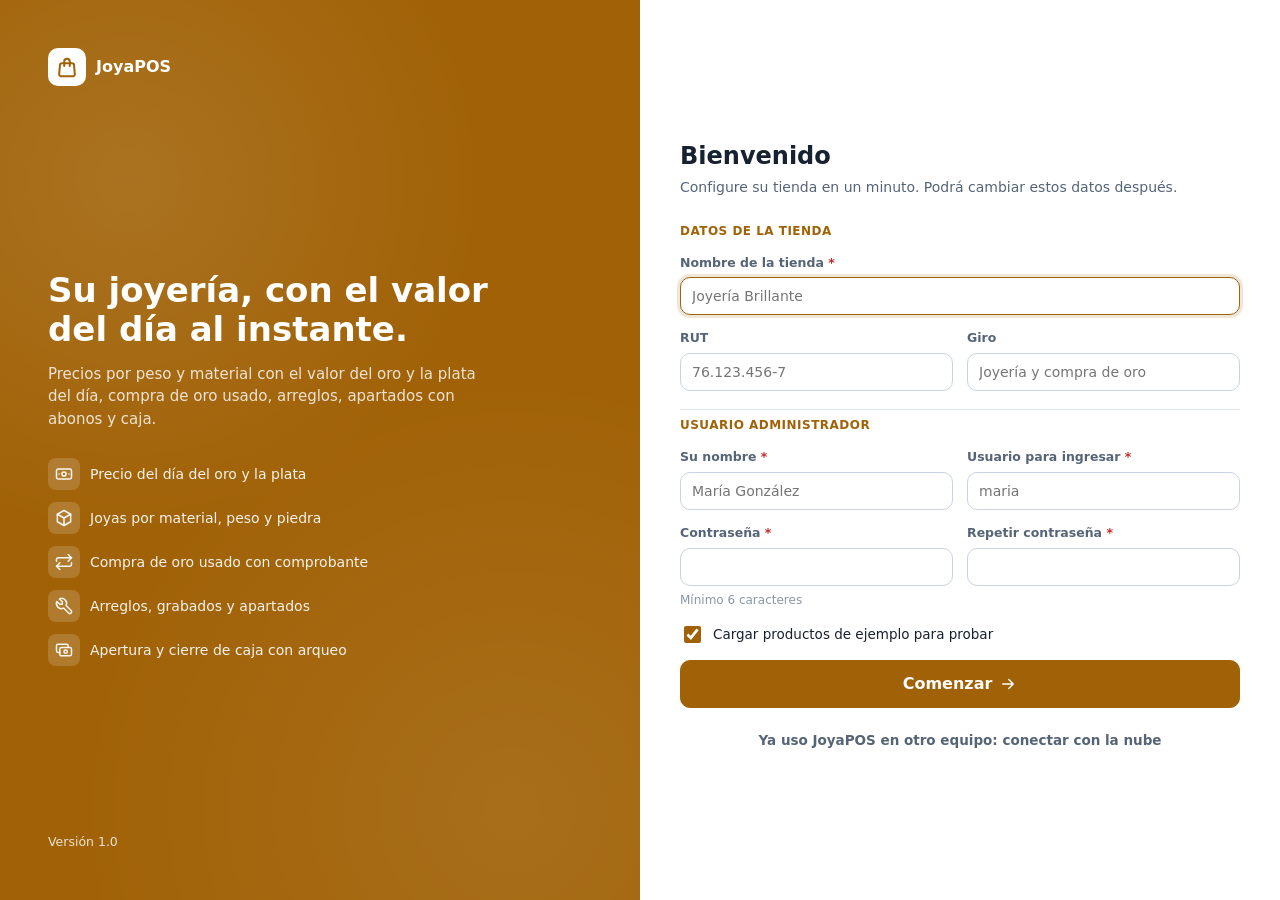
<file: joya/index.html>
<!DOCTYPE html>
<html lang="es">
<head>
    <meta charset="utf-8">
    <meta name="viewport" content="width=device-width, initial-scale=1, viewport-fit=cover">
    <title>JoyaPOS</title>

    <meta name="theme-color" content="#a16207">
    <meta name="description" content="Sistema para joyerías: precio del día, joyas por peso y material, compra de oro, arreglos y apartados">

    <!-- Aplicación instalable (Android y iPhone) -->
    <link rel="manifest" href="manifest.webmanifest">
    <link rel="icon" type="image/png" sizes="192x192" href="iconos/icono-192.png">
    <link rel="apple-touch-icon" href="iconos/apple-touch-icon.png">
    <meta name="apple-mobile-web-app-capable" content="yes">
    <meta name="mobile-web-app-capable" content="yes">
    <meta name="apple-mobile-web-app-status-bar-style" content="default">
    <meta name="apple-mobile-web-app-title" content="JoyaPOS">
    <meta name="format-detection" content="telephone=no">

    <script src="js/tema.js"></script>
    <script src="js/modo.js"></script>
    <script src="js/rubro.js"></script>
    <link rel="stylesheet" href="css/estilos.css">
</head>
<body>

    <noscript>Este sistema necesita JavaScript activado.</noscript>

    <script src="js/base.js"></script>
    <script src="js/datos.js"></script>
    <script src="js/fotos.js"></script>
    <script src="js/movil.js"></script>
    <script src="js/lector.js"></script>
    <script src="js/impresion.js"></script>
    <script src="js/vendor/supabase.js"></script>
    <script src="js/nube-config.js"></script>
    <script src="js/nube.js"></script>
    <script src="js/datos-ejemplo.js"></script>

    <script src="js/modulos/inicio.js"></script>
    <script src="js/modulos/vender.js"></script>
    <script src="js/modulos/ventas.js"></script>
    <script src="js/modulos/caja.js"></script>
    <script src="js/modulos/productos.js"></script>
    <script src="js/modulos/inventario.js"></script>
    <script src="js/modulos/clientes.js"></script>
    <script src="js/modulos/ordenes.js"></script>
    <script src="js/modulos/precios.js"></script>
    <script src="js/modulos/compraoro.js"></script>
    <script src="js/modulos/reportes.js"></script>
    <script src="js/modulos/configuracion.js"></script>

    <script src="js/vendor/jspdf.umd.min.js"></script>
    <script src="js/vendor/html2canvas.min.js"></script>
    <script src="js/pdf-universal.js"></script>
    <script src="js/app.js"></script>

</body>
</html>
</file>
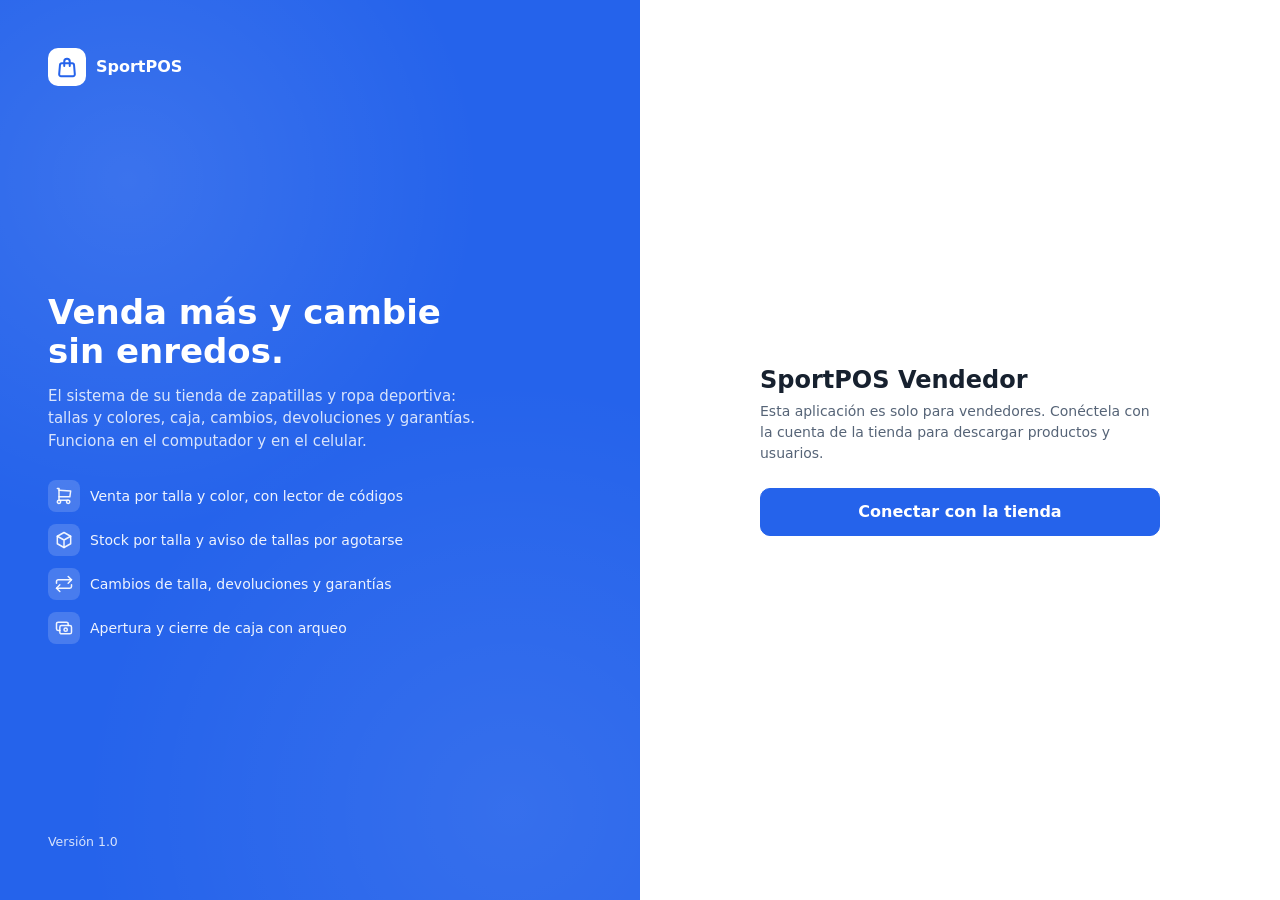
<file: sportpos-vendedor/index.html>
<!DOCTYPE html>
<html lang="es">
<head>
    <meta charset="utf-8">
    <meta name="viewport" content="width=device-width, initial-scale=1, viewport-fit=cover">
    <title>SportPOS Vendedor</title>

    <meta name="theme-color" content="#2563eb">
    <meta name="description" content="Punto de venta y posventa para zapatillas y ropa deportiva">

    <!-- Aplicación instalable (Android y iPhone) -->
    <link rel="manifest" href="manifest.webmanifest">
    <link rel="icon" type="image/png" sizes="192x192" href="iconos/icono-192.png">
    <link rel="apple-touch-icon" href="iconos/apple-touch-icon.png">
    <meta name="apple-mobile-web-app-capable" content="yes">
    <meta name="mobile-web-app-capable" content="yes">
    <meta name="apple-mobile-web-app-status-bar-style" content="default">
    <meta name="apple-mobile-web-app-title" content="SportPOS Vend.">
    <meta name="format-detection" content="telephone=no">

    <script src="js/tema.js"></script>
    <script src="js/modo.js"></script>
    <link rel="stylesheet" href="css/estilos.css">
</head>
<body>

    <noscript>Este sistema necesita JavaScript activado.</noscript>

    <script src="js/base.js"></script>
    <script src="js/datos.js"></script>
    <script src="js/fotos.js"></script>
    <script src="js/movil.js"></script>
    <script src="js/lector.js"></script>
    <script src="js/impresion.js"></script>
    <script src="js/vendor/supabase.js"></script>
    <script src="js/nube-config.js"></script>
    <script src="js/nube.js"></script>
    <script src="js/datos-ejemplo.js"></script>

    <script src="js/modulos/inicio.js"></script>
    <script src="js/modulos/vender.js"></script>
    <script src="js/modulos/ventas.js"></script>
    <script src="js/modulos/caja.js"></script>
    <script src="js/modulos/posventa.js"></script>
    <script src="js/modulos/productos.js"></script>
    <script src="js/modulos/inventario.js"></script>
    <script src="js/modulos/reportes.js"></script>
    <script src="js/modulos/configuracion.js"></script>

    <script src="js/vendor/jspdf.umd.min.js"></script>
    <script src="js/vendor/html2canvas.min.js"></script>
    <script src="js/pdf-universal.js"></script>
    <script src="js/app.js"></script>

</body>
</html>
</file>
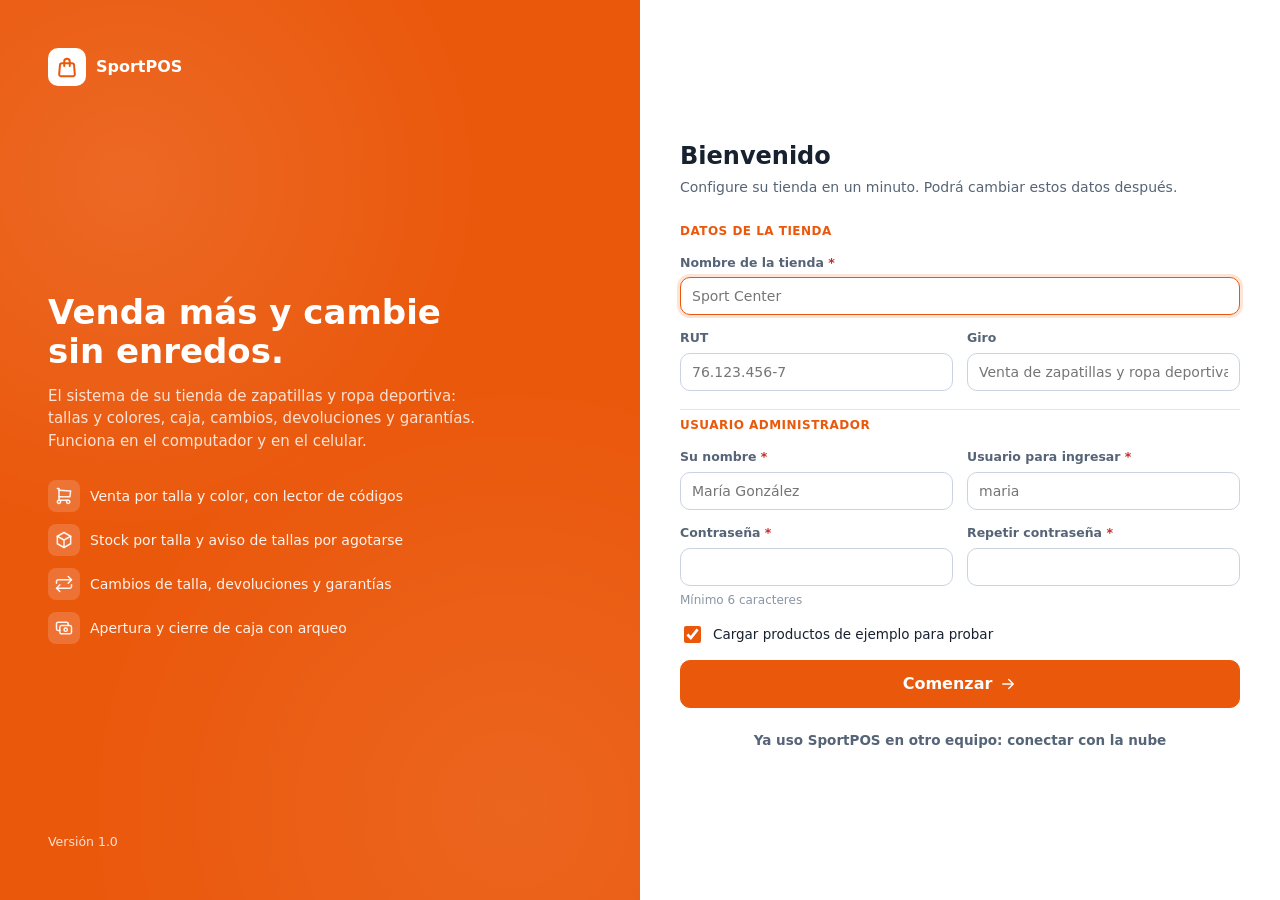
<file: sportpos/index.html>
<!DOCTYPE html>
<html lang="es">
<head>
    <meta charset="utf-8">
    <meta name="viewport" content="width=device-width, initial-scale=1, viewport-fit=cover">
    <title>SportPOS</title>

    <meta name="theme-color" content="#ea580c">
    <meta name="description" content="Punto de venta y posventa para zapatillas y ropa deportiva">

    <!-- Aplicación instalable (Android y iPhone) -->
    <link rel="manifest" href="manifest.webmanifest">
    <link rel="icon" type="image/png" sizes="192x192" href="iconos/icono-192.png">
    <link rel="apple-touch-icon" href="iconos/apple-touch-icon.png">
    <meta name="apple-mobile-web-app-capable" content="yes">
    <meta name="mobile-web-app-capable" content="yes">
    <meta name="apple-mobile-web-app-status-bar-style" content="default">
    <meta name="apple-mobile-web-app-title" content="SportPOS">
    <meta name="format-detection" content="telephone=no">

    <script src="js/tema.js"></script>
    <script src="js/modo.js"></script>
    <link rel="stylesheet" href="css/estilos.css">
</head>
<body>

    <noscript>Este sistema necesita JavaScript activado.</noscript>

    <script src="js/base.js"></script>
    <script src="js/datos.js"></script>
    <script src="js/fotos.js"></script>
    <script src="js/movil.js"></script>
    <script src="js/lector.js"></script>
    <script src="js/impresion.js"></script>
    <script src="js/vendor/supabase.js"></script>
    <script src="js/nube-config.js"></script>
    <script src="js/nube.js"></script>
    <script src="js/datos-ejemplo.js"></script>

    <script src="js/modulos/inicio.js"></script>
    <script src="js/modulos/vender.js"></script>
    <script src="js/modulos/ventas.js"></script>
    <script src="js/modulos/caja.js"></script>
    <script src="js/modulos/posventa.js"></script>
    <script src="js/modulos/productos.js"></script>
    <script src="js/modulos/inventario.js"></script>
    <script src="js/modulos/reportes.js"></script>
    <script src="js/modulos/configuracion.js"></script>

    <script src="js/vendor/jspdf.umd.min.js"></script>
    <script src="js/vendor/html2canvas.min.js"></script>
    <script src="js/pdf-universal.js"></script>
    <script src="js/app.js"></script>

</body>
</html>
</file>
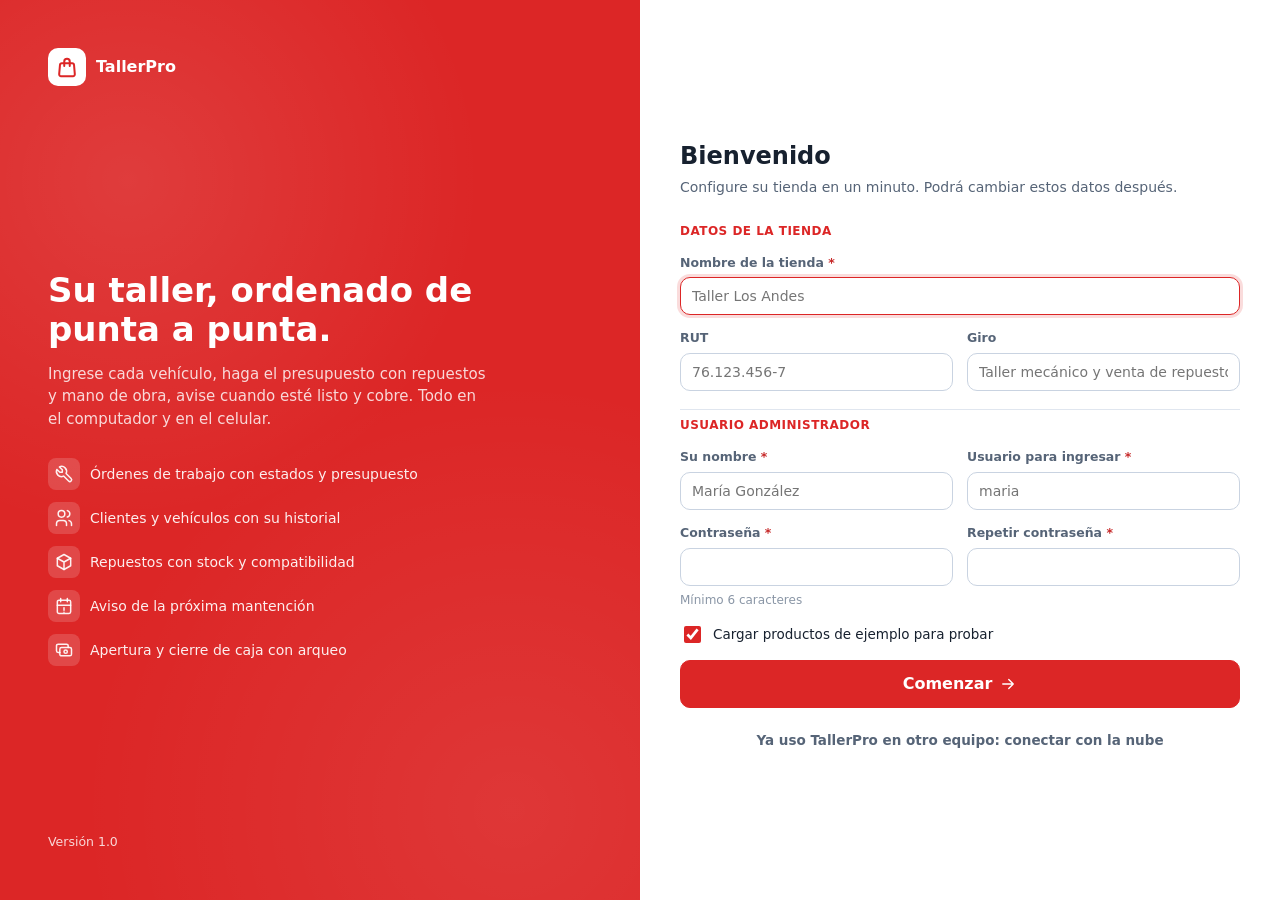
<file: taller/index.html>
<!DOCTYPE html>
<html lang="es">
<head>
    <meta charset="utf-8">
    <meta name="viewport" content="width=device-width, initial-scale=1, viewport-fit=cover">
    <title>TallerPro</title>

    <meta name="theme-color" content="#dc2626">
    <meta name="description" content="Sistema para talleres mecánicos: órdenes de trabajo, vehículos, repuestos y caja">

    <!-- Aplicación instalable (Android y iPhone) -->
    <link rel="manifest" href="manifest.webmanifest">
    <link rel="icon" type="image/png" sizes="192x192" href="iconos/icono-192.png">
    <link rel="apple-touch-icon" href="iconos/apple-touch-icon.png">
    <meta name="apple-mobile-web-app-capable" content="yes">
    <meta name="mobile-web-app-capable" content="yes">
    <meta name="apple-mobile-web-app-status-bar-style" content="default">
    <meta name="apple-mobile-web-app-title" content="TallerPro">
    <meta name="format-detection" content="telephone=no">

    <script src="js/tema.js"></script>
    <script src="js/modo.js"></script>
    <script src="js/rubro.js"></script>
    <link rel="stylesheet" href="css/estilos.css">
</head>
<body>

    <noscript>Este sistema necesita JavaScript activado.</noscript>

    <script src="js/base.js"></script>
    <script src="js/datos.js"></script>
    <script src="js/fotos.js"></script>
    <script src="js/movil.js"></script>
    <script src="js/lector.js"></script>
    <script src="js/impresion.js"></script>
    <script src="js/vendor/supabase.js"></script>
    <script src="js/nube-config.js"></script>
    <script src="js/nube.js"></script>
    <script src="js/datos-ejemplo.js"></script>

    <script src="js/modulos/inicio.js"></script>
    <script src="js/modulos/vender.js"></script>
    <script src="js/modulos/ventas.js"></script>
    <script src="js/modulos/caja.js"></script>
    <script src="js/modulos/productos.js"></script>
    <script src="js/modulos/inventario.js"></script>
    <script src="js/modulos/clientes.js"></script>
    <script src="js/modulos/ordenes.js"></script>
    <script src="js/modulos/reportes.js"></script>
    <script src="js/modulos/configuracion.js"></script>

    <script src="js/vendor/jspdf.umd.min.js"></script>
    <script src="js/vendor/html2canvas.min.js"></script>
    <script src="js/pdf-universal.js"></script>
    <script src="js/app.js"></script>

</body>
</html>
</file>
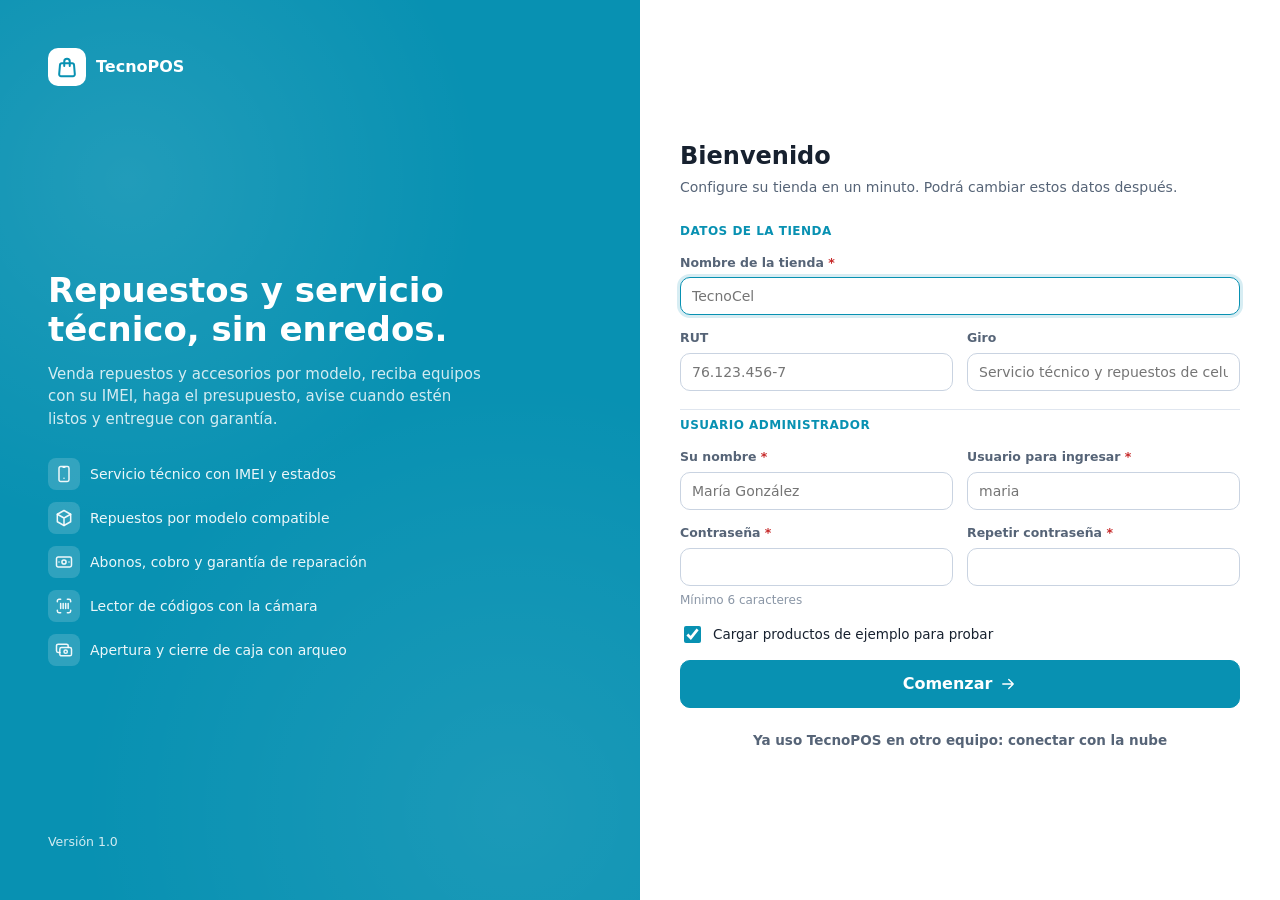
<file: tecno/index.html>
<!DOCTYPE html>
<html lang="es">
<head>
    <meta charset="utf-8">
    <meta name="viewport" content="width=device-width, initial-scale=1, viewport-fit=cover">
    <title>TecnoPOS</title>

    <meta name="theme-color" content="#0891b2">
    <meta name="description" content="Sistema para electrónica y repuestos de celulares: servicio técnico, IMEI, repuestos y caja">

    <!-- Aplicación instalable (Android y iPhone) -->
    <link rel="manifest" href="manifest.webmanifest">
    <link rel="icon" type="image/png" sizes="192x192" href="iconos/icono-192.png">
    <link rel="apple-touch-icon" href="iconos/apple-touch-icon.png">
    <meta name="apple-mobile-web-app-capable" content="yes">
    <meta name="mobile-web-app-capable" content="yes">
    <meta name="apple-mobile-web-app-status-bar-style" content="default">
    <meta name="apple-mobile-web-app-title" content="TecnoPOS">
    <meta name="format-detection" content="telephone=no">

    <script src="js/tema.js"></script>
    <script src="js/modo.js"></script>
    <script src="js/rubro.js"></script>
    <link rel="stylesheet" href="css/estilos.css">
</head>
<body>

    <noscript>Este sistema necesita JavaScript activado.</noscript>

    <script src="js/base.js"></script>
    <script src="js/datos.js"></script>
    <script src="js/fotos.js"></script>
    <script src="js/movil.js"></script>
    <script src="js/lector.js"></script>
    <script src="js/impresion.js"></script>
    <script src="js/vendor/supabase.js"></script>
    <script src="js/nube-config.js"></script>
    <script src="js/nube.js"></script>
    <script src="js/datos-ejemplo.js"></script>

    <script src="js/modulos/inicio.js"></script>
    <script src="js/modulos/vender.js"></script>
    <script src="js/modulos/ventas.js"></script>
    <script src="js/modulos/caja.js"></script>
    <script src="js/modulos/productos.js"></script>
    <script src="js/modulos/inventario.js"></script>
    <script src="js/modulos/clientes.js"></script>
    <script src="js/modulos/ordenes.js"></script>
    <script src="js/modulos/reportes.js"></script>
    <script src="js/modulos/configuracion.js"></script>

    <script src="js/vendor/jspdf.umd.min.js"></script>
    <script src="js/vendor/html2canvas.min.js"></script>
    <script src="js/pdf-universal.js"></script>
    <script src="js/app.js"></script>

</body>
</html>
</file>
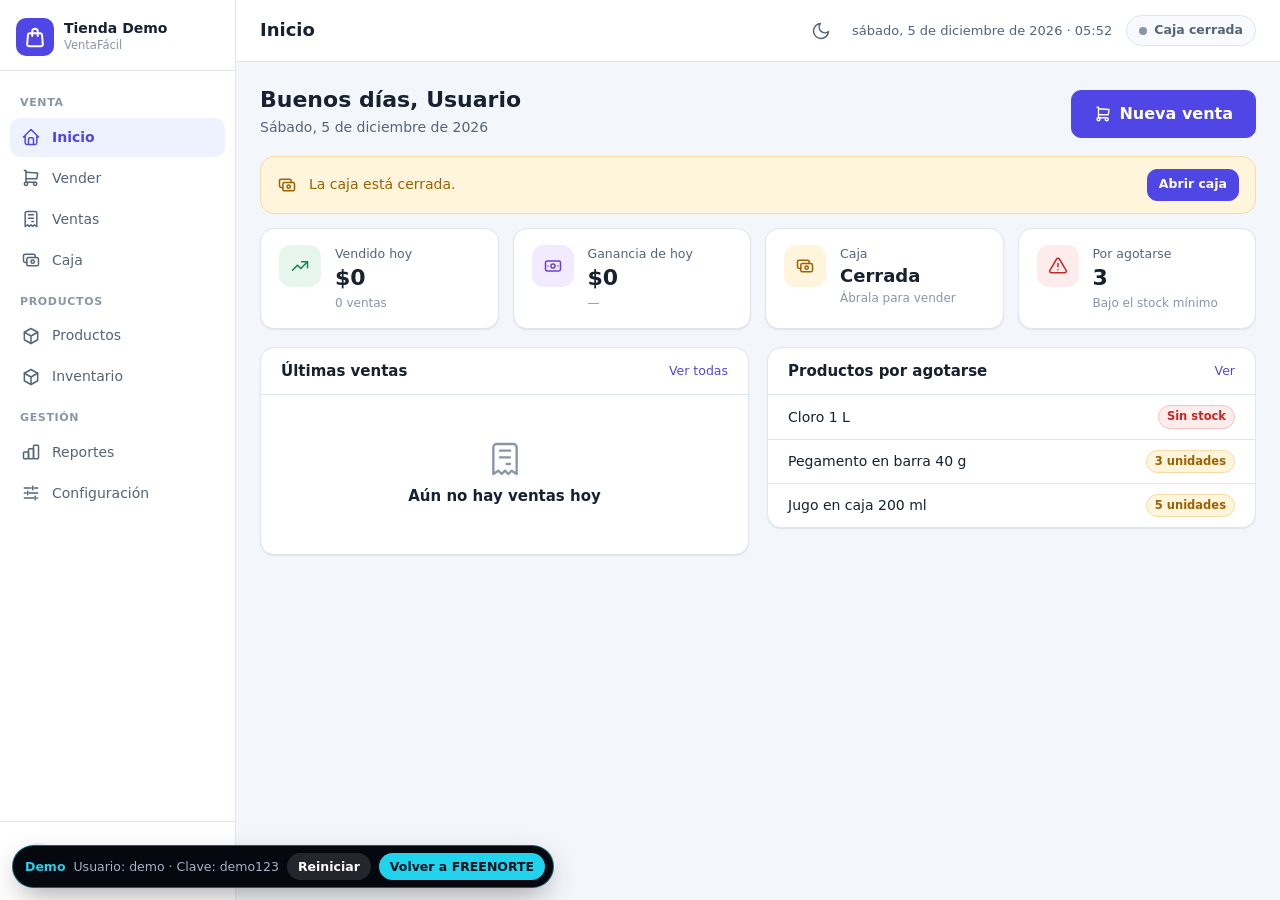
<file: demos/articulos/index.html>
<!DOCTYPE html>
<html lang="es">
<head>
    <meta charset="utf-8">
    <meta name="viewport" content="width=device-width, initial-scale=1, viewport-fit=cover">
    <title>Demo · VentaFácil</title>

    <meta name="theme-color" content="#4f46e5">
    <meta name="description" content="Punto de venta simple para tiendas">

    <!-- Aplicación instalable (Android y iPhone) -->
    <link rel="manifest" href="manifest.webmanifest">
    <link rel="icon" type="image/png" sizes="192x192" href="iconos/icono-192.png">
    <link rel="apple-touch-icon" href="iconos/apple-touch-icon.png">
    <meta name="apple-mobile-web-app-capable" content="yes">
    <meta name="mobile-web-app-capable" content="yes">
    <meta name="apple-mobile-web-app-status-bar-style" content="default">
    <meta name="apple-mobile-web-app-title" content="VentaFácil">
    <meta name="format-detection" content="telephone=no">

    <script src="js/tema.js"></script>
    <link rel="stylesheet" href="css/estilos.css">
</head>
<body>

    <noscript>Este sistema necesita JavaScript activado.</noscript>

    <script src="js/base.js"></script>
    <script src="js/datos.js"></script>
    <script src="js/fotos.js"></script>
    <script src="js/movil.js"></script>
    <script src="js/impresion.js"></script>
    <script src="js/datos-ejemplo.js"></script>

    <script src="js/modulos/inicio.js"></script>
    <script src="js/modulos/vender.js"></script>
    <script src="js/modulos/ventas.js"></script>
    <script src="js/modulos/caja.js"></script>
    <script src="js/modulos/productos.js"></script>
    <script src="js/modulos/inventario.js"></script>
    <script src="js/modulos/reportes.js"></script>
    <script src="js/modulos/configuracion.js"></script>

    <!-- Demostración de FREENORTE -->


    <script src="../demo.js" data-sistema="articulos"></script>

    <script src="js/app.js"></script>

</body>
</html>
</file>
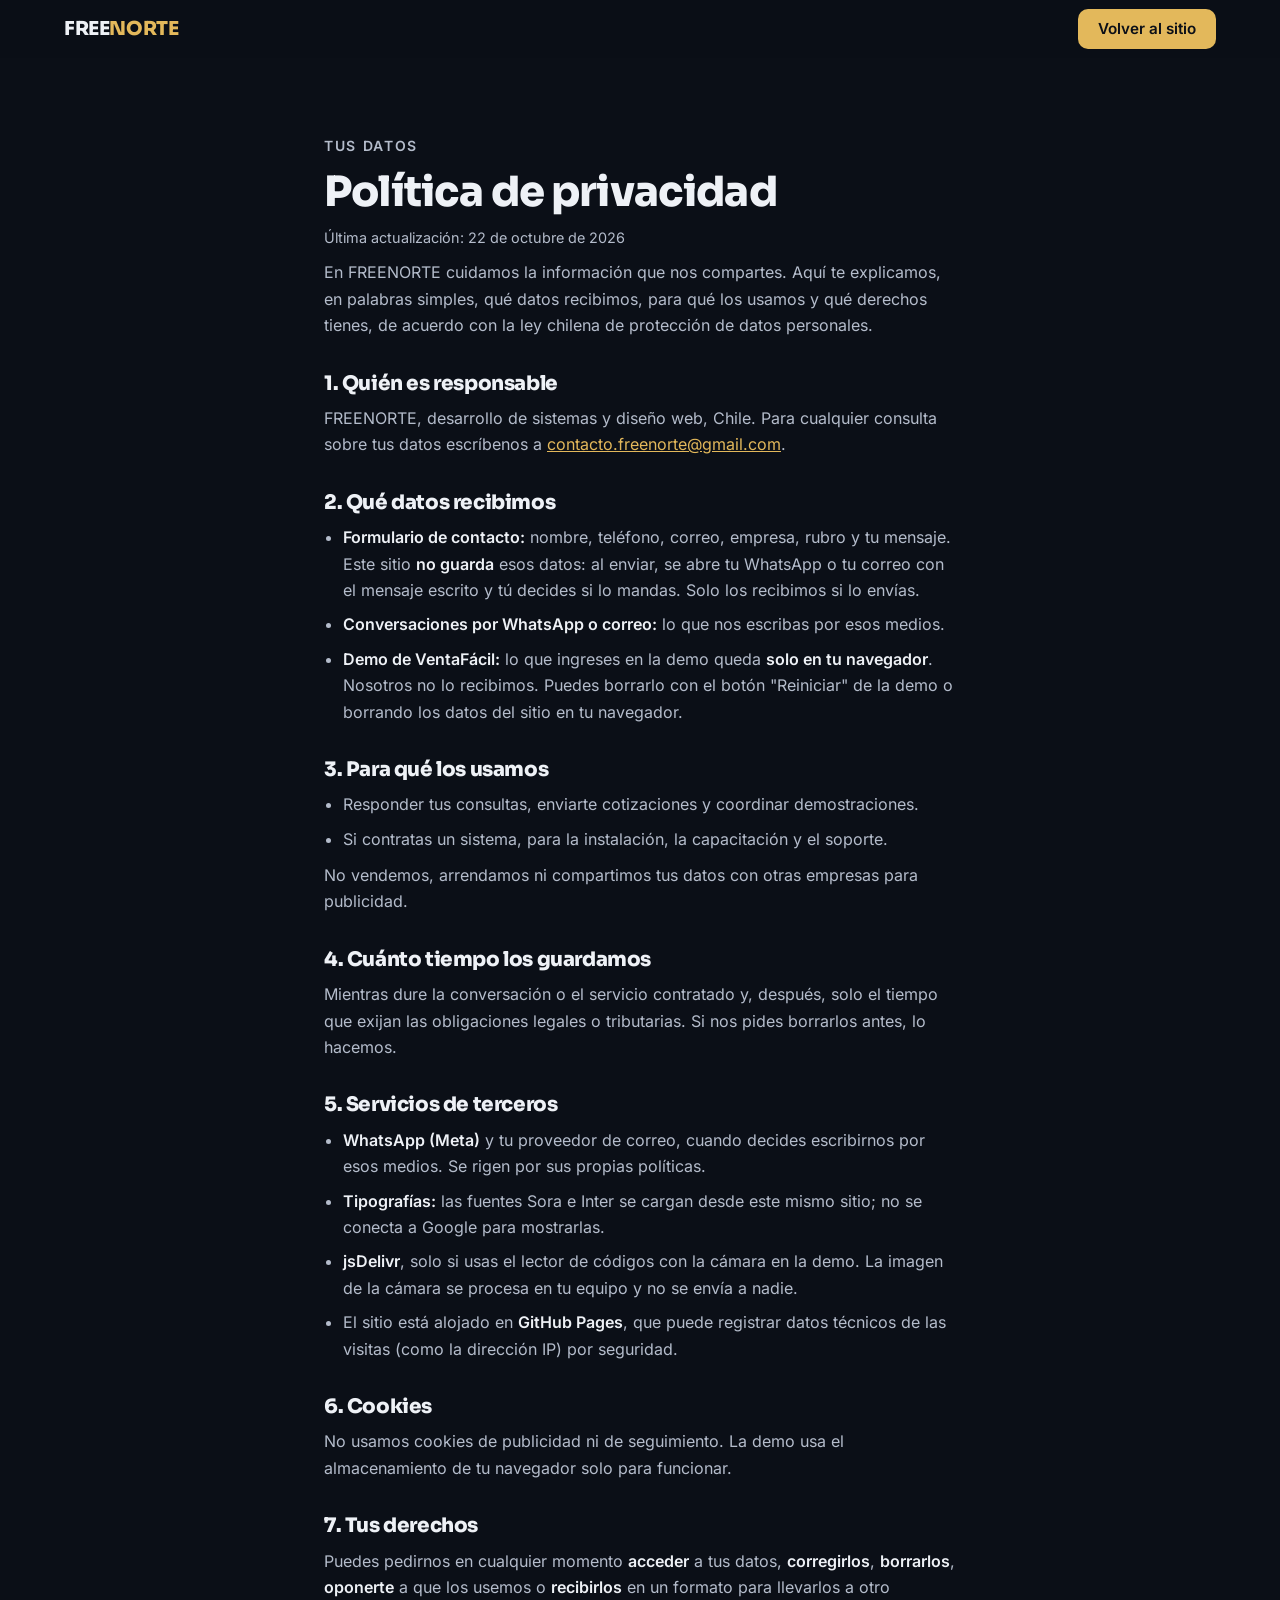
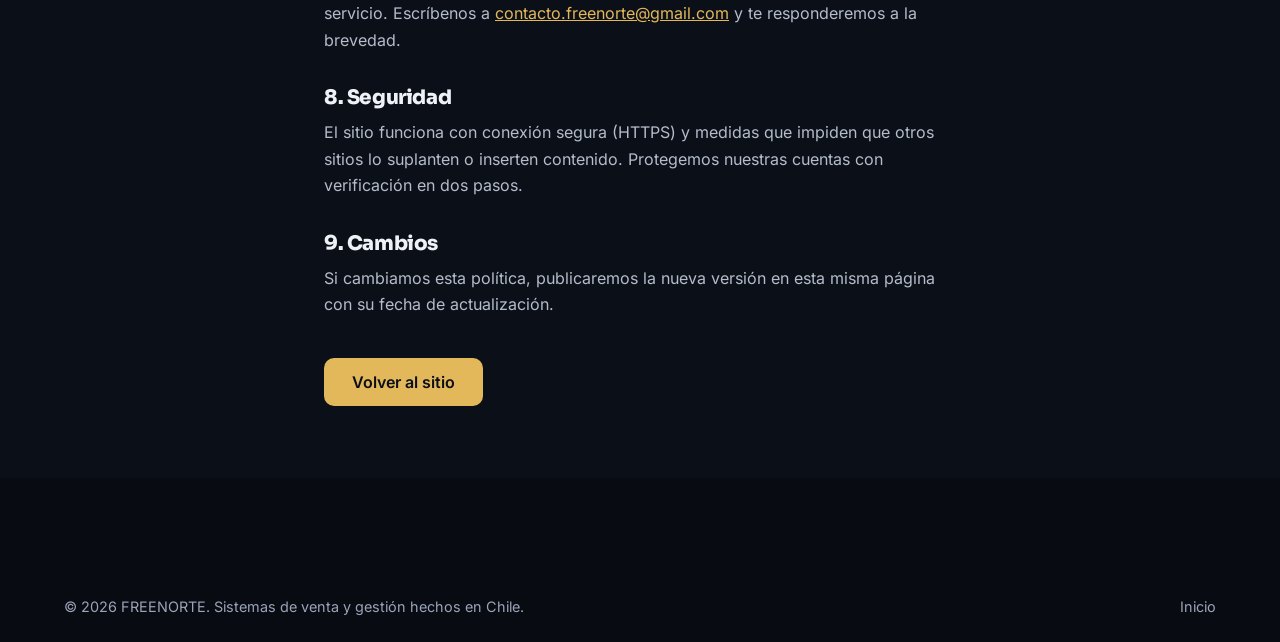
<file: privacidad.html>
<!DOCTYPE html>
<html lang="es" data-tema="noche">
<head>
  <meta charset="utf-8">
  <meta name="viewport" content="width=device-width, initial-scale=1">
  <title>Política de privacidad | FREENORTE</title>
  <meta name="description" content="Qué datos recibe FREENORTE, para qué los usa y qué derechos tienes.">
  <meta name="theme-color" content="#0b0f17">
  <link rel="icon" href="assets/img/logo/favicon.svg" type="image/svg+xml">
  <link rel="preload" href="assets/fonts/sora-latin-800-normal.woff2" as="font" type="font/woff2" crossorigin>
  <script>try{var t=localStorage.getItem('fn-tema2');if(t==='dia'||t==='noche')document.documentElement.setAttribute('data-tema',t);}catch(e){}</script>
  <link rel="stylesheet" href="assets/css/sitio.css">
</head>
<body class="pagina-interna">
  <header class="cabecera is-bajo">
    <a class="marca" href="index.html" aria-label="FREENORTE, inicio"><span>FREE</span><span class="marca__n">NORTE</span></a>
    <div class="cabecera__acciones" style="margin-left:auto"><a class="boton boton--cabecera" href="index.html">Volver al sitio</a></div>
  </header>
  <main class="pagina">
<p class="etiqueta">Tus datos</p>
    <h1>Política de privacidad</h1>
    <p class="pagina__fecha">Última actualización: 22 de octubre de 2026</p>

    <p>En FREENORTE cuidamos la información que nos compartes. Aquí te explicamos, en palabras simples, qué datos recibimos, para qué los usamos y qué derechos tienes, de acuerdo con la ley chilena de protección de datos personales.</p>

    <h2>1. Quién es responsable</h2>
    <p>FREENORTE, desarrollo de sistemas y diseño web, Chile. Para cualquier consulta sobre tus datos escríbenos a <a href="mailto:contacto.freenorte@gmail.com">contacto.freenorte@gmail.com</a>.</p>

    <h2>2. Qué datos recibimos</h2>
    <ul>
      <li><strong>Formulario de contacto:</strong> nombre, teléfono, correo, empresa, rubro y tu mensaje. Este sitio <strong>no guarda</strong> esos datos: al enviar, se abre tu WhatsApp o tu correo con el mensaje escrito y tú decides si lo mandas. Solo los recibimos si lo envías.</li>
      <li><strong>Conversaciones por WhatsApp o correo:</strong> lo que nos escribas por esos medios.</li>
      <li><strong>Demo de VentaFácil:</strong> lo que ingreses en la demo queda <strong>solo en tu navegador</strong>. Nosotros no lo recibimos. Puedes borrarlo con el botón "Reiniciar" de la demo o borrando los datos del sitio en tu navegador.</li>
    </ul>

    <h2>3. Para qué los usamos</h2>
    <ul>
      <li>Responder tus consultas, enviarte cotizaciones y coordinar demostraciones.</li>
      <li>Si contratas un sistema, para la instalación, la capacitación y el soporte.</li>
    </ul>
    <p>No vendemos, arrendamos ni compartimos tus datos con otras empresas para publicidad.</p>

    <h2>4. Cuánto tiempo los guardamos</h2>
    <p>Mientras dure la conversación o el servicio contratado y, después, solo el tiempo que exijan las obligaciones legales o tributarias. Si nos pides borrarlos antes, lo hacemos.</p>

    <h2>5. Servicios de terceros</h2>
    <ul>
      <li><strong>WhatsApp (Meta)</strong> y tu proveedor de correo, cuando decides escribirnos por esos medios. Se rigen por sus propias políticas.</li>
      <li><strong>Tipografías:</strong> las fuentes Sora e Inter se cargan desde este mismo sitio; no se conecta a Google para mostrarlas.</li>
      <li><strong>jsDelivr</strong>, solo si usas el lector de códigos con la cámara en la demo. La imagen de la cámara se procesa en tu equipo y no se envía a nadie.</li>
      <li>El sitio está alojado en <strong>GitHub Pages</strong>, que puede registrar datos técnicos de las visitas (como la dirección IP) por seguridad.</li>
    </ul>

    <h2>6. Cookies</h2>
    <p>No usamos cookies de publicidad ni de seguimiento. La demo usa el almacenamiento de tu navegador solo para funcionar.</p>

    <h2>7. Tus derechos</h2>
    <p>Puedes pedirnos en cualquier momento <strong>acceder</strong> a tus datos, <strong>corregirlos</strong>, <strong>borrarlos</strong>, <strong>oponerte</strong> a que los usemos o <strong>recibirlos</strong> en un formato para llevarlos a otro servicio. Escríbenos a <a href="mailto:contacto.freenorte@gmail.com">contacto.freenorte@gmail.com</a> y te responderemos a la brevedad.</p>

    <h2>8. Seguridad</h2>
    <p>El sitio funciona con conexión segura (HTTPS) y medidas que impiden que otros sitios lo suplanten o inserten contenido. Protegemos nuestras cuentas con verificación en dos pasos.</p>

    <h2>9. Cambios</h2>
    <p>Si cambiamos esta política, publicaremos la nueva versión en esta misma página con su fecha de actualización.</p>

        <a class="boton boton--oro pagina__volver" href="index.html">Volver al sitio</a>
  </main>
  <footer class="pie"><div class="pie__legal"><p>© <span data-year>2026</span> FREENORTE. Sistemas de venta y gestión hechos en Chile.</p><a href="index.html">Inicio</a></div></footer>
  <script>document.querySelectorAll('[data-year]').forEach(function(e){e.textContent=new Date().getFullYear()});</script>
</body>
</html>
</file>
<file: joya/css/estilos.css>
/* ==========================================
   JOYAPOS — ESTILOS
   Índigo y blanco, limpio y simple
   ========================================== */

:root {
    --azul: #a16207;
    --azul-hover: #854d0e;
    --azul-oscuro: #713f12;
    --azul-claro: #fefce8;
    --azul-borde: #fde047;

    --fondo: #f3f6fb;
    --blanco: #ffffff;
    --superficie: #f8fafd;

    --texto: #17212f;
    --texto-2: #566477;
    --texto-3: #8a96a6;

    --borde: #e0e6ef;
    --borde-fuerte: #c9d3e1;

    --verde: #13804b;
    --verde-fondo: #e6f6ed;
    --amarillo: #9a6200;
    --amarillo-fondo: #fff4dc;
    --rojo: #c62828;
    --rojo-fondo: #fdecec;
    --morado: #6d3fd0;
    --morado-fondo: #f1ebfd;

    --radio: 10px;
    --radio-grande: 14px;
    --sombra: 0 1px 2px rgba(16, 33, 60, 0.06), 0 1px 1px rgba(16, 33, 60, 0.03);
    --sombra-modal: 0 20px 50px rgba(16, 33, 60, 0.25);

    --ancho-menu: 236px;
}

* {
    box-sizing: border-box;
}

html,
body {
    margin: 0;
    padding: 0;
}

body {
    font-family: "Segoe UI", system-ui, -apple-system, Roboto, Arial, sans-serif;
    font-size: 14px;
    line-height: 1.5;
    color: var(--texto);
    background: var(--fondo);
    -webkit-font-smoothing: antialiased;
}

h1, h2, h3, h4 {
    margin: 0;
    font-weight: 600;
    line-height: 1.25;
}

h1 { font-size: 22px; }
h2 { font-size: 18px; }
h3 { font-size: 15px; }

p { margin: 0; }

a {
    color: var(--azul);
    text-decoration: none;
}

.icono {
    width: 20px;
    height: 20px;
    flex-shrink: 0;
    stroke: currentColor;
    fill: none;
    stroke-width: 1.8;
    stroke-linecap: round;
    stroke-linejoin: round;
    vertical-align: middle;
}

.oculto { display: none !important; }
.texto-2 { color: var(--texto-2); }
.texto-3 { color: var(--texto-3); }
.chico { font-size: 12.5px; }
.derecha { text-align: right; }
.centro { text-align: center; }
.nowrap { white-space: nowrap; }
.negrita { font-weight: 600; }
.verde { color: var(--verde); }
.rojo { color: var(--rojo); }
.amarillo { color: var(--amarillo); }
.azul { color: var(--azul); }

/* ==========================================
   CONTROLES
   ========================================== */

.btn {
    display: inline-flex;
    align-items: center;
    justify-content: center;
    gap: 7px;
    height: 38px;
    padding: 0 16px;
    font: inherit;
    font-weight: 600;
    font-size: 13.5px;
    border-radius: var(--radio);
    border: 1px solid var(--borde-fuerte);
    background: var(--blanco);
    color: var(--texto);
    cursor: pointer;
    white-space: nowrap;
    transition: background 0.12s, border-color 0.12s, transform 0.05s;
}

.btn:hover { background: var(--superficie); border-color: var(--texto-3); }
.btn:active { transform: scale(0.98); }
.btn .icono { width: 18px; height: 18px; }

.btn-primario {
    background: var(--azul);
    border-color: var(--azul);
    color: #fff;
}

.btn-primario:hover { background: var(--azul-hover); border-color: var(--azul-hover); }

.btn-peligro {
    background: var(--blanco);
    border-color: #f0b8b8;
    color: var(--rojo);
}

.btn-peligro:hover { background: var(--rojo-fondo); border-color: var(--rojo); }

.btn-exito {
    background: var(--verde);
    border-color: var(--verde);
    color: #fff;
}

.btn-exito:hover { background: #0f6b3e; }

.btn-fantasma {
    border-color: transparent;
    background: transparent;
    color: var(--texto-2);
}

.btn-fantasma:hover { background: var(--azul-claro); color: var(--azul); border-color: transparent; }

.btn-chico { height: 32px; padding: 0 11px; font-size: 12.5px; }
.btn-grande { height: 48px; padding: 0 22px; font-size: 16px; }
.btn-bloque { width: 100%; }

.btn-icono {
    width: 34px;
    height: 34px;
    padding: 0;
}

.btn[disabled] {
    opacity: 0.5;
    cursor: not-allowed;
}

input,
select,
textarea {
    font: inherit;
    color: var(--texto);
    background: var(--blanco);
    border: 1px solid var(--borde-fuerte);
    border-radius: var(--radio);
    height: 38px;
    padding: 0 11px;
    width: 100%;
    outline: none;
    transition: border-color 0.12s, box-shadow 0.12s;
}

textarea {
    height: auto;
    min-height: 70px;
    padding: 9px 11px;
    resize: vertical;
}

input:focus,
select:focus,
textarea:focus {
    border-color: var(--azul);
    box-shadow: 0 0 0 3px rgba(161, 98, 7, 0.16);
}

input[type="checkbox"],
input[type="radio"] {
    width: 17px;
    height: 17px;
    padding: 0;
    accent-color: var(--azul);
    box-shadow: none;
    flex-shrink: 0;
}

input[type="file"] {
    height: auto;
    padding: 8px;
}

.campo {
    display: flex;
    flex-direction: column;
    gap: 5px;
    min-width: 0;
}

.campo > label,
.etiqueta {
    font-size: 12.5px;
    font-weight: 600;
    color: var(--texto-2);
}

.campo .ayuda {
    font-size: 12px;
    color: var(--texto-3);
}

.requerido::after {
    content: " *";
    color: var(--rojo);
}

.check {
    display: flex;
    align-items: center;
    gap: 9px;
    cursor: pointer;
    font-size: 13.5px;
    user-select: none;
}

.rejilla {
    display: grid;
    gap: 14px;
}

.rejilla-2 { grid-template-columns: repeat(2, minmax(0, 1fr)); }
.rejilla-3 { grid-template-columns: repeat(3, minmax(0, 1fr)); }
.rejilla-4 { grid-template-columns: repeat(4, minmax(0, 1fr)); }
.col-todo { grid-column: 1 / -1; }

.seccion-form {
    font-size: 12px;
    font-weight: 700;
    letter-spacing: 0.04em;
    text-transform: uppercase;
    color: var(--azul);
    padding-top: 6px;
    border-top: 1px solid var(--borde);
    margin-top: 4px;
}

.seccion-form:first-child {
    border-top: none;
    padding-top: 0;
    margin-top: 0;
}

.fila {
    display: flex;
    align-items: center;
    gap: 10px;
    flex-wrap: wrap;
}

.fila-entre {
    display: flex;
    align-items: center;
    justify-content: space-between;
    gap: 10px;
    flex-wrap: wrap;
}

.espacio { flex: 1; }

/* ==========================================
   INSIGNIAS
   ========================================== */

.badge {
    display: inline-flex;
    align-items: center;
    gap: 4px;
    font-size: 11.5px;
    font-weight: 600;
    padding: 2px 8px;
    border-radius: 999px;
    white-space: nowrap;
    background: var(--superficie);
    color: var(--texto-2);
    border: 1px solid var(--borde);
    line-height: 1.5;
}

.b-libre, .b-ok { background: var(--verde-fondo); color: var(--verde); border-color: #bfe6cf; }
.b-simple, .b-aviso { background: var(--amarillo-fondo); color: var(--amarillo); border-color: #f5dca6; }
.b-retenida, .b-peligro { background: var(--rojo-fondo); color: var(--rojo); border-color: #f5c2c2; }
.b-cheque { background: var(--morado-fondo); color: var(--morado); border-color: #d9c9fa; }
.b-azul, .b-bio { background: var(--azul-claro); color: var(--azul); border-color: var(--azul-borde); }
.b-frio { background: #e7f6fb; color: #0b6b8a; border-color: #b7e2ef; }

/* ==========================================
   PANTALLAS DE ACCESO (inicio, login)
   ========================================== */

.acceso {
    min-height: 100vh;
    display: grid;
    grid-template-columns: minmax(0, 1fr) minmax(0, 1fr);
}

.acceso-lado {
    background: var(--azul);
    background-image:
        radial-gradient(circle at 20% 20%, rgba(255, 255, 255, 0.10) 0, transparent 40%),
        radial-gradient(circle at 80% 90%, rgba(255, 255, 255, 0.08) 0, transparent 45%);
    color: #fff;
    padding: 48px;
    display: flex;
    flex-direction: column;
    justify-content: space-between;
}

.acceso-lado h1 {
    font-size: 34px;
    line-height: 1.15;
    margin: 18px 0 14px;
    max-width: 460px;
}

.acceso-lado p {
    color: rgba(255, 255, 255, 0.82);
    font-size: 15px;
    max-width: 440px;
}

.acceso-lista {
    list-style: none;
    padding: 0;
    margin: 28px 0 0;
    display: grid;
    gap: 12px;
}

.acceso-lista li {
    display: flex;
    gap: 10px;
    align-items: center;
    color: rgba(255, 255, 255, 0.92);
}

.acceso-lista .icono {
    background: rgba(255, 255, 255, 0.16);
    border-radius: 8px;
    padding: 6px;
    width: 32px;
    height: 32px;
}

.acceso-form {
    display: flex;
    align-items: center;
    justify-content: center;
    padding: 32px 20px;
    background: var(--blanco);
}

.acceso-caja {
    width: 100%;
    max-width: 400px;
}

.acceso-caja.ancha {
    max-width: 560px;
}

.acceso-caja h2 {
    font-size: 24px;
    margin-bottom: 6px;
}

.acceso-caja .sub {
    color: var(--texto-2);
    margin-bottom: 24px;
}

.marca {
    display: flex;
    align-items: center;
    gap: 10px;
    font-weight: 700;
    font-size: 16px;
}

.marca-logo {
    width: 38px;
    height: 38px;
    border-radius: 10px;
    background: #fff;
    color: var(--azul);
    display: flex;
    align-items: center;
    justify-content: center;
    flex-shrink: 0;
    overflow: hidden;
}

.marca-logo img {
    width: 100%;
    height: 100%;
    object-fit: contain;
}

.marca-logo .icono {
    width: 22px;
    height: 22px;
    stroke-width: 2.2;
}

.mensaje-error {
    background: var(--rojo-fondo);
    color: var(--rojo);
    border: 1px solid #f5c2c2;
    border-radius: var(--radio);
    padding: 9px 12px;
    font-size: 13px;
}

.mensaje-info {
    background: var(--azul-claro);
    color: var(--azul-oscuro);
    border: 1px solid var(--azul-borde);
    border-radius: var(--radio);
    padding: 10px 13px;
    font-size: 13px;
}

.mensaje-aviso {
    background: var(--amarillo-fondo);
    color: var(--amarillo);
    border: 1px solid #f5dca6;
    border-radius: var(--radio);
    padding: 10px 13px;
    font-size: 13px;
}

.codigo-recuperacion {
    font-family: Consolas, "Courier New", monospace;
    font-size: 26px;
    font-weight: 700;
    letter-spacing: 0.08em;
    text-align: center;
    padding: 18px;
    border: 2px dashed var(--azul-borde);
    border-radius: var(--radio-grande);
    background: var(--azul-claro);
    color: var(--azul-oscuro);
    user-select: all;
}

/* ==========================================
   ESTRUCTURA PRINCIPAL
   ========================================== */

.app {
    display: grid;
    grid-template-columns: var(--ancho-menu) minmax(0, 1fr);
    min-height: 100vh;
}

.menu {
    background: var(--blanco);
    border-right: 1px solid var(--borde);
    display: flex;
    flex-direction: column;
    position: sticky;
    top: 0;
    height: 100vh;
    z-index: 30;
}

.menu-cabeza {
    padding: 18px 16px 14px;
    border-bottom: 1px solid var(--borde);
}

.menu-cabeza .marca-logo {
    background: var(--azul);
    color: #fff;
}

.menu-cabeza .marca-logo.con-imagen {
    background: #fff;
    border: 1px solid var(--borde);
}

.menu-cabeza .nombre-farmacia {
    font-size: 14px;
    font-weight: 700;
    line-height: 1.2;
    overflow: hidden;
    text-overflow: ellipsis;
    display: -webkit-box;
    -webkit-line-clamp: 2;
    -webkit-box-orient: vertical;
}

.menu-cabeza .sistema {
    font-size: 11.5px;
    font-weight: 500;
    color: var(--texto-3);
}

.menu-nav {
    flex: 1;
    overflow-y: auto;
    padding: 12px 10px;
    display: flex;
    flex-direction: column;
    gap: 2px;
}

.menu-grupo {
    font-size: 11px;
    font-weight: 700;
    letter-spacing: 0.06em;
    text-transform: uppercase;
    color: var(--texto-3);
    padding: 12px 10px 4px;
}

.menu-item {
    display: flex;
    align-items: center;
    gap: 11px;
    padding: 9px 11px;
    border-radius: var(--radio);
    color: var(--texto-2);
    font-weight: 500;
    font-size: 14px;
    position: relative;
}

.menu-item:hover {
    background: var(--superficie);
    color: var(--texto);
}

.menu-item.activo {
    background: var(--azul-claro);
    color: var(--azul);
    font-weight: 600;
}

.menu-item .contador {
    margin-left: auto;
    background: var(--rojo);
    color: #fff;
    font-size: 11px;
    font-weight: 700;
    border-radius: 999px;
    min-width: 20px;
    height: 20px;
    padding: 0 6px;
    display: flex;
    align-items: center;
    justify-content: center;
}

.menu-pie {
    border-top: 1px solid var(--borde);
    padding: 12px 12px calc(12px + env(safe-area-inset-bottom));
}

/* boton grande de "Cerrar sesion": solo en el celular (en el computador esta el icono de la tarjeta) */
.btn-salir-movil { display: none; width: 100%; margin-top: 8px; justify-content: center; }

@media (max-width: 980px) {
    .menu { height: 100vh; height: 100dvh; }
    .btn-salir-movil { display: inline-flex; }
}

.usuario-tarjeta {
    display: flex;
    align-items: center;
    gap: 10px;
    padding: 8px;
    border-radius: var(--radio);
    cursor: pointer;
}

.usuario-tarjeta:hover { background: var(--superficie); }

.avatar {
    width: 36px;
    height: 36px;
    border-radius: 50%;
    background: var(--azul-claro);
    color: var(--azul);
    font-weight: 700;
    font-size: 13px;
    display: flex;
    align-items: center;
    justify-content: center;
    flex-shrink: 0;
}

.usuario-tarjeta .datos {
    min-width: 0;
    flex: 1;
}

.usuario-tarjeta .nombre {
    font-weight: 600;
    font-size: 13.5px;
    white-space: nowrap;
    overflow: hidden;
    text-overflow: ellipsis;
}

.usuario-tarjeta .rol {
    font-size: 12px;
    color: var(--texto-3);
}

.principal {
    min-width: 0;
    display: flex;
    flex-direction: column;
}

.barra {
    height: 62px;
    background: var(--blanco);
    border-bottom: 1px solid var(--borde);
    display: flex;
    align-items: center;
    gap: 14px;
    padding: 0 24px;
    position: sticky;
    top: 0;
    z-index: 20;
}

.barra h1 {
    font-size: 18px;
}

.barra .btn-menu {
    display: none;
}

.estado-caja {
    display: inline-flex;
    align-items: center;
    gap: 7px;
    font-size: 12.5px;
    font-weight: 600;
    padding: 5px 12px;
    border-radius: 999px;
    border: 1px solid var(--borde);
    background: var(--superficie);
    color: var(--texto-2);
    cursor: pointer;
}

.estado-caja::before {
    content: "";
    width: 8px;
    height: 8px;
    border-radius: 50%;
    background: var(--texto-3);
}

.estado-caja.abierta {
    background: var(--verde-fondo);
    border-color: #bfe6cf;
    color: var(--verde);
}

.estado-caja.abierta::before { background: var(--verde); }

.reloj {
    font-size: 13px;
    color: var(--texto-2);
    font-variant-numeric: tabular-nums;
}

.vista {
    padding: 24px;
    flex: 1;
    min-width: 0;
}

.cabecera-vista {
    display: flex;
    align-items: flex-end;
    justify-content: space-between;
    gap: 14px;
    flex-wrap: wrap;
    margin-bottom: 18px;
}

.cabecera-vista .sub {
    color: var(--texto-2);
    margin-top: 3px;
}

/* ==========================================
   TARJETAS Y KPIs
   ========================================== */

.tarjeta {
    background: var(--blanco);
    border: 1px solid var(--borde);
    border-radius: var(--radio-grande);
    box-shadow: var(--sombra);
}

.tarjeta-cuerpo {
    padding: 18px 20px;
}

.tarjeta-cabeza {
    padding: 14px 20px;
    border-bottom: 1px solid var(--borde);
    display: flex;
    align-items: center;
    justify-content: space-between;
    gap: 10px;
    flex-wrap: wrap;
}

.kpis {
    display: grid;
    grid-template-columns: repeat(auto-fit, minmax(190px, 1fr));
    gap: 14px;
    margin-bottom: 18px;
}

.kpi {
    background: var(--blanco);
    border: 1px solid var(--borde);
    border-radius: var(--radio-grande);
    padding: 16px 18px;
    box-shadow: var(--sombra);
    display: flex;
    gap: 14px;
    align-items: flex-start;
}

.kpi-icono {
    width: 42px;
    height: 42px;
    border-radius: 12px;
    background: var(--azul-claro);
    color: var(--azul);
    display: flex;
    align-items: center;
    justify-content: center;
    flex-shrink: 0;
}

.kpi-icono.verde { background: var(--verde-fondo); color: var(--verde); }
.kpi-icono.amarillo { background: var(--amarillo-fondo); color: var(--amarillo); }
.kpi-icono.rojo { background: var(--rojo-fondo); color: var(--rojo); }
.kpi-icono.morado { background: var(--morado-fondo); color: var(--morado); }

.kpi .etiqueta {
    font-size: 12.5px;
    color: var(--texto-2);
    font-weight: 500;
}

.kpi .valor {
    font-size: 22px;
    font-weight: 700;
    line-height: 1.2;
    margin-top: 2px;
    font-variant-numeric: tabular-nums;
}

.kpi .detalle {
    font-size: 12px;
    color: var(--texto-3);
    margin-top: 2px;
}

.dos-columnas {
    display: grid;
    grid-template-columns: minmax(0, 1.4fr) minmax(0, 1fr);
    gap: 18px;
    align-items: start;
}

.dos-iguales {
    display: grid;
    grid-template-columns: minmax(0, 1fr) minmax(0, 1fr);
    gap: 18px;
    align-items: start;
}

/* ==========================================
   TABLAS
   ========================================== */

.tabla-contenedor {
    overflow-x: auto;
}

.tabla {
    width: 100%;
    border-collapse: collapse;
    font-size: 13.5px;
}

.tabla th {
    text-align: left;
    font-size: 12px;
    font-weight: 600;
    color: var(--texto-2);
    background: var(--superficie);
    padding: 10px 14px;
    border-bottom: 1px solid var(--borde);
    white-space: nowrap;
}

.tabla td {
    padding: 11px 14px;
    border-bottom: 1px solid var(--borde);
    vertical-align: middle;
}

.tabla tbody tr:hover td {
    background: #fafcff;
}

.tabla tbody tr:last-child td {
    border-bottom: none;
}

.tabla .num {
    text-align: right;
    font-variant-numeric: tabular-nums;
    white-space: nowrap;
}

.tabla .acciones {
    text-align: right;
    white-space: nowrap;
}

.tabla tr.anulada td {
    color: var(--texto-3);
}

.tabla tr.anulada td .tachado {
    text-decoration: line-through;
}

.celda-titulo {
    font-weight: 600;
}

.celda-sub {
    font-size: 12.5px;
    color: var(--texto-2);
}

.vacio {
    text-align: center;
    padding: 44px 20px;
    color: var(--texto-2);
}

.vacio .icono {
    width: 40px;
    height: 40px;
    color: var(--texto-3);
    stroke-width: 1.4;
    margin-bottom: 8px;
}

.vacio h3 {
    color: var(--texto);
    margin-bottom: 4px;
}

.barra-herramientas {
    display: flex;
    gap: 10px;
    flex-wrap: wrap;
    align-items: center;
    padding: 14px 16px;
    border-bottom: 1px solid var(--borde);
}

.barra-herramientas .buscar {
    flex: 1;
    min-width: 220px;
    position: relative;
}

.buscar .icono {
    position: absolute;
    left: 11px;
    top: 50%;
    transform: translateY(-50%);
    color: var(--texto-3);
    width: 18px;
    height: 18px;
    pointer-events: none;
}

.buscar input {
    padding-left: 36px;
}

.barra-herramientas select,
.barra-herramientas input[type="date"] {
    width: auto;
}

.pie-tabla {
    padding: 11px 16px;
    border-top: 1px solid var(--borde);
    font-size: 12.5px;
    color: var(--texto-2);
    display: flex;
    justify-content: space-between;
    gap: 10px;
    flex-wrap: wrap;
}

/* ==========================================
   PESTAÑAS Y CHIPS
   ========================================== */

.pestanas {
    display: flex;
    gap: 4px;
    border-bottom: 1px solid var(--borde);
    margin-bottom: 18px;
    overflow-x: auto;
}

.pestana {
    padding: 10px 14px;
    font: inherit;
    font-weight: 600;
    font-size: 13.5px;
    color: var(--texto-2);
    background: none;
    border: none;
    border-bottom: 2px solid transparent;
    cursor: pointer;
    white-space: nowrap;
    margin-bottom: -1px;
    display: inline-flex;
    align-items: center;
    gap: 7px;
}

.pestana:hover { color: var(--texto); }

.pestana.activa {
    color: var(--azul);
    border-bottom-color: var(--azul);
}

.chips {
    display: flex;
    gap: 6px;
    flex-wrap: wrap;
}

.chip {
    font: inherit;
    font-size: 12.5px;
    font-weight: 600;
    padding: 6px 12px;
    border-radius: 999px;
    border: 1px solid var(--borde-fuerte);
    background: var(--blanco);
    color: var(--texto-2);
    cursor: pointer;
    display: inline-flex;
    align-items: center;
    gap: 6px;
}

.chip:hover { border-color: var(--azul); color: var(--azul); }

.chip.activo {
    background: var(--azul);
    border-color: var(--azul);
    color: #fff;
}

.chip .n {
    background: rgba(0, 0, 0, 0.08);
    border-radius: 999px;
    padding: 0 7px;
    font-size: 11.5px;
}

.chip.activo .n {
    background: rgba(255, 255, 255, 0.25);
}

/* ==========================================
   VENDER
   ========================================== */

.vender {
    display: grid;
    grid-template-columns: minmax(0, 1fr) 380px;
    gap: 18px;
    align-items: start;
}

.vender-lista {
    min-width: 0;
}

.buscador-grande {
    position: relative;
    margin-bottom: 12px;
}

.buscador-grande .icono {
    position: absolute;
    left: 15px;
    top: 50%;
    transform: translateY(-50%);
    color: var(--azul);
    width: 22px;
    height: 22px;
    pointer-events: none;
}

.buscador-grande input {
    height: 52px;
    font-size: 16px;
    padding-left: 48px;
    padding-right: 80px;
    border-radius: var(--radio-grande);
    border-width: 1.5px;
    box-shadow: var(--sombra);
}

.buscador-grande .atajo {
    position: absolute;
    right: 58px;
    top: 50%;
    transform: translateY(-50%);
    font-size: 11.5px;
    font-weight: 600;
    color: var(--texto-3);
    border: 1px solid var(--borde);
    border-radius: 6px;
    padding: 2px 7px;
    background: var(--superficie);
}

.btn-escanear {
    position: absolute;
    right: 8px;
    top: 50%;
    transform: translateY(-50%);
    width: 40px;
    height: 38px;
    border-radius: var(--radio);
    border: none;
    background: var(--azul-claro);
    color: var(--azul);
    display: flex;
    align-items: center;
    justify-content: center;
    cursor: pointer;
}

.btn-escanear:hover {
    background: var(--azul-borde);
}

.btn-escanear .icono {
    position: static;
    transform: none;
    color: inherit;
    width: 22px;
    height: 22px;
}

.solo-movil {
    display: none;
}

.texto-corto,
.barra-logo {
    display: none;
}

.fondo-carrito {
    display: none;
}

.nav-inferior {
    display: none;
}

.con-boton {
    display: flex;
    gap: 6px;
}

.con-boton input {
    flex: 1;
    min-width: 0;
}

.con-boton .btn-icono {
    width: 38px;
    height: 38px;
    flex-shrink: 0;
}

/* Fotos */
.resultado-foto,
.miniatura {
    width: 52px;
    height: 52px;
    border-radius: 10px;
    border: 1px solid var(--borde);
    background: var(--superficie);
    color: var(--texto-3);
    display: flex;
    align-items: center;
    justify-content: center;
    overflow: hidden;
    padding: 0;
    flex-shrink: 0;
    cursor: pointer;
}

.resultado-foto img,
.miniatura img {
    width: 100%;
    height: 100%;
    object-fit: cover;
}

.miniatura {
    width: 40px;
    height: 40px;
    cursor: default;
}

.miniatura .icono {
    width: 18px;
    height: 18px;
}

.celda-producto {
    display: flex;
    align-items: center;
    gap: 10px;
}

.campo-foto {
    display: flex;
    align-items: center;
    gap: 14px;
    flex-wrap: wrap;
}

.foto-vista {
    width: 96px;
    height: 96px;
    border-radius: 12px;
    border: 1px dashed var(--borde-fuerte);
    background: var(--superficie);
    color: var(--texto-3);
    display: flex;
    flex-direction: column;
    align-items: center;
    justify-content: center;
    gap: 4px;
    font: inherit;
    font-size: 11.5px;
    overflow: hidden;
    padding: 0;
    cursor: zoom-in;
}

.foto-vista[disabled] {
    cursor: default;
}

.foto-vista img {
    width: 100%;
    height: 100%;
    object-fit: cover;
}

.campo-foto-botones {
    display: flex;
    gap: 6px;
    flex-wrap: wrap;
}

.ficha-foto {
    float: right;
    width: 120px;
    height: 120px;
    margin: 0 0 12px 16px;
    border-radius: 12px;
    border: 1px solid var(--borde);
    overflow: hidden;
    padding: 0;
    background: var(--superficie);
    cursor: zoom-in;
}

.ficha-foto img {
    width: 100%;
    height: 100%;
    object-fit: cover;
}

/* Lector con cámara */
.escaner {
    position: relative;
    border-radius: 14px;
    overflow: hidden;
    background: #0b1220;
    aspect-ratio: 4 / 3;
}

.escaner video {
    width: 100%;
    height: 100%;
    object-fit: cover;
    display: block;
}

.escaner-marco {
    position: absolute;
    left: 12%;
    right: 12%;
    top: 32%;
    bottom: 32%;
    border: 3px solid rgba(255, 255, 255, 0.9);
    border-radius: 12px;
    box-shadow: 0 0 0 9999px rgba(0, 0, 0, 0.35);
}

.aviso-instalar {
    display: flex;
    align-items: center;
    gap: 10px;
    padding: 12px 14px;
    background: var(--azul-claro);
    border: 1px solid var(--azul-borde);
    color: var(--azul-oscuro);
    border-radius: var(--radio-grande);
    margin-bottom: 14px;
    font-weight: 500;
}

.resultados {
    display: flex;
    flex-direction: column;
    gap: 8px;
    margin-top: 12px;
}

.resultado {
    background: var(--blanco);
    border: 1px solid var(--borde);
    border-radius: var(--radio-grande);
    padding: 12px 14px;
    display: grid;
    grid-template-columns: auto minmax(0, 1fr) auto;
    gap: 12px;
    align-items: center;
    transition: border-color 0.12s, box-shadow 0.12s;
}

.resultado:hover {
    border-color: var(--azul-borde);
    box-shadow: 0 2px 8px rgba(161, 98, 7, 0.08);
}

.resultado.sin-stock {
    opacity: 0.62;
}

.resultado .nombre {
    font-weight: 600;
    font-size: 14.5px;
}

.resultado .detalle {
    font-size: 12.5px;
    color: var(--texto-2);
    margin-top: 1px;
}

.resultado .detalle .pa {
    color: var(--azul);
    cursor: pointer;
    font-weight: 500;
}

.resultado .detalle .pa:hover {
    text-decoration: underline;
}

.resultado .insignias {
    display: flex;
    gap: 5px;
    flex-wrap: wrap;
    margin-top: 6px;
}

.resultado-lado {
    display: flex;
    flex-direction: column;
    align-items: flex-end;
    gap: 6px;
}

.resultado .precio {
    font-size: 16px;
    font-weight: 700;
    font-variant-numeric: tabular-nums;
}

.resultado .stock {
    font-size: 12px;
    font-weight: 600;
}

.botones-agregar {
    display: flex;
    gap: 5px;
}

.botones-agregar .btn {
    height: 30px;
    padding: 0 10px;
    font-size: 12px;
}

.carrito {
    background: var(--blanco);
    border: 1px solid var(--borde);
    border-radius: var(--radio-grande);
    box-shadow: var(--sombra);
    position: sticky;
    top: 80px;
    display: flex;
    flex-direction: column;
    max-height: calc(100vh - 100px);
}

.carrito-cabeza {
    padding: 14px 16px;
    border-bottom: 1px solid var(--borde);
    display: flex;
    align-items: center;
    justify-content: space-between;
}

.carrito-items {
    overflow-y: auto;
    flex: 1;
    min-height: 120px;
}

.item-carrito {
    padding: 12px 16px;
    border-bottom: 1px solid var(--borde);
}

.item-carrito .fila-1 {
    display: flex;
    justify-content: space-between;
    gap: 8px;
    align-items: flex-start;
}

.item-carrito .nombre {
    font-weight: 600;
    font-size: 13.5px;
    line-height: 1.3;
}

.item-carrito .fila-2 {
    display: flex;
    align-items: center;
    gap: 8px;
    margin-top: 8px;
}

.item-carrito select {
    height: 30px;
    width: auto;
    font-size: 12.5px;
    padding: 0 6px;
}

.cantidad {
    display: inline-flex;
    align-items: center;
    border: 1px solid var(--borde-fuerte);
    border-radius: var(--radio);
    overflow: hidden;
    height: 30px;
}

.cantidad button {
    width: 28px;
    height: 100%;
    border: none;
    background: var(--superficie);
    cursor: pointer;
    font-size: 16px;
    color: var(--texto-2);
    display: flex;
    align-items: center;
    justify-content: center;
}

.cantidad button:hover { background: var(--azul-claro); color: var(--azul); }

.cantidad input {
    width: 44px;
    height: 100%;
    border: none;
    border-radius: 0;
    text-align: center;
    padding: 0;
    box-shadow: none;
}

.item-carrito .subtotal {
    margin-left: auto;
    font-weight: 700;
    font-variant-numeric: tabular-nums;
}

.item-carrito .quitar {
    color: var(--texto-3);
    background: none;
    border: none;
    cursor: pointer;
    padding: 2px;
    border-radius: 6px;
}

.item-carrito .quitar:hover { color: var(--rojo); background: var(--rojo-fondo); }

.carrito-totales {
    padding: 14px 16px;
    border-top: 1px solid var(--borde);
    background: var(--superficie);
    border-radius: 0 0 var(--radio-grande) var(--radio-grande);
}

.linea-total {
    display: flex;
    justify-content: space-between;
    font-size: 13.5px;
    color: var(--texto-2);
    padding: 2px 0;
    font-variant-numeric: tabular-nums;
}

.linea-total.grande {
    font-size: 22px;
    font-weight: 700;
    color: var(--texto);
    padding: 8px 0 12px;
}

.descuento-fila {
    display: flex;
    gap: 6px;
    align-items: center;
    margin: 4px 0 8px;
}

.descuento-fila input {
    height: 32px;
}

.descuento-fila select {
    height: 32px;
    width: 64px;
    padding: 0 6px;
}

.aviso-caja {
    display: flex;
    align-items: center;
    gap: 12px;
    padding: 12px 16px;
    background: var(--amarillo-fondo);
    border: 1px solid #f5dca6;
    color: var(--amarillo);
    border-radius: var(--radio-grande);
    margin-bottom: 14px;
    font-weight: 500;
}

.aviso-caja .espacio + .btn {
    flex-shrink: 0;
}

.metodos-pago {
    display: grid;
    grid-template-columns: repeat(4, minmax(0, 1fr));
    gap: 8px;
}

.metodo {
    border: 1.5px solid var(--borde-fuerte);
    border-radius: var(--radio);
    padding: 12px 6px;
    background: var(--blanco);
    cursor: pointer;
    font: inherit;
    font-weight: 600;
    font-size: 13px;
    display: flex;
    flex-direction: column;
    align-items: center;
    gap: 6px;
    color: var(--texto-2);
}

.metodo:hover { border-color: var(--azul); }

.metodo.activo {
    border-color: var(--azul);
    background: var(--azul-claro);
    color: var(--azul);
}

.total-cobro {
    text-align: center;
    padding: 6px 0 14px;
}

.total-cobro .monto {
    font-size: 36px;
    font-weight: 800;
    font-variant-numeric: tabular-nums;
    color: var(--azul-oscuro);
}

.vuelto {
    display: flex;
    justify-content: space-between;
    align-items: center;
    padding: 12px 14px;
    border-radius: var(--radio);
    background: var(--verde-fondo);
    color: var(--verde);
    font-weight: 700;
    font-size: 18px;
}

.vuelto.falta {
    background: var(--rojo-fondo);
    color: var(--rojo);
}

.montos-rapidos {
    display: flex;
    gap: 6px;
    flex-wrap: wrap;
}

.montos-rapidos .btn {
    flex: 1;
}

.venta-lista-exito {
    text-align: center;
    padding: 8px 0;
}

.venta-lista-exito .circulo {
    width: 64px;
    height: 64px;
    border-radius: 50%;
    background: var(--verde-fondo);
    color: var(--verde);
    display: flex;
    align-items: center;
    justify-content: center;
    margin: 0 auto 12px;
}

.venta-lista-exito .circulo .icono {
    width: 34px;
    height: 34px;
    stroke-width: 2.4;
}

.boton-flotante-carrito {
    display: none;
}

/* ==========================================
   CAJA
   ========================================== */

.denominaciones {
    display: grid;
    grid-template-columns: repeat(3, minmax(0, 1fr));
    gap: 10px;
}

.denominacion {
    display: flex;
    align-items: center;
    gap: 8px;
    border: 1px solid var(--borde);
    border-radius: var(--radio);
    padding: 6px 10px;
    background: var(--superficie);
}

.denominacion label {
    font-weight: 600;
    font-size: 13px;
    min-width: 62px;
}

.denominacion input {
    height: 32px;
    text-align: center;
}

.resumen-arqueo {
    display: grid;
    grid-template-columns: repeat(3, minmax(0, 1fr));
    gap: 10px;
    margin-top: 14px;
}

.resumen-arqueo > div {
    border-radius: var(--radio);
    padding: 10px 12px;
    background: var(--superficie);
    border: 1px solid var(--borde);
}

.resumen-arqueo .v {
    font-size: 18px;
    font-weight: 700;
    font-variant-numeric: tabular-nums;
}

.resumen-arqueo .ok { background: var(--verde-fondo); border-color: #bfe6cf; color: var(--verde); }
.resumen-arqueo .mal { background: var(--rojo-fondo); border-color: #f5c2c2; color: var(--rojo); }

.lista-simple {
    list-style: none;
    margin: 0;
    padding: 0;
}

.lista-simple li {
    display: flex;
    justify-content: space-between;
    gap: 10px;
    padding: 10px 20px;
    border-bottom: 1px solid var(--borde);
    align-items: center;
}

.lista-simple li:last-child {
    border-bottom: none;
}

/* ==========================================
   GRÁFICOS SIMPLES
   ========================================== */

.grafico-barras {
    display: flex;
    align-items: flex-end;
    gap: 6px;
    height: 200px;
    padding: 10px 4px 0;
    border-bottom: 1px solid var(--borde);
}

.grafico-barras .col {
    flex: 1;
    display: flex;
    flex-direction: column;
    align-items: center;
    justify-content: flex-end;
    height: 100%;
    min-width: 0;
}

.grafico-barras .barra-v {
    width: 100%;
    max-width: 38px;
    background: var(--azul);
    border-radius: 5px 5px 0 0;
    min-height: 2px;
    position: relative;
}

.grafico-barras .barra-v:hover {
    background: var(--azul-hover);
}

.grafico-etiquetas {
    display: flex;
    gap: 6px;
    padding: 6px 4px 0;
}

.grafico-etiquetas span {
    flex: 1;
    text-align: center;
    font-size: 11px;
    color: var(--texto-3);
    min-width: 0;
    overflow: hidden;
    white-space: nowrap;
}

.barra-h {
    display: grid;
    grid-template-columns: minmax(0, 150px) minmax(0, 1fr) auto;
    gap: 10px;
    align-items: center;
    padding: 6px 0;
    font-size: 13px;
}

.barra-h .pista {
    height: 10px;
    background: var(--superficie);
    border-radius: 999px;
    overflow: hidden;
    border: 1px solid var(--borde);
}

.barra-h .relleno {
    height: 100%;
    background: var(--azul);
    border-radius: 999px;
}

.barra-h .nombre {
    overflow: hidden;
    text-overflow: ellipsis;
    white-space: nowrap;
}

/* ==========================================
   MODALES Y AVISOS
   ========================================== */

.fondo-modal {
    position: fixed;
    inset: 0;
    background: rgba(15, 28, 50, 0.45);
    display: flex;
    align-items: flex-start;
    justify-content: center;
    padding: 40px 16px;
    z-index: 100;
    overflow-y: auto;
    animation: aparecer 0.14s ease-out;
}

.modal {
    background: var(--blanco);
    border-radius: 16px;
    box-shadow: var(--sombra-modal);
    width: 100%;
    max-width: 520px;
    animation: subir 0.16s ease-out;
    margin: auto 0;
}

.modal.ancho { max-width: 760px; }
.modal.muy-ancho { max-width: 980px; }
.modal.angosto { max-width: 420px; }

.modal-cabeza {
    display: flex;
    align-items: center;
    justify-content: space-between;
    gap: 10px;
    padding: 16px 20px;
    border-bottom: 1px solid var(--borde);
}

.modal-cabeza h2 {
    font-size: 17px;
}

.modal-cuerpo {
    padding: 20px;
}

.modal-pie {
    display: flex;
    justify-content: flex-end;
    gap: 10px;
    padding: 14px 20px;
    border-top: 1px solid var(--borde);
    background: var(--superficie);
    border-radius: 0 0 16px 16px;
    flex-wrap: wrap;
}

@keyframes aparecer {
    from { opacity: 0; }
    to { opacity: 1; }
}

@keyframes subir {
    from { opacity: 0; transform: translateY(8px); }
    to { opacity: 1; transform: none; }
}

.avisos {
    position: fixed;
    right: 20px;
    bottom: 20px;
    display: flex;
    flex-direction: column;
    gap: 8px;
    z-index: 200;
    max-width: calc(100vw - 40px);
}

.aviso {
    display: flex;
    align-items: center;
    gap: 10px;
    min-width: 260px;
    max-width: 420px;
    padding: 12px 16px;
    border-radius: 12px;
    background: var(--texto);
    color: #fff;
    box-shadow: var(--sombra-modal);
    font-size: 13.5px;
    animation: subir 0.18s ease-out;
}

.aviso.ok .icono { color: #6ee7a8; }
.aviso.error { background: var(--rojo); }
.aviso.aviso-amarillo { background: #8a5a00; }

/* ==========================================
   FICHA DE PRODUCTO
   ========================================== */

.ficha-datos {
    display: grid;
    grid-template-columns: repeat(3, minmax(0, 1fr));
    gap: 12px 18px;
    margin-bottom: 18px;
}

.ficha-datos .etiqueta {
    font-size: 11.5px;
    font-weight: 600;
    color: var(--texto-3);
    text-transform: uppercase;
    letter-spacing: 0.03em;
}

.ficha-datos .dato {
    font-weight: 500;
}

.logo-vista {
    width: 110px;
    height: 110px;
    border: 1px dashed var(--borde-fuerte);
    border-radius: var(--radio-grande);
    display: flex;
    align-items: center;
    justify-content: center;
    background: var(--superficie);
    overflow: hidden;
    color: var(--texto-3);
    flex-shrink: 0;
}

.logo-vista img {
    max-width: 100%;
    max-height: 100%;
    object-fit: contain;
}

.lista-busqueda {
    border: 1px solid var(--borde);
    border-radius: var(--radio);
    max-height: 240px;
    overflow-y: auto;
    margin-top: 6px;
    background: var(--blanco);
}

.lista-busqueda button {
    display: block;
    width: 100%;
    text-align: left;
    background: none;
    border: none;
    border-bottom: 1px solid var(--borde);
    padding: 9px 12px;
    font: inherit;
    cursor: pointer;
}

.lista-busqueda button:last-child { border-bottom: none; }
.lista-busqueda button:hover { background: var(--azul-claro); }

.seleccionado {
    display: flex;
    align-items: center;
    gap: 10px;
    padding: 10px 12px;
    border: 1.5px solid var(--azul-borde);
    background: var(--azul-claro);
    border-radius: var(--radio);
}

/* ==========================================
   CELULAR Y TABLET
   ========================================== */

.fondo-menu {
    display: none;
}

@media (max-width: 1180px) {
    .vender {
        grid-template-columns: minmax(0, 1fr) 330px;
    }
}

@media (max-width: 980px) {

    .app {
        grid-template-columns: minmax(0, 1fr);
    }

    .menu {
        position: fixed;
        left: 0;
        top: 0;
        bottom: 0;
        width: 270px;
        transform: translateX(-100%);
        transition: transform 0.2s ease;
        box-shadow: var(--sombra-modal);
    }

    .app.menu-abierto .menu {
        transform: none;
    }

    .app.menu-abierto .fondo-menu {
        display: block;
        position: fixed;
        inset: 0;
        background: rgba(15, 28, 50, 0.4);
        z-index: 25;
    }

    .barra {
        padding: 0 14px;
        gap: 10px;
    }

    .barra .btn-menu {
        display: none;
    }

    .barra-logo {
        display: flex;
        width: 34px;
        height: 34px;
        border-radius: 9px;
        background: var(--azul);
        color: #fff;
    }

    .barra-logo.con-imagen {
        background: #fff;
        border: 1px solid var(--borde);
    }

    .barra-logo .icono {
        width: 19px;
        height: 19px;
    }

    .reloj {
        display: none;
    }

    .vista {
        padding: 16px;
    }

    .vender {
        grid-template-columns: minmax(0, 1fr);
    }

    .carrito {
        position: fixed;
        left: 0;
        right: 0;
        bottom: 0;
        top: auto;
        z-index: 60;
        max-height: 90vh;
        border-radius: 18px 18px 0 0;
        transform: translateY(105%);
        transition: transform 0.22s ease;
        padding-bottom: env(safe-area-inset-bottom);
    }

    body.carrito-abierto .carrito {
        transform: none;
    }

    body.carrito-abierto .fondo-carrito {
        display: block;
        position: fixed;
        inset: 0;
        background: rgba(15, 28, 50, 0.45);
        z-index: 55;
    }

    body.carrito-abierto {
        overflow: hidden;
    }

    .carrito-totales {
        border-radius: 0;
    }

    .boton-flotante-carrito {
        display: flex;
        position: fixed;
        left: 16px;
        right: 16px;
        bottom: calc(76px + env(safe-area-inset-bottom));
        z-index: 15;
        box-shadow: var(--sombra-modal);
        height: 52px;
        font-size: 15px;
    }

    .vender {
        padding-bottom: 80px;
    }

    .solo-movil {
        display: inline-flex;
    }

    /* Barra inferior de navegación */
    .nav-inferior {
        display: grid;
        grid-auto-flow: column;
        grid-auto-columns: 1fr;
        position: fixed;
        left: 0;
        right: 0;
        bottom: 0;
        z-index: 20;
        background: var(--blanco);
        border-top: 1px solid var(--borde);
        padding: 6px 4px calc(6px + env(safe-area-inset-bottom));
        box-shadow: 0 -2px 10px rgba(16, 33, 60, 0.06);
    }

    .nav-inferior a,
    .nav-inferior button {
        display: flex;
        flex-direction: column;
        align-items: center;
        gap: 2px;
        padding: 5px 2px;
        font: inherit;
        font-size: 11px;
        font-weight: 600;
        color: var(--texto-3);
        background: none;
        border: none;
        border-radius: var(--radio);
        cursor: pointer;
    }

    .nav-inferior .icono {
        width: 23px;
        height: 23px;
    }

    .nav-inferior .activo {
        color: var(--azul);
    }

    .vista {
        padding-bottom: calc(90px + env(safe-area-inset-bottom));
    }

    /* iPhone agranda la pantalla si el texto de un campo es menor a 16px */
    input,
    select,
    textarea {
        font-size: 16px;
    }

    .avisos {
        bottom: calc(80px + env(safe-area-inset-bottom));
    }

    .dos-columnas,
    .dos-iguales {
        grid-template-columns: minmax(0, 1fr);
    }

    .acceso {
        grid-template-columns: minmax(0, 1fr);
    }

    .acceso-lado {
        display: none;
    }
}

@media (max-width: 640px) {

    .rejilla-2,
    .rejilla-3,
    .rejilla-4 {
        grid-template-columns: minmax(0, 1fr);
    }

    /* Los campos que en computador ocupan 2 columnas (Nombre, Codigo de barras, etc.)
       deben ocupar todo el ancho en el celular; si no, la grilla crea una columna extra
       y los demas campos quedan aplastados. */
    .rejilla > [style*="grid-column"] {
        grid-column: 1 / -1 !important;
    }

    .ficha-datos {
        grid-template-columns: repeat(2, minmax(0, 1fr));
    }

    .denominaciones,
    .resumen-arqueo {
        grid-template-columns: repeat(2, minmax(0, 1fr));
    }

    .metodos-pago {
        grid-template-columns: repeat(2, minmax(0, 1fr));
    }

    .resultado {
        grid-template-columns: auto minmax(0, 1fr);
        align-items: start;
    }

    .resultado-lado {
        grid-column: 1 / -1;
        flex-direction: row;
        align-items: center;
        justify-content: space-between;
        flex-wrap: wrap;
    }

    .barra h1 {
        font-size: 16px;
    }

    .buscador-grande .atajo {
        display: none;
    }

    .buscador-grande input {
        padding-right: 56px;
    }

    .ficha-foto {
        float: none;
        display: block;
        width: 100%;
        height: 200px;
        margin: 0 0 14px;
    }

    .modal-pie .btn {
        flex: 1;
    }

    .texto-largo {
        display: none;
    }

    .texto-corto {
        display: inline;
    }

    .estado-caja {
        padding: 4px 10px;
        font-size: 12px;
    }

    .pestanas {
        display: grid;
        grid-auto-flow: column;
        grid-auto-columns: minmax(0, 1fr);
        gap: 0;
        overflow: visible;
    }

    .pestana {
        flex-direction: column;
        gap: 3px;
        padding: 8px 2px 9px;
        font-size: 11.5px;
        min-width: 0;
        position: relative;
    }

    .pestana > span {
        max-width: 100%;
        overflow: hidden;
        text-overflow: ellipsis;
    }

    .pestana .badge {
        position: absolute;
        top: 2px;
        right: 4px;
        padding: 0 5px;
        font-size: 10px;
    }

    .fondo-modal {
        padding: 12px;
    }

    .kpis {
        grid-template-columns: repeat(2, minmax(0, 1fr));
        gap: 10px;
    }

    .kpi {
        padding: 12px;
        flex-direction: column;
        gap: 8px;
    }

    .kpi .valor {
        font-size: 18px;
    }

    .barra-h {
        grid-template-columns: minmax(0, 110px) minmax(0, 1fr) auto;
    }
}


/* ==========================================
   ÓPTICA
   ========================================== */

.tabla-graduacion {
    width: 100%;
    border-collapse: separate;
    border-spacing: 6px;
    min-width: 440px;
}

.tabla-graduacion th {
    font-size: 12px;
    font-weight: 600;
    color: var(--texto-2);
    text-align: center;
}

.tabla-graduacion .ojo-nombre {
    width: 44px;
    font-size: 15px;
    font-weight: 800;
    color: var(--azul);
    text-align: center;
    background: var(--azul-claro);
    border-radius: var(--radio);
}

.tabla-graduacion select,
.tabla-graduacion input {
    text-align: center;
    font-variant-numeric: tabular-nums;
    font-weight: 600;
}

.tabla-graduacion.solo-lectura {
    min-width: 0;
}

.tabla-graduacion.solo-lectura td {
    text-align: center;
    font-size: 15px;
    font-weight: 700;
    font-variant-numeric: tabular-nums;
    padding: 8px 6px;
    background: var(--superficie);
    border: 1px solid var(--borde);
    border-radius: var(--radio);
}

.paso {
    margin-bottom: 16px;
}

.paso-numero {
    display: inline-flex;
    align-items: center;
    justify-content: center;
    width: 24px;
    height: 24px;
    border-radius: 50%;
    background: var(--azul);
    color: #fff;
    font-size: 12.5px;
    font-weight: 700;
    margin-right: 6px;
}

.resumen-orden {
    position: sticky;
    top: 80px;
}

.opciones-receta {
    display: grid;
    gap: 8px;
}

.opcion-receta {
    display: flex;
    gap: 12px;
    align-items: flex-start;
    padding: 10px 12px;
    border: 1.5px solid var(--borde);
    border-radius: var(--radio);
    cursor: pointer;
}

.opcion-receta:hover {
    border-color: var(--azul-borde);
}

.opcion-receta.activa {
    border-color: var(--azul);
    background: var(--azul-claro);
}

.opcion-receta input {
    margin-top: 3px;
}

.lista-busqueda .fila-producto {
    display: flex;
    align-items: center;
    gap: 10px;
}

.lista-busqueda .fila-producto[disabled] {
    opacity: 0.5;
    cursor: not-allowed;
}

.tabla-items td {
    padding: 8px 10px;
}

.metodos-chicos .metodo {
    padding: 8px 4px;
    font-size: 12px;
}

.metodos-chicos .metodo .icono {
    width: 18px;
    height: 18px;
}

.chips-check {
    display: flex;
    flex-wrap: wrap;
    gap: 8px 18px;
    padding: 4px 0;
}

.aviso-orden {
    display: flex;
    align-items: center;
    gap: 10px;
    padding: 12px 16px;
    background: var(--azul-claro);
    border: 1px solid var(--azul-borde);
    color: var(--azul-oscuro);
    border-radius: var(--radio-grande);
    margin-bottom: 14px;
}

.carrito-cliente {
    display: flex;
    align-items: center;
    gap: 8px;
    padding: 8px 16px;
    border-bottom: 1px solid var(--borde);
    background: var(--superficie);
    font-size: 13.5px;
    font-weight: 500;
}

/* Pasos de una orden: Recibida → … → Entregada */
.pasos-estado {
    display: grid;
    grid-template-columns: repeat(5, minmax(0, 1fr));
    margin-bottom: 18px;
    position: relative;
}

.paso-estado {
    display: flex;
    flex-direction: column;
    align-items: center;
    gap: 6px;
    background: none;
    border: none;
    font: inherit;
    font-size: 12px;
    font-weight: 600;
    color: var(--texto-3);
    cursor: pointer;
    position: relative;
    padding: 0 2px;
    text-align: center;
}

.paso-estado::before {
    content: "";
    position: absolute;
    top: 15px;
    left: -50%;
    width: 100%;
    height: 3px;
    background: var(--borde);
    z-index: 0;
}

.paso-estado:first-child::before {
    display: none;
}

.paso-estado .punto {
    width: 32px;
    height: 32px;
    border-radius: 50%;
    background: var(--blanco);
    border: 2px solid var(--borde-fuerte);
    display: flex;
    align-items: center;
    justify-content: center;
    font-size: 13px;
    position: relative;
    z-index: 1;
}

.paso-estado .punto .icono {
    width: 16px;
    height: 16px;
    stroke-width: 3;
}

.paso-estado.hecho,
.paso-estado.actual {
    color: var(--azul);
}

.paso-estado.hecho::before,
.paso-estado.actual::before {
    background: var(--azul);
}

.paso-estado.hecho .punto {
    background: var(--azul);
    border-color: var(--azul);
    color: #fff;
}

.paso-estado.actual .punto {
    border-color: var(--azul);
    color: var(--azul);
    box-shadow: 0 0 0 4px var(--azul-claro);
}

.paso-estado:hover .punto {
    border-color: var(--azul);
}

@media (max-width: 980px) {
    .resumen-orden {
        position: static;
    }
}

@media (max-width: 640px) {
    .paso-estado {
        font-size: 10.5px;
    }

    .paso-estado .punto {
        width: 28px;
        height: 28px;
    }

    .paso-estado::before {
        top: 13px;
    }

    .aviso-orden {
        flex-wrap: wrap;
    }

    /* Productos de la orden como tarjetas */
    .tabla-items thead {
        display: none;
    }

    .tabla-items,
    .tabla-items tbody {
        display: block;
    }

    .tabla-items tr {
        display: grid;
        grid-template-columns: 64px minmax(0, 1fr) auto auto;
        gap: 8px;
        align-items: center;
        padding: 10px 12px;
        border-bottom: 1px solid var(--borde);
    }

    .tabla-items td {
        padding: 0;
        border: none;
    }

    .tabla-items td:first-child {
        grid-column: 1 / -1;
    }

    .tabla-items input {
        width: 100% !important;
    }

    .tabla-graduacion {
        min-width: 0;
        border-spacing: 3px;
    }

    .tabla-graduacion select,
    .tabla-graduacion input {
        padding: 0 2px;
    }
}

/* ===== TEMA OSCURO (opcional) ===== */
:root[data-tema="oscuro"] {
    color-scheme: dark;

    --azul: #facc15;
    --azul-hover: #eab308;
    --azul-oscuro: #fef08a;
    --azul-claro: #2a2208;
    --azul-borde: #713f12;

    --fondo: #0e131b;
    --blanco: #161c27;
    --superficie: #1b2230;

    --texto: #e6ebf3;
    --texto-2: #a3afc0;
    --texto-3: #76849a;

    --borde: #263043;
    --borde-fuerte: #364258;

    --verde: #25a869;
    --verde-fondo: #11301f;
    --amarillo: #f2b63d;
    --amarillo-fondo: #33290d;
    --rojo: #ef4444;
    --rojo-fondo: #3a1a1d;
    --morado: #a78bfa;
    --morado-fondo: #2a2150;

    --sombra: 0 1px 2px rgba(0, 0, 0, 0.5), 0 1px 1px rgba(0, 0, 0, 0.3);
    --sombra-modal: 0 20px 50px rgba(0, 0, 0, 0.65);
}

/* bordes y fondos que estaban escritos con un color fijo claro */
:root[data-tema="oscuro"] .b-libre, :root[data-tema="oscuro"] .b-ok,
:root[data-tema="oscuro"] .estado-caja.abierta, :root[data-tema="oscuro"] .resumen-arqueo .ok { border-color: #1f5a3a; }
:root[data-tema="oscuro"] .b-simple, :root[data-tema="oscuro"] .b-aviso,
:root[data-tema="oscuro"] .mensaje-aviso, :root[data-tema="oscuro"] .aviso-caja { border-color: #6b5416; }
:root[data-tema="oscuro"] .b-retenida, :root[data-tema="oscuro"] .b-peligro,
:root[data-tema="oscuro"] .mensaje-error, :root[data-tema="oscuro"] .resumen-arqueo .mal { border-color: #7a2d33; }
:root[data-tema="oscuro"] .b-cheque { border-color: #51409a; }
:root[data-tema="oscuro"] .b-frio { background: #0f2f3a; color: #7dd3ec; border-color: #1c5a6e; }
:root[data-tema="oscuro"] .btn-peligro { border-color: #7a2d33; }
:root[data-tema="oscuro"] .tabla tbody tr:hover td { background: #1d2636; }
:root[data-tema="oscuro"] .btn-exito:hover { background: #1c8a56; }

/* botón sol / luna de la barra superior */
#btnTema svg { width: 20px; height: 20px; fill: none; stroke: currentColor; stroke-width: 1.8; stroke-linecap: round; stroke-linejoin: round; }


/* ==========================================
   TEMA ROSA (opcional): acento rosado y fondos suaves
   ========================================== */

:root[data-tema="rosa"] {
    --azul: #db2777;
    --azul-hover: #be185d;
    --azul-oscuro: #9d174d;
    --azul-claro: #fdeaf3;
    --azul-borde: #f9a8d4;

    --fondo: #fdf2f8;
    --blanco: #ffffff;
    --superficie: #fff7fb;

    --texto: #3b1a2b;
    --texto-2: #7a4a63;
    --texto-3: #a7788f;

    --borde: #f5d5e5;
    --borde-fuerte: #eebad4;

    --sombra: 0 1px 2px rgba(157, 23, 77, 0.08), 0 1px 1px rgba(157, 23, 77, 0.04);
    --sombra-modal: 0 20px 50px rgba(157, 23, 77, 0.25);
}

:root[data-tema="rosa"] .tabla tbody tr:hover td { background: #fff0f7; }


/* formularios de 4 columnas (compra de oro) */
.rejilla-4 { grid-template-columns: repeat(4, minmax(0, 1fr)); }
@media (max-width: 640px) { .rejilla-4 { grid-template-columns: repeat(2, minmax(0, 1fr)); } }
</file>
<file: sportpos-vendedor/css/estilos.css>
/* ==========================================
   SPORTPOS — ESTILOS
   Índigo y blanco, limpio y simple
   ========================================== */

:root {
    --azul: #2563eb;
    --azul-hover: #1d4ed8;
    --azul-oscuro: #1e3a8a;
    --azul-claro: #eff6ff;
    --azul-borde: #bfdbfe;

    --fondo: #f3f6fb;
    --blanco: #ffffff;
    --superficie: #f8fafd;

    --texto: #17212f;
    --texto-2: #566477;
    --texto-3: #8a96a6;

    --borde: #e0e6ef;
    --borde-fuerte: #c9d3e1;

    --verde: #13804b;
    --verde-fondo: #e6f6ed;
    --amarillo: #9a6200;
    --amarillo-fondo: #fff4dc;
    --rojo: #c62828;
    --rojo-fondo: #fdecec;
    --morado: #6d3fd0;
    --morado-fondo: #f1ebfd;

    --radio: 10px;
    --radio-grande: 14px;
    --sombra: 0 1px 2px rgba(16, 33, 60, 0.06), 0 1px 1px rgba(16, 33, 60, 0.03);
    --sombra-modal: 0 20px 50px rgba(16, 33, 60, 0.25);

    --ancho-menu: 236px;
}

* {
    box-sizing: border-box;
}

html,
body {
    margin: 0;
    padding: 0;
}

body {
    font-family: "Segoe UI", system-ui, -apple-system, Roboto, Arial, sans-serif;
    font-size: 14px;
    line-height: 1.5;
    color: var(--texto);
    background: var(--fondo);
    -webkit-font-smoothing: antialiased;
}

h1, h2, h3, h4 {
    margin: 0;
    font-weight: 600;
    line-height: 1.25;
}

h1 { font-size: 22px; }
h2 { font-size: 18px; }
h3 { font-size: 15px; }

p { margin: 0; }

a {
    color: var(--azul);
    text-decoration: none;
}

.icono {
    width: 20px;
    height: 20px;
    flex-shrink: 0;
    stroke: currentColor;
    fill: none;
    stroke-width: 1.8;
    stroke-linecap: round;
    stroke-linejoin: round;
    vertical-align: middle;
}

.oculto { display: none !important; }
.texto-2 { color: var(--texto-2); }
.texto-3 { color: var(--texto-3); }
.chico { font-size: 12.5px; }
.derecha { text-align: right; }
.centro { text-align: center; }
.nowrap { white-space: nowrap; }
.negrita { font-weight: 600; }
.verde { color: var(--verde); }
.rojo { color: var(--rojo); }
.amarillo { color: var(--amarillo); }
.azul { color: var(--azul); }

/* ==========================================
   CONTROLES
   ========================================== */

.btn {
    display: inline-flex;
    align-items: center;
    justify-content: center;
    gap: 7px;
    height: 38px;
    padding: 0 16px;
    font: inherit;
    font-weight: 600;
    font-size: 13.5px;
    border-radius: var(--radio);
    border: 1px solid var(--borde-fuerte);
    background: var(--blanco);
    color: var(--texto);
    cursor: pointer;
    white-space: nowrap;
    transition: background 0.12s, border-color 0.12s, transform 0.05s;
}

.btn:hover { background: var(--superficie); border-color: var(--texto-3); }
.btn:active { transform: scale(0.98); }
.btn .icono { width: 18px; height: 18px; }

.btn-primario {
    background: var(--azul);
    border-color: var(--azul);
    color: #fff;
}

.btn-primario:hover { background: var(--azul-hover); border-color: var(--azul-hover); }

.btn-peligro {
    background: var(--blanco);
    border-color: #f0b8b8;
    color: var(--rojo);
}

.btn-peligro:hover { background: var(--rojo-fondo); border-color: var(--rojo); }

.btn-exito {
    background: var(--verde);
    border-color: var(--verde);
    color: #fff;
}

.btn-exito:hover { background: #0f6b3e; }

.btn-fantasma {
    border-color: transparent;
    background: transparent;
    color: var(--texto-2);
}

.btn-fantasma:hover { background: var(--azul-claro); color: var(--azul); border-color: transparent; }

.btn-chico { height: 32px; padding: 0 11px; font-size: 12.5px; }
.btn-grande { height: 48px; padding: 0 22px; font-size: 16px; }
.btn-bloque { width: 100%; }

.btn-icono {
    width: 34px;
    height: 34px;
    padding: 0;
}

.btn[disabled] {
    opacity: 0.5;
    cursor: not-allowed;
}

input,
select,
textarea {
    font: inherit;
    color: var(--texto);
    background: var(--blanco);
    border: 1px solid var(--borde-fuerte);
    border-radius: var(--radio);
    height: 38px;
    padding: 0 11px;
    width: 100%;
    outline: none;
    transition: border-color 0.12s, box-shadow 0.12s;
}

textarea {
    height: auto;
    min-height: 70px;
    padding: 9px 11px;
    resize: vertical;
}

input:focus,
select:focus,
textarea:focus {
    border-color: var(--azul);
    box-shadow: 0 0 0 3px rgba(37, 99, 235, 0.16);
}

input[type="checkbox"],
input[type="radio"] {
    width: 17px;
    height: 17px;
    padding: 0;
    accent-color: var(--azul);
    box-shadow: none;
    flex-shrink: 0;
}

input[type="file"] {
    height: auto;
    padding: 8px;
}

.campo {
    display: flex;
    flex-direction: column;
    gap: 5px;
    min-width: 0;
}

.campo > label,
.etiqueta {
    font-size: 12.5px;
    font-weight: 600;
    color: var(--texto-2);
}

.campo .ayuda {
    font-size: 12px;
    color: var(--texto-3);
}

.requerido::after {
    content: " *";
    color: var(--rojo);
}

.check {
    display: flex;
    align-items: center;
    gap: 9px;
    cursor: pointer;
    font-size: 13.5px;
    user-select: none;
}

.rejilla {
    display: grid;
    gap: 14px;
}

.rejilla-2 { grid-template-columns: repeat(2, minmax(0, 1fr)); }
.rejilla-3 { grid-template-columns: repeat(3, minmax(0, 1fr)); }
.rejilla-4 { grid-template-columns: repeat(4, minmax(0, 1fr)); }
.col-todo { grid-column: 1 / -1; }

.seccion-form {
    font-size: 12px;
    font-weight: 700;
    letter-spacing: 0.04em;
    text-transform: uppercase;
    color: var(--azul);
    padding-top: 6px;
    border-top: 1px solid var(--borde);
    margin-top: 4px;
}

.seccion-form:first-child {
    border-top: none;
    padding-top: 0;
    margin-top: 0;
}

.fila {
    display: flex;
    align-items: center;
    gap: 10px;
    flex-wrap: wrap;
}

.fila-entre {
    display: flex;
    align-items: center;
    justify-content: space-between;
    gap: 10px;
    flex-wrap: wrap;
}

.espacio { flex: 1; }

/* ==========================================
   INSIGNIAS
   ========================================== */

.badge {
    display: inline-flex;
    align-items: center;
    gap: 4px;
    font-size: 11.5px;
    font-weight: 600;
    padding: 2px 8px;
    border-radius: 999px;
    white-space: nowrap;
    background: var(--superficie);
    color: var(--texto-2);
    border: 1px solid var(--borde);
    line-height: 1.5;
}

.b-libre, .b-ok { background: var(--verde-fondo); color: var(--verde); border-color: #bfe6cf; }
.b-simple, .b-aviso { background: var(--amarillo-fondo); color: var(--amarillo); border-color: #f5dca6; }
.b-retenida, .b-peligro { background: var(--rojo-fondo); color: var(--rojo); border-color: #f5c2c2; }
.b-cheque { background: var(--morado-fondo); color: var(--morado); border-color: #d9c9fa; }
.b-azul, .b-bio { background: var(--azul-claro); color: var(--azul); border-color: var(--azul-borde); }
.b-frio { background: #e7f6fb; color: #0b6b8a; border-color: #b7e2ef; }

/* ==========================================
   PANTALLAS DE ACCESO (inicio, login)
   ========================================== */

.acceso {
    min-height: 100vh;
    display: grid;
    grid-template-columns: minmax(0, 1fr) minmax(0, 1fr);
}

.acceso-lado {
    background: var(--azul);
    background-image:
        radial-gradient(circle at 20% 20%, rgba(255, 255, 255, 0.10) 0, transparent 40%),
        radial-gradient(circle at 80% 90%, rgba(255, 255, 255, 0.08) 0, transparent 45%);
    color: #fff;
    padding: 48px;
    display: flex;
    flex-direction: column;
    justify-content: space-between;
}

.acceso-lado h1 {
    font-size: 34px;
    line-height: 1.15;
    margin: 18px 0 14px;
    max-width: 460px;
}

.acceso-lado p {
    color: rgba(255, 255, 255, 0.82);
    font-size: 15px;
    max-width: 440px;
}

.acceso-lista {
    list-style: none;
    padding: 0;
    margin: 28px 0 0;
    display: grid;
    gap: 12px;
}

.acceso-lista li {
    display: flex;
    gap: 10px;
    align-items: center;
    color: rgba(255, 255, 255, 0.92);
}

.acceso-lista .icono {
    background: rgba(255, 255, 255, 0.16);
    border-radius: 8px;
    padding: 6px;
    width: 32px;
    height: 32px;
}

.acceso-form {
    display: flex;
    align-items: center;
    justify-content: center;
    padding: 32px 20px;
    background: var(--blanco);
}

.acceso-caja {
    width: 100%;
    max-width: 400px;
}

.acceso-caja.ancha {
    max-width: 560px;
}

.acceso-caja h2 {
    font-size: 24px;
    margin-bottom: 6px;
}

.acceso-caja .sub {
    color: var(--texto-2);
    margin-bottom: 24px;
}

.marca {
    display: flex;
    align-items: center;
    gap: 10px;
    font-weight: 700;
    font-size: 16px;
}

.marca-logo {
    width: 38px;
    height: 38px;
    border-radius: 10px;
    background: #fff;
    color: var(--azul);
    display: flex;
    align-items: center;
    justify-content: center;
    flex-shrink: 0;
    overflow: hidden;
}

.marca-logo img {
    width: 100%;
    height: 100%;
    object-fit: contain;
}

.marca-logo .icono {
    width: 22px;
    height: 22px;
    stroke-width: 2.2;
}

.mensaje-error {
    background: var(--rojo-fondo);
    color: var(--rojo);
    border: 1px solid #f5c2c2;
    border-radius: var(--radio);
    padding: 9px 12px;
    font-size: 13px;
}

.mensaje-info {
    background: var(--azul-claro);
    color: var(--azul-oscuro);
    border: 1px solid var(--azul-borde);
    border-radius: var(--radio);
    padding: 10px 13px;
    font-size: 13px;
}

.mensaje-aviso {
    background: var(--amarillo-fondo);
    color: var(--amarillo);
    border: 1px solid #f5dca6;
    border-radius: var(--radio);
    padding: 10px 13px;
    font-size: 13px;
}

.codigo-recuperacion {
    font-family: Consolas, "Courier New", monospace;
    font-size: 26px;
    font-weight: 700;
    letter-spacing: 0.08em;
    text-align: center;
    padding: 18px;
    border: 2px dashed var(--azul-borde);
    border-radius: var(--radio-grande);
    background: var(--azul-claro);
    color: var(--azul-oscuro);
    user-select: all;
}

/* ==========================================
   ESTRUCTURA PRINCIPAL
   ========================================== */

.app {
    display: grid;
    grid-template-columns: var(--ancho-menu) minmax(0, 1fr);
    min-height: 100vh;
}

.menu {
    background: var(--blanco);
    border-right: 1px solid var(--borde);
    display: flex;
    flex-direction: column;
    position: sticky;
    top: 0;
    height: 100vh;
    z-index: 30;
}

.menu-cabeza {
    padding: 18px 16px 14px;
    border-bottom: 1px solid var(--borde);
}

.menu-cabeza .marca-logo {
    background: var(--azul);
    color: #fff;
}

.menu-cabeza .marca-logo.con-imagen {
    background: #fff;
    border: 1px solid var(--borde);
}

.menu-cabeza .nombre-farmacia {
    font-size: 14px;
    font-weight: 700;
    line-height: 1.2;
    overflow: hidden;
    text-overflow: ellipsis;
    display: -webkit-box;
    -webkit-line-clamp: 2;
    -webkit-box-orient: vertical;
}

.menu-cabeza .sistema {
    font-size: 11.5px;
    font-weight: 500;
    color: var(--texto-3);
}

.menu-nav {
    flex: 1;
    overflow-y: auto;
    padding: 12px 10px;
    display: flex;
    flex-direction: column;
    gap: 2px;
}

.menu-grupo {
    font-size: 11px;
    font-weight: 700;
    letter-spacing: 0.06em;
    text-transform: uppercase;
    color: var(--texto-3);
    padding: 12px 10px 4px;
}

.menu-item {
    display: flex;
    align-items: center;
    gap: 11px;
    padding: 9px 11px;
    border-radius: var(--radio);
    color: var(--texto-2);
    font-weight: 500;
    font-size: 14px;
    position: relative;
}

.menu-item:hover {
    background: var(--superficie);
    color: var(--texto);
}

.menu-item.activo {
    background: var(--azul-claro);
    color: var(--azul);
    font-weight: 600;
}

.menu-item .contador {
    margin-left: auto;
    background: var(--rojo);
    color: #fff;
    font-size: 11px;
    font-weight: 700;
    border-radius: 999px;
    min-width: 20px;
    height: 20px;
    padding: 0 6px;
    display: flex;
    align-items: center;
    justify-content: center;
}

.menu-pie {
    border-top: 1px solid var(--borde);
    padding: 12px 12px calc(12px + env(safe-area-inset-bottom));
}

/* boton grande de "Cerrar sesion": solo en el celular (en el computador esta el icono de la tarjeta) */
.btn-salir-movil { display: none; width: 100%; margin-top: 8px; justify-content: center; }

@media (max-width: 980px) {
    .menu { height: 100vh; height: 100dvh; }
    .btn-salir-movil { display: inline-flex; }
}

.usuario-tarjeta {
    display: flex;
    align-items: center;
    gap: 10px;
    padding: 8px;
    border-radius: var(--radio);
    cursor: pointer;
}

.usuario-tarjeta:hover { background: var(--superficie); }

.avatar {
    width: 36px;
    height: 36px;
    border-radius: 50%;
    background: var(--azul-claro);
    color: var(--azul);
    font-weight: 700;
    font-size: 13px;
    display: flex;
    align-items: center;
    justify-content: center;
    flex-shrink: 0;
}

.usuario-tarjeta .datos {
    min-width: 0;
    flex: 1;
}

.usuario-tarjeta .nombre {
    font-weight: 600;
    font-size: 13.5px;
    white-space: nowrap;
    overflow: hidden;
    text-overflow: ellipsis;
}

.usuario-tarjeta .rol {
    font-size: 12px;
    color: var(--texto-3);
}

.principal {
    min-width: 0;
    display: flex;
    flex-direction: column;
}

.barra {
    height: 62px;
    background: var(--blanco);
    border-bottom: 1px solid var(--borde);
    display: flex;
    align-items: center;
    gap: 14px;
    padding: 0 24px;
    position: sticky;
    top: 0;
    z-index: 20;
}

.barra h1 {
    font-size: 18px;
}

.barra .btn-menu {
    display: none;
}

.estado-caja {
    display: inline-flex;
    align-items: center;
    gap: 7px;
    font-size: 12.5px;
    font-weight: 600;
    padding: 5px 12px;
    border-radius: 999px;
    border: 1px solid var(--borde);
    background: var(--superficie);
    color: var(--texto-2);
    cursor: pointer;
}

.estado-caja::before {
    content: "";
    width: 8px;
    height: 8px;
    border-radius: 50%;
    background: var(--texto-3);
}

.estado-caja.abierta {
    background: var(--verde-fondo);
    border-color: #bfe6cf;
    color: var(--verde);
}

.estado-caja.abierta::before { background: var(--verde); }

.reloj {
    font-size: 13px;
    color: var(--texto-2);
    font-variant-numeric: tabular-nums;
}

.vista {
    padding: 24px;
    flex: 1;
    min-width: 0;
}

.cabecera-vista {
    display: flex;
    align-items: flex-end;
    justify-content: space-between;
    gap: 14px;
    flex-wrap: wrap;
    margin-bottom: 18px;
}

.cabecera-vista .sub {
    color: var(--texto-2);
    margin-top: 3px;
}

/* ==========================================
   TARJETAS Y KPIs
   ========================================== */

.tarjeta {
    background: var(--blanco);
    border: 1px solid var(--borde);
    border-radius: var(--radio-grande);
    box-shadow: var(--sombra);
}

.tarjeta-cuerpo {
    padding: 18px 20px;
}

.tarjeta-cabeza {
    padding: 14px 20px;
    border-bottom: 1px solid var(--borde);
    display: flex;
    align-items: center;
    justify-content: space-between;
    gap: 10px;
    flex-wrap: wrap;
}

.kpis {
    display: grid;
    grid-template-columns: repeat(auto-fit, minmax(190px, 1fr));
    gap: 14px;
    margin-bottom: 18px;
}

.kpi {
    background: var(--blanco);
    border: 1px solid var(--borde);
    border-radius: var(--radio-grande);
    padding: 16px 18px;
    box-shadow: var(--sombra);
    display: flex;
    gap: 14px;
    align-items: flex-start;
}

.kpi-icono {
    width: 42px;
    height: 42px;
    border-radius: 12px;
    background: var(--azul-claro);
    color: var(--azul);
    display: flex;
    align-items: center;
    justify-content: center;
    flex-shrink: 0;
}

.kpi-icono.verde { background: var(--verde-fondo); color: var(--verde); }
.kpi-icono.amarillo { background: var(--amarillo-fondo); color: var(--amarillo); }
.kpi-icono.rojo { background: var(--rojo-fondo); color: var(--rojo); }
.kpi-icono.morado { background: var(--morado-fondo); color: var(--morado); }

.kpi .etiqueta {
    font-size: 12.5px;
    color: var(--texto-2);
    font-weight: 500;
}

.kpi .valor {
    font-size: 22px;
    font-weight: 700;
    line-height: 1.2;
    margin-top: 2px;
    font-variant-numeric: tabular-nums;
}

.kpi .detalle {
    font-size: 12px;
    color: var(--texto-3);
    margin-top: 2px;
}

.dos-columnas {
    display: grid;
    grid-template-columns: minmax(0, 1.4fr) minmax(0, 1fr);
    gap: 18px;
    align-items: start;
}

.dos-iguales {
    display: grid;
    grid-template-columns: minmax(0, 1fr) minmax(0, 1fr);
    gap: 18px;
    align-items: start;
}

/* ==========================================
   TABLAS
   ========================================== */

.tabla-contenedor {
    overflow-x: auto;
}

.tabla {
    width: 100%;
    border-collapse: collapse;
    font-size: 13.5px;
}

.tabla th {
    text-align: left;
    font-size: 12px;
    font-weight: 600;
    color: var(--texto-2);
    background: var(--superficie);
    padding: 10px 14px;
    border-bottom: 1px solid var(--borde);
    white-space: nowrap;
}

.tabla td {
    padding: 11px 14px;
    border-bottom: 1px solid var(--borde);
    vertical-align: middle;
}

.tabla tbody tr:hover td {
    background: #fafcff;
}

.tabla tbody tr:last-child td {
    border-bottom: none;
}

.tabla .num {
    text-align: right;
    font-variant-numeric: tabular-nums;
    white-space: nowrap;
}

.tabla .acciones {
    text-align: right;
    white-space: nowrap;
}

.tabla tr.anulada td {
    color: var(--texto-3);
}

.tabla tr.anulada td .tachado {
    text-decoration: line-through;
}

.celda-titulo {
    font-weight: 600;
}

.celda-sub {
    font-size: 12.5px;
    color: var(--texto-2);
}

.vacio {
    text-align: center;
    padding: 44px 20px;
    color: var(--texto-2);
}

.vacio .icono {
    width: 40px;
    height: 40px;
    color: var(--texto-3);
    stroke-width: 1.4;
    margin-bottom: 8px;
}

.vacio h3 {
    color: var(--texto);
    margin-bottom: 4px;
}

.barra-herramientas {
    display: flex;
    gap: 10px;
    flex-wrap: wrap;
    align-items: center;
    padding: 14px 16px;
    border-bottom: 1px solid var(--borde);
}

.barra-herramientas .buscar {
    flex: 1;
    min-width: 220px;
    position: relative;
}

.buscar .icono {
    position: absolute;
    left: 11px;
    top: 50%;
    transform: translateY(-50%);
    color: var(--texto-3);
    width: 18px;
    height: 18px;
    pointer-events: none;
}

.buscar input {
    padding-left: 36px;
}

.barra-herramientas select,
.barra-herramientas input[type="date"] {
    width: auto;
}

.pie-tabla {
    padding: 11px 16px;
    border-top: 1px solid var(--borde);
    font-size: 12.5px;
    color: var(--texto-2);
    display: flex;
    justify-content: space-between;
    gap: 10px;
    flex-wrap: wrap;
}

/* ==========================================
   PESTAÑAS Y CHIPS
   ========================================== */

.pestanas {
    display: flex;
    gap: 4px;
    border-bottom: 1px solid var(--borde);
    margin-bottom: 18px;
    overflow-x: auto;
}

.pestana {
    padding: 10px 14px;
    font: inherit;
    font-weight: 600;
    font-size: 13.5px;
    color: var(--texto-2);
    background: none;
    border: none;
    border-bottom: 2px solid transparent;
    cursor: pointer;
    white-space: nowrap;
    margin-bottom: -1px;
    display: inline-flex;
    align-items: center;
    gap: 7px;
}

.pestana:hover { color: var(--texto); }

.pestana.activa {
    color: var(--azul);
    border-bottom-color: var(--azul);
}

.chips {
    display: flex;
    gap: 6px;
    flex-wrap: wrap;
}

.chip {
    font: inherit;
    font-size: 12.5px;
    font-weight: 600;
    padding: 6px 12px;
    border-radius: 999px;
    border: 1px solid var(--borde-fuerte);
    background: var(--blanco);
    color: var(--texto-2);
    cursor: pointer;
    display: inline-flex;
    align-items: center;
    gap: 6px;
}

.chip:hover { border-color: var(--azul); color: var(--azul); }

.chip.activo {
    background: var(--azul);
    border-color: var(--azul);
    color: #fff;
}

.chip .n {
    background: rgba(0, 0, 0, 0.08);
    border-radius: 999px;
    padding: 0 7px;
    font-size: 11.5px;
}

.chip.activo .n {
    background: rgba(255, 255, 255, 0.25);
}

/* ==========================================
   VENDER
   ========================================== */

.vender {
    display: grid;
    grid-template-columns: minmax(0, 1fr) 380px;
    gap: 18px;
    align-items: start;
}

.vender-lista {
    min-width: 0;
}

.buscador-grande {
    position: relative;
    margin-bottom: 12px;
}

.buscador-grande .icono {
    position: absolute;
    left: 15px;
    top: 50%;
    transform: translateY(-50%);
    color: var(--azul);
    width: 22px;
    height: 22px;
    pointer-events: none;
}

.buscador-grande input {
    height: 52px;
    font-size: 16px;
    padding-left: 48px;
    padding-right: 80px;
    border-radius: var(--radio-grande);
    border-width: 1.5px;
    box-shadow: var(--sombra);
}

.buscador-grande .atajo {
    position: absolute;
    right: 58px;
    top: 50%;
    transform: translateY(-50%);
    font-size: 11.5px;
    font-weight: 600;
    color: var(--texto-3);
    border: 1px solid var(--borde);
    border-radius: 6px;
    padding: 2px 7px;
    background: var(--superficie);
}

.btn-escanear {
    position: absolute;
    right: 8px;
    top: 50%;
    transform: translateY(-50%);
    width: 40px;
    height: 38px;
    border-radius: var(--radio);
    border: none;
    background: var(--azul-claro);
    color: var(--azul);
    display: flex;
    align-items: center;
    justify-content: center;
    cursor: pointer;
}

.btn-escanear:hover {
    background: var(--azul-borde);
}

.btn-escanear .icono {
    position: static;
    transform: none;
    color: inherit;
    width: 22px;
    height: 22px;
}

.solo-movil {
    display: none;
}

.texto-corto,
.barra-logo {
    display: none;
}

.fondo-carrito {
    display: none;
}

.nav-inferior {
    display: none;
}

.con-boton {
    display: flex;
    gap: 6px;
}

.con-boton input {
    flex: 1;
    min-width: 0;
}

.con-boton .btn-icono {
    width: 38px;
    height: 38px;
    flex-shrink: 0;
}

/* Fotos */
.resultado-foto,
.miniatura {
    width: 52px;
    height: 52px;
    border-radius: 10px;
    border: 1px solid var(--borde);
    background: var(--superficie);
    color: var(--texto-3);
    display: flex;
    align-items: center;
    justify-content: center;
    overflow: hidden;
    padding: 0;
    flex-shrink: 0;
    cursor: pointer;
}

.resultado-foto img,
.miniatura img {
    width: 100%;
    height: 100%;
    object-fit: cover;
}

.miniatura {
    width: 40px;
    height: 40px;
    cursor: default;
}

.miniatura .icono {
    width: 18px;
    height: 18px;
}

.celda-producto {
    display: flex;
    align-items: center;
    gap: 10px;
}

.campo-foto {
    display: flex;
    align-items: center;
    gap: 14px;
    flex-wrap: wrap;
}

.foto-vista {
    width: 96px;
    height: 96px;
    border-radius: 12px;
    border: 1px dashed var(--borde-fuerte);
    background: var(--superficie);
    color: var(--texto-3);
    display: flex;
    flex-direction: column;
    align-items: center;
    justify-content: center;
    gap: 4px;
    font: inherit;
    font-size: 11.5px;
    overflow: hidden;
    padding: 0;
    cursor: zoom-in;
}

.foto-vista[disabled] {
    cursor: default;
}

.foto-vista img {
    width: 100%;
    height: 100%;
    object-fit: cover;
}

.campo-foto-botones {
    display: flex;
    gap: 6px;
    flex-wrap: wrap;
}

.ficha-foto {
    float: right;
    width: 120px;
    height: 120px;
    margin: 0 0 12px 16px;
    border-radius: 12px;
    border: 1px solid var(--borde);
    overflow: hidden;
    padding: 0;
    background: var(--superficie);
    cursor: zoom-in;
}

.ficha-foto img {
    width: 100%;
    height: 100%;
    object-fit: cover;
}

/* Lector con cámara */
.escaner {
    position: relative;
    border-radius: 14px;
    overflow: hidden;
    background: #0b1220;
    aspect-ratio: 4 / 3;
}

.escaner video {
    width: 100%;
    height: 100%;
    object-fit: cover;
    display: block;
}

.escaner-marco {
    position: absolute;
    left: 12%;
    right: 12%;
    top: 32%;
    bottom: 32%;
    border: 3px solid rgba(255, 255, 255, 0.9);
    border-radius: 12px;
    box-shadow: 0 0 0 9999px rgba(0, 0, 0, 0.35);
}

.aviso-instalar {
    display: flex;
    align-items: center;
    gap: 10px;
    padding: 12px 14px;
    background: var(--azul-claro);
    border: 1px solid var(--azul-borde);
    color: var(--azul-oscuro);
    border-radius: var(--radio-grande);
    margin-bottom: 14px;
    font-weight: 500;
}

.resultados {
    display: flex;
    flex-direction: column;
    gap: 8px;
    margin-top: 12px;
}

.resultado {
    background: var(--blanco);
    border: 1px solid var(--borde);
    border-radius: var(--radio-grande);
    padding: 12px 14px;
    display: grid;
    grid-template-columns: auto minmax(0, 1fr) auto;
    gap: 12px;
    align-items: center;
    transition: border-color 0.12s, box-shadow 0.12s;
}

.resultado:hover {
    border-color: var(--azul-borde);
    box-shadow: 0 2px 8px rgba(37, 99, 235, 0.08);
}

.resultado.sin-stock {
    opacity: 0.62;
}

.resultado .nombre {
    font-weight: 600;
    font-size: 14.5px;
}

.resultado .detalle {
    font-size: 12.5px;
    color: var(--texto-2);
    margin-top: 1px;
}

.resultado .detalle .pa {
    color: var(--azul);
    cursor: pointer;
    font-weight: 500;
}

.resultado .detalle .pa:hover {
    text-decoration: underline;
}

.resultado .insignias {
    display: flex;
    gap: 5px;
    flex-wrap: wrap;
    margin-top: 6px;
}

.resultado-lado {
    display: flex;
    flex-direction: column;
    align-items: flex-end;
    gap: 6px;
}

.resultado .precio {
    font-size: 16px;
    font-weight: 700;
    font-variant-numeric: tabular-nums;
}

.resultado .stock {
    font-size: 12px;
    font-weight: 600;
}

.botones-agregar {
    display: flex;
    gap: 5px;
}

.botones-agregar .btn {
    height: 30px;
    padding: 0 10px;
    font-size: 12px;
}

.carrito {
    background: var(--blanco);
    border: 1px solid var(--borde);
    border-radius: var(--radio-grande);
    box-shadow: var(--sombra);
    position: sticky;
    top: 80px;
    display: flex;
    flex-direction: column;
    max-height: calc(100vh - 100px);
}

.carrito-cabeza {
    padding: 14px 16px;
    border-bottom: 1px solid var(--borde);
    display: flex;
    align-items: center;
    justify-content: space-between;
}

.carrito-items {
    overflow-y: auto;
    flex: 1;
    min-height: 120px;
}

.item-carrito {
    padding: 12px 16px;
    border-bottom: 1px solid var(--borde);
}

.item-carrito .fila-1 {
    display: flex;
    justify-content: space-between;
    gap: 8px;
    align-items: flex-start;
}

.item-carrito .nombre {
    font-weight: 600;
    font-size: 13.5px;
    line-height: 1.3;
}

.item-carrito .fila-2 {
    display: flex;
    align-items: center;
    gap: 8px;
    margin-top: 8px;
}

.item-carrito select {
    height: 30px;
    width: auto;
    font-size: 12.5px;
    padding: 0 6px;
}

.cantidad {
    display: inline-flex;
    align-items: center;
    border: 1px solid var(--borde-fuerte);
    border-radius: var(--radio);
    overflow: hidden;
    height: 30px;
}

.cantidad button {
    width: 28px;
    height: 100%;
    border: none;
    background: var(--superficie);
    cursor: pointer;
    font-size: 16px;
    color: var(--texto-2);
    display: flex;
    align-items: center;
    justify-content: center;
}

.cantidad button:hover { background: var(--azul-claro); color: var(--azul); }

.cantidad input {
    width: 44px;
    height: 100%;
    border: none;
    border-radius: 0;
    text-align: center;
    padding: 0;
    box-shadow: none;
}

.item-carrito .subtotal {
    margin-left: auto;
    font-weight: 700;
    font-variant-numeric: tabular-nums;
}

.item-carrito .quitar {
    color: var(--texto-3);
    background: none;
    border: none;
    cursor: pointer;
    padding: 2px;
    border-radius: 6px;
}

.item-carrito .quitar:hover { color: var(--rojo); background: var(--rojo-fondo); }

.carrito-totales {
    padding: 14px 16px;
    border-top: 1px solid var(--borde);
    background: var(--superficie);
    border-radius: 0 0 var(--radio-grande) var(--radio-grande);
}

.linea-total {
    display: flex;
    justify-content: space-between;
    font-size: 13.5px;
    color: var(--texto-2);
    padding: 2px 0;
    font-variant-numeric: tabular-nums;
}

.linea-total.grande {
    font-size: 22px;
    font-weight: 700;
    color: var(--texto);
    padding: 8px 0 12px;
}

.descuento-fila {
    display: flex;
    gap: 6px;
    align-items: center;
    margin: 4px 0 8px;
}

.descuento-fila input {
    height: 32px;
}

.descuento-fila select {
    height: 32px;
    width: 64px;
    padding: 0 6px;
}

.aviso-caja {
    display: flex;
    align-items: center;
    gap: 12px;
    padding: 12px 16px;
    background: var(--amarillo-fondo);
    border: 1px solid #f5dca6;
    color: var(--amarillo);
    border-radius: var(--radio-grande);
    margin-bottom: 14px;
    font-weight: 500;
}

.aviso-caja .espacio + .btn {
    flex-shrink: 0;
}

.metodos-pago {
    display: grid;
    grid-template-columns: repeat(4, minmax(0, 1fr));
    gap: 8px;
}

.metodo {
    border: 1.5px solid var(--borde-fuerte);
    border-radius: var(--radio);
    padding: 12px 6px;
    background: var(--blanco);
    cursor: pointer;
    font: inherit;
    font-weight: 600;
    font-size: 13px;
    display: flex;
    flex-direction: column;
    align-items: center;
    gap: 6px;
    color: var(--texto-2);
}

.metodo:hover { border-color: var(--azul); }

.metodo.activo {
    border-color: var(--azul);
    background: var(--azul-claro);
    color: var(--azul);
}

.total-cobro {
    text-align: center;
    padding: 6px 0 14px;
}

.total-cobro .monto {
    font-size: 36px;
    font-weight: 800;
    font-variant-numeric: tabular-nums;
    color: var(--azul-oscuro);
}

.vuelto {
    display: flex;
    justify-content: space-between;
    align-items: center;
    padding: 12px 14px;
    border-radius: var(--radio);
    background: var(--verde-fondo);
    color: var(--verde);
    font-weight: 700;
    font-size: 18px;
}

.vuelto.falta {
    background: var(--rojo-fondo);
    color: var(--rojo);
}

.montos-rapidos {
    display: flex;
    gap: 6px;
    flex-wrap: wrap;
}

.montos-rapidos .btn {
    flex: 1;
}

.venta-lista-exito {
    text-align: center;
    padding: 8px 0;
}

.venta-lista-exito .circulo {
    width: 64px;
    height: 64px;
    border-radius: 50%;
    background: var(--verde-fondo);
    color: var(--verde);
    display: flex;
    align-items: center;
    justify-content: center;
    margin: 0 auto 12px;
}

.venta-lista-exito .circulo .icono {
    width: 34px;
    height: 34px;
    stroke-width: 2.4;
}

.boton-flotante-carrito {
    display: none;
}

/* ==========================================
   CAJA
   ========================================== */

.denominaciones {
    display: grid;
    grid-template-columns: repeat(3, minmax(0, 1fr));
    gap: 10px;
}

.denominacion {
    display: flex;
    align-items: center;
    gap: 8px;
    border: 1px solid var(--borde);
    border-radius: var(--radio);
    padding: 6px 10px;
    background: var(--superficie);
}

.denominacion label {
    font-weight: 600;
    font-size: 13px;
    min-width: 62px;
}

.denominacion input {
    height: 32px;
    text-align: center;
}

.resumen-arqueo {
    display: grid;
    grid-template-columns: repeat(3, minmax(0, 1fr));
    gap: 10px;
    margin-top: 14px;
}

.resumen-arqueo > div {
    border-radius: var(--radio);
    padding: 10px 12px;
    background: var(--superficie);
    border: 1px solid var(--borde);
}

.resumen-arqueo .v {
    font-size: 18px;
    font-weight: 700;
    font-variant-numeric: tabular-nums;
}

.resumen-arqueo .ok { background: var(--verde-fondo); border-color: #bfe6cf; color: var(--verde); }
.resumen-arqueo .mal { background: var(--rojo-fondo); border-color: #f5c2c2; color: var(--rojo); }

.lista-simple {
    list-style: none;
    margin: 0;
    padding: 0;
}

.lista-simple li {
    display: flex;
    justify-content: space-between;
    gap: 10px;
    padding: 10px 20px;
    border-bottom: 1px solid var(--borde);
    align-items: center;
}

.lista-simple li:last-child {
    border-bottom: none;
}

/* ==========================================
   GRÁFICOS SIMPLES
   ========================================== */

.grafico-barras {
    display: flex;
    align-items: flex-end;
    gap: 6px;
    height: 200px;
    padding: 10px 4px 0;
    border-bottom: 1px solid var(--borde);
}

.grafico-barras .col {
    flex: 1;
    display: flex;
    flex-direction: column;
    align-items: center;
    justify-content: flex-end;
    height: 100%;
    min-width: 0;
}

.grafico-barras .barra-v {
    width: 100%;
    max-width: 38px;
    background: var(--azul);
    border-radius: 5px 5px 0 0;
    min-height: 2px;
    position: relative;
}

.grafico-barras .barra-v:hover {
    background: var(--azul-hover);
}

.grafico-etiquetas {
    display: flex;
    gap: 6px;
    padding: 6px 4px 0;
}

.grafico-etiquetas span {
    flex: 1;
    text-align: center;
    font-size: 11px;
    color: var(--texto-3);
    min-width: 0;
    overflow: hidden;
    white-space: nowrap;
}

.barra-h {
    display: grid;
    grid-template-columns: minmax(0, 150px) minmax(0, 1fr) auto;
    gap: 10px;
    align-items: center;
    padding: 6px 0;
    font-size: 13px;
}

.barra-h .pista {
    height: 10px;
    background: var(--superficie);
    border-radius: 999px;
    overflow: hidden;
    border: 1px solid var(--borde);
}

.barra-h .relleno {
    height: 100%;
    background: var(--azul);
    border-radius: 999px;
}

.barra-h .nombre {
    overflow: hidden;
    text-overflow: ellipsis;
    white-space: nowrap;
}

/* ==========================================
   MODALES Y AVISOS
   ========================================== */

.fondo-modal {
    position: fixed;
    inset: 0;
    background: rgba(15, 28, 50, 0.45);
    display: flex;
    align-items: flex-start;
    justify-content: center;
    padding: 40px 16px;
    z-index: 100;
    overflow-y: auto;
    animation: aparecer 0.14s ease-out;
}

.modal {
    background: var(--blanco);
    border-radius: 16px;
    box-shadow: var(--sombra-modal);
    width: 100%;
    max-width: 520px;
    animation: subir 0.16s ease-out;
    margin: auto 0;
}

.modal.ancho { max-width: 760px; }
.modal.muy-ancho { max-width: 980px; }
.modal.angosto { max-width: 420px; }

.modal-cabeza {
    display: flex;
    align-items: center;
    justify-content: space-between;
    gap: 10px;
    padding: 16px 20px;
    border-bottom: 1px solid var(--borde);
}

.modal-cabeza h2 {
    font-size: 17px;
}

.modal-cuerpo {
    padding: 20px;
}

.modal-pie {
    display: flex;
    justify-content: flex-end;
    gap: 10px;
    padding: 14px 20px;
    border-top: 1px solid var(--borde);
    background: var(--superficie);
    border-radius: 0 0 16px 16px;
    flex-wrap: wrap;
}

@keyframes aparecer {
    from { opacity: 0; }
    to { opacity: 1; }
}

@keyframes subir {
    from { opacity: 0; transform: translateY(8px); }
    to { opacity: 1; transform: none; }
}

.avisos {
    position: fixed;
    right: 20px;
    bottom: 20px;
    display: flex;
    flex-direction: column;
    gap: 8px;
    z-index: 200;
    max-width: calc(100vw - 40px);
}

.aviso {
    display: flex;
    align-items: center;
    gap: 10px;
    min-width: 260px;
    max-width: 420px;
    padding: 12px 16px;
    border-radius: 12px;
    background: var(--texto);
    color: #fff;
    box-shadow: var(--sombra-modal);
    font-size: 13.5px;
    animation: subir 0.18s ease-out;
}

.aviso.ok .icono { color: #6ee7a8; }
.aviso.error { background: var(--rojo); }
.aviso.aviso-amarillo { background: #8a5a00; }

/* ==========================================
   FICHA DE PRODUCTO
   ========================================== */

.ficha-datos {
    display: grid;
    grid-template-columns: repeat(3, minmax(0, 1fr));
    gap: 12px 18px;
    margin-bottom: 18px;
}

.ficha-datos .etiqueta {
    font-size: 11.5px;
    font-weight: 600;
    color: var(--texto-3);
    text-transform: uppercase;
    letter-spacing: 0.03em;
}

.ficha-datos .dato {
    font-weight: 500;
}

.logo-vista {
    width: 110px;
    height: 110px;
    border: 1px dashed var(--borde-fuerte);
    border-radius: var(--radio-grande);
    display: flex;
    align-items: center;
    justify-content: center;
    background: var(--superficie);
    overflow: hidden;
    color: var(--texto-3);
    flex-shrink: 0;
}

.logo-vista img {
    max-width: 100%;
    max-height: 100%;
    object-fit: contain;
}

.lista-busqueda {
    border: 1px solid var(--borde);
    border-radius: var(--radio);
    max-height: 240px;
    overflow-y: auto;
    margin-top: 6px;
    background: var(--blanco);
}

.lista-busqueda button {
    display: block;
    width: 100%;
    text-align: left;
    background: none;
    border: none;
    border-bottom: 1px solid var(--borde);
    padding: 9px 12px;
    font: inherit;
    cursor: pointer;
}

.lista-busqueda button:last-child { border-bottom: none; }
.lista-busqueda button:hover { background: var(--azul-claro); }

.seleccionado {
    display: flex;
    align-items: center;
    gap: 10px;
    padding: 10px 12px;
    border: 1.5px solid var(--azul-borde);
    background: var(--azul-claro);
    border-radius: var(--radio);
}

/* ==========================================
   CELULAR Y TABLET
   ========================================== */

.fondo-menu {
    display: none;
}

@media (max-width: 1180px) {
    .vender {
        grid-template-columns: minmax(0, 1fr) 330px;
    }
}

@media (max-width: 980px) {

    .app {
        grid-template-columns: minmax(0, 1fr);
    }

    .menu {
        position: fixed;
        left: 0;
        top: 0;
        bottom: 0;
        width: 270px;
        transform: translateX(-100%);
        transition: transform 0.2s ease;
        box-shadow: var(--sombra-modal);
    }

    .app.menu-abierto .menu {
        transform: none;
    }

    .app.menu-abierto .fondo-menu {
        display: block;
        position: fixed;
        inset: 0;
        background: rgba(15, 28, 50, 0.4);
        z-index: 25;
    }

    .barra {
        padding: 0 14px;
        gap: 10px;
    }

    .barra .btn-menu {
        display: none;
    }

    .barra-logo {
        display: flex;
        width: 34px;
        height: 34px;
        border-radius: 9px;
        background: var(--azul);
        color: #fff;
    }

    .barra-logo.con-imagen {
        background: #fff;
        border: 1px solid var(--borde);
    }

    .barra-logo .icono {
        width: 19px;
        height: 19px;
    }

    .reloj {
        display: none;
    }

    .vista {
        padding: 16px;
    }

    .vender {
        grid-template-columns: minmax(0, 1fr);
    }

    .carrito {
        position: fixed;
        left: 0;
        right: 0;
        bottom: 0;
        top: auto;
        z-index: 60;
        max-height: 90vh;
        border-radius: 18px 18px 0 0;
        transform: translateY(105%);
        transition: transform 0.22s ease;
        padding-bottom: env(safe-area-inset-bottom);
    }

    body.carrito-abierto .carrito {
        transform: none;
    }

    body.carrito-abierto .fondo-carrito {
        display: block;
        position: fixed;
        inset: 0;
        background: rgba(15, 28, 50, 0.45);
        z-index: 55;
    }

    body.carrito-abierto {
        overflow: hidden;
    }

    .carrito-totales {
        border-radius: 0;
    }

    .boton-flotante-carrito {
        display: flex;
        position: fixed;
        left: 16px;
        right: 16px;
        bottom: calc(76px + env(safe-area-inset-bottom));
        z-index: 15;
        box-shadow: var(--sombra-modal);
        height: 52px;
        font-size: 15px;
    }

    .vender {
        padding-bottom: 80px;
    }

    .solo-movil {
        display: inline-flex;
    }

    /* Barra inferior de navegación */
    .nav-inferior {
        display: grid;
        grid-auto-flow: column;
        grid-auto-columns: 1fr;
        position: fixed;
        left: 0;
        right: 0;
        bottom: 0;
        z-index: 20;
        background: var(--blanco);
        border-top: 1px solid var(--borde);
        padding: 6px 4px calc(6px + env(safe-area-inset-bottom));
        box-shadow: 0 -2px 10px rgba(16, 33, 60, 0.06);
    }

    .nav-inferior a,
    .nav-inferior button {
        display: flex;
        flex-direction: column;
        align-items: center;
        gap: 2px;
        padding: 5px 2px;
        font: inherit;
        font-size: 11px;
        font-weight: 600;
        color: var(--texto-3);
        background: none;
        border: none;
        border-radius: var(--radio);
        cursor: pointer;
    }

    .nav-inferior .icono {
        width: 23px;
        height: 23px;
    }

    .nav-inferior .activo {
        color: var(--azul);
    }

    .vista {
        padding-bottom: calc(90px + env(safe-area-inset-bottom));
    }

    /* iPhone agranda la pantalla si el texto de un campo es menor a 16px */
    input,
    select,
    textarea {
        font-size: 16px;
    }

    .avisos {
        bottom: calc(80px + env(safe-area-inset-bottom));
    }

    .dos-columnas,
    .dos-iguales {
        grid-template-columns: minmax(0, 1fr);
    }

    .acceso {
        grid-template-columns: minmax(0, 1fr);
    }

    .acceso-lado {
        display: none;
    }
}

@media (max-width: 640px) {

    .rejilla-2,
    .rejilla-3,
    .rejilla-4 {
        grid-template-columns: minmax(0, 1fr);
    }

    /* Los campos que en computador ocupan 2 columnas (Nombre, Codigo de barras, etc.)
       deben ocupar todo el ancho en el celular; si no, la grilla crea una columna extra
       y los demas campos quedan aplastados. */
    .rejilla > [style*="grid-column"] {
        grid-column: 1 / -1 !important;
    }

    .ficha-datos {
        grid-template-columns: repeat(2, minmax(0, 1fr));
    }

    .denominaciones,
    .resumen-arqueo {
        grid-template-columns: repeat(2, minmax(0, 1fr));
    }

    .metodos-pago {
        grid-template-columns: repeat(2, minmax(0, 1fr));
    }

    .resultado {
        grid-template-columns: auto minmax(0, 1fr);
        align-items: start;
    }

    .resultado-lado {
        grid-column: 1 / -1;
        flex-direction: row;
        align-items: center;
        justify-content: space-between;
        flex-wrap: wrap;
    }

    .barra h1 {
        font-size: 16px;
    }

    .buscador-grande .atajo {
        display: none;
    }

    .buscador-grande input {
        padding-right: 56px;
    }

    .ficha-foto {
        float: none;
        display: block;
        width: 100%;
        height: 200px;
        margin: 0 0 14px;
    }

    .modal-pie .btn {
        flex: 1;
    }

    .texto-largo {
        display: none;
    }

    .texto-corto {
        display: inline;
    }

    .estado-caja {
        padding: 4px 10px;
        font-size: 12px;
    }

    .pestanas {
        display: grid;
        grid-auto-flow: column;
        grid-auto-columns: minmax(0, 1fr);
        gap: 0;
        overflow: visible;
    }

    .pestana {
        flex-direction: column;
        gap: 3px;
        padding: 8px 2px 9px;
        font-size: 11.5px;
        min-width: 0;
        position: relative;
    }

    .pestana > span {
        max-width: 100%;
        overflow: hidden;
        text-overflow: ellipsis;
    }

    .pestana .badge {
        position: absolute;
        top: 2px;
        right: 4px;
        padding: 0 5px;
        font-size: 10px;
    }

    .fondo-modal {
        padding: 12px;
    }

    .kpis {
        grid-template-columns: repeat(2, minmax(0, 1fr));
        gap: 10px;
    }

    .kpi {
        padding: 12px;
        flex-direction: column;
        gap: 8px;
    }

    .kpi .valor {
        font-size: 18px;
    }

    .barra-h {
        grid-template-columns: minmax(0, 110px) minmax(0, 1fr) auto;
    }
}


/* ==========================================
   ÓPTICA
   ========================================== */

.tabla-graduacion {
    width: 100%;
    border-collapse: separate;
    border-spacing: 6px;
    min-width: 440px;
}

.tabla-graduacion th {
    font-size: 12px;
    font-weight: 600;
    color: var(--texto-2);
    text-align: center;
}

.tabla-graduacion .ojo-nombre {
    width: 44px;
    font-size: 15px;
    font-weight: 800;
    color: var(--azul);
    text-align: center;
    background: var(--azul-claro);
    border-radius: var(--radio);
}

.tabla-graduacion select,
.tabla-graduacion input {
    text-align: center;
    font-variant-numeric: tabular-nums;
    font-weight: 600;
}

.tabla-graduacion.solo-lectura {
    min-width: 0;
}

.tabla-graduacion.solo-lectura td {
    text-align: center;
    font-size: 15px;
    font-weight: 700;
    font-variant-numeric: tabular-nums;
    padding: 8px 6px;
    background: var(--superficie);
    border: 1px solid var(--borde);
    border-radius: var(--radio);
}

.paso {
    margin-bottom: 16px;
}

.paso-numero {
    display: inline-flex;
    align-items: center;
    justify-content: center;
    width: 24px;
    height: 24px;
    border-radius: 50%;
    background: var(--azul);
    color: #fff;
    font-size: 12.5px;
    font-weight: 700;
    margin-right: 6px;
}

.resumen-orden {
    position: sticky;
    top: 80px;
}

.opciones-receta {
    display: grid;
    gap: 8px;
}

.opcion-receta {
    display: flex;
    gap: 12px;
    align-items: flex-start;
    padding: 10px 12px;
    border: 1.5px solid var(--borde);
    border-radius: var(--radio);
    cursor: pointer;
}

.opcion-receta:hover {
    border-color: var(--azul-borde);
}

.opcion-receta.activa {
    border-color: var(--azul);
    background: var(--azul-claro);
}

.opcion-receta input {
    margin-top: 3px;
}

.lista-busqueda .fila-producto {
    display: flex;
    align-items: center;
    gap: 10px;
}

.lista-busqueda .fila-producto[disabled] {
    opacity: 0.5;
    cursor: not-allowed;
}

.tabla-items td {
    padding: 8px 10px;
}

.metodos-chicos .metodo {
    padding: 8px 4px;
    font-size: 12px;
}

.metodos-chicos .metodo .icono {
    width: 18px;
    height: 18px;
}

.chips-check {
    display: flex;
    flex-wrap: wrap;
    gap: 8px 18px;
    padding: 4px 0;
}

.aviso-orden {
    display: flex;
    align-items: center;
    gap: 10px;
    padding: 12px 16px;
    background: var(--azul-claro);
    border: 1px solid var(--azul-borde);
    color: var(--azul-oscuro);
    border-radius: var(--radio-grande);
    margin-bottom: 14px;
}

.carrito-cliente {
    display: flex;
    align-items: center;
    gap: 8px;
    padding: 8px 16px;
    border-bottom: 1px solid var(--borde);
    background: var(--superficie);
    font-size: 13.5px;
    font-weight: 500;
}

/* Pasos de una orden: Recibida → … → Entregada */
.pasos-estado {
    display: grid;
    grid-template-columns: repeat(5, minmax(0, 1fr));
    margin-bottom: 18px;
    position: relative;
}

.paso-estado {
    display: flex;
    flex-direction: column;
    align-items: center;
    gap: 6px;
    background: none;
    border: none;
    font: inherit;
    font-size: 12px;
    font-weight: 600;
    color: var(--texto-3);
    cursor: pointer;
    position: relative;
    padding: 0 2px;
    text-align: center;
}

.paso-estado::before {
    content: "";
    position: absolute;
    top: 15px;
    left: -50%;
    width: 100%;
    height: 3px;
    background: var(--borde);
    z-index: 0;
}

.paso-estado:first-child::before {
    display: none;
}

.paso-estado .punto {
    width: 32px;
    height: 32px;
    border-radius: 50%;
    background: var(--blanco);
    border: 2px solid var(--borde-fuerte);
    display: flex;
    align-items: center;
    justify-content: center;
    font-size: 13px;
    position: relative;
    z-index: 1;
}

.paso-estado .punto .icono {
    width: 16px;
    height: 16px;
    stroke-width: 3;
}

.paso-estado.hecho,
.paso-estado.actual {
    color: var(--azul);
}

.paso-estado.hecho::before,
.paso-estado.actual::before {
    background: var(--azul);
}

.paso-estado.hecho .punto {
    background: var(--azul);
    border-color: var(--azul);
    color: #fff;
}

.paso-estado.actual .punto {
    border-color: var(--azul);
    color: var(--azul);
    box-shadow: 0 0 0 4px var(--azul-claro);
}

.paso-estado:hover .punto {
    border-color: var(--azul);
}

@media (max-width: 980px) {
    .resumen-orden {
        position: static;
    }
}

@media (max-width: 640px) {
    .paso-estado {
        font-size: 10.5px;
    }

    .paso-estado .punto {
        width: 28px;
        height: 28px;
    }

    .paso-estado::before {
        top: 13px;
    }

    .aviso-orden {
        flex-wrap: wrap;
    }

    /* Productos de la orden como tarjetas */
    .tabla-items thead {
        display: none;
    }

    .tabla-items,
    .tabla-items tbody {
        display: block;
    }

    .tabla-items tr {
        display: grid;
        grid-template-columns: 64px minmax(0, 1fr) auto auto;
        gap: 8px;
        align-items: center;
        padding: 10px 12px;
        border-bottom: 1px solid var(--borde);
    }

    .tabla-items td {
        padding: 0;
        border: none;
    }

    .tabla-items td:first-child {
        grid-column: 1 / -1;
    }

    .tabla-items input {
        width: 100% !important;
    }

    .tabla-graduacion {
        min-width: 0;
        border-spacing: 3px;
    }

    .tabla-graduacion select,
    .tabla-graduacion input {
        padding: 0 2px;
    }
}

/* ===== TEMA OSCURO (opcional) ===== */
:root[data-tema="oscuro"] {
    color-scheme: dark;

    --azul: #60a5fa;
    --azul-hover: #3b82f6;
    --azul-oscuro: #bfdbfe;
    --azul-claro: #172554;
    --azul-borde: #1e40af;

    --fondo: #0e131b;
    --blanco: #161c27;
    --superficie: #1b2230;

    --texto: #e6ebf3;
    --texto-2: #a3afc0;
    --texto-3: #76849a;

    --borde: #263043;
    --borde-fuerte: #364258;

    --verde: #25a869;
    --verde-fondo: #11301f;
    --amarillo: #f2b63d;
    --amarillo-fondo: #33290d;
    --rojo: #ef4444;
    --rojo-fondo: #3a1a1d;
    --morado: #a78bfa;
    --morado-fondo: #2a2150;

    --sombra: 0 1px 2px rgba(0, 0, 0, 0.5), 0 1px 1px rgba(0, 0, 0, 0.3);
    --sombra-modal: 0 20px 50px rgba(0, 0, 0, 0.65);
}

/* bordes y fondos que estaban escritos con un color fijo claro */
:root[data-tema="oscuro"] .b-libre, :root[data-tema="oscuro"] .b-ok,
:root[data-tema="oscuro"] .estado-caja.abierta, :root[data-tema="oscuro"] .resumen-arqueo .ok { border-color: #1f5a3a; }
:root[data-tema="oscuro"] .b-simple, :root[data-tema="oscuro"] .b-aviso,
:root[data-tema="oscuro"] .mensaje-aviso, :root[data-tema="oscuro"] .aviso-caja { border-color: #6b5416; }
:root[data-tema="oscuro"] .b-retenida, :root[data-tema="oscuro"] .b-peligro,
:root[data-tema="oscuro"] .mensaje-error, :root[data-tema="oscuro"] .resumen-arqueo .mal { border-color: #7a2d33; }
:root[data-tema="oscuro"] .b-cheque { border-color: #51409a; }
:root[data-tema="oscuro"] .b-frio { background: #0f2f3a; color: #7dd3ec; border-color: #1c5a6e; }
:root[data-tema="oscuro"] .btn-peligro { border-color: #7a2d33; }
:root[data-tema="oscuro"] .tabla tbody tr:hover td { background: #1d2636; }
:root[data-tema="oscuro"] .btn-exito:hover { background: #1c8a56; }

/* botón sol / luna de la barra superior */
#btnTema svg { width: 20px; height: 20px; fill: none; stroke: currentColor; stroke-width: 1.8; stroke-linecap: round; stroke-linejoin: round; }


/* ==========================================
   TEMA ROSA (opcional): acento rosado y fondos suaves
   ========================================== */

:root[data-tema="rosa"] {
    --azul: #db2777;
    --azul-hover: #be185d;
    --azul-oscuro: #9d174d;
    --azul-claro: #fdeaf3;
    --azul-borde: #f9a8d4;

    --fondo: #fdf2f8;
    --blanco: #ffffff;
    --superficie: #fff7fb;

    --texto: #3b1a2b;
    --texto-2: #7a4a63;
    --texto-3: #a7788f;

    --borde: #f5d5e5;
    --borde-fuerte: #eebad4;

    --sombra: 0 1px 2px rgba(157, 23, 77, 0.08), 0 1px 1px rgba(157, 23, 77, 0.04);
    --sombra-modal: 0 20px 50px rgba(157, 23, 77, 0.25);
}

:root[data-tema="rosa"] .tabla tbody tr:hover td { background: #fff0f7; }
</file>
<file: sportpos/css/estilos.css>
/* ==========================================
   SPORTPOS — ESTILOS
   Índigo y blanco, limpio y simple
   ========================================== */

:root {
    --azul: #ea580c;
    --azul-hover: #c2410c;
    --azul-oscuro: #9a3412;
    --azul-claro: #fff1e6;
    --azul-borde: #fdba8c;

    --fondo: #f3f6fb;
    --blanco: #ffffff;
    --superficie: #f8fafd;

    --texto: #17212f;
    --texto-2: #566477;
    --texto-3: #8a96a6;

    --borde: #e0e6ef;
    --borde-fuerte: #c9d3e1;

    --verde: #13804b;
    --verde-fondo: #e6f6ed;
    --amarillo: #9a6200;
    --amarillo-fondo: #fff4dc;
    --rojo: #c62828;
    --rojo-fondo: #fdecec;
    --morado: #6d3fd0;
    --morado-fondo: #f1ebfd;

    --radio: 10px;
    --radio-grande: 14px;
    --sombra: 0 1px 2px rgba(16, 33, 60, 0.06), 0 1px 1px rgba(16, 33, 60, 0.03);
    --sombra-modal: 0 20px 50px rgba(16, 33, 60, 0.25);

    --ancho-menu: 236px;
}

* {
    box-sizing: border-box;
}

html,
body {
    margin: 0;
    padding: 0;
}

body {
    font-family: "Segoe UI", system-ui, -apple-system, Roboto, Arial, sans-serif;
    font-size: 14px;
    line-height: 1.5;
    color: var(--texto);
    background: var(--fondo);
    -webkit-font-smoothing: antialiased;
}

h1, h2, h3, h4 {
    margin: 0;
    font-weight: 600;
    line-height: 1.25;
}

h1 { font-size: 22px; }
h2 { font-size: 18px; }
h3 { font-size: 15px; }

p { margin: 0; }

a {
    color: var(--azul);
    text-decoration: none;
}

.icono {
    width: 20px;
    height: 20px;
    flex-shrink: 0;
    stroke: currentColor;
    fill: none;
    stroke-width: 1.8;
    stroke-linecap: round;
    stroke-linejoin: round;
    vertical-align: middle;
}

.oculto { display: none !important; }
.texto-2 { color: var(--texto-2); }
.texto-3 { color: var(--texto-3); }
.chico { font-size: 12.5px; }
.derecha { text-align: right; }
.centro { text-align: center; }
.nowrap { white-space: nowrap; }
.negrita { font-weight: 600; }
.verde { color: var(--verde); }
.rojo { color: var(--rojo); }
.amarillo { color: var(--amarillo); }
.azul { color: var(--azul); }

/* ==========================================
   CONTROLES
   ========================================== */

.btn {
    display: inline-flex;
    align-items: center;
    justify-content: center;
    gap: 7px;
    height: 38px;
    padding: 0 16px;
    font: inherit;
    font-weight: 600;
    font-size: 13.5px;
    border-radius: var(--radio);
    border: 1px solid var(--borde-fuerte);
    background: var(--blanco);
    color: var(--texto);
    cursor: pointer;
    white-space: nowrap;
    transition: background 0.12s, border-color 0.12s, transform 0.05s;
}

.btn:hover { background: var(--superficie); border-color: var(--texto-3); }
.btn:active { transform: scale(0.98); }
.btn .icono { width: 18px; height: 18px; }

.btn-primario {
    background: var(--azul);
    border-color: var(--azul);
    color: #fff;
}

.btn-primario:hover { background: var(--azul-hover); border-color: var(--azul-hover); }

.btn-peligro {
    background: var(--blanco);
    border-color: #f0b8b8;
    color: var(--rojo);
}

.btn-peligro:hover { background: var(--rojo-fondo); border-color: var(--rojo); }

.btn-exito {
    background: var(--verde);
    border-color: var(--verde);
    color: #fff;
}

.btn-exito:hover { background: #0f6b3e; }

.btn-fantasma {
    border-color: transparent;
    background: transparent;
    color: var(--texto-2);
}

.btn-fantasma:hover { background: var(--azul-claro); color: var(--azul); border-color: transparent; }

.btn-chico { height: 32px; padding: 0 11px; font-size: 12.5px; }
.btn-grande { height: 48px; padding: 0 22px; font-size: 16px; }
.btn-bloque { width: 100%; }

.btn-icono {
    width: 34px;
    height: 34px;
    padding: 0;
}

.btn[disabled] {
    opacity: 0.5;
    cursor: not-allowed;
}

input,
select,
textarea {
    font: inherit;
    color: var(--texto);
    background: var(--blanco);
    border: 1px solid var(--borde-fuerte);
    border-radius: var(--radio);
    height: 38px;
    padding: 0 11px;
    width: 100%;
    outline: none;
    transition: border-color 0.12s, box-shadow 0.12s;
}

textarea {
    height: auto;
    min-height: 70px;
    padding: 9px 11px;
    resize: vertical;
}

input:focus,
select:focus,
textarea:focus {
    border-color: var(--azul);
    box-shadow: 0 0 0 3px rgba(234, 88, 12, 0.16);
}

input[type="checkbox"],
input[type="radio"] {
    width: 17px;
    height: 17px;
    padding: 0;
    accent-color: var(--azul);
    box-shadow: none;
    flex-shrink: 0;
}

input[type="file"] {
    height: auto;
    padding: 8px;
}

.campo {
    display: flex;
    flex-direction: column;
    gap: 5px;
    min-width: 0;
}

.campo > label,
.etiqueta {
    font-size: 12.5px;
    font-weight: 600;
    color: var(--texto-2);
}

.campo .ayuda {
    font-size: 12px;
    color: var(--texto-3);
}

.requerido::after {
    content: " *";
    color: var(--rojo);
}

.check {
    display: flex;
    align-items: center;
    gap: 9px;
    cursor: pointer;
    font-size: 13.5px;
    user-select: none;
}

.rejilla {
    display: grid;
    gap: 14px;
}

.rejilla-2 { grid-template-columns: repeat(2, minmax(0, 1fr)); }
.rejilla-3 { grid-template-columns: repeat(3, minmax(0, 1fr)); }
.rejilla-4 { grid-template-columns: repeat(4, minmax(0, 1fr)); }
.col-todo { grid-column: 1 / -1; }

.seccion-form {
    font-size: 12px;
    font-weight: 700;
    letter-spacing: 0.04em;
    text-transform: uppercase;
    color: var(--azul);
    padding-top: 6px;
    border-top: 1px solid var(--borde);
    margin-top: 4px;
}

.seccion-form:first-child {
    border-top: none;
    padding-top: 0;
    margin-top: 0;
}

.fila {
    display: flex;
    align-items: center;
    gap: 10px;
    flex-wrap: wrap;
}

.fila-entre {
    display: flex;
    align-items: center;
    justify-content: space-between;
    gap: 10px;
    flex-wrap: wrap;
}

.espacio { flex: 1; }

/* ==========================================
   INSIGNIAS
   ========================================== */

.badge {
    display: inline-flex;
    align-items: center;
    gap: 4px;
    font-size: 11.5px;
    font-weight: 600;
    padding: 2px 8px;
    border-radius: 999px;
    white-space: nowrap;
    background: var(--superficie);
    color: var(--texto-2);
    border: 1px solid var(--borde);
    line-height: 1.5;
}

.b-libre, .b-ok { background: var(--verde-fondo); color: var(--verde); border-color: #bfe6cf; }
.b-simple, .b-aviso { background: var(--amarillo-fondo); color: var(--amarillo); border-color: #f5dca6; }
.b-retenida, .b-peligro { background: var(--rojo-fondo); color: var(--rojo); border-color: #f5c2c2; }
.b-cheque { background: var(--morado-fondo); color: var(--morado); border-color: #d9c9fa; }
.b-azul, .b-bio { background: var(--azul-claro); color: var(--azul); border-color: var(--azul-borde); }
.b-frio { background: #e7f6fb; color: #0b6b8a; border-color: #b7e2ef; }

/* ==========================================
   PANTALLAS DE ACCESO (inicio, login)
   ========================================== */

.acceso {
    min-height: 100vh;
    display: grid;
    grid-template-columns: minmax(0, 1fr) minmax(0, 1fr);
}

.acceso-lado {
    background: var(--azul);
    background-image:
        radial-gradient(circle at 20% 20%, rgba(255, 255, 255, 0.10) 0, transparent 40%),
        radial-gradient(circle at 80% 90%, rgba(255, 255, 255, 0.08) 0, transparent 45%);
    color: #fff;
    padding: 48px;
    display: flex;
    flex-direction: column;
    justify-content: space-between;
}

.acceso-lado h1 {
    font-size: 34px;
    line-height: 1.15;
    margin: 18px 0 14px;
    max-width: 460px;
}

.acceso-lado p {
    color: rgba(255, 255, 255, 0.82);
    font-size: 15px;
    max-width: 440px;
}

.acceso-lista {
    list-style: none;
    padding: 0;
    margin: 28px 0 0;
    display: grid;
    gap: 12px;
}

.acceso-lista li {
    display: flex;
    gap: 10px;
    align-items: center;
    color: rgba(255, 255, 255, 0.92);
}

.acceso-lista .icono {
    background: rgba(255, 255, 255, 0.16);
    border-radius: 8px;
    padding: 6px;
    width: 32px;
    height: 32px;
}

.acceso-form {
    display: flex;
    align-items: center;
    justify-content: center;
    padding: 32px 20px;
    background: var(--blanco);
}

.acceso-caja {
    width: 100%;
    max-width: 400px;
}

.acceso-caja.ancha {
    max-width: 560px;
}

.acceso-caja h2 {
    font-size: 24px;
    margin-bottom: 6px;
}

.acceso-caja .sub {
    color: var(--texto-2);
    margin-bottom: 24px;
}

.marca {
    display: flex;
    align-items: center;
    gap: 10px;
    font-weight: 700;
    font-size: 16px;
}

.marca-logo {
    width: 38px;
    height: 38px;
    border-radius: 10px;
    background: #fff;
    color: var(--azul);
    display: flex;
    align-items: center;
    justify-content: center;
    flex-shrink: 0;
    overflow: hidden;
}

.marca-logo img {
    width: 100%;
    height: 100%;
    object-fit: contain;
}

.marca-logo .icono {
    width: 22px;
    height: 22px;
    stroke-width: 2.2;
}

.mensaje-error {
    background: var(--rojo-fondo);
    color: var(--rojo);
    border: 1px solid #f5c2c2;
    border-radius: var(--radio);
    padding: 9px 12px;
    font-size: 13px;
}

.mensaje-info {
    background: var(--azul-claro);
    color: var(--azul-oscuro);
    border: 1px solid var(--azul-borde);
    border-radius: var(--radio);
    padding: 10px 13px;
    font-size: 13px;
}

.mensaje-aviso {
    background: var(--amarillo-fondo);
    color: var(--amarillo);
    border: 1px solid #f5dca6;
    border-radius: var(--radio);
    padding: 10px 13px;
    font-size: 13px;
}

.codigo-recuperacion {
    font-family: Consolas, "Courier New", monospace;
    font-size: 26px;
    font-weight: 700;
    letter-spacing: 0.08em;
    text-align: center;
    padding: 18px;
    border: 2px dashed var(--azul-borde);
    border-radius: var(--radio-grande);
    background: var(--azul-claro);
    color: var(--azul-oscuro);
    user-select: all;
}

/* ==========================================
   ESTRUCTURA PRINCIPAL
   ========================================== */

.app {
    display: grid;
    grid-template-columns: var(--ancho-menu) minmax(0, 1fr);
    min-height: 100vh;
}

.menu {
    background: var(--blanco);
    border-right: 1px solid var(--borde);
    display: flex;
    flex-direction: column;
    position: sticky;
    top: 0;
    height: 100vh;
    z-index: 30;
}

.menu-cabeza {
    padding: 18px 16px 14px;
    border-bottom: 1px solid var(--borde);
}

.menu-cabeza .marca-logo {
    background: var(--azul);
    color: #fff;
}

.menu-cabeza .marca-logo.con-imagen {
    background: #fff;
    border: 1px solid var(--borde);
}

.menu-cabeza .nombre-farmacia {
    font-size: 14px;
    font-weight: 700;
    line-height: 1.2;
    overflow: hidden;
    text-overflow: ellipsis;
    display: -webkit-box;
    -webkit-line-clamp: 2;
    -webkit-box-orient: vertical;
}

.menu-cabeza .sistema {
    font-size: 11.5px;
    font-weight: 500;
    color: var(--texto-3);
}

.menu-nav {
    flex: 1;
    overflow-y: auto;
    padding: 12px 10px;
    display: flex;
    flex-direction: column;
    gap: 2px;
}

.menu-grupo {
    font-size: 11px;
    font-weight: 700;
    letter-spacing: 0.06em;
    text-transform: uppercase;
    color: var(--texto-3);
    padding: 12px 10px 4px;
}

.menu-item {
    display: flex;
    align-items: center;
    gap: 11px;
    padding: 9px 11px;
    border-radius: var(--radio);
    color: var(--texto-2);
    font-weight: 500;
    font-size: 14px;
    position: relative;
}

.menu-item:hover {
    background: var(--superficie);
    color: var(--texto);
}

.menu-item.activo {
    background: var(--azul-claro);
    color: var(--azul);
    font-weight: 600;
}

.menu-item .contador {
    margin-left: auto;
    background: var(--rojo);
    color: #fff;
    font-size: 11px;
    font-weight: 700;
    border-radius: 999px;
    min-width: 20px;
    height: 20px;
    padding: 0 6px;
    display: flex;
    align-items: center;
    justify-content: center;
}

.menu-pie {
    border-top: 1px solid var(--borde);
    padding: 12px 12px calc(12px + env(safe-area-inset-bottom));
}

/* boton grande de "Cerrar sesion": solo en el celular (en el computador esta el icono de la tarjeta) */
.btn-salir-movil { display: none; width: 100%; margin-top: 8px; justify-content: center; }

@media (max-width: 980px) {
    .menu { height: 100vh; height: 100dvh; }
    .btn-salir-movil { display: inline-flex; }
}

.usuario-tarjeta {
    display: flex;
    align-items: center;
    gap: 10px;
    padding: 8px;
    border-radius: var(--radio);
    cursor: pointer;
}

.usuario-tarjeta:hover { background: var(--superficie); }

.avatar {
    width: 36px;
    height: 36px;
    border-radius: 50%;
    background: var(--azul-claro);
    color: var(--azul);
    font-weight: 700;
    font-size: 13px;
    display: flex;
    align-items: center;
    justify-content: center;
    flex-shrink: 0;
}

.usuario-tarjeta .datos {
    min-width: 0;
    flex: 1;
}

.usuario-tarjeta .nombre {
    font-weight: 600;
    font-size: 13.5px;
    white-space: nowrap;
    overflow: hidden;
    text-overflow: ellipsis;
}

.usuario-tarjeta .rol {
    font-size: 12px;
    color: var(--texto-3);
}

.principal {
    min-width: 0;
    display: flex;
    flex-direction: column;
}

.barra {
    height: 62px;
    background: var(--blanco);
    border-bottom: 1px solid var(--borde);
    display: flex;
    align-items: center;
    gap: 14px;
    padding: 0 24px;
    position: sticky;
    top: 0;
    z-index: 20;
}

.barra h1 {
    font-size: 18px;
}

.barra .btn-menu {
    display: none;
}

.estado-caja {
    display: inline-flex;
    align-items: center;
    gap: 7px;
    font-size: 12.5px;
    font-weight: 600;
    padding: 5px 12px;
    border-radius: 999px;
    border: 1px solid var(--borde);
    background: var(--superficie);
    color: var(--texto-2);
    cursor: pointer;
}

.estado-caja::before {
    content: "";
    width: 8px;
    height: 8px;
    border-radius: 50%;
    background: var(--texto-3);
}

.estado-caja.abierta {
    background: var(--verde-fondo);
    border-color: #bfe6cf;
    color: var(--verde);
}

.estado-caja.abierta::before { background: var(--verde); }

.reloj {
    font-size: 13px;
    color: var(--texto-2);
    font-variant-numeric: tabular-nums;
}

.vista {
    padding: 24px;
    flex: 1;
    min-width: 0;
}

.cabecera-vista {
    display: flex;
    align-items: flex-end;
    justify-content: space-between;
    gap: 14px;
    flex-wrap: wrap;
    margin-bottom: 18px;
}

.cabecera-vista .sub {
    color: var(--texto-2);
    margin-top: 3px;
}

/* ==========================================
   TARJETAS Y KPIs
   ========================================== */

.tarjeta {
    background: var(--blanco);
    border: 1px solid var(--borde);
    border-radius: var(--radio-grande);
    box-shadow: var(--sombra);
}

.tarjeta-cuerpo {
    padding: 18px 20px;
}

.tarjeta-cabeza {
    padding: 14px 20px;
    border-bottom: 1px solid var(--borde);
    display: flex;
    align-items: center;
    justify-content: space-between;
    gap: 10px;
    flex-wrap: wrap;
}

.kpis {
    display: grid;
    grid-template-columns: repeat(auto-fit, minmax(190px, 1fr));
    gap: 14px;
    margin-bottom: 18px;
}

.kpi {
    background: var(--blanco);
    border: 1px solid var(--borde);
    border-radius: var(--radio-grande);
    padding: 16px 18px;
    box-shadow: var(--sombra);
    display: flex;
    gap: 14px;
    align-items: flex-start;
}

.kpi-icono {
    width: 42px;
    height: 42px;
    border-radius: 12px;
    background: var(--azul-claro);
    color: var(--azul);
    display: flex;
    align-items: center;
    justify-content: center;
    flex-shrink: 0;
}

.kpi-icono.verde { background: var(--verde-fondo); color: var(--verde); }
.kpi-icono.amarillo { background: var(--amarillo-fondo); color: var(--amarillo); }
.kpi-icono.rojo { background: var(--rojo-fondo); color: var(--rojo); }
.kpi-icono.morado { background: var(--morado-fondo); color: var(--morado); }

.kpi .etiqueta {
    font-size: 12.5px;
    color: var(--texto-2);
    font-weight: 500;
}

.kpi .valor {
    font-size: 22px;
    font-weight: 700;
    line-height: 1.2;
    margin-top: 2px;
    font-variant-numeric: tabular-nums;
}

.kpi .detalle {
    font-size: 12px;
    color: var(--texto-3);
    margin-top: 2px;
}

.dos-columnas {
    display: grid;
    grid-template-columns: minmax(0, 1.4fr) minmax(0, 1fr);
    gap: 18px;
    align-items: start;
}

.dos-iguales {
    display: grid;
    grid-template-columns: minmax(0, 1fr) minmax(0, 1fr);
    gap: 18px;
    align-items: start;
}

/* ==========================================
   TABLAS
   ========================================== */

.tabla-contenedor {
    overflow-x: auto;
}

.tabla {
    width: 100%;
    border-collapse: collapse;
    font-size: 13.5px;
}

.tabla th {
    text-align: left;
    font-size: 12px;
    font-weight: 600;
    color: var(--texto-2);
    background: var(--superficie);
    padding: 10px 14px;
    border-bottom: 1px solid var(--borde);
    white-space: nowrap;
}

.tabla td {
    padding: 11px 14px;
    border-bottom: 1px solid var(--borde);
    vertical-align: middle;
}

.tabla tbody tr:hover td {
    background: #fafcff;
}

.tabla tbody tr:last-child td {
    border-bottom: none;
}

.tabla .num {
    text-align: right;
    font-variant-numeric: tabular-nums;
    white-space: nowrap;
}

.tabla .acciones {
    text-align: right;
    white-space: nowrap;
}

.tabla tr.anulada td {
    color: var(--texto-3);
}

.tabla tr.anulada td .tachado {
    text-decoration: line-through;
}

.celda-titulo {
    font-weight: 600;
}

.celda-sub {
    font-size: 12.5px;
    color: var(--texto-2);
}

.vacio {
    text-align: center;
    padding: 44px 20px;
    color: var(--texto-2);
}

.vacio .icono {
    width: 40px;
    height: 40px;
    color: var(--texto-3);
    stroke-width: 1.4;
    margin-bottom: 8px;
}

.vacio h3 {
    color: var(--texto);
    margin-bottom: 4px;
}

.barra-herramientas {
    display: flex;
    gap: 10px;
    flex-wrap: wrap;
    align-items: center;
    padding: 14px 16px;
    border-bottom: 1px solid var(--borde);
}

.barra-herramientas .buscar {
    flex: 1;
    min-width: 220px;
    position: relative;
}

.buscar .icono {
    position: absolute;
    left: 11px;
    top: 50%;
    transform: translateY(-50%);
    color: var(--texto-3);
    width: 18px;
    height: 18px;
    pointer-events: none;
}

.buscar input {
    padding-left: 36px;
}

.barra-herramientas select,
.barra-herramientas input[type="date"] {
    width: auto;
}

.pie-tabla {
    padding: 11px 16px;
    border-top: 1px solid var(--borde);
    font-size: 12.5px;
    color: var(--texto-2);
    display: flex;
    justify-content: space-between;
    gap: 10px;
    flex-wrap: wrap;
}

/* ==========================================
   PESTAÑAS Y CHIPS
   ========================================== */

.pestanas {
    display: flex;
    gap: 4px;
    border-bottom: 1px solid var(--borde);
    margin-bottom: 18px;
    overflow-x: auto;
}

.pestana {
    padding: 10px 14px;
    font: inherit;
    font-weight: 600;
    font-size: 13.5px;
    color: var(--texto-2);
    background: none;
    border: none;
    border-bottom: 2px solid transparent;
    cursor: pointer;
    white-space: nowrap;
    margin-bottom: -1px;
    display: inline-flex;
    align-items: center;
    gap: 7px;
}

.pestana:hover { color: var(--texto); }

.pestana.activa {
    color: var(--azul);
    border-bottom-color: var(--azul);
}

.chips {
    display: flex;
    gap: 6px;
    flex-wrap: wrap;
}

.chip {
    font: inherit;
    font-size: 12.5px;
    font-weight: 600;
    padding: 6px 12px;
    border-radius: 999px;
    border: 1px solid var(--borde-fuerte);
    background: var(--blanco);
    color: var(--texto-2);
    cursor: pointer;
    display: inline-flex;
    align-items: center;
    gap: 6px;
}

.chip:hover { border-color: var(--azul); color: var(--azul); }

.chip.activo {
    background: var(--azul);
    border-color: var(--azul);
    color: #fff;
}

.chip .n {
    background: rgba(0, 0, 0, 0.08);
    border-radius: 999px;
    padding: 0 7px;
    font-size: 11.5px;
}

.chip.activo .n {
    background: rgba(255, 255, 255, 0.25);
}

/* ==========================================
   VENDER
   ========================================== */

.vender {
    display: grid;
    grid-template-columns: minmax(0, 1fr) 380px;
    gap: 18px;
    align-items: start;
}

.vender-lista {
    min-width: 0;
}

.buscador-grande {
    position: relative;
    margin-bottom: 12px;
}

.buscador-grande .icono {
    position: absolute;
    left: 15px;
    top: 50%;
    transform: translateY(-50%);
    color: var(--azul);
    width: 22px;
    height: 22px;
    pointer-events: none;
}

.buscador-grande input {
    height: 52px;
    font-size: 16px;
    padding-left: 48px;
    padding-right: 80px;
    border-radius: var(--radio-grande);
    border-width: 1.5px;
    box-shadow: var(--sombra);
}

.buscador-grande .atajo {
    position: absolute;
    right: 58px;
    top: 50%;
    transform: translateY(-50%);
    font-size: 11.5px;
    font-weight: 600;
    color: var(--texto-3);
    border: 1px solid var(--borde);
    border-radius: 6px;
    padding: 2px 7px;
    background: var(--superficie);
}

.btn-escanear {
    position: absolute;
    right: 8px;
    top: 50%;
    transform: translateY(-50%);
    width: 40px;
    height: 38px;
    border-radius: var(--radio);
    border: none;
    background: var(--azul-claro);
    color: var(--azul);
    display: flex;
    align-items: center;
    justify-content: center;
    cursor: pointer;
}

.btn-escanear:hover {
    background: var(--azul-borde);
}

.btn-escanear .icono {
    position: static;
    transform: none;
    color: inherit;
    width: 22px;
    height: 22px;
}

.solo-movil {
    display: none;
}

.texto-corto,
.barra-logo {
    display: none;
}

.fondo-carrito {
    display: none;
}

.nav-inferior {
    display: none;
}

.con-boton {
    display: flex;
    gap: 6px;
}

.con-boton input {
    flex: 1;
    min-width: 0;
}

.con-boton .btn-icono {
    width: 38px;
    height: 38px;
    flex-shrink: 0;
}

/* Fotos */
.resultado-foto,
.miniatura {
    width: 52px;
    height: 52px;
    border-radius: 10px;
    border: 1px solid var(--borde);
    background: var(--superficie);
    color: var(--texto-3);
    display: flex;
    align-items: center;
    justify-content: center;
    overflow: hidden;
    padding: 0;
    flex-shrink: 0;
    cursor: pointer;
}

.resultado-foto img,
.miniatura img {
    width: 100%;
    height: 100%;
    object-fit: cover;
}

.miniatura {
    width: 40px;
    height: 40px;
    cursor: default;
}

.miniatura .icono {
    width: 18px;
    height: 18px;
}

.celda-producto {
    display: flex;
    align-items: center;
    gap: 10px;
}

.campo-foto {
    display: flex;
    align-items: center;
    gap: 14px;
    flex-wrap: wrap;
}

.foto-vista {
    width: 96px;
    height: 96px;
    border-radius: 12px;
    border: 1px dashed var(--borde-fuerte);
    background: var(--superficie);
    color: var(--texto-3);
    display: flex;
    flex-direction: column;
    align-items: center;
    justify-content: center;
    gap: 4px;
    font: inherit;
    font-size: 11.5px;
    overflow: hidden;
    padding: 0;
    cursor: zoom-in;
}

.foto-vista[disabled] {
    cursor: default;
}

.foto-vista img {
    width: 100%;
    height: 100%;
    object-fit: cover;
}

.campo-foto-botones {
    display: flex;
    gap: 6px;
    flex-wrap: wrap;
}

.ficha-foto {
    float: right;
    width: 120px;
    height: 120px;
    margin: 0 0 12px 16px;
    border-radius: 12px;
    border: 1px solid var(--borde);
    overflow: hidden;
    padding: 0;
    background: var(--superficie);
    cursor: zoom-in;
}

.ficha-foto img {
    width: 100%;
    height: 100%;
    object-fit: cover;
}

/* Lector con cámara */
.escaner {
    position: relative;
    border-radius: 14px;
    overflow: hidden;
    background: #0b1220;
    aspect-ratio: 4 / 3;
}

.escaner video {
    width: 100%;
    height: 100%;
    object-fit: cover;
    display: block;
}

.escaner-marco {
    position: absolute;
    left: 12%;
    right: 12%;
    top: 32%;
    bottom: 32%;
    border: 3px solid rgba(255, 255, 255, 0.9);
    border-radius: 12px;
    box-shadow: 0 0 0 9999px rgba(0, 0, 0, 0.35);
}

.aviso-instalar {
    display: flex;
    align-items: center;
    gap: 10px;
    padding: 12px 14px;
    background: var(--azul-claro);
    border: 1px solid var(--azul-borde);
    color: var(--azul-oscuro);
    border-radius: var(--radio-grande);
    margin-bottom: 14px;
    font-weight: 500;
}

.resultados {
    display: flex;
    flex-direction: column;
    gap: 8px;
    margin-top: 12px;
}

.resultado {
    background: var(--blanco);
    border: 1px solid var(--borde);
    border-radius: var(--radio-grande);
    padding: 12px 14px;
    display: grid;
    grid-template-columns: auto minmax(0, 1fr) auto;
    gap: 12px;
    align-items: center;
    transition: border-color 0.12s, box-shadow 0.12s;
}

.resultado:hover {
    border-color: var(--azul-borde);
    box-shadow: 0 2px 8px rgba(234, 88, 12, 0.08);
}

.resultado.sin-stock {
    opacity: 0.62;
}

.resultado .nombre {
    font-weight: 600;
    font-size: 14.5px;
}

.resultado .detalle {
    font-size: 12.5px;
    color: var(--texto-2);
    margin-top: 1px;
}

.resultado .detalle .pa {
    color: var(--azul);
    cursor: pointer;
    font-weight: 500;
}

.resultado .detalle .pa:hover {
    text-decoration: underline;
}

.resultado .insignias {
    display: flex;
    gap: 5px;
    flex-wrap: wrap;
    margin-top: 6px;
}

.resultado-lado {
    display: flex;
    flex-direction: column;
    align-items: flex-end;
    gap: 6px;
}

.resultado .precio {
    font-size: 16px;
    font-weight: 700;
    font-variant-numeric: tabular-nums;
}

.resultado .stock {
    font-size: 12px;
    font-weight: 600;
}

.botones-agregar {
    display: flex;
    gap: 5px;
}

.botones-agregar .btn {
    height: 30px;
    padding: 0 10px;
    font-size: 12px;
}

.carrito {
    background: var(--blanco);
    border: 1px solid var(--borde);
    border-radius: var(--radio-grande);
    box-shadow: var(--sombra);
    position: sticky;
    top: 80px;
    display: flex;
    flex-direction: column;
    max-height: calc(100vh - 100px);
}

.carrito-cabeza {
    padding: 14px 16px;
    border-bottom: 1px solid var(--borde);
    display: flex;
    align-items: center;
    justify-content: space-between;
}

.carrito-items {
    overflow-y: auto;
    flex: 1;
    min-height: 120px;
}

.item-carrito {
    padding: 12px 16px;
    border-bottom: 1px solid var(--borde);
}

.item-carrito .fila-1 {
    display: flex;
    justify-content: space-between;
    gap: 8px;
    align-items: flex-start;
}

.item-carrito .nombre {
    font-weight: 600;
    font-size: 13.5px;
    line-height: 1.3;
}

.item-carrito .fila-2 {
    display: flex;
    align-items: center;
    gap: 8px;
    margin-top: 8px;
}

.item-carrito select {
    height: 30px;
    width: auto;
    font-size: 12.5px;
    padding: 0 6px;
}

.cantidad {
    display: inline-flex;
    align-items: center;
    border: 1px solid var(--borde-fuerte);
    border-radius: var(--radio);
    overflow: hidden;
    height: 30px;
}

.cantidad button {
    width: 28px;
    height: 100%;
    border: none;
    background: var(--superficie);
    cursor: pointer;
    font-size: 16px;
    color: var(--texto-2);
    display: flex;
    align-items: center;
    justify-content: center;
}

.cantidad button:hover { background: var(--azul-claro); color: var(--azul); }

.cantidad input {
    width: 44px;
    height: 100%;
    border: none;
    border-radius: 0;
    text-align: center;
    padding: 0;
    box-shadow: none;
}

.item-carrito .subtotal {
    margin-left: auto;
    font-weight: 700;
    font-variant-numeric: tabular-nums;
}

.item-carrito .quitar {
    color: var(--texto-3);
    background: none;
    border: none;
    cursor: pointer;
    padding: 2px;
    border-radius: 6px;
}

.item-carrito .quitar:hover { color: var(--rojo); background: var(--rojo-fondo); }

.carrito-totales {
    padding: 14px 16px;
    border-top: 1px solid var(--borde);
    background: var(--superficie);
    border-radius: 0 0 var(--radio-grande) var(--radio-grande);
}

.linea-total {
    display: flex;
    justify-content: space-between;
    font-size: 13.5px;
    color: var(--texto-2);
    padding: 2px 0;
    font-variant-numeric: tabular-nums;
}

.linea-total.grande {
    font-size: 22px;
    font-weight: 700;
    color: var(--texto);
    padding: 8px 0 12px;
}

.descuento-fila {
    display: flex;
    gap: 6px;
    align-items: center;
    margin: 4px 0 8px;
}

.descuento-fila input {
    height: 32px;
}

.descuento-fila select {
    height: 32px;
    width: 64px;
    padding: 0 6px;
}

.aviso-caja {
    display: flex;
    align-items: center;
    gap: 12px;
    padding: 12px 16px;
    background: var(--amarillo-fondo);
    border: 1px solid #f5dca6;
    color: var(--amarillo);
    border-radius: var(--radio-grande);
    margin-bottom: 14px;
    font-weight: 500;
}

.aviso-caja .espacio + .btn {
    flex-shrink: 0;
}

.metodos-pago {
    display: grid;
    grid-template-columns: repeat(4, minmax(0, 1fr));
    gap: 8px;
}

.metodo {
    border: 1.5px solid var(--borde-fuerte);
    border-radius: var(--radio);
    padding: 12px 6px;
    background: var(--blanco);
    cursor: pointer;
    font: inherit;
    font-weight: 600;
    font-size: 13px;
    display: flex;
    flex-direction: column;
    align-items: center;
    gap: 6px;
    color: var(--texto-2);
}

.metodo:hover { border-color: var(--azul); }

.metodo.activo {
    border-color: var(--azul);
    background: var(--azul-claro);
    color: var(--azul);
}

.total-cobro {
    text-align: center;
    padding: 6px 0 14px;
}

.total-cobro .monto {
    font-size: 36px;
    font-weight: 800;
    font-variant-numeric: tabular-nums;
    color: var(--azul-oscuro);
}

.vuelto {
    display: flex;
    justify-content: space-between;
    align-items: center;
    padding: 12px 14px;
    border-radius: var(--radio);
    background: var(--verde-fondo);
    color: var(--verde);
    font-weight: 700;
    font-size: 18px;
}

.vuelto.falta {
    background: var(--rojo-fondo);
    color: var(--rojo);
}

.montos-rapidos {
    display: flex;
    gap: 6px;
    flex-wrap: wrap;
}

.montos-rapidos .btn {
    flex: 1;
}

.venta-lista-exito {
    text-align: center;
    padding: 8px 0;
}

.venta-lista-exito .circulo {
    width: 64px;
    height: 64px;
    border-radius: 50%;
    background: var(--verde-fondo);
    color: var(--verde);
    display: flex;
    align-items: center;
    justify-content: center;
    margin: 0 auto 12px;
}

.venta-lista-exito .circulo .icono {
    width: 34px;
    height: 34px;
    stroke-width: 2.4;
}

.boton-flotante-carrito {
    display: none;
}

/* ==========================================
   CAJA
   ========================================== */

.denominaciones {
    display: grid;
    grid-template-columns: repeat(3, minmax(0, 1fr));
    gap: 10px;
}

.denominacion {
    display: flex;
    align-items: center;
    gap: 8px;
    border: 1px solid var(--borde);
    border-radius: var(--radio);
    padding: 6px 10px;
    background: var(--superficie);
}

.denominacion label {
    font-weight: 600;
    font-size: 13px;
    min-width: 62px;
}

.denominacion input {
    height: 32px;
    text-align: center;
}

.resumen-arqueo {
    display: grid;
    grid-template-columns: repeat(3, minmax(0, 1fr));
    gap: 10px;
    margin-top: 14px;
}

.resumen-arqueo > div {
    border-radius: var(--radio);
    padding: 10px 12px;
    background: var(--superficie);
    border: 1px solid var(--borde);
}

.resumen-arqueo .v {
    font-size: 18px;
    font-weight: 700;
    font-variant-numeric: tabular-nums;
}

.resumen-arqueo .ok { background: var(--verde-fondo); border-color: #bfe6cf; color: var(--verde); }
.resumen-arqueo .mal { background: var(--rojo-fondo); border-color: #f5c2c2; color: var(--rojo); }

.lista-simple {
    list-style: none;
    margin: 0;
    padding: 0;
}

.lista-simple li {
    display: flex;
    justify-content: space-between;
    gap: 10px;
    padding: 10px 20px;
    border-bottom: 1px solid var(--borde);
    align-items: center;
}

.lista-simple li:last-child {
    border-bottom: none;
}

/* ==========================================
   GRÁFICOS SIMPLES
   ========================================== */

.grafico-barras {
    display: flex;
    align-items: flex-end;
    gap: 6px;
    height: 200px;
    padding: 10px 4px 0;
    border-bottom: 1px solid var(--borde);
}

.grafico-barras .col {
    flex: 1;
    display: flex;
    flex-direction: column;
    align-items: center;
    justify-content: flex-end;
    height: 100%;
    min-width: 0;
}

.grafico-barras .barra-v {
    width: 100%;
    max-width: 38px;
    background: var(--azul);
    border-radius: 5px 5px 0 0;
    min-height: 2px;
    position: relative;
}

.grafico-barras .barra-v:hover {
    background: var(--azul-hover);
}

.grafico-etiquetas {
    display: flex;
    gap: 6px;
    padding: 6px 4px 0;
}

.grafico-etiquetas span {
    flex: 1;
    text-align: center;
    font-size: 11px;
    color: var(--texto-3);
    min-width: 0;
    overflow: hidden;
    white-space: nowrap;
}

.barra-h {
    display: grid;
    grid-template-columns: minmax(0, 150px) minmax(0, 1fr) auto;
    gap: 10px;
    align-items: center;
    padding: 6px 0;
    font-size: 13px;
}

.barra-h .pista {
    height: 10px;
    background: var(--superficie);
    border-radius: 999px;
    overflow: hidden;
    border: 1px solid var(--borde);
}

.barra-h .relleno {
    height: 100%;
    background: var(--azul);
    border-radius: 999px;
}

.barra-h .nombre {
    overflow: hidden;
    text-overflow: ellipsis;
    white-space: nowrap;
}

/* ==========================================
   MODALES Y AVISOS
   ========================================== */

.fondo-modal {
    position: fixed;
    inset: 0;
    background: rgba(15, 28, 50, 0.45);
    display: flex;
    align-items: flex-start;
    justify-content: center;
    padding: 40px 16px;
    z-index: 100;
    overflow-y: auto;
    animation: aparecer 0.14s ease-out;
}

.modal {
    background: var(--blanco);
    border-radius: 16px;
    box-shadow: var(--sombra-modal);
    width: 100%;
    max-width: 520px;
    animation: subir 0.16s ease-out;
    margin: auto 0;
}

.modal.ancho { max-width: 760px; }
.modal.muy-ancho { max-width: 980px; }
.modal.angosto { max-width: 420px; }

.modal-cabeza {
    display: flex;
    align-items: center;
    justify-content: space-between;
    gap: 10px;
    padding: 16px 20px;
    border-bottom: 1px solid var(--borde);
}

.modal-cabeza h2 {
    font-size: 17px;
}

.modal-cuerpo {
    padding: 20px;
}

.modal-pie {
    display: flex;
    justify-content: flex-end;
    gap: 10px;
    padding: 14px 20px;
    border-top: 1px solid var(--borde);
    background: var(--superficie);
    border-radius: 0 0 16px 16px;
    flex-wrap: wrap;
}

@keyframes aparecer {
    from { opacity: 0; }
    to { opacity: 1; }
}

@keyframes subir {
    from { opacity: 0; transform: translateY(8px); }
    to { opacity: 1; transform: none; }
}

.avisos {
    position: fixed;
    right: 20px;
    bottom: 20px;
    display: flex;
    flex-direction: column;
    gap: 8px;
    z-index: 200;
    max-width: calc(100vw - 40px);
}

.aviso {
    display: flex;
    align-items: center;
    gap: 10px;
    min-width: 260px;
    max-width: 420px;
    padding: 12px 16px;
    border-radius: 12px;
    background: var(--texto);
    color: #fff;
    box-shadow: var(--sombra-modal);
    font-size: 13.5px;
    animation: subir 0.18s ease-out;
}

.aviso.ok .icono { color: #6ee7a8; }
.aviso.error { background: var(--rojo); }
.aviso.aviso-amarillo { background: #8a5a00; }

/* ==========================================
   FICHA DE PRODUCTO
   ========================================== */

.ficha-datos {
    display: grid;
    grid-template-columns: repeat(3, minmax(0, 1fr));
    gap: 12px 18px;
    margin-bottom: 18px;
}

.ficha-datos .etiqueta {
    font-size: 11.5px;
    font-weight: 600;
    color: var(--texto-3);
    text-transform: uppercase;
    letter-spacing: 0.03em;
}

.ficha-datos .dato {
    font-weight: 500;
}

.logo-vista {
    width: 110px;
    height: 110px;
    border: 1px dashed var(--borde-fuerte);
    border-radius: var(--radio-grande);
    display: flex;
    align-items: center;
    justify-content: center;
    background: var(--superficie);
    overflow: hidden;
    color: var(--texto-3);
    flex-shrink: 0;
}

.logo-vista img {
    max-width: 100%;
    max-height: 100%;
    object-fit: contain;
}

.lista-busqueda {
    border: 1px solid var(--borde);
    border-radius: var(--radio);
    max-height: 240px;
    overflow-y: auto;
    margin-top: 6px;
    background: var(--blanco);
}

.lista-busqueda button {
    display: block;
    width: 100%;
    text-align: left;
    background: none;
    border: none;
    border-bottom: 1px solid var(--borde);
    padding: 9px 12px;
    font: inherit;
    cursor: pointer;
}

.lista-busqueda button:last-child { border-bottom: none; }
.lista-busqueda button:hover { background: var(--azul-claro); }

.seleccionado {
    display: flex;
    align-items: center;
    gap: 10px;
    padding: 10px 12px;
    border: 1.5px solid var(--azul-borde);
    background: var(--azul-claro);
    border-radius: var(--radio);
}

/* ==========================================
   CELULAR Y TABLET
   ========================================== */

.fondo-menu {
    display: none;
}

@media (max-width: 1180px) {
    .vender {
        grid-template-columns: minmax(0, 1fr) 330px;
    }
}

@media (max-width: 980px) {

    .app {
        grid-template-columns: minmax(0, 1fr);
    }

    .menu {
        position: fixed;
        left: 0;
        top: 0;
        bottom: 0;
        width: 270px;
        transform: translateX(-100%);
        transition: transform 0.2s ease;
        box-shadow: var(--sombra-modal);
    }

    .app.menu-abierto .menu {
        transform: none;
    }

    .app.menu-abierto .fondo-menu {
        display: block;
        position: fixed;
        inset: 0;
        background: rgba(15, 28, 50, 0.4);
        z-index: 25;
    }

    .barra {
        padding: 0 14px;
        gap: 10px;
    }

    .barra .btn-menu {
        display: none;
    }

    .barra-logo {
        display: flex;
        width: 34px;
        height: 34px;
        border-radius: 9px;
        background: var(--azul);
        color: #fff;
    }

    .barra-logo.con-imagen {
        background: #fff;
        border: 1px solid var(--borde);
    }

    .barra-logo .icono {
        width: 19px;
        height: 19px;
    }

    .reloj {
        display: none;
    }

    .vista {
        padding: 16px;
    }

    .vender {
        grid-template-columns: minmax(0, 1fr);
    }

    .carrito {
        position: fixed;
        left: 0;
        right: 0;
        bottom: 0;
        top: auto;
        z-index: 60;
        max-height: 90vh;
        border-radius: 18px 18px 0 0;
        transform: translateY(105%);
        transition: transform 0.22s ease;
        padding-bottom: env(safe-area-inset-bottom);
    }

    body.carrito-abierto .carrito {
        transform: none;
    }

    body.carrito-abierto .fondo-carrito {
        display: block;
        position: fixed;
        inset: 0;
        background: rgba(15, 28, 50, 0.45);
        z-index: 55;
    }

    body.carrito-abierto {
        overflow: hidden;
    }

    .carrito-totales {
        border-radius: 0;
    }

    .boton-flotante-carrito {
        display: flex;
        position: fixed;
        left: 16px;
        right: 16px;
        bottom: calc(76px + env(safe-area-inset-bottom));
        z-index: 15;
        box-shadow: var(--sombra-modal);
        height: 52px;
        font-size: 15px;
    }

    .vender {
        padding-bottom: 80px;
    }

    .solo-movil {
        display: inline-flex;
    }

    /* Barra inferior de navegación */
    .nav-inferior {
        display: grid;
        grid-auto-flow: column;
        grid-auto-columns: 1fr;
        position: fixed;
        left: 0;
        right: 0;
        bottom: 0;
        z-index: 20;
        background: var(--blanco);
        border-top: 1px solid var(--borde);
        padding: 6px 4px calc(6px + env(safe-area-inset-bottom));
        box-shadow: 0 -2px 10px rgba(16, 33, 60, 0.06);
    }

    .nav-inferior a,
    .nav-inferior button {
        display: flex;
        flex-direction: column;
        align-items: center;
        gap: 2px;
        padding: 5px 2px;
        font: inherit;
        font-size: 11px;
        font-weight: 600;
        color: var(--texto-3);
        background: none;
        border: none;
        border-radius: var(--radio);
        cursor: pointer;
    }

    .nav-inferior .icono {
        width: 23px;
        height: 23px;
    }

    .nav-inferior .activo {
        color: var(--azul);
    }

    .vista {
        padding-bottom: calc(90px + env(safe-area-inset-bottom));
    }

    /* iPhone agranda la pantalla si el texto de un campo es menor a 16px */
    input,
    select,
    textarea {
        font-size: 16px;
    }

    .avisos {
        bottom: calc(80px + env(safe-area-inset-bottom));
    }

    .dos-columnas,
    .dos-iguales {
        grid-template-columns: minmax(0, 1fr);
    }

    .acceso {
        grid-template-columns: minmax(0, 1fr);
    }

    .acceso-lado {
        display: none;
    }
}

@media (max-width: 640px) {

    .rejilla-2,
    .rejilla-3,
    .rejilla-4 {
        grid-template-columns: minmax(0, 1fr);
    }

    /* Los campos que en computador ocupan 2 columnas (Nombre, Codigo de barras, etc.)
       deben ocupar todo el ancho en el celular; si no, la grilla crea una columna extra
       y los demas campos quedan aplastados. */
    .rejilla > [style*="grid-column"] {
        grid-column: 1 / -1 !important;
    }

    .ficha-datos {
        grid-template-columns: repeat(2, minmax(0, 1fr));
    }

    .denominaciones,
    .resumen-arqueo {
        grid-template-columns: repeat(2, minmax(0, 1fr));
    }

    .metodos-pago {
        grid-template-columns: repeat(2, minmax(0, 1fr));
    }

    .resultado {
        grid-template-columns: auto minmax(0, 1fr);
        align-items: start;
    }

    .resultado-lado {
        grid-column: 1 / -1;
        flex-direction: row;
        align-items: center;
        justify-content: space-between;
        flex-wrap: wrap;
    }

    .barra h1 {
        font-size: 16px;
    }

    .buscador-grande .atajo {
        display: none;
    }

    .buscador-grande input {
        padding-right: 56px;
    }

    .ficha-foto {
        float: none;
        display: block;
        width: 100%;
        height: 200px;
        margin: 0 0 14px;
    }

    .modal-pie .btn {
        flex: 1;
    }

    .texto-largo {
        display: none;
    }

    .texto-corto {
        display: inline;
    }

    .estado-caja {
        padding: 4px 10px;
        font-size: 12px;
    }

    .pestanas {
        display: grid;
        grid-auto-flow: column;
        grid-auto-columns: minmax(0, 1fr);
        gap: 0;
        overflow: visible;
    }

    .pestana {
        flex-direction: column;
        gap: 3px;
        padding: 8px 2px 9px;
        font-size: 11.5px;
        min-width: 0;
        position: relative;
    }

    .pestana > span {
        max-width: 100%;
        overflow: hidden;
        text-overflow: ellipsis;
    }

    .pestana .badge {
        position: absolute;
        top: 2px;
        right: 4px;
        padding: 0 5px;
        font-size: 10px;
    }

    .fondo-modal {
        padding: 12px;
    }

    .kpis {
        grid-template-columns: repeat(2, minmax(0, 1fr));
        gap: 10px;
    }

    .kpi {
        padding: 12px;
        flex-direction: column;
        gap: 8px;
    }

    .kpi .valor {
        font-size: 18px;
    }

    .barra-h {
        grid-template-columns: minmax(0, 110px) minmax(0, 1fr) auto;
    }
}


/* ==========================================
   ÓPTICA
   ========================================== */

.tabla-graduacion {
    width: 100%;
    border-collapse: separate;
    border-spacing: 6px;
    min-width: 440px;
}

.tabla-graduacion th {
    font-size: 12px;
    font-weight: 600;
    color: var(--texto-2);
    text-align: center;
}

.tabla-graduacion .ojo-nombre {
    width: 44px;
    font-size: 15px;
    font-weight: 800;
    color: var(--azul);
    text-align: center;
    background: var(--azul-claro);
    border-radius: var(--radio);
}

.tabla-graduacion select,
.tabla-graduacion input {
    text-align: center;
    font-variant-numeric: tabular-nums;
    font-weight: 600;
}

.tabla-graduacion.solo-lectura {
    min-width: 0;
}

.tabla-graduacion.solo-lectura td {
    text-align: center;
    font-size: 15px;
    font-weight: 700;
    font-variant-numeric: tabular-nums;
    padding: 8px 6px;
    background: var(--superficie);
    border: 1px solid var(--borde);
    border-radius: var(--radio);
}

.paso {
    margin-bottom: 16px;
}

.paso-numero {
    display: inline-flex;
    align-items: center;
    justify-content: center;
    width: 24px;
    height: 24px;
    border-radius: 50%;
    background: var(--azul);
    color: #fff;
    font-size: 12.5px;
    font-weight: 700;
    margin-right: 6px;
}

.resumen-orden {
    position: sticky;
    top: 80px;
}

.opciones-receta {
    display: grid;
    gap: 8px;
}

.opcion-receta {
    display: flex;
    gap: 12px;
    align-items: flex-start;
    padding: 10px 12px;
    border: 1.5px solid var(--borde);
    border-radius: var(--radio);
    cursor: pointer;
}

.opcion-receta:hover {
    border-color: var(--azul-borde);
}

.opcion-receta.activa {
    border-color: var(--azul);
    background: var(--azul-claro);
}

.opcion-receta input {
    margin-top: 3px;
}

.lista-busqueda .fila-producto {
    display: flex;
    align-items: center;
    gap: 10px;
}

.lista-busqueda .fila-producto[disabled] {
    opacity: 0.5;
    cursor: not-allowed;
}

.tabla-items td {
    padding: 8px 10px;
}

.metodos-chicos .metodo {
    padding: 8px 4px;
    font-size: 12px;
}

.metodos-chicos .metodo .icono {
    width: 18px;
    height: 18px;
}

.chips-check {
    display: flex;
    flex-wrap: wrap;
    gap: 8px 18px;
    padding: 4px 0;
}

.aviso-orden {
    display: flex;
    align-items: center;
    gap: 10px;
    padding: 12px 16px;
    background: var(--azul-claro);
    border: 1px solid var(--azul-borde);
    color: var(--azul-oscuro);
    border-radius: var(--radio-grande);
    margin-bottom: 14px;
}

.carrito-cliente {
    display: flex;
    align-items: center;
    gap: 8px;
    padding: 8px 16px;
    border-bottom: 1px solid var(--borde);
    background: var(--superficie);
    font-size: 13.5px;
    font-weight: 500;
}

/* Pasos de una orden: Recibida → … → Entregada */
.pasos-estado {
    display: grid;
    grid-template-columns: repeat(5, minmax(0, 1fr));
    margin-bottom: 18px;
    position: relative;
}

.paso-estado {
    display: flex;
    flex-direction: column;
    align-items: center;
    gap: 6px;
    background: none;
    border: none;
    font: inherit;
    font-size: 12px;
    font-weight: 600;
    color: var(--texto-3);
    cursor: pointer;
    position: relative;
    padding: 0 2px;
    text-align: center;
}

.paso-estado::before {
    content: "";
    position: absolute;
    top: 15px;
    left: -50%;
    width: 100%;
    height: 3px;
    background: var(--borde);
    z-index: 0;
}

.paso-estado:first-child::before {
    display: none;
}

.paso-estado .punto {
    width: 32px;
    height: 32px;
    border-radius: 50%;
    background: var(--blanco);
    border: 2px solid var(--borde-fuerte);
    display: flex;
    align-items: center;
    justify-content: center;
    font-size: 13px;
    position: relative;
    z-index: 1;
}

.paso-estado .punto .icono {
    width: 16px;
    height: 16px;
    stroke-width: 3;
}

.paso-estado.hecho,
.paso-estado.actual {
    color: var(--azul);
}

.paso-estado.hecho::before,
.paso-estado.actual::before {
    background: var(--azul);
}

.paso-estado.hecho .punto {
    background: var(--azul);
    border-color: var(--azul);
    color: #fff;
}

.paso-estado.actual .punto {
    border-color: var(--azul);
    color: var(--azul);
    box-shadow: 0 0 0 4px var(--azul-claro);
}

.paso-estado:hover .punto {
    border-color: var(--azul);
}

@media (max-width: 980px) {
    .resumen-orden {
        position: static;
    }
}

@media (max-width: 640px) {
    .paso-estado {
        font-size: 10.5px;
    }

    .paso-estado .punto {
        width: 28px;
        height: 28px;
    }

    .paso-estado::before {
        top: 13px;
    }

    .aviso-orden {
        flex-wrap: wrap;
    }

    /* Productos de la orden como tarjetas */
    .tabla-items thead {
        display: none;
    }

    .tabla-items,
    .tabla-items tbody {
        display: block;
    }

    .tabla-items tr {
        display: grid;
        grid-template-columns: 64px minmax(0, 1fr) auto auto;
        gap: 8px;
        align-items: center;
        padding: 10px 12px;
        border-bottom: 1px solid var(--borde);
    }

    .tabla-items td {
        padding: 0;
        border: none;
    }

    .tabla-items td:first-child {
        grid-column: 1 / -1;
    }

    .tabla-items input {
        width: 100% !important;
    }

    .tabla-graduacion {
        min-width: 0;
        border-spacing: 3px;
    }

    .tabla-graduacion select,
    .tabla-graduacion input {
        padding: 0 2px;
    }
}

/* ===== TEMA OSCURO (opcional) ===== */
:root[data-tema="oscuro"] {
    color-scheme: dark;

    --azul: #f97316;
    --azul-hover: #ea6a0a;
    --azul-oscuro: #fed7aa;
    --azul-claro: #3a1f10;
    --azul-borde: #7a3a14;

    --fondo: #0e131b;
    --blanco: #161c27;
    --superficie: #1b2230;

    --texto: #e6ebf3;
    --texto-2: #a3afc0;
    --texto-3: #76849a;

    --borde: #263043;
    --borde-fuerte: #364258;

    --verde: #25a869;
    --verde-fondo: #11301f;
    --amarillo: #f2b63d;
    --amarillo-fondo: #33290d;
    --rojo: #ef4444;
    --rojo-fondo: #3a1a1d;
    --morado: #a78bfa;
    --morado-fondo: #2a2150;

    --sombra: 0 1px 2px rgba(0, 0, 0, 0.5), 0 1px 1px rgba(0, 0, 0, 0.3);
    --sombra-modal: 0 20px 50px rgba(0, 0, 0, 0.65);
}

/* bordes y fondos que estaban escritos con un color fijo claro */
:root[data-tema="oscuro"] .b-libre, :root[data-tema="oscuro"] .b-ok,
:root[data-tema="oscuro"] .estado-caja.abierta, :root[data-tema="oscuro"] .resumen-arqueo .ok { border-color: #1f5a3a; }
:root[data-tema="oscuro"] .b-simple, :root[data-tema="oscuro"] .b-aviso,
:root[data-tema="oscuro"] .mensaje-aviso, :root[data-tema="oscuro"] .aviso-caja { border-color: #6b5416; }
:root[data-tema="oscuro"] .b-retenida, :root[data-tema="oscuro"] .b-peligro,
:root[data-tema="oscuro"] .mensaje-error, :root[data-tema="oscuro"] .resumen-arqueo .mal { border-color: #7a2d33; }
:root[data-tema="oscuro"] .b-cheque { border-color: #51409a; }
:root[data-tema="oscuro"] .b-frio { background: #0f2f3a; color: #7dd3ec; border-color: #1c5a6e; }
:root[data-tema="oscuro"] .btn-peligro { border-color: #7a2d33; }
:root[data-tema="oscuro"] .tabla tbody tr:hover td { background: #1d2636; }
:root[data-tema="oscuro"] .btn-exito:hover { background: #1c8a56; }

/* botón sol / luna de la barra superior */
#btnTema svg { width: 20px; height: 20px; fill: none; stroke: currentColor; stroke-width: 1.8; stroke-linecap: round; stroke-linejoin: round; }


/* ==========================================
   TEMA ROSA (opcional): acento rosado y fondos suaves
   ========================================== */

:root[data-tema="rosa"] {
    --azul: #db2777;
    --azul-hover: #be185d;
    --azul-oscuro: #9d174d;
    --azul-claro: #fdeaf3;
    --azul-borde: #f9a8d4;

    --fondo: #fdf2f8;
    --blanco: #ffffff;
    --superficie: #fff7fb;

    --texto: #3b1a2b;
    --texto-2: #7a4a63;
    --texto-3: #a7788f;

    --borde: #f5d5e5;
    --borde-fuerte: #eebad4;

    --sombra: 0 1px 2px rgba(157, 23, 77, 0.08), 0 1px 1px rgba(157, 23, 77, 0.04);
    --sombra-modal: 0 20px 50px rgba(157, 23, 77, 0.25);
}

:root[data-tema="rosa"] .tabla tbody tr:hover td { background: #fff0f7; }
</file>
<file: taller/css/estilos.css>
/* ==========================================
   TALLERPRO — ESTILOS
   Índigo y blanco, limpio y simple
   ========================================== */

:root {
    --azul: #dc2626;
    --azul-hover: #b91c1c;
    --azul-oscuro: #991b1b;
    --azul-claro: #fef2f2;
    --azul-borde: #fecaca;

    --fondo: #f3f6fb;
    --blanco: #ffffff;
    --superficie: #f8fafd;

    --texto: #17212f;
    --texto-2: #566477;
    --texto-3: #8a96a6;

    --borde: #e0e6ef;
    --borde-fuerte: #c9d3e1;

    --verde: #13804b;
    --verde-fondo: #e6f6ed;
    --amarillo: #9a6200;
    --amarillo-fondo: #fff4dc;
    --rojo: #c62828;
    --rojo-fondo: #fdecec;
    --morado: #6d3fd0;
    --morado-fondo: #f1ebfd;

    --radio: 10px;
    --radio-grande: 14px;
    --sombra: 0 1px 2px rgba(16, 33, 60, 0.06), 0 1px 1px rgba(16, 33, 60, 0.03);
    --sombra-modal: 0 20px 50px rgba(16, 33, 60, 0.25);

    --ancho-menu: 236px;
}

* {
    box-sizing: border-box;
}

html,
body {
    margin: 0;
    padding: 0;
}

body {
    font-family: "Segoe UI", system-ui, -apple-system, Roboto, Arial, sans-serif;
    font-size: 14px;
    line-height: 1.5;
    color: var(--texto);
    background: var(--fondo);
    -webkit-font-smoothing: antialiased;
}

h1, h2, h3, h4 {
    margin: 0;
    font-weight: 600;
    line-height: 1.25;
}

h1 { font-size: 22px; }
h2 { font-size: 18px; }
h3 { font-size: 15px; }

p { margin: 0; }

a {
    color: var(--azul);
    text-decoration: none;
}

.icono {
    width: 20px;
    height: 20px;
    flex-shrink: 0;
    stroke: currentColor;
    fill: none;
    stroke-width: 1.8;
    stroke-linecap: round;
    stroke-linejoin: round;
    vertical-align: middle;
}

.oculto { display: none !important; }
.texto-2 { color: var(--texto-2); }
.texto-3 { color: var(--texto-3); }
.chico { font-size: 12.5px; }
.derecha { text-align: right; }
.centro { text-align: center; }
.nowrap { white-space: nowrap; }
.negrita { font-weight: 600; }
.verde { color: var(--verde); }
.rojo { color: var(--rojo); }
.amarillo { color: var(--amarillo); }
.azul { color: var(--azul); }

/* ==========================================
   CONTROLES
   ========================================== */

.btn {
    display: inline-flex;
    align-items: center;
    justify-content: center;
    gap: 7px;
    height: 38px;
    padding: 0 16px;
    font: inherit;
    font-weight: 600;
    font-size: 13.5px;
    border-radius: var(--radio);
    border: 1px solid var(--borde-fuerte);
    background: var(--blanco);
    color: var(--texto);
    cursor: pointer;
    white-space: nowrap;
    transition: background 0.12s, border-color 0.12s, transform 0.05s;
}

.btn:hover { background: var(--superficie); border-color: var(--texto-3); }
.btn:active { transform: scale(0.98); }
.btn .icono { width: 18px; height: 18px; }

.btn-primario {
    background: var(--azul);
    border-color: var(--azul);
    color: #fff;
}

.btn-primario:hover { background: var(--azul-hover); border-color: var(--azul-hover); }

.btn-peligro {
    background: var(--blanco);
    border-color: #f0b8b8;
    color: var(--rojo);
}

.btn-peligro:hover { background: var(--rojo-fondo); border-color: var(--rojo); }

.btn-exito {
    background: var(--verde);
    border-color: var(--verde);
    color: #fff;
}

.btn-exito:hover { background: #0f6b3e; }

.btn-fantasma {
    border-color: transparent;
    background: transparent;
    color: var(--texto-2);
}

.btn-fantasma:hover { background: var(--azul-claro); color: var(--azul); border-color: transparent; }

.btn-chico { height: 32px; padding: 0 11px; font-size: 12.5px; }
.btn-grande { height: 48px; padding: 0 22px; font-size: 16px; }
.btn-bloque { width: 100%; }

.btn-icono {
    width: 34px;
    height: 34px;
    padding: 0;
}

.btn[disabled] {
    opacity: 0.5;
    cursor: not-allowed;
}

input,
select,
textarea {
    font: inherit;
    color: var(--texto);
    background: var(--blanco);
    border: 1px solid var(--borde-fuerte);
    border-radius: var(--radio);
    height: 38px;
    padding: 0 11px;
    width: 100%;
    outline: none;
    transition: border-color 0.12s, box-shadow 0.12s;
}

textarea {
    height: auto;
    min-height: 70px;
    padding: 9px 11px;
    resize: vertical;
}

input:focus,
select:focus,
textarea:focus {
    border-color: var(--azul);
    box-shadow: 0 0 0 3px rgba(220, 38, 38, 0.16);
}

input[type="checkbox"],
input[type="radio"] {
    width: 17px;
    height: 17px;
    padding: 0;
    accent-color: var(--azul);
    box-shadow: none;
    flex-shrink: 0;
}

input[type="file"] {
    height: auto;
    padding: 8px;
}

.campo {
    display: flex;
    flex-direction: column;
    gap: 5px;
    min-width: 0;
}

.campo > label,
.etiqueta {
    font-size: 12.5px;
    font-weight: 600;
    color: var(--texto-2);
}

.campo .ayuda {
    font-size: 12px;
    color: var(--texto-3);
}

.requerido::after {
    content: " *";
    color: var(--rojo);
}

.check {
    display: flex;
    align-items: center;
    gap: 9px;
    cursor: pointer;
    font-size: 13.5px;
    user-select: none;
}

.rejilla {
    display: grid;
    gap: 14px;
}

.rejilla-2 { grid-template-columns: repeat(2, minmax(0, 1fr)); }
.rejilla-3 { grid-template-columns: repeat(3, minmax(0, 1fr)); }
.rejilla-4 { grid-template-columns: repeat(4, minmax(0, 1fr)); }
.col-todo { grid-column: 1 / -1; }

.seccion-form {
    font-size: 12px;
    font-weight: 700;
    letter-spacing: 0.04em;
    text-transform: uppercase;
    color: var(--azul);
    padding-top: 6px;
    border-top: 1px solid var(--borde);
    margin-top: 4px;
}

.seccion-form:first-child {
    border-top: none;
    padding-top: 0;
    margin-top: 0;
}

.fila {
    display: flex;
    align-items: center;
    gap: 10px;
    flex-wrap: wrap;
}

.fila-entre {
    display: flex;
    align-items: center;
    justify-content: space-between;
    gap: 10px;
    flex-wrap: wrap;
}

.espacio { flex: 1; }

/* ==========================================
   INSIGNIAS
   ========================================== */

.badge {
    display: inline-flex;
    align-items: center;
    gap: 4px;
    font-size: 11.5px;
    font-weight: 600;
    padding: 2px 8px;
    border-radius: 999px;
    white-space: nowrap;
    background: var(--superficie);
    color: var(--texto-2);
    border: 1px solid var(--borde);
    line-height: 1.5;
}

.b-libre, .b-ok { background: var(--verde-fondo); color: var(--verde); border-color: #bfe6cf; }
.b-simple, .b-aviso { background: var(--amarillo-fondo); color: var(--amarillo); border-color: #f5dca6; }
.b-retenida, .b-peligro { background: var(--rojo-fondo); color: var(--rojo); border-color: #f5c2c2; }
.b-cheque { background: var(--morado-fondo); color: var(--morado); border-color: #d9c9fa; }
.b-azul, .b-bio { background: var(--azul-claro); color: var(--azul); border-color: var(--azul-borde); }
.b-frio { background: #e7f6fb; color: #0b6b8a; border-color: #b7e2ef; }

/* ==========================================
   PANTALLAS DE ACCESO (inicio, login)
   ========================================== */

.acceso {
    min-height: 100vh;
    display: grid;
    grid-template-columns: minmax(0, 1fr) minmax(0, 1fr);
}

.acceso-lado {
    background: var(--azul);
    background-image:
        radial-gradient(circle at 20% 20%, rgba(255, 255, 255, 0.10) 0, transparent 40%),
        radial-gradient(circle at 80% 90%, rgba(255, 255, 255, 0.08) 0, transparent 45%);
    color: #fff;
    padding: 48px;
    display: flex;
    flex-direction: column;
    justify-content: space-between;
}

.acceso-lado h1 {
    font-size: 34px;
    line-height: 1.15;
    margin: 18px 0 14px;
    max-width: 460px;
}

.acceso-lado p {
    color: rgba(255, 255, 255, 0.82);
    font-size: 15px;
    max-width: 440px;
}

.acceso-lista {
    list-style: none;
    padding: 0;
    margin: 28px 0 0;
    display: grid;
    gap: 12px;
}

.acceso-lista li {
    display: flex;
    gap: 10px;
    align-items: center;
    color: rgba(255, 255, 255, 0.92);
}

.acceso-lista .icono {
    background: rgba(255, 255, 255, 0.16);
    border-radius: 8px;
    padding: 6px;
    width: 32px;
    height: 32px;
}

.acceso-form {
    display: flex;
    align-items: center;
    justify-content: center;
    padding: 32px 20px;
    background: var(--blanco);
}

.acceso-caja {
    width: 100%;
    max-width: 400px;
}

.acceso-caja.ancha {
    max-width: 560px;
}

.acceso-caja h2 {
    font-size: 24px;
    margin-bottom: 6px;
}

.acceso-caja .sub {
    color: var(--texto-2);
    margin-bottom: 24px;
}

.marca {
    display: flex;
    align-items: center;
    gap: 10px;
    font-weight: 700;
    font-size: 16px;
}

.marca-logo {
    width: 38px;
    height: 38px;
    border-radius: 10px;
    background: #fff;
    color: var(--azul);
    display: flex;
    align-items: center;
    justify-content: center;
    flex-shrink: 0;
    overflow: hidden;
}

.marca-logo img {
    width: 100%;
    height: 100%;
    object-fit: contain;
}

.marca-logo .icono {
    width: 22px;
    height: 22px;
    stroke-width: 2.2;
}

.mensaje-error {
    background: var(--rojo-fondo);
    color: var(--rojo);
    border: 1px solid #f5c2c2;
    border-radius: var(--radio);
    padding: 9px 12px;
    font-size: 13px;
}

.mensaje-info {
    background: var(--azul-claro);
    color: var(--azul-oscuro);
    border: 1px solid var(--azul-borde);
    border-radius: var(--radio);
    padding: 10px 13px;
    font-size: 13px;
}

.mensaje-aviso {
    background: var(--amarillo-fondo);
    color: var(--amarillo);
    border: 1px solid #f5dca6;
    border-radius: var(--radio);
    padding: 10px 13px;
    font-size: 13px;
}

.codigo-recuperacion {
    font-family: Consolas, "Courier New", monospace;
    font-size: 26px;
    font-weight: 700;
    letter-spacing: 0.08em;
    text-align: center;
    padding: 18px;
    border: 2px dashed var(--azul-borde);
    border-radius: var(--radio-grande);
    background: var(--azul-claro);
    color: var(--azul-oscuro);
    user-select: all;
}

/* ==========================================
   ESTRUCTURA PRINCIPAL
   ========================================== */

.app {
    display: grid;
    grid-template-columns: var(--ancho-menu) minmax(0, 1fr);
    min-height: 100vh;
}

.menu {
    background: var(--blanco);
    border-right: 1px solid var(--borde);
    display: flex;
    flex-direction: column;
    position: sticky;
    top: 0;
    height: 100vh;
    z-index: 30;
}

.menu-cabeza {
    padding: 18px 16px 14px;
    border-bottom: 1px solid var(--borde);
}

.menu-cabeza .marca-logo {
    background: var(--azul);
    color: #fff;
}

.menu-cabeza .marca-logo.con-imagen {
    background: #fff;
    border: 1px solid var(--borde);
}

.menu-cabeza .nombre-farmacia {
    font-size: 14px;
    font-weight: 700;
    line-height: 1.2;
    overflow: hidden;
    text-overflow: ellipsis;
    display: -webkit-box;
    -webkit-line-clamp: 2;
    -webkit-box-orient: vertical;
}

.menu-cabeza .sistema {
    font-size: 11.5px;
    font-weight: 500;
    color: var(--texto-3);
}

.menu-nav {
    flex: 1;
    overflow-y: auto;
    padding: 12px 10px;
    display: flex;
    flex-direction: column;
    gap: 2px;
}

.menu-grupo {
    font-size: 11px;
    font-weight: 700;
    letter-spacing: 0.06em;
    text-transform: uppercase;
    color: var(--texto-3);
    padding: 12px 10px 4px;
}

.menu-item {
    display: flex;
    align-items: center;
    gap: 11px;
    padding: 9px 11px;
    border-radius: var(--radio);
    color: var(--texto-2);
    font-weight: 500;
    font-size: 14px;
    position: relative;
}

.menu-item:hover {
    background: var(--superficie);
    color: var(--texto);
}

.menu-item.activo {
    background: var(--azul-claro);
    color: var(--azul);
    font-weight: 600;
}

.menu-item .contador {
    margin-left: auto;
    background: var(--rojo);
    color: #fff;
    font-size: 11px;
    font-weight: 700;
    border-radius: 999px;
    min-width: 20px;
    height: 20px;
    padding: 0 6px;
    display: flex;
    align-items: center;
    justify-content: center;
}

.menu-pie {
    border-top: 1px solid var(--borde);
    padding: 12px 12px calc(12px + env(safe-area-inset-bottom));
}

/* boton grande de "Cerrar sesion": solo en el celular (en el computador esta el icono de la tarjeta) */
.btn-salir-movil { display: none; width: 100%; margin-top: 8px; justify-content: center; }

@media (max-width: 980px) {
    .menu { height: 100vh; height: 100dvh; }
    .btn-salir-movil { display: inline-flex; }
}

.usuario-tarjeta {
    display: flex;
    align-items: center;
    gap: 10px;
    padding: 8px;
    border-radius: var(--radio);
    cursor: pointer;
}

.usuario-tarjeta:hover { background: var(--superficie); }

.avatar {
    width: 36px;
    height: 36px;
    border-radius: 50%;
    background: var(--azul-claro);
    color: var(--azul);
    font-weight: 700;
    font-size: 13px;
    display: flex;
    align-items: center;
    justify-content: center;
    flex-shrink: 0;
}

.usuario-tarjeta .datos {
    min-width: 0;
    flex: 1;
}

.usuario-tarjeta .nombre {
    font-weight: 600;
    font-size: 13.5px;
    white-space: nowrap;
    overflow: hidden;
    text-overflow: ellipsis;
}

.usuario-tarjeta .rol {
    font-size: 12px;
    color: var(--texto-3);
}

.principal {
    min-width: 0;
    display: flex;
    flex-direction: column;
}

.barra {
    height: 62px;
    background: var(--blanco);
    border-bottom: 1px solid var(--borde);
    display: flex;
    align-items: center;
    gap: 14px;
    padding: 0 24px;
    position: sticky;
    top: 0;
    z-index: 20;
}

.barra h1 {
    font-size: 18px;
}

.barra .btn-menu {
    display: none;
}

.estado-caja {
    display: inline-flex;
    align-items: center;
    gap: 7px;
    font-size: 12.5px;
    font-weight: 600;
    padding: 5px 12px;
    border-radius: 999px;
    border: 1px solid var(--borde);
    background: var(--superficie);
    color: var(--texto-2);
    cursor: pointer;
}

.estado-caja::before {
    content: "";
    width: 8px;
    height: 8px;
    border-radius: 50%;
    background: var(--texto-3);
}

.estado-caja.abierta {
    background: var(--verde-fondo);
    border-color: #bfe6cf;
    color: var(--verde);
}

.estado-caja.abierta::before { background: var(--verde); }

.reloj {
    font-size: 13px;
    color: var(--texto-2);
    font-variant-numeric: tabular-nums;
}

.vista {
    padding: 24px;
    flex: 1;
    min-width: 0;
}

.cabecera-vista {
    display: flex;
    align-items: flex-end;
    justify-content: space-between;
    gap: 14px;
    flex-wrap: wrap;
    margin-bottom: 18px;
}

.cabecera-vista .sub {
    color: var(--texto-2);
    margin-top: 3px;
}

/* ==========================================
   TARJETAS Y KPIs
   ========================================== */

.tarjeta {
    background: var(--blanco);
    border: 1px solid var(--borde);
    border-radius: var(--radio-grande);
    box-shadow: var(--sombra);
}

.tarjeta-cuerpo {
    padding: 18px 20px;
}

.tarjeta-cabeza {
    padding: 14px 20px;
    border-bottom: 1px solid var(--borde);
    display: flex;
    align-items: center;
    justify-content: space-between;
    gap: 10px;
    flex-wrap: wrap;
}

.kpis {
    display: grid;
    grid-template-columns: repeat(auto-fit, minmax(190px, 1fr));
    gap: 14px;
    margin-bottom: 18px;
}

.kpi {
    background: var(--blanco);
    border: 1px solid var(--borde);
    border-radius: var(--radio-grande);
    padding: 16px 18px;
    box-shadow: var(--sombra);
    display: flex;
    gap: 14px;
    align-items: flex-start;
}

.kpi-icono {
    width: 42px;
    height: 42px;
    border-radius: 12px;
    background: var(--azul-claro);
    color: var(--azul);
    display: flex;
    align-items: center;
    justify-content: center;
    flex-shrink: 0;
}

.kpi-icono.verde { background: var(--verde-fondo); color: var(--verde); }
.kpi-icono.amarillo { background: var(--amarillo-fondo); color: var(--amarillo); }
.kpi-icono.rojo { background: var(--rojo-fondo); color: var(--rojo); }
.kpi-icono.morado { background: var(--morado-fondo); color: var(--morado); }

.kpi .etiqueta {
    font-size: 12.5px;
    color: var(--texto-2);
    font-weight: 500;
}

.kpi .valor {
    font-size: 22px;
    font-weight: 700;
    line-height: 1.2;
    margin-top: 2px;
    font-variant-numeric: tabular-nums;
}

.kpi .detalle {
    font-size: 12px;
    color: var(--texto-3);
    margin-top: 2px;
}

.dos-columnas {
    display: grid;
    grid-template-columns: minmax(0, 1.4fr) minmax(0, 1fr);
    gap: 18px;
    align-items: start;
}

.dos-iguales {
    display: grid;
    grid-template-columns: minmax(0, 1fr) minmax(0, 1fr);
    gap: 18px;
    align-items: start;
}

/* ==========================================
   TABLAS
   ========================================== */

.tabla-contenedor {
    overflow-x: auto;
}

.tabla {
    width: 100%;
    border-collapse: collapse;
    font-size: 13.5px;
}

.tabla th {
    text-align: left;
    font-size: 12px;
    font-weight: 600;
    color: var(--texto-2);
    background: var(--superficie);
    padding: 10px 14px;
    border-bottom: 1px solid var(--borde);
    white-space: nowrap;
}

.tabla td {
    padding: 11px 14px;
    border-bottom: 1px solid var(--borde);
    vertical-align: middle;
}

.tabla tbody tr:hover td {
    background: #fafcff;
}

.tabla tbody tr:last-child td {
    border-bottom: none;
}

.tabla .num {
    text-align: right;
    font-variant-numeric: tabular-nums;
    white-space: nowrap;
}

.tabla .acciones {
    text-align: right;
    white-space: nowrap;
}

.tabla tr.anulada td {
    color: var(--texto-3);
}

.tabla tr.anulada td .tachado {
    text-decoration: line-through;
}

.celda-titulo {
    font-weight: 600;
}

.celda-sub {
    font-size: 12.5px;
    color: var(--texto-2);
}

.vacio {
    text-align: center;
    padding: 44px 20px;
    color: var(--texto-2);
}

.vacio .icono {
    width: 40px;
    height: 40px;
    color: var(--texto-3);
    stroke-width: 1.4;
    margin-bottom: 8px;
}

.vacio h3 {
    color: var(--texto);
    margin-bottom: 4px;
}

.barra-herramientas {
    display: flex;
    gap: 10px;
    flex-wrap: wrap;
    align-items: center;
    padding: 14px 16px;
    border-bottom: 1px solid var(--borde);
}

.barra-herramientas .buscar {
    flex: 1;
    min-width: 220px;
    position: relative;
}

.buscar .icono {
    position: absolute;
    left: 11px;
    top: 50%;
    transform: translateY(-50%);
    color: var(--texto-3);
    width: 18px;
    height: 18px;
    pointer-events: none;
}

.buscar input {
    padding-left: 36px;
}

.barra-herramientas select,
.barra-herramientas input[type="date"] {
    width: auto;
}

.pie-tabla {
    padding: 11px 16px;
    border-top: 1px solid var(--borde);
    font-size: 12.5px;
    color: var(--texto-2);
    display: flex;
    justify-content: space-between;
    gap: 10px;
    flex-wrap: wrap;
}

/* ==========================================
   PESTAÑAS Y CHIPS
   ========================================== */

.pestanas {
    display: flex;
    gap: 4px;
    border-bottom: 1px solid var(--borde);
    margin-bottom: 18px;
    overflow-x: auto;
}

.pestana {
    padding: 10px 14px;
    font: inherit;
    font-weight: 600;
    font-size: 13.5px;
    color: var(--texto-2);
    background: none;
    border: none;
    border-bottom: 2px solid transparent;
    cursor: pointer;
    white-space: nowrap;
    margin-bottom: -1px;
    display: inline-flex;
    align-items: center;
    gap: 7px;
}

.pestana:hover { color: var(--texto); }

.pestana.activa {
    color: var(--azul);
    border-bottom-color: var(--azul);
}

.chips {
    display: flex;
    gap: 6px;
    flex-wrap: wrap;
}

.chip {
    font: inherit;
    font-size: 12.5px;
    font-weight: 600;
    padding: 6px 12px;
    border-radius: 999px;
    border: 1px solid var(--borde-fuerte);
    background: var(--blanco);
    color: var(--texto-2);
    cursor: pointer;
    display: inline-flex;
    align-items: center;
    gap: 6px;
}

.chip:hover { border-color: var(--azul); color: var(--azul); }

.chip.activo {
    background: var(--azul);
    border-color: var(--azul);
    color: #fff;
}

.chip .n {
    background: rgba(0, 0, 0, 0.08);
    border-radius: 999px;
    padding: 0 7px;
    font-size: 11.5px;
}

.chip.activo .n {
    background: rgba(255, 255, 255, 0.25);
}

/* ==========================================
   VENDER
   ========================================== */

.vender {
    display: grid;
    grid-template-columns: minmax(0, 1fr) 380px;
    gap: 18px;
    align-items: start;
}

.vender-lista {
    min-width: 0;
}

.buscador-grande {
    position: relative;
    margin-bottom: 12px;
}

.buscador-grande .icono {
    position: absolute;
    left: 15px;
    top: 50%;
    transform: translateY(-50%);
    color: var(--azul);
    width: 22px;
    height: 22px;
    pointer-events: none;
}

.buscador-grande input {
    height: 52px;
    font-size: 16px;
    padding-left: 48px;
    padding-right: 80px;
    border-radius: var(--radio-grande);
    border-width: 1.5px;
    box-shadow: var(--sombra);
}

.buscador-grande .atajo {
    position: absolute;
    right: 58px;
    top: 50%;
    transform: translateY(-50%);
    font-size: 11.5px;
    font-weight: 600;
    color: var(--texto-3);
    border: 1px solid var(--borde);
    border-radius: 6px;
    padding: 2px 7px;
    background: var(--superficie);
}

.btn-escanear {
    position: absolute;
    right: 8px;
    top: 50%;
    transform: translateY(-50%);
    width: 40px;
    height: 38px;
    border-radius: var(--radio);
    border: none;
    background: var(--azul-claro);
    color: var(--azul);
    display: flex;
    align-items: center;
    justify-content: center;
    cursor: pointer;
}

.btn-escanear:hover {
    background: var(--azul-borde);
}

.btn-escanear .icono {
    position: static;
    transform: none;
    color: inherit;
    width: 22px;
    height: 22px;
}

.solo-movil {
    display: none;
}

.texto-corto,
.barra-logo {
    display: none;
}

.fondo-carrito {
    display: none;
}

.nav-inferior {
    display: none;
}

.con-boton {
    display: flex;
    gap: 6px;
}

.con-boton input {
    flex: 1;
    min-width: 0;
}

.con-boton .btn-icono {
    width: 38px;
    height: 38px;
    flex-shrink: 0;
}

/* Fotos */
.resultado-foto,
.miniatura {
    width: 52px;
    height: 52px;
    border-radius: 10px;
    border: 1px solid var(--borde);
    background: var(--superficie);
    color: var(--texto-3);
    display: flex;
    align-items: center;
    justify-content: center;
    overflow: hidden;
    padding: 0;
    flex-shrink: 0;
    cursor: pointer;
}

.resultado-foto img,
.miniatura img {
    width: 100%;
    height: 100%;
    object-fit: cover;
}

.miniatura {
    width: 40px;
    height: 40px;
    cursor: default;
}

.miniatura .icono {
    width: 18px;
    height: 18px;
}

.celda-producto {
    display: flex;
    align-items: center;
    gap: 10px;
}

.campo-foto {
    display: flex;
    align-items: center;
    gap: 14px;
    flex-wrap: wrap;
}

.foto-vista {
    width: 96px;
    height: 96px;
    border-radius: 12px;
    border: 1px dashed var(--borde-fuerte);
    background: var(--superficie);
    color: var(--texto-3);
    display: flex;
    flex-direction: column;
    align-items: center;
    justify-content: center;
    gap: 4px;
    font: inherit;
    font-size: 11.5px;
    overflow: hidden;
    padding: 0;
    cursor: zoom-in;
}

.foto-vista[disabled] {
    cursor: default;
}

.foto-vista img {
    width: 100%;
    height: 100%;
    object-fit: cover;
}

.campo-foto-botones {
    display: flex;
    gap: 6px;
    flex-wrap: wrap;
}

.ficha-foto {
    float: right;
    width: 120px;
    height: 120px;
    margin: 0 0 12px 16px;
    border-radius: 12px;
    border: 1px solid var(--borde);
    overflow: hidden;
    padding: 0;
    background: var(--superficie);
    cursor: zoom-in;
}

.ficha-foto img {
    width: 100%;
    height: 100%;
    object-fit: cover;
}

/* Lector con cámara */
.escaner {
    position: relative;
    border-radius: 14px;
    overflow: hidden;
    background: #0b1220;
    aspect-ratio: 4 / 3;
}

.escaner video {
    width: 100%;
    height: 100%;
    object-fit: cover;
    display: block;
}

.escaner-marco {
    position: absolute;
    left: 12%;
    right: 12%;
    top: 32%;
    bottom: 32%;
    border: 3px solid rgba(255, 255, 255, 0.9);
    border-radius: 12px;
    box-shadow: 0 0 0 9999px rgba(0, 0, 0, 0.35);
}

.aviso-instalar {
    display: flex;
    align-items: center;
    gap: 10px;
    padding: 12px 14px;
    background: var(--azul-claro);
    border: 1px solid var(--azul-borde);
    color: var(--azul-oscuro);
    border-radius: var(--radio-grande);
    margin-bottom: 14px;
    font-weight: 500;
}

.resultados {
    display: flex;
    flex-direction: column;
    gap: 8px;
    margin-top: 12px;
}

.resultado {
    background: var(--blanco);
    border: 1px solid var(--borde);
    border-radius: var(--radio-grande);
    padding: 12px 14px;
    display: grid;
    grid-template-columns: auto minmax(0, 1fr) auto;
    gap: 12px;
    align-items: center;
    transition: border-color 0.12s, box-shadow 0.12s;
}

.resultado:hover {
    border-color: var(--azul-borde);
    box-shadow: 0 2px 8px rgba(220, 38, 38, 0.08);
}

.resultado.sin-stock {
    opacity: 0.62;
}

.resultado .nombre {
    font-weight: 600;
    font-size: 14.5px;
}

.resultado .detalle {
    font-size: 12.5px;
    color: var(--texto-2);
    margin-top: 1px;
}

.resultado .detalle .pa {
    color: var(--azul);
    cursor: pointer;
    font-weight: 500;
}

.resultado .detalle .pa:hover {
    text-decoration: underline;
}

.resultado .insignias {
    display: flex;
    gap: 5px;
    flex-wrap: wrap;
    margin-top: 6px;
}

.resultado-lado {
    display: flex;
    flex-direction: column;
    align-items: flex-end;
    gap: 6px;
}

.resultado .precio {
    font-size: 16px;
    font-weight: 700;
    font-variant-numeric: tabular-nums;
}

.resultado .stock {
    font-size: 12px;
    font-weight: 600;
}

.botones-agregar {
    display: flex;
    gap: 5px;
}

.botones-agregar .btn {
    height: 30px;
    padding: 0 10px;
    font-size: 12px;
}

.carrito {
    background: var(--blanco);
    border: 1px solid var(--borde);
    border-radius: var(--radio-grande);
    box-shadow: var(--sombra);
    position: sticky;
    top: 80px;
    display: flex;
    flex-direction: column;
    max-height: calc(100vh - 100px);
}

.carrito-cabeza {
    padding: 14px 16px;
    border-bottom: 1px solid var(--borde);
    display: flex;
    align-items: center;
    justify-content: space-between;
}

.carrito-items {
    overflow-y: auto;
    flex: 1;
    min-height: 120px;
}

.item-carrito {
    padding: 12px 16px;
    border-bottom: 1px solid var(--borde);
}

.item-carrito .fila-1 {
    display: flex;
    justify-content: space-between;
    gap: 8px;
    align-items: flex-start;
}

.item-carrito .nombre {
    font-weight: 600;
    font-size: 13.5px;
    line-height: 1.3;
}

.item-carrito .fila-2 {
    display: flex;
    align-items: center;
    gap: 8px;
    margin-top: 8px;
}

.item-carrito select {
    height: 30px;
    width: auto;
    font-size: 12.5px;
    padding: 0 6px;
}

.cantidad {
    display: inline-flex;
    align-items: center;
    border: 1px solid var(--borde-fuerte);
    border-radius: var(--radio);
    overflow: hidden;
    height: 30px;
}

.cantidad button {
    width: 28px;
    height: 100%;
    border: none;
    background: var(--superficie);
    cursor: pointer;
    font-size: 16px;
    color: var(--texto-2);
    display: flex;
    align-items: center;
    justify-content: center;
}

.cantidad button:hover { background: var(--azul-claro); color: var(--azul); }

.cantidad input {
    width: 44px;
    height: 100%;
    border: none;
    border-radius: 0;
    text-align: center;
    padding: 0;
    box-shadow: none;
}

.item-carrito .subtotal {
    margin-left: auto;
    font-weight: 700;
    font-variant-numeric: tabular-nums;
}

.item-carrito .quitar {
    color: var(--texto-3);
    background: none;
    border: none;
    cursor: pointer;
    padding: 2px;
    border-radius: 6px;
}

.item-carrito .quitar:hover { color: var(--rojo); background: var(--rojo-fondo); }

.carrito-totales {
    padding: 14px 16px;
    border-top: 1px solid var(--borde);
    background: var(--superficie);
    border-radius: 0 0 var(--radio-grande) var(--radio-grande);
}

.linea-total {
    display: flex;
    justify-content: space-between;
    font-size: 13.5px;
    color: var(--texto-2);
    padding: 2px 0;
    font-variant-numeric: tabular-nums;
}

.linea-total.grande {
    font-size: 22px;
    font-weight: 700;
    color: var(--texto);
    padding: 8px 0 12px;
}

.descuento-fila {
    display: flex;
    gap: 6px;
    align-items: center;
    margin: 4px 0 8px;
}

.descuento-fila input {
    height: 32px;
}

.descuento-fila select {
    height: 32px;
    width: 64px;
    padding: 0 6px;
}

.aviso-caja {
    display: flex;
    align-items: center;
    gap: 12px;
    padding: 12px 16px;
    background: var(--amarillo-fondo);
    border: 1px solid #f5dca6;
    color: var(--amarillo);
    border-radius: var(--radio-grande);
    margin-bottom: 14px;
    font-weight: 500;
}

.aviso-caja .espacio + .btn {
    flex-shrink: 0;
}

.metodos-pago {
    display: grid;
    grid-template-columns: repeat(4, minmax(0, 1fr));
    gap: 8px;
}

.metodo {
    border: 1.5px solid var(--borde-fuerte);
    border-radius: var(--radio);
    padding: 12px 6px;
    background: var(--blanco);
    cursor: pointer;
    font: inherit;
    font-weight: 600;
    font-size: 13px;
    display: flex;
    flex-direction: column;
    align-items: center;
    gap: 6px;
    color: var(--texto-2);
}

.metodo:hover { border-color: var(--azul); }

.metodo.activo {
    border-color: var(--azul);
    background: var(--azul-claro);
    color: var(--azul);
}

.total-cobro {
    text-align: center;
    padding: 6px 0 14px;
}

.total-cobro .monto {
    font-size: 36px;
    font-weight: 800;
    font-variant-numeric: tabular-nums;
    color: var(--azul-oscuro);
}

.vuelto {
    display: flex;
    justify-content: space-between;
    align-items: center;
    padding: 12px 14px;
    border-radius: var(--radio);
    background: var(--verde-fondo);
    color: var(--verde);
    font-weight: 700;
    font-size: 18px;
}

.vuelto.falta {
    background: var(--rojo-fondo);
    color: var(--rojo);
}

.montos-rapidos {
    display: flex;
    gap: 6px;
    flex-wrap: wrap;
}

.montos-rapidos .btn {
    flex: 1;
}

.venta-lista-exito {
    text-align: center;
    padding: 8px 0;
}

.venta-lista-exito .circulo {
    width: 64px;
    height: 64px;
    border-radius: 50%;
    background: var(--verde-fondo);
    color: var(--verde);
    display: flex;
    align-items: center;
    justify-content: center;
    margin: 0 auto 12px;
}

.venta-lista-exito .circulo .icono {
    width: 34px;
    height: 34px;
    stroke-width: 2.4;
}

.boton-flotante-carrito {
    display: none;
}

/* ==========================================
   CAJA
   ========================================== */

.denominaciones {
    display: grid;
    grid-template-columns: repeat(3, minmax(0, 1fr));
    gap: 10px;
}

.denominacion {
    display: flex;
    align-items: center;
    gap: 8px;
    border: 1px solid var(--borde);
    border-radius: var(--radio);
    padding: 6px 10px;
    background: var(--superficie);
}

.denominacion label {
    font-weight: 600;
    font-size: 13px;
    min-width: 62px;
}

.denominacion input {
    height: 32px;
    text-align: center;
}

.resumen-arqueo {
    display: grid;
    grid-template-columns: repeat(3, minmax(0, 1fr));
    gap: 10px;
    margin-top: 14px;
}

.resumen-arqueo > div {
    border-radius: var(--radio);
    padding: 10px 12px;
    background: var(--superficie);
    border: 1px solid var(--borde);
}

.resumen-arqueo .v {
    font-size: 18px;
    font-weight: 700;
    font-variant-numeric: tabular-nums;
}

.resumen-arqueo .ok { background: var(--verde-fondo); border-color: #bfe6cf; color: var(--verde); }
.resumen-arqueo .mal { background: var(--rojo-fondo); border-color: #f5c2c2; color: var(--rojo); }

.lista-simple {
    list-style: none;
    margin: 0;
    padding: 0;
}

.lista-simple li {
    display: flex;
    justify-content: space-between;
    gap: 10px;
    padding: 10px 20px;
    border-bottom: 1px solid var(--borde);
    align-items: center;
}

.lista-simple li:last-child {
    border-bottom: none;
}

/* ==========================================
   GRÁFICOS SIMPLES
   ========================================== */

.grafico-barras {
    display: flex;
    align-items: flex-end;
    gap: 6px;
    height: 200px;
    padding: 10px 4px 0;
    border-bottom: 1px solid var(--borde);
}

.grafico-barras .col {
    flex: 1;
    display: flex;
    flex-direction: column;
    align-items: center;
    justify-content: flex-end;
    height: 100%;
    min-width: 0;
}

.grafico-barras .barra-v {
    width: 100%;
    max-width: 38px;
    background: var(--azul);
    border-radius: 5px 5px 0 0;
    min-height: 2px;
    position: relative;
}

.grafico-barras .barra-v:hover {
    background: var(--azul-hover);
}

.grafico-etiquetas {
    display: flex;
    gap: 6px;
    padding: 6px 4px 0;
}

.grafico-etiquetas span {
    flex: 1;
    text-align: center;
    font-size: 11px;
    color: var(--texto-3);
    min-width: 0;
    overflow: hidden;
    white-space: nowrap;
}

.barra-h {
    display: grid;
    grid-template-columns: minmax(0, 150px) minmax(0, 1fr) auto;
    gap: 10px;
    align-items: center;
    padding: 6px 0;
    font-size: 13px;
}

.barra-h .pista {
    height: 10px;
    background: var(--superficie);
    border-radius: 999px;
    overflow: hidden;
    border: 1px solid var(--borde);
}

.barra-h .relleno {
    height: 100%;
    background: var(--azul);
    border-radius: 999px;
}

.barra-h .nombre {
    overflow: hidden;
    text-overflow: ellipsis;
    white-space: nowrap;
}

/* ==========================================
   MODALES Y AVISOS
   ========================================== */

.fondo-modal {
    position: fixed;
    inset: 0;
    background: rgba(15, 28, 50, 0.45);
    display: flex;
    align-items: flex-start;
    justify-content: center;
    padding: 40px 16px;
    z-index: 100;
    overflow-y: auto;
    animation: aparecer 0.14s ease-out;
}

.modal {
    background: var(--blanco);
    border-radius: 16px;
    box-shadow: var(--sombra-modal);
    width: 100%;
    max-width: 520px;
    animation: subir 0.16s ease-out;
    margin: auto 0;
}

.modal.ancho { max-width: 760px; }
.modal.muy-ancho { max-width: 980px; }
.modal.angosto { max-width: 420px; }

.modal-cabeza {
    display: flex;
    align-items: center;
    justify-content: space-between;
    gap: 10px;
    padding: 16px 20px;
    border-bottom: 1px solid var(--borde);
}

.modal-cabeza h2 {
    font-size: 17px;
}

.modal-cuerpo {
    padding: 20px;
}

.modal-pie {
    display: flex;
    justify-content: flex-end;
    gap: 10px;
    padding: 14px 20px;
    border-top: 1px solid var(--borde);
    background: var(--superficie);
    border-radius: 0 0 16px 16px;
    flex-wrap: wrap;
}

@keyframes aparecer {
    from { opacity: 0; }
    to { opacity: 1; }
}

@keyframes subir {
    from { opacity: 0; transform: translateY(8px); }
    to { opacity: 1; transform: none; }
}

.avisos {
    position: fixed;
    right: 20px;
    bottom: 20px;
    display: flex;
    flex-direction: column;
    gap: 8px;
    z-index: 200;
    max-width: calc(100vw - 40px);
}

.aviso {
    display: flex;
    align-items: center;
    gap: 10px;
    min-width: 260px;
    max-width: 420px;
    padding: 12px 16px;
    border-radius: 12px;
    background: var(--texto);
    color: #fff;
    box-shadow: var(--sombra-modal);
    font-size: 13.5px;
    animation: subir 0.18s ease-out;
}

.aviso.ok .icono { color: #6ee7a8; }
.aviso.error { background: var(--rojo); }
.aviso.aviso-amarillo { background: #8a5a00; }

/* ==========================================
   FICHA DE PRODUCTO
   ========================================== */

.ficha-datos {
    display: grid;
    grid-template-columns: repeat(3, minmax(0, 1fr));
    gap: 12px 18px;
    margin-bottom: 18px;
}

.ficha-datos .etiqueta {
    font-size: 11.5px;
    font-weight: 600;
    color: var(--texto-3);
    text-transform: uppercase;
    letter-spacing: 0.03em;
}

.ficha-datos .dato {
    font-weight: 500;
}

.logo-vista {
    width: 110px;
    height: 110px;
    border: 1px dashed var(--borde-fuerte);
    border-radius: var(--radio-grande);
    display: flex;
    align-items: center;
    justify-content: center;
    background: var(--superficie);
    overflow: hidden;
    color: var(--texto-3);
    flex-shrink: 0;
}

.logo-vista img {
    max-width: 100%;
    max-height: 100%;
    object-fit: contain;
}

.lista-busqueda {
    border: 1px solid var(--borde);
    border-radius: var(--radio);
    max-height: 240px;
    overflow-y: auto;
    margin-top: 6px;
    background: var(--blanco);
}

.lista-busqueda button {
    display: block;
    width: 100%;
    text-align: left;
    background: none;
    border: none;
    border-bottom: 1px solid var(--borde);
    padding: 9px 12px;
    font: inherit;
    cursor: pointer;
}

.lista-busqueda button:last-child { border-bottom: none; }
.lista-busqueda button:hover { background: var(--azul-claro); }

.seleccionado {
    display: flex;
    align-items: center;
    gap: 10px;
    padding: 10px 12px;
    border: 1.5px solid var(--azul-borde);
    background: var(--azul-claro);
    border-radius: var(--radio);
}

/* ==========================================
   CELULAR Y TABLET
   ========================================== */

.fondo-menu {
    display: none;
}

@media (max-width: 1180px) {
    .vender {
        grid-template-columns: minmax(0, 1fr) 330px;
    }
}

@media (max-width: 980px) {

    .app {
        grid-template-columns: minmax(0, 1fr);
    }

    .menu {
        position: fixed;
        left: 0;
        top: 0;
        bottom: 0;
        width: 270px;
        transform: translateX(-100%);
        transition: transform 0.2s ease;
        box-shadow: var(--sombra-modal);
    }

    .app.menu-abierto .menu {
        transform: none;
    }

    .app.menu-abierto .fondo-menu {
        display: block;
        position: fixed;
        inset: 0;
        background: rgba(15, 28, 50, 0.4);
        z-index: 25;
    }

    .barra {
        padding: 0 14px;
        gap: 10px;
    }

    .barra .btn-menu {
        display: none;
    }

    .barra-logo {
        display: flex;
        width: 34px;
        height: 34px;
        border-radius: 9px;
        background: var(--azul);
        color: #fff;
    }

    .barra-logo.con-imagen {
        background: #fff;
        border: 1px solid var(--borde);
    }

    .barra-logo .icono {
        width: 19px;
        height: 19px;
    }

    .reloj {
        display: none;
    }

    .vista {
        padding: 16px;
    }

    .vender {
        grid-template-columns: minmax(0, 1fr);
    }

    .carrito {
        position: fixed;
        left: 0;
        right: 0;
        bottom: 0;
        top: auto;
        z-index: 60;
        max-height: 90vh;
        border-radius: 18px 18px 0 0;
        transform: translateY(105%);
        transition: transform 0.22s ease;
        padding-bottom: env(safe-area-inset-bottom);
    }

    body.carrito-abierto .carrito {
        transform: none;
    }

    body.carrito-abierto .fondo-carrito {
        display: block;
        position: fixed;
        inset: 0;
        background: rgba(15, 28, 50, 0.45);
        z-index: 55;
    }

    body.carrito-abierto {
        overflow: hidden;
    }

    .carrito-totales {
        border-radius: 0;
    }

    .boton-flotante-carrito {
        display: flex;
        position: fixed;
        left: 16px;
        right: 16px;
        bottom: calc(76px + env(safe-area-inset-bottom));
        z-index: 15;
        box-shadow: var(--sombra-modal);
        height: 52px;
        font-size: 15px;
    }

    .vender {
        padding-bottom: 80px;
    }

    .solo-movil {
        display: inline-flex;
    }

    /* Barra inferior de navegación */
    .nav-inferior {
        display: grid;
        grid-auto-flow: column;
        grid-auto-columns: 1fr;
        position: fixed;
        left: 0;
        right: 0;
        bottom: 0;
        z-index: 20;
        background: var(--blanco);
        border-top: 1px solid var(--borde);
        padding: 6px 4px calc(6px + env(safe-area-inset-bottom));
        box-shadow: 0 -2px 10px rgba(16, 33, 60, 0.06);
    }

    .nav-inferior a,
    .nav-inferior button {
        display: flex;
        flex-direction: column;
        align-items: center;
        gap: 2px;
        padding: 5px 2px;
        font: inherit;
        font-size: 11px;
        font-weight: 600;
        color: var(--texto-3);
        background: none;
        border: none;
        border-radius: var(--radio);
        cursor: pointer;
    }

    .nav-inferior .icono {
        width: 23px;
        height: 23px;
    }

    .nav-inferior .activo {
        color: var(--azul);
    }

    .vista {
        padding-bottom: calc(90px + env(safe-area-inset-bottom));
    }

    /* iPhone agranda la pantalla si el texto de un campo es menor a 16px */
    input,
    select,
    textarea {
        font-size: 16px;
    }

    .avisos {
        bottom: calc(80px + env(safe-area-inset-bottom));
    }

    .dos-columnas,
    .dos-iguales {
        grid-template-columns: minmax(0, 1fr);
    }

    .acceso {
        grid-template-columns: minmax(0, 1fr);
    }

    .acceso-lado {
        display: none;
    }
}

@media (max-width: 640px) {

    .rejilla-2,
    .rejilla-3,
    .rejilla-4 {
        grid-template-columns: minmax(0, 1fr);
    }

    /* Los campos que en computador ocupan 2 columnas (Nombre, Codigo de barras, etc.)
       deben ocupar todo el ancho en el celular; si no, la grilla crea una columna extra
       y los demas campos quedan aplastados. */
    .rejilla > [style*="grid-column"] {
        grid-column: 1 / -1 !important;
    }

    .ficha-datos {
        grid-template-columns: repeat(2, minmax(0, 1fr));
    }

    .denominaciones,
    .resumen-arqueo {
        grid-template-columns: repeat(2, minmax(0, 1fr));
    }

    .metodos-pago {
        grid-template-columns: repeat(2, minmax(0, 1fr));
    }

    .resultado {
        grid-template-columns: auto minmax(0, 1fr);
        align-items: start;
    }

    .resultado-lado {
        grid-column: 1 / -1;
        flex-direction: row;
        align-items: center;
        justify-content: space-between;
        flex-wrap: wrap;
    }

    .barra h1 {
        font-size: 16px;
    }

    .buscador-grande .atajo {
        display: none;
    }

    .buscador-grande input {
        padding-right: 56px;
    }

    .ficha-foto {
        float: none;
        display: block;
        width: 100%;
        height: 200px;
        margin: 0 0 14px;
    }

    .modal-pie .btn {
        flex: 1;
    }

    .texto-largo {
        display: none;
    }

    .texto-corto {
        display: inline;
    }

    .estado-caja {
        padding: 4px 10px;
        font-size: 12px;
    }

    .pestanas {
        display: grid;
        grid-auto-flow: column;
        grid-auto-columns: minmax(0, 1fr);
        gap: 0;
        overflow: visible;
    }

    .pestana {
        flex-direction: column;
        gap: 3px;
        padding: 8px 2px 9px;
        font-size: 11.5px;
        min-width: 0;
        position: relative;
    }

    .pestana > span {
        max-width: 100%;
        overflow: hidden;
        text-overflow: ellipsis;
    }

    .pestana .badge {
        position: absolute;
        top: 2px;
        right: 4px;
        padding: 0 5px;
        font-size: 10px;
    }

    .fondo-modal {
        padding: 12px;
    }

    .kpis {
        grid-template-columns: repeat(2, minmax(0, 1fr));
        gap: 10px;
    }

    .kpi {
        padding: 12px;
        flex-direction: column;
        gap: 8px;
    }

    .kpi .valor {
        font-size: 18px;
    }

    .barra-h {
        grid-template-columns: minmax(0, 110px) minmax(0, 1fr) auto;
    }
}


/* ==========================================
   ÓPTICA
   ========================================== */

.tabla-graduacion {
    width: 100%;
    border-collapse: separate;
    border-spacing: 6px;
    min-width: 440px;
}

.tabla-graduacion th {
    font-size: 12px;
    font-weight: 600;
    color: var(--texto-2);
    text-align: center;
}

.tabla-graduacion .ojo-nombre {
    width: 44px;
    font-size: 15px;
    font-weight: 800;
    color: var(--azul);
    text-align: center;
    background: var(--azul-claro);
    border-radius: var(--radio);
}

.tabla-graduacion select,
.tabla-graduacion input {
    text-align: center;
    font-variant-numeric: tabular-nums;
    font-weight: 600;
}

.tabla-graduacion.solo-lectura {
    min-width: 0;
}

.tabla-graduacion.solo-lectura td {
    text-align: center;
    font-size: 15px;
    font-weight: 700;
    font-variant-numeric: tabular-nums;
    padding: 8px 6px;
    background: var(--superficie);
    border: 1px solid var(--borde);
    border-radius: var(--radio);
}

.paso {
    margin-bottom: 16px;
}

.paso-numero {
    display: inline-flex;
    align-items: center;
    justify-content: center;
    width: 24px;
    height: 24px;
    border-radius: 50%;
    background: var(--azul);
    color: #fff;
    font-size: 12.5px;
    font-weight: 700;
    margin-right: 6px;
}

.resumen-orden {
    position: sticky;
    top: 80px;
}

.opciones-receta {
    display: grid;
    gap: 8px;
}

.opcion-receta {
    display: flex;
    gap: 12px;
    align-items: flex-start;
    padding: 10px 12px;
    border: 1.5px solid var(--borde);
    border-radius: var(--radio);
    cursor: pointer;
}

.opcion-receta:hover {
    border-color: var(--azul-borde);
}

.opcion-receta.activa {
    border-color: var(--azul);
    background: var(--azul-claro);
}

.opcion-receta input {
    margin-top: 3px;
}

.lista-busqueda .fila-producto {
    display: flex;
    align-items: center;
    gap: 10px;
}

.lista-busqueda .fila-producto[disabled] {
    opacity: 0.5;
    cursor: not-allowed;
}

.tabla-items td {
    padding: 8px 10px;
}

.metodos-chicos .metodo {
    padding: 8px 4px;
    font-size: 12px;
}

.metodos-chicos .metodo .icono {
    width: 18px;
    height: 18px;
}

.chips-check {
    display: flex;
    flex-wrap: wrap;
    gap: 8px 18px;
    padding: 4px 0;
}

.aviso-orden {
    display: flex;
    align-items: center;
    gap: 10px;
    padding: 12px 16px;
    background: var(--azul-claro);
    border: 1px solid var(--azul-borde);
    color: var(--azul-oscuro);
    border-radius: var(--radio-grande);
    margin-bottom: 14px;
}

.carrito-cliente {
    display: flex;
    align-items: center;
    gap: 8px;
    padding: 8px 16px;
    border-bottom: 1px solid var(--borde);
    background: var(--superficie);
    font-size: 13.5px;
    font-weight: 500;
}

/* Pasos de una orden: Recibida → … → Entregada */
.pasos-estado {
    display: grid;
    grid-template-columns: repeat(5, minmax(0, 1fr));
    margin-bottom: 18px;
    position: relative;
}

.paso-estado {
    display: flex;
    flex-direction: column;
    align-items: center;
    gap: 6px;
    background: none;
    border: none;
    font: inherit;
    font-size: 12px;
    font-weight: 600;
    color: var(--texto-3);
    cursor: pointer;
    position: relative;
    padding: 0 2px;
    text-align: center;
}

.paso-estado::before {
    content: "";
    position: absolute;
    top: 15px;
    left: -50%;
    width: 100%;
    height: 3px;
    background: var(--borde);
    z-index: 0;
}

.paso-estado:first-child::before {
    display: none;
}

.paso-estado .punto {
    width: 32px;
    height: 32px;
    border-radius: 50%;
    background: var(--blanco);
    border: 2px solid var(--borde-fuerte);
    display: flex;
    align-items: center;
    justify-content: center;
    font-size: 13px;
    position: relative;
    z-index: 1;
}

.paso-estado .punto .icono {
    width: 16px;
    height: 16px;
    stroke-width: 3;
}

.paso-estado.hecho,
.paso-estado.actual {
    color: var(--azul);
}

.paso-estado.hecho::before,
.paso-estado.actual::before {
    background: var(--azul);
}

.paso-estado.hecho .punto {
    background: var(--azul);
    border-color: var(--azul);
    color: #fff;
}

.paso-estado.actual .punto {
    border-color: var(--azul);
    color: var(--azul);
    box-shadow: 0 0 0 4px var(--azul-claro);
}

.paso-estado:hover .punto {
    border-color: var(--azul);
}

@media (max-width: 980px) {
    .resumen-orden {
        position: static;
    }
}

@media (max-width: 640px) {
    .paso-estado {
        font-size: 10.5px;
    }

    .paso-estado .punto {
        width: 28px;
        height: 28px;
    }

    .paso-estado::before {
        top: 13px;
    }

    .aviso-orden {
        flex-wrap: wrap;
    }

    /* Productos de la orden como tarjetas */
    .tabla-items thead {
        display: none;
    }

    .tabla-items,
    .tabla-items tbody {
        display: block;
    }

    .tabla-items tr {
        display: grid;
        grid-template-columns: 64px minmax(0, 1fr) auto auto;
        gap: 8px;
        align-items: center;
        padding: 10px 12px;
        border-bottom: 1px solid var(--borde);
    }

    .tabla-items td {
        padding: 0;
        border: none;
    }

    .tabla-items td:first-child {
        grid-column: 1 / -1;
    }

    .tabla-items input {
        width: 100% !important;
    }

    .tabla-graduacion {
        min-width: 0;
        border-spacing: 3px;
    }

    .tabla-graduacion select,
    .tabla-graduacion input {
        padding: 0 2px;
    }
}

/* ===== TEMA OSCURO (opcional) ===== */
:root[data-tema="oscuro"] {
    color-scheme: dark;

    --azul: #f87171;
    --azul-hover: #ef4444;
    --azul-oscuro: #fecaca;
    --azul-claro: #3b1214;
    --azul-borde: #7f1d1d;

    --fondo: #0e131b;
    --blanco: #161c27;
    --superficie: #1b2230;

    --texto: #e6ebf3;
    --texto-2: #a3afc0;
    --texto-3: #76849a;

    --borde: #263043;
    --borde-fuerte: #364258;

    --verde: #25a869;
    --verde-fondo: #11301f;
    --amarillo: #f2b63d;
    --amarillo-fondo: #33290d;
    --rojo: #ef4444;
    --rojo-fondo: #3a1a1d;
    --morado: #a78bfa;
    --morado-fondo: #2a2150;

    --sombra: 0 1px 2px rgba(0, 0, 0, 0.5), 0 1px 1px rgba(0, 0, 0, 0.3);
    --sombra-modal: 0 20px 50px rgba(0, 0, 0, 0.65);
}

/* bordes y fondos que estaban escritos con un color fijo claro */
:root[data-tema="oscuro"] .b-libre, :root[data-tema="oscuro"] .b-ok,
:root[data-tema="oscuro"] .estado-caja.abierta, :root[data-tema="oscuro"] .resumen-arqueo .ok { border-color: #1f5a3a; }
:root[data-tema="oscuro"] .b-simple, :root[data-tema="oscuro"] .b-aviso,
:root[data-tema="oscuro"] .mensaje-aviso, :root[data-tema="oscuro"] .aviso-caja { border-color: #6b5416; }
:root[data-tema="oscuro"] .b-retenida, :root[data-tema="oscuro"] .b-peligro,
:root[data-tema="oscuro"] .mensaje-error, :root[data-tema="oscuro"] .resumen-arqueo .mal { border-color: #7a2d33; }
:root[data-tema="oscuro"] .b-cheque { border-color: #51409a; }
:root[data-tema="oscuro"] .b-frio { background: #0f2f3a; color: #7dd3ec; border-color: #1c5a6e; }
:root[data-tema="oscuro"] .btn-peligro { border-color: #7a2d33; }
:root[data-tema="oscuro"] .tabla tbody tr:hover td { background: #1d2636; }
:root[data-tema="oscuro"] .btn-exito:hover { background: #1c8a56; }

/* botón sol / luna de la barra superior */
#btnTema svg { width: 20px; height: 20px; fill: none; stroke: currentColor; stroke-width: 1.8; stroke-linecap: round; stroke-linejoin: round; }


/* ==========================================
   TEMA ROSA (opcional): acento rosado y fondos suaves
   ========================================== */

:root[data-tema="rosa"] {
    --azul: #db2777;
    --azul-hover: #be185d;
    --azul-oscuro: #9d174d;
    --azul-claro: #fdeaf3;
    --azul-borde: #f9a8d4;

    --fondo: #fdf2f8;
    --blanco: #ffffff;
    --superficie: #fff7fb;

    --texto: #3b1a2b;
    --texto-2: #7a4a63;
    --texto-3: #a7788f;

    --borde: #f5d5e5;
    --borde-fuerte: #eebad4;

    --sombra: 0 1px 2px rgba(157, 23, 77, 0.08), 0 1px 1px rgba(157, 23, 77, 0.04);
    --sombra-modal: 0 20px 50px rgba(157, 23, 77, 0.25);
}

:root[data-tema="rosa"] .tabla tbody tr:hover td { background: #fff0f7; }


/* formularios de 4 columnas (compra de oro) */
.rejilla-4 { grid-template-columns: repeat(4, minmax(0, 1fr)); }
@media (max-width: 640px) { .rejilla-4 { grid-template-columns: repeat(2, minmax(0, 1fr)); } }
</file>
<file: tecno/css/estilos.css>
/* ==========================================
   TECNOPOS — ESTILOS
   Índigo y blanco, limpio y simple
   ========================================== */

:root {
    --azul: #0891b2;
    --azul-hover: #0e7490;
    --azul-oscuro: #155e75;
    --azul-claro: #ecfeff;
    --azul-borde: #a5f3fc;

    --fondo: #f3f6fb;
    --blanco: #ffffff;
    --superficie: #f8fafd;

    --texto: #17212f;
    --texto-2: #566477;
    --texto-3: #8a96a6;

    --borde: #e0e6ef;
    --borde-fuerte: #c9d3e1;

    --verde: #13804b;
    --verde-fondo: #e6f6ed;
    --amarillo: #9a6200;
    --amarillo-fondo: #fff4dc;
    --rojo: #c62828;
    --rojo-fondo: #fdecec;
    --morado: #6d3fd0;
    --morado-fondo: #f1ebfd;

    --radio: 10px;
    --radio-grande: 14px;
    --sombra: 0 1px 2px rgba(16, 33, 60, 0.06), 0 1px 1px rgba(16, 33, 60, 0.03);
    --sombra-modal: 0 20px 50px rgba(16, 33, 60, 0.25);

    --ancho-menu: 236px;
}

* {
    box-sizing: border-box;
}

html,
body {
    margin: 0;
    padding: 0;
}

body {
    font-family: "Segoe UI", system-ui, -apple-system, Roboto, Arial, sans-serif;
    font-size: 14px;
    line-height: 1.5;
    color: var(--texto);
    background: var(--fondo);
    -webkit-font-smoothing: antialiased;
}

h1, h2, h3, h4 {
    margin: 0;
    font-weight: 600;
    line-height: 1.25;
}

h1 { font-size: 22px; }
h2 { font-size: 18px; }
h3 { font-size: 15px; }

p { margin: 0; }

a {
    color: var(--azul);
    text-decoration: none;
}

.icono {
    width: 20px;
    height: 20px;
    flex-shrink: 0;
    stroke: currentColor;
    fill: none;
    stroke-width: 1.8;
    stroke-linecap: round;
    stroke-linejoin: round;
    vertical-align: middle;
}

.oculto { display: none !important; }
.texto-2 { color: var(--texto-2); }
.texto-3 { color: var(--texto-3); }
.chico { font-size: 12.5px; }
.derecha { text-align: right; }
.centro { text-align: center; }
.nowrap { white-space: nowrap; }
.negrita { font-weight: 600; }
.verde { color: var(--verde); }
.rojo { color: var(--rojo); }
.amarillo { color: var(--amarillo); }
.azul { color: var(--azul); }

/* ==========================================
   CONTROLES
   ========================================== */

.btn {
    display: inline-flex;
    align-items: center;
    justify-content: center;
    gap: 7px;
    height: 38px;
    padding: 0 16px;
    font: inherit;
    font-weight: 600;
    font-size: 13.5px;
    border-radius: var(--radio);
    border: 1px solid var(--borde-fuerte);
    background: var(--blanco);
    color: var(--texto);
    cursor: pointer;
    white-space: nowrap;
    transition: background 0.12s, border-color 0.12s, transform 0.05s;
}

.btn:hover { background: var(--superficie); border-color: var(--texto-3); }
.btn:active { transform: scale(0.98); }
.btn .icono { width: 18px; height: 18px; }

.btn-primario {
    background: var(--azul);
    border-color: var(--azul);
    color: #fff;
}

.btn-primario:hover { background: var(--azul-hover); border-color: var(--azul-hover); }

.btn-peligro {
    background: var(--blanco);
    border-color: #f0b8b8;
    color: var(--rojo);
}

.btn-peligro:hover { background: var(--rojo-fondo); border-color: var(--rojo); }

.btn-exito {
    background: var(--verde);
    border-color: var(--verde);
    color: #fff;
}

.btn-exito:hover { background: #0f6b3e; }

.btn-fantasma {
    border-color: transparent;
    background: transparent;
    color: var(--texto-2);
}

.btn-fantasma:hover { background: var(--azul-claro); color: var(--azul); border-color: transparent; }

.btn-chico { height: 32px; padding: 0 11px; font-size: 12.5px; }
.btn-grande { height: 48px; padding: 0 22px; font-size: 16px; }
.btn-bloque { width: 100%; }

.btn-icono {
    width: 34px;
    height: 34px;
    padding: 0;
}

.btn[disabled] {
    opacity: 0.5;
    cursor: not-allowed;
}

input,
select,
textarea {
    font: inherit;
    color: var(--texto);
    background: var(--blanco);
    border: 1px solid var(--borde-fuerte);
    border-radius: var(--radio);
    height: 38px;
    padding: 0 11px;
    width: 100%;
    outline: none;
    transition: border-color 0.12s, box-shadow 0.12s;
}

textarea {
    height: auto;
    min-height: 70px;
    padding: 9px 11px;
    resize: vertical;
}

input:focus,
select:focus,
textarea:focus {
    border-color: var(--azul);
    box-shadow: 0 0 0 3px rgba(8, 145, 178, 0.16);
}

input[type="checkbox"],
input[type="radio"] {
    width: 17px;
    height: 17px;
    padding: 0;
    accent-color: var(--azul);
    box-shadow: none;
    flex-shrink: 0;
}

input[type="file"] {
    height: auto;
    padding: 8px;
}

.campo {
    display: flex;
    flex-direction: column;
    gap: 5px;
    min-width: 0;
}

.campo > label,
.etiqueta {
    font-size: 12.5px;
    font-weight: 600;
    color: var(--texto-2);
}

.campo .ayuda {
    font-size: 12px;
    color: var(--texto-3);
}

.requerido::after {
    content: " *";
    color: var(--rojo);
}

.check {
    display: flex;
    align-items: center;
    gap: 9px;
    cursor: pointer;
    font-size: 13.5px;
    user-select: none;
}

.rejilla {
    display: grid;
    gap: 14px;
}

.rejilla-2 { grid-template-columns: repeat(2, minmax(0, 1fr)); }
.rejilla-3 { grid-template-columns: repeat(3, minmax(0, 1fr)); }
.rejilla-4 { grid-template-columns: repeat(4, minmax(0, 1fr)); }
.col-todo { grid-column: 1 / -1; }

.seccion-form {
    font-size: 12px;
    font-weight: 700;
    letter-spacing: 0.04em;
    text-transform: uppercase;
    color: var(--azul);
    padding-top: 6px;
    border-top: 1px solid var(--borde);
    margin-top: 4px;
}

.seccion-form:first-child {
    border-top: none;
    padding-top: 0;
    margin-top: 0;
}

.fila {
    display: flex;
    align-items: center;
    gap: 10px;
    flex-wrap: wrap;
}

.fila-entre {
    display: flex;
    align-items: center;
    justify-content: space-between;
    gap: 10px;
    flex-wrap: wrap;
}

.espacio { flex: 1; }

/* ==========================================
   INSIGNIAS
   ========================================== */

.badge {
    display: inline-flex;
    align-items: center;
    gap: 4px;
    font-size: 11.5px;
    font-weight: 600;
    padding: 2px 8px;
    border-radius: 999px;
    white-space: nowrap;
    background: var(--superficie);
    color: var(--texto-2);
    border: 1px solid var(--borde);
    line-height: 1.5;
}

.b-libre, .b-ok { background: var(--verde-fondo); color: var(--verde); border-color: #bfe6cf; }
.b-simple, .b-aviso { background: var(--amarillo-fondo); color: var(--amarillo); border-color: #f5dca6; }
.b-retenida, .b-peligro { background: var(--rojo-fondo); color: var(--rojo); border-color: #f5c2c2; }
.b-cheque { background: var(--morado-fondo); color: var(--morado); border-color: #d9c9fa; }
.b-azul, .b-bio { background: var(--azul-claro); color: var(--azul); border-color: var(--azul-borde); }
.b-frio { background: #e7f6fb; color: #0b6b8a; border-color: #b7e2ef; }

/* ==========================================
   PANTALLAS DE ACCESO (inicio, login)
   ========================================== */

.acceso {
    min-height: 100vh;
    display: grid;
    grid-template-columns: minmax(0, 1fr) minmax(0, 1fr);
}

.acceso-lado {
    background: var(--azul);
    background-image:
        radial-gradient(circle at 20% 20%, rgba(255, 255, 255, 0.10) 0, transparent 40%),
        radial-gradient(circle at 80% 90%, rgba(255, 255, 255, 0.08) 0, transparent 45%);
    color: #fff;
    padding: 48px;
    display: flex;
    flex-direction: column;
    justify-content: space-between;
}

.acceso-lado h1 {
    font-size: 34px;
    line-height: 1.15;
    margin: 18px 0 14px;
    max-width: 460px;
}

.acceso-lado p {
    color: rgba(255, 255, 255, 0.82);
    font-size: 15px;
    max-width: 440px;
}

.acceso-lista {
    list-style: none;
    padding: 0;
    margin: 28px 0 0;
    display: grid;
    gap: 12px;
}

.acceso-lista li {
    display: flex;
    gap: 10px;
    align-items: center;
    color: rgba(255, 255, 255, 0.92);
}

.acceso-lista .icono {
    background: rgba(255, 255, 255, 0.16);
    border-radius: 8px;
    padding: 6px;
    width: 32px;
    height: 32px;
}

.acceso-form {
    display: flex;
    align-items: center;
    justify-content: center;
    padding: 32px 20px;
    background: var(--blanco);
}

.acceso-caja {
    width: 100%;
    max-width: 400px;
}

.acceso-caja.ancha {
    max-width: 560px;
}

.acceso-caja h2 {
    font-size: 24px;
    margin-bottom: 6px;
}

.acceso-caja .sub {
    color: var(--texto-2);
    margin-bottom: 24px;
}

.marca {
    display: flex;
    align-items: center;
    gap: 10px;
    font-weight: 700;
    font-size: 16px;
}

.marca-logo {
    width: 38px;
    height: 38px;
    border-radius: 10px;
    background: #fff;
    color: var(--azul);
    display: flex;
    align-items: center;
    justify-content: center;
    flex-shrink: 0;
    overflow: hidden;
}

.marca-logo img {
    width: 100%;
    height: 100%;
    object-fit: contain;
}

.marca-logo .icono {
    width: 22px;
    height: 22px;
    stroke-width: 2.2;
}

.mensaje-error {
    background: var(--rojo-fondo);
    color: var(--rojo);
    border: 1px solid #f5c2c2;
    border-radius: var(--radio);
    padding: 9px 12px;
    font-size: 13px;
}

.mensaje-info {
    background: var(--azul-claro);
    color: var(--azul-oscuro);
    border: 1px solid var(--azul-borde);
    border-radius: var(--radio);
    padding: 10px 13px;
    font-size: 13px;
}

.mensaje-aviso {
    background: var(--amarillo-fondo);
    color: var(--amarillo);
    border: 1px solid #f5dca6;
    border-radius: var(--radio);
    padding: 10px 13px;
    font-size: 13px;
}

.codigo-recuperacion {
    font-family: Consolas, "Courier New", monospace;
    font-size: 26px;
    font-weight: 700;
    letter-spacing: 0.08em;
    text-align: center;
    padding: 18px;
    border: 2px dashed var(--azul-borde);
    border-radius: var(--radio-grande);
    background: var(--azul-claro);
    color: var(--azul-oscuro);
    user-select: all;
}

/* ==========================================
   ESTRUCTURA PRINCIPAL
   ========================================== */

.app {
    display: grid;
    grid-template-columns: var(--ancho-menu) minmax(0, 1fr);
    min-height: 100vh;
}

.menu {
    background: var(--blanco);
    border-right: 1px solid var(--borde);
    display: flex;
    flex-direction: column;
    position: sticky;
    top: 0;
    height: 100vh;
    z-index: 30;
}

.menu-cabeza {
    padding: 18px 16px 14px;
    border-bottom: 1px solid var(--borde);
}

.menu-cabeza .marca-logo {
    background: var(--azul);
    color: #fff;
}

.menu-cabeza .marca-logo.con-imagen {
    background: #fff;
    border: 1px solid var(--borde);
}

.menu-cabeza .nombre-farmacia {
    font-size: 14px;
    font-weight: 700;
    line-height: 1.2;
    overflow: hidden;
    text-overflow: ellipsis;
    display: -webkit-box;
    -webkit-line-clamp: 2;
    -webkit-box-orient: vertical;
}

.menu-cabeza .sistema {
    font-size: 11.5px;
    font-weight: 500;
    color: var(--texto-3);
}

.menu-nav {
    flex: 1;
    overflow-y: auto;
    padding: 12px 10px;
    display: flex;
    flex-direction: column;
    gap: 2px;
}

.menu-grupo {
    font-size: 11px;
    font-weight: 700;
    letter-spacing: 0.06em;
    text-transform: uppercase;
    color: var(--texto-3);
    padding: 12px 10px 4px;
}

.menu-item {
    display: flex;
    align-items: center;
    gap: 11px;
    padding: 9px 11px;
    border-radius: var(--radio);
    color: var(--texto-2);
    font-weight: 500;
    font-size: 14px;
    position: relative;
}

.menu-item:hover {
    background: var(--superficie);
    color: var(--texto);
}

.menu-item.activo {
    background: var(--azul-claro);
    color: var(--azul);
    font-weight: 600;
}

.menu-item .contador {
    margin-left: auto;
    background: var(--rojo);
    color: #fff;
    font-size: 11px;
    font-weight: 700;
    border-radius: 999px;
    min-width: 20px;
    height: 20px;
    padding: 0 6px;
    display: flex;
    align-items: center;
    justify-content: center;
}

.menu-pie {
    border-top: 1px solid var(--borde);
    padding: 12px 12px calc(12px + env(safe-area-inset-bottom));
}

/* boton grande de "Cerrar sesion": solo en el celular (en el computador esta el icono de la tarjeta) */
.btn-salir-movil { display: none; width: 100%; margin-top: 8px; justify-content: center; }

@media (max-width: 980px) {
    .menu { height: 100vh; height: 100dvh; }
    .btn-salir-movil { display: inline-flex; }
}

.usuario-tarjeta {
    display: flex;
    align-items: center;
    gap: 10px;
    padding: 8px;
    border-radius: var(--radio);
    cursor: pointer;
}

.usuario-tarjeta:hover { background: var(--superficie); }

.avatar {
    width: 36px;
    height: 36px;
    border-radius: 50%;
    background: var(--azul-claro);
    color: var(--azul);
    font-weight: 700;
    font-size: 13px;
    display: flex;
    align-items: center;
    justify-content: center;
    flex-shrink: 0;
}

.usuario-tarjeta .datos {
    min-width: 0;
    flex: 1;
}

.usuario-tarjeta .nombre {
    font-weight: 600;
    font-size: 13.5px;
    white-space: nowrap;
    overflow: hidden;
    text-overflow: ellipsis;
}

.usuario-tarjeta .rol {
    font-size: 12px;
    color: var(--texto-3);
}

.principal {
    min-width: 0;
    display: flex;
    flex-direction: column;
}

.barra {
    height: 62px;
    background: var(--blanco);
    border-bottom: 1px solid var(--borde);
    display: flex;
    align-items: center;
    gap: 14px;
    padding: 0 24px;
    position: sticky;
    top: 0;
    z-index: 20;
}

.barra h1 {
    font-size: 18px;
}

.barra .btn-menu {
    display: none;
}

.estado-caja {
    display: inline-flex;
    align-items: center;
    gap: 7px;
    font-size: 12.5px;
    font-weight: 600;
    padding: 5px 12px;
    border-radius: 999px;
    border: 1px solid var(--borde);
    background: var(--superficie);
    color: var(--texto-2);
    cursor: pointer;
}

.estado-caja::before {
    content: "";
    width: 8px;
    height: 8px;
    border-radius: 50%;
    background: var(--texto-3);
}

.estado-caja.abierta {
    background: var(--verde-fondo);
    border-color: #bfe6cf;
    color: var(--verde);
}

.estado-caja.abierta::before { background: var(--verde); }

.reloj {
    font-size: 13px;
    color: var(--texto-2);
    font-variant-numeric: tabular-nums;
}

.vista {
    padding: 24px;
    flex: 1;
    min-width: 0;
}

.cabecera-vista {
    display: flex;
    align-items: flex-end;
    justify-content: space-between;
    gap: 14px;
    flex-wrap: wrap;
    margin-bottom: 18px;
}

.cabecera-vista .sub {
    color: var(--texto-2);
    margin-top: 3px;
}

/* ==========================================
   TARJETAS Y KPIs
   ========================================== */

.tarjeta {
    background: var(--blanco);
    border: 1px solid var(--borde);
    border-radius: var(--radio-grande);
    box-shadow: var(--sombra);
}

.tarjeta-cuerpo {
    padding: 18px 20px;
}

.tarjeta-cabeza {
    padding: 14px 20px;
    border-bottom: 1px solid var(--borde);
    display: flex;
    align-items: center;
    justify-content: space-between;
    gap: 10px;
    flex-wrap: wrap;
}

.kpis {
    display: grid;
    grid-template-columns: repeat(auto-fit, minmax(190px, 1fr));
    gap: 14px;
    margin-bottom: 18px;
}

.kpi {
    background: var(--blanco);
    border: 1px solid var(--borde);
    border-radius: var(--radio-grande);
    padding: 16px 18px;
    box-shadow: var(--sombra);
    display: flex;
    gap: 14px;
    align-items: flex-start;
}

.kpi-icono {
    width: 42px;
    height: 42px;
    border-radius: 12px;
    background: var(--azul-claro);
    color: var(--azul);
    display: flex;
    align-items: center;
    justify-content: center;
    flex-shrink: 0;
}

.kpi-icono.verde { background: var(--verde-fondo); color: var(--verde); }
.kpi-icono.amarillo { background: var(--amarillo-fondo); color: var(--amarillo); }
.kpi-icono.rojo { background: var(--rojo-fondo); color: var(--rojo); }
.kpi-icono.morado { background: var(--morado-fondo); color: var(--morado); }

.kpi .etiqueta {
    font-size: 12.5px;
    color: var(--texto-2);
    font-weight: 500;
}

.kpi .valor {
    font-size: 22px;
    font-weight: 700;
    line-height: 1.2;
    margin-top: 2px;
    font-variant-numeric: tabular-nums;
}

.kpi .detalle {
    font-size: 12px;
    color: var(--texto-3);
    margin-top: 2px;
}

.dos-columnas {
    display: grid;
    grid-template-columns: minmax(0, 1.4fr) minmax(0, 1fr);
    gap: 18px;
    align-items: start;
}

.dos-iguales {
    display: grid;
    grid-template-columns: minmax(0, 1fr) minmax(0, 1fr);
    gap: 18px;
    align-items: start;
}

/* ==========================================
   TABLAS
   ========================================== */

.tabla-contenedor {
    overflow-x: auto;
}

.tabla {
    width: 100%;
    border-collapse: collapse;
    font-size: 13.5px;
}

.tabla th {
    text-align: left;
    font-size: 12px;
    font-weight: 600;
    color: var(--texto-2);
    background: var(--superficie);
    padding: 10px 14px;
    border-bottom: 1px solid var(--borde);
    white-space: nowrap;
}

.tabla td {
    padding: 11px 14px;
    border-bottom: 1px solid var(--borde);
    vertical-align: middle;
}

.tabla tbody tr:hover td {
    background: #fafcff;
}

.tabla tbody tr:last-child td {
    border-bottom: none;
}

.tabla .num {
    text-align: right;
    font-variant-numeric: tabular-nums;
    white-space: nowrap;
}

.tabla .acciones {
    text-align: right;
    white-space: nowrap;
}

.tabla tr.anulada td {
    color: var(--texto-3);
}

.tabla tr.anulada td .tachado {
    text-decoration: line-through;
}

.celda-titulo {
    font-weight: 600;
}

.celda-sub {
    font-size: 12.5px;
    color: var(--texto-2);
}

.vacio {
    text-align: center;
    padding: 44px 20px;
    color: var(--texto-2);
}

.vacio .icono {
    width: 40px;
    height: 40px;
    color: var(--texto-3);
    stroke-width: 1.4;
    margin-bottom: 8px;
}

.vacio h3 {
    color: var(--texto);
    margin-bottom: 4px;
}

.barra-herramientas {
    display: flex;
    gap: 10px;
    flex-wrap: wrap;
    align-items: center;
    padding: 14px 16px;
    border-bottom: 1px solid var(--borde);
}

.barra-herramientas .buscar {
    flex: 1;
    min-width: 220px;
    position: relative;
}

.buscar .icono {
    position: absolute;
    left: 11px;
    top: 50%;
    transform: translateY(-50%);
    color: var(--texto-3);
    width: 18px;
    height: 18px;
    pointer-events: none;
}

.buscar input {
    padding-left: 36px;
}

.barra-herramientas select,
.barra-herramientas input[type="date"] {
    width: auto;
}

.pie-tabla {
    padding: 11px 16px;
    border-top: 1px solid var(--borde);
    font-size: 12.5px;
    color: var(--texto-2);
    display: flex;
    justify-content: space-between;
    gap: 10px;
    flex-wrap: wrap;
}

/* ==========================================
   PESTAÑAS Y CHIPS
   ========================================== */

.pestanas {
    display: flex;
    gap: 4px;
    border-bottom: 1px solid var(--borde);
    margin-bottom: 18px;
    overflow-x: auto;
}

.pestana {
    padding: 10px 14px;
    font: inherit;
    font-weight: 600;
    font-size: 13.5px;
    color: var(--texto-2);
    background: none;
    border: none;
    border-bottom: 2px solid transparent;
    cursor: pointer;
    white-space: nowrap;
    margin-bottom: -1px;
    display: inline-flex;
    align-items: center;
    gap: 7px;
}

.pestana:hover { color: var(--texto); }

.pestana.activa {
    color: var(--azul);
    border-bottom-color: var(--azul);
}

.chips {
    display: flex;
    gap: 6px;
    flex-wrap: wrap;
}

.chip {
    font: inherit;
    font-size: 12.5px;
    font-weight: 600;
    padding: 6px 12px;
    border-radius: 999px;
    border: 1px solid var(--borde-fuerte);
    background: var(--blanco);
    color: var(--texto-2);
    cursor: pointer;
    display: inline-flex;
    align-items: center;
    gap: 6px;
}

.chip:hover { border-color: var(--azul); color: var(--azul); }

.chip.activo {
    background: var(--azul);
    border-color: var(--azul);
    color: #fff;
}

.chip .n {
    background: rgba(0, 0, 0, 0.08);
    border-radius: 999px;
    padding: 0 7px;
    font-size: 11.5px;
}

.chip.activo .n {
    background: rgba(255, 255, 255, 0.25);
}

/* ==========================================
   VENDER
   ========================================== */

.vender {
    display: grid;
    grid-template-columns: minmax(0, 1fr) 380px;
    gap: 18px;
    align-items: start;
}

.vender-lista {
    min-width: 0;
}

.buscador-grande {
    position: relative;
    margin-bottom: 12px;
}

.buscador-grande .icono {
    position: absolute;
    left: 15px;
    top: 50%;
    transform: translateY(-50%);
    color: var(--azul);
    width: 22px;
    height: 22px;
    pointer-events: none;
}

.buscador-grande input {
    height: 52px;
    font-size: 16px;
    padding-left: 48px;
    padding-right: 80px;
    border-radius: var(--radio-grande);
    border-width: 1.5px;
    box-shadow: var(--sombra);
}

.buscador-grande .atajo {
    position: absolute;
    right: 58px;
    top: 50%;
    transform: translateY(-50%);
    font-size: 11.5px;
    font-weight: 600;
    color: var(--texto-3);
    border: 1px solid var(--borde);
    border-radius: 6px;
    padding: 2px 7px;
    background: var(--superficie);
}

.btn-escanear {
    position: absolute;
    right: 8px;
    top: 50%;
    transform: translateY(-50%);
    width: 40px;
    height: 38px;
    border-radius: var(--radio);
    border: none;
    background: var(--azul-claro);
    color: var(--azul);
    display: flex;
    align-items: center;
    justify-content: center;
    cursor: pointer;
}

.btn-escanear:hover {
    background: var(--azul-borde);
}

.btn-escanear .icono {
    position: static;
    transform: none;
    color: inherit;
    width: 22px;
    height: 22px;
}

.solo-movil {
    display: none;
}

.texto-corto,
.barra-logo {
    display: none;
}

.fondo-carrito {
    display: none;
}

.nav-inferior {
    display: none;
}

.con-boton {
    display: flex;
    gap: 6px;
}

.con-boton input {
    flex: 1;
    min-width: 0;
}

.con-boton .btn-icono {
    width: 38px;
    height: 38px;
    flex-shrink: 0;
}

/* Fotos */
.resultado-foto,
.miniatura {
    width: 52px;
    height: 52px;
    border-radius: 10px;
    border: 1px solid var(--borde);
    background: var(--superficie);
    color: var(--texto-3);
    display: flex;
    align-items: center;
    justify-content: center;
    overflow: hidden;
    padding: 0;
    flex-shrink: 0;
    cursor: pointer;
}

.resultado-foto img,
.miniatura img {
    width: 100%;
    height: 100%;
    object-fit: cover;
}

.miniatura {
    width: 40px;
    height: 40px;
    cursor: default;
}

.miniatura .icono {
    width: 18px;
    height: 18px;
}

.celda-producto {
    display: flex;
    align-items: center;
    gap: 10px;
}

.campo-foto {
    display: flex;
    align-items: center;
    gap: 14px;
    flex-wrap: wrap;
}

.foto-vista {
    width: 96px;
    height: 96px;
    border-radius: 12px;
    border: 1px dashed var(--borde-fuerte);
    background: var(--superficie);
    color: var(--texto-3);
    display: flex;
    flex-direction: column;
    align-items: center;
    justify-content: center;
    gap: 4px;
    font: inherit;
    font-size: 11.5px;
    overflow: hidden;
    padding: 0;
    cursor: zoom-in;
}

.foto-vista[disabled] {
    cursor: default;
}

.foto-vista img {
    width: 100%;
    height: 100%;
    object-fit: cover;
}

.campo-foto-botones {
    display: flex;
    gap: 6px;
    flex-wrap: wrap;
}

.ficha-foto {
    float: right;
    width: 120px;
    height: 120px;
    margin: 0 0 12px 16px;
    border-radius: 12px;
    border: 1px solid var(--borde);
    overflow: hidden;
    padding: 0;
    background: var(--superficie);
    cursor: zoom-in;
}

.ficha-foto img {
    width: 100%;
    height: 100%;
    object-fit: cover;
}

/* Lector con cámara */
.escaner {
    position: relative;
    border-radius: 14px;
    overflow: hidden;
    background: #0b1220;
    aspect-ratio: 4 / 3;
}

.escaner video {
    width: 100%;
    height: 100%;
    object-fit: cover;
    display: block;
}

.escaner-marco {
    position: absolute;
    left: 12%;
    right: 12%;
    top: 32%;
    bottom: 32%;
    border: 3px solid rgba(255, 255, 255, 0.9);
    border-radius: 12px;
    box-shadow: 0 0 0 9999px rgba(0, 0, 0, 0.35);
}

.aviso-instalar {
    display: flex;
    align-items: center;
    gap: 10px;
    padding: 12px 14px;
    background: var(--azul-claro);
    border: 1px solid var(--azul-borde);
    color: var(--azul-oscuro);
    border-radius: var(--radio-grande);
    margin-bottom: 14px;
    font-weight: 500;
}

.resultados {
    display: flex;
    flex-direction: column;
    gap: 8px;
    margin-top: 12px;
}

.resultado {
    background: var(--blanco);
    border: 1px solid var(--borde);
    border-radius: var(--radio-grande);
    padding: 12px 14px;
    display: grid;
    grid-template-columns: auto minmax(0, 1fr) auto;
    gap: 12px;
    align-items: center;
    transition: border-color 0.12s, box-shadow 0.12s;
}

.resultado:hover {
    border-color: var(--azul-borde);
    box-shadow: 0 2px 8px rgba(8, 145, 178, 0.08);
}

.resultado.sin-stock {
    opacity: 0.62;
}

.resultado .nombre {
    font-weight: 600;
    font-size: 14.5px;
}

.resultado .detalle {
    font-size: 12.5px;
    color: var(--texto-2);
    margin-top: 1px;
}

.resultado .detalle .pa {
    color: var(--azul);
    cursor: pointer;
    font-weight: 500;
}

.resultado .detalle .pa:hover {
    text-decoration: underline;
}

.resultado .insignias {
    display: flex;
    gap: 5px;
    flex-wrap: wrap;
    margin-top: 6px;
}

.resultado-lado {
    display: flex;
    flex-direction: column;
    align-items: flex-end;
    gap: 6px;
}

.resultado .precio {
    font-size: 16px;
    font-weight: 700;
    font-variant-numeric: tabular-nums;
}

.resultado .stock {
    font-size: 12px;
    font-weight: 600;
}

.botones-agregar {
    display: flex;
    gap: 5px;
}

.botones-agregar .btn {
    height: 30px;
    padding: 0 10px;
    font-size: 12px;
}

.carrito {
    background: var(--blanco);
    border: 1px solid var(--borde);
    border-radius: var(--radio-grande);
    box-shadow: var(--sombra);
    position: sticky;
    top: 80px;
    display: flex;
    flex-direction: column;
    max-height: calc(100vh - 100px);
}

.carrito-cabeza {
    padding: 14px 16px;
    border-bottom: 1px solid var(--borde);
    display: flex;
    align-items: center;
    justify-content: space-between;
}

.carrito-items {
    overflow-y: auto;
    flex: 1;
    min-height: 120px;
}

.item-carrito {
    padding: 12px 16px;
    border-bottom: 1px solid var(--borde);
}

.item-carrito .fila-1 {
    display: flex;
    justify-content: space-between;
    gap: 8px;
    align-items: flex-start;
}

.item-carrito .nombre {
    font-weight: 600;
    font-size: 13.5px;
    line-height: 1.3;
}

.item-carrito .fila-2 {
    display: flex;
    align-items: center;
    gap: 8px;
    margin-top: 8px;
}

.item-carrito select {
    height: 30px;
    width: auto;
    font-size: 12.5px;
    padding: 0 6px;
}

.cantidad {
    display: inline-flex;
    align-items: center;
    border: 1px solid var(--borde-fuerte);
    border-radius: var(--radio);
    overflow: hidden;
    height: 30px;
}

.cantidad button {
    width: 28px;
    height: 100%;
    border: none;
    background: var(--superficie);
    cursor: pointer;
    font-size: 16px;
    color: var(--texto-2);
    display: flex;
    align-items: center;
    justify-content: center;
}

.cantidad button:hover { background: var(--azul-claro); color: var(--azul); }

.cantidad input {
    width: 44px;
    height: 100%;
    border: none;
    border-radius: 0;
    text-align: center;
    padding: 0;
    box-shadow: none;
}

.item-carrito .subtotal {
    margin-left: auto;
    font-weight: 700;
    font-variant-numeric: tabular-nums;
}

.item-carrito .quitar {
    color: var(--texto-3);
    background: none;
    border: none;
    cursor: pointer;
    padding: 2px;
    border-radius: 6px;
}

.item-carrito .quitar:hover { color: var(--rojo); background: var(--rojo-fondo); }

.carrito-totales {
    padding: 14px 16px;
    border-top: 1px solid var(--borde);
    background: var(--superficie);
    border-radius: 0 0 var(--radio-grande) var(--radio-grande);
}

.linea-total {
    display: flex;
    justify-content: space-between;
    font-size: 13.5px;
    color: var(--texto-2);
    padding: 2px 0;
    font-variant-numeric: tabular-nums;
}

.linea-total.grande {
    font-size: 22px;
    font-weight: 700;
    color: var(--texto);
    padding: 8px 0 12px;
}

.descuento-fila {
    display: flex;
    gap: 6px;
    align-items: center;
    margin: 4px 0 8px;
}

.descuento-fila input {
    height: 32px;
}

.descuento-fila select {
    height: 32px;
    width: 64px;
    padding: 0 6px;
}

.aviso-caja {
    display: flex;
    align-items: center;
    gap: 12px;
    padding: 12px 16px;
    background: var(--amarillo-fondo);
    border: 1px solid #f5dca6;
    color: var(--amarillo);
    border-radius: var(--radio-grande);
    margin-bottom: 14px;
    font-weight: 500;
}

.aviso-caja .espacio + .btn {
    flex-shrink: 0;
}

.metodos-pago {
    display: grid;
    grid-template-columns: repeat(4, minmax(0, 1fr));
    gap: 8px;
}

.metodo {
    border: 1.5px solid var(--borde-fuerte);
    border-radius: var(--radio);
    padding: 12px 6px;
    background: var(--blanco);
    cursor: pointer;
    font: inherit;
    font-weight: 600;
    font-size: 13px;
    display: flex;
    flex-direction: column;
    align-items: center;
    gap: 6px;
    color: var(--texto-2);
}

.metodo:hover { border-color: var(--azul); }

.metodo.activo {
    border-color: var(--azul);
    background: var(--azul-claro);
    color: var(--azul);
}

.total-cobro {
    text-align: center;
    padding: 6px 0 14px;
}

.total-cobro .monto {
    font-size: 36px;
    font-weight: 800;
    font-variant-numeric: tabular-nums;
    color: var(--azul-oscuro);
}

.vuelto {
    display: flex;
    justify-content: space-between;
    align-items: center;
    padding: 12px 14px;
    border-radius: var(--radio);
    background: var(--verde-fondo);
    color: var(--verde);
    font-weight: 700;
    font-size: 18px;
}

.vuelto.falta {
    background: var(--rojo-fondo);
    color: var(--rojo);
}

.montos-rapidos {
    display: flex;
    gap: 6px;
    flex-wrap: wrap;
}

.montos-rapidos .btn {
    flex: 1;
}

.venta-lista-exito {
    text-align: center;
    padding: 8px 0;
}

.venta-lista-exito .circulo {
    width: 64px;
    height: 64px;
    border-radius: 50%;
    background: var(--verde-fondo);
    color: var(--verde);
    display: flex;
    align-items: center;
    justify-content: center;
    margin: 0 auto 12px;
}

.venta-lista-exito .circulo .icono {
    width: 34px;
    height: 34px;
    stroke-width: 2.4;
}

.boton-flotante-carrito {
    display: none;
}

/* ==========================================
   CAJA
   ========================================== */

.denominaciones {
    display: grid;
    grid-template-columns: repeat(3, minmax(0, 1fr));
    gap: 10px;
}

.denominacion {
    display: flex;
    align-items: center;
    gap: 8px;
    border: 1px solid var(--borde);
    border-radius: var(--radio);
    padding: 6px 10px;
    background: var(--superficie);
}

.denominacion label {
    font-weight: 600;
    font-size: 13px;
    min-width: 62px;
}

.denominacion input {
    height: 32px;
    text-align: center;
}

.resumen-arqueo {
    display: grid;
    grid-template-columns: repeat(3, minmax(0, 1fr));
    gap: 10px;
    margin-top: 14px;
}

.resumen-arqueo > div {
    border-radius: var(--radio);
    padding: 10px 12px;
    background: var(--superficie);
    border: 1px solid var(--borde);
}

.resumen-arqueo .v {
    font-size: 18px;
    font-weight: 700;
    font-variant-numeric: tabular-nums;
}

.resumen-arqueo .ok { background: var(--verde-fondo); border-color: #bfe6cf; color: var(--verde); }
.resumen-arqueo .mal { background: var(--rojo-fondo); border-color: #f5c2c2; color: var(--rojo); }

.lista-simple {
    list-style: none;
    margin: 0;
    padding: 0;
}

.lista-simple li {
    display: flex;
    justify-content: space-between;
    gap: 10px;
    padding: 10px 20px;
    border-bottom: 1px solid var(--borde);
    align-items: center;
}

.lista-simple li:last-child {
    border-bottom: none;
}

/* ==========================================
   GRÁFICOS SIMPLES
   ========================================== */

.grafico-barras {
    display: flex;
    align-items: flex-end;
    gap: 6px;
    height: 200px;
    padding: 10px 4px 0;
    border-bottom: 1px solid var(--borde);
}

.grafico-barras .col {
    flex: 1;
    display: flex;
    flex-direction: column;
    align-items: center;
    justify-content: flex-end;
    height: 100%;
    min-width: 0;
}

.grafico-barras .barra-v {
    width: 100%;
    max-width: 38px;
    background: var(--azul);
    border-radius: 5px 5px 0 0;
    min-height: 2px;
    position: relative;
}

.grafico-barras .barra-v:hover {
    background: var(--azul-hover);
}

.grafico-etiquetas {
    display: flex;
    gap: 6px;
    padding: 6px 4px 0;
}

.grafico-etiquetas span {
    flex: 1;
    text-align: center;
    font-size: 11px;
    color: var(--texto-3);
    min-width: 0;
    overflow: hidden;
    white-space: nowrap;
}

.barra-h {
    display: grid;
    grid-template-columns: minmax(0, 150px) minmax(0, 1fr) auto;
    gap: 10px;
    align-items: center;
    padding: 6px 0;
    font-size: 13px;
}

.barra-h .pista {
    height: 10px;
    background: var(--superficie);
    border-radius: 999px;
    overflow: hidden;
    border: 1px solid var(--borde);
}

.barra-h .relleno {
    height: 100%;
    background: var(--azul);
    border-radius: 999px;
}

.barra-h .nombre {
    overflow: hidden;
    text-overflow: ellipsis;
    white-space: nowrap;
}

/* ==========================================
   MODALES Y AVISOS
   ========================================== */

.fondo-modal {
    position: fixed;
    inset: 0;
    background: rgba(15, 28, 50, 0.45);
    display: flex;
    align-items: flex-start;
    justify-content: center;
    padding: 40px 16px;
    z-index: 100;
    overflow-y: auto;
    animation: aparecer 0.14s ease-out;
}

.modal {
    background: var(--blanco);
    border-radius: 16px;
    box-shadow: var(--sombra-modal);
    width: 100%;
    max-width: 520px;
    animation: subir 0.16s ease-out;
    margin: auto 0;
}

.modal.ancho { max-width: 760px; }
.modal.muy-ancho { max-width: 980px; }
.modal.angosto { max-width: 420px; }

.modal-cabeza {
    display: flex;
    align-items: center;
    justify-content: space-between;
    gap: 10px;
    padding: 16px 20px;
    border-bottom: 1px solid var(--borde);
}

.modal-cabeza h2 {
    font-size: 17px;
}

.modal-cuerpo {
    padding: 20px;
}

.modal-pie {
    display: flex;
    justify-content: flex-end;
    gap: 10px;
    padding: 14px 20px;
    border-top: 1px solid var(--borde);
    background: var(--superficie);
    border-radius: 0 0 16px 16px;
    flex-wrap: wrap;
}

@keyframes aparecer {
    from { opacity: 0; }
    to { opacity: 1; }
}

@keyframes subir {
    from { opacity: 0; transform: translateY(8px); }
    to { opacity: 1; transform: none; }
}

.avisos {
    position: fixed;
    right: 20px;
    bottom: 20px;
    display: flex;
    flex-direction: column;
    gap: 8px;
    z-index: 200;
    max-width: calc(100vw - 40px);
}

.aviso {
    display: flex;
    align-items: center;
    gap: 10px;
    min-width: 260px;
    max-width: 420px;
    padding: 12px 16px;
    border-radius: 12px;
    background: var(--texto);
    color: #fff;
    box-shadow: var(--sombra-modal);
    font-size: 13.5px;
    animation: subir 0.18s ease-out;
}

.aviso.ok .icono { color: #6ee7a8; }
.aviso.error { background: var(--rojo); }
.aviso.aviso-amarillo { background: #8a5a00; }

/* ==========================================
   FICHA DE PRODUCTO
   ========================================== */

.ficha-datos {
    display: grid;
    grid-template-columns: repeat(3, minmax(0, 1fr));
    gap: 12px 18px;
    margin-bottom: 18px;
}

.ficha-datos .etiqueta {
    font-size: 11.5px;
    font-weight: 600;
    color: var(--texto-3);
    text-transform: uppercase;
    letter-spacing: 0.03em;
}

.ficha-datos .dato {
    font-weight: 500;
}

.logo-vista {
    width: 110px;
    height: 110px;
    border: 1px dashed var(--borde-fuerte);
    border-radius: var(--radio-grande);
    display: flex;
    align-items: center;
    justify-content: center;
    background: var(--superficie);
    overflow: hidden;
    color: var(--texto-3);
    flex-shrink: 0;
}

.logo-vista img {
    max-width: 100%;
    max-height: 100%;
    object-fit: contain;
}

.lista-busqueda {
    border: 1px solid var(--borde);
    border-radius: var(--radio);
    max-height: 240px;
    overflow-y: auto;
    margin-top: 6px;
    background: var(--blanco);
}

.lista-busqueda button {
    display: block;
    width: 100%;
    text-align: left;
    background: none;
    border: none;
    border-bottom: 1px solid var(--borde);
    padding: 9px 12px;
    font: inherit;
    cursor: pointer;
}

.lista-busqueda button:last-child { border-bottom: none; }
.lista-busqueda button:hover { background: var(--azul-claro); }

.seleccionado {
    display: flex;
    align-items: center;
    gap: 10px;
    padding: 10px 12px;
    border: 1.5px solid var(--azul-borde);
    background: var(--azul-claro);
    border-radius: var(--radio);
}

/* ==========================================
   CELULAR Y TABLET
   ========================================== */

.fondo-menu {
    display: none;
}

@media (max-width: 1180px) {
    .vender {
        grid-template-columns: minmax(0, 1fr) 330px;
    }
}

@media (max-width: 980px) {

    .app {
        grid-template-columns: minmax(0, 1fr);
    }

    .menu {
        position: fixed;
        left: 0;
        top: 0;
        bottom: 0;
        width: 270px;
        transform: translateX(-100%);
        transition: transform 0.2s ease;
        box-shadow: var(--sombra-modal);
    }

    .app.menu-abierto .menu {
        transform: none;
    }

    .app.menu-abierto .fondo-menu {
        display: block;
        position: fixed;
        inset: 0;
        background: rgba(15, 28, 50, 0.4);
        z-index: 25;
    }

    .barra {
        padding: 0 14px;
        gap: 10px;
    }

    .barra .btn-menu {
        display: none;
    }

    .barra-logo {
        display: flex;
        width: 34px;
        height: 34px;
        border-radius: 9px;
        background: var(--azul);
        color: #fff;
    }

    .barra-logo.con-imagen {
        background: #fff;
        border: 1px solid var(--borde);
    }

    .barra-logo .icono {
        width: 19px;
        height: 19px;
    }

    .reloj {
        display: none;
    }

    .vista {
        padding: 16px;
    }

    .vender {
        grid-template-columns: minmax(0, 1fr);
    }

    .carrito {
        position: fixed;
        left: 0;
        right: 0;
        bottom: 0;
        top: auto;
        z-index: 60;
        max-height: 90vh;
        border-radius: 18px 18px 0 0;
        transform: translateY(105%);
        transition: transform 0.22s ease;
        padding-bottom: env(safe-area-inset-bottom);
    }

    body.carrito-abierto .carrito {
        transform: none;
    }

    body.carrito-abierto .fondo-carrito {
        display: block;
        position: fixed;
        inset: 0;
        background: rgba(15, 28, 50, 0.45);
        z-index: 55;
    }

    body.carrito-abierto {
        overflow: hidden;
    }

    .carrito-totales {
        border-radius: 0;
    }

    .boton-flotante-carrito {
        display: flex;
        position: fixed;
        left: 16px;
        right: 16px;
        bottom: calc(76px + env(safe-area-inset-bottom));
        z-index: 15;
        box-shadow: var(--sombra-modal);
        height: 52px;
        font-size: 15px;
    }

    .vender {
        padding-bottom: 80px;
    }

    .solo-movil {
        display: inline-flex;
    }

    /* Barra inferior de navegación */
    .nav-inferior {
        display: grid;
        grid-auto-flow: column;
        grid-auto-columns: 1fr;
        position: fixed;
        left: 0;
        right: 0;
        bottom: 0;
        z-index: 20;
        background: var(--blanco);
        border-top: 1px solid var(--borde);
        padding: 6px 4px calc(6px + env(safe-area-inset-bottom));
        box-shadow: 0 -2px 10px rgba(16, 33, 60, 0.06);
    }

    .nav-inferior a,
    .nav-inferior button {
        display: flex;
        flex-direction: column;
        align-items: center;
        gap: 2px;
        padding: 5px 2px;
        font: inherit;
        font-size: 11px;
        font-weight: 600;
        color: var(--texto-3);
        background: none;
        border: none;
        border-radius: var(--radio);
        cursor: pointer;
    }

    .nav-inferior .icono {
        width: 23px;
        height: 23px;
    }

    .nav-inferior .activo {
        color: var(--azul);
    }

    .vista {
        padding-bottom: calc(90px + env(safe-area-inset-bottom));
    }

    /* iPhone agranda la pantalla si el texto de un campo es menor a 16px */
    input,
    select,
    textarea {
        font-size: 16px;
    }

    .avisos {
        bottom: calc(80px + env(safe-area-inset-bottom));
    }

    .dos-columnas,
    .dos-iguales {
        grid-template-columns: minmax(0, 1fr);
    }

    .acceso {
        grid-template-columns: minmax(0, 1fr);
    }

    .acceso-lado {
        display: none;
    }
}

@media (max-width: 640px) {

    .rejilla-2,
    .rejilla-3,
    .rejilla-4 {
        grid-template-columns: minmax(0, 1fr);
    }

    /* Los campos que en computador ocupan 2 columnas (Nombre, Codigo de barras, etc.)
       deben ocupar todo el ancho en el celular; si no, la grilla crea una columna extra
       y los demas campos quedan aplastados. */
    .rejilla > [style*="grid-column"] {
        grid-column: 1 / -1 !important;
    }

    .ficha-datos {
        grid-template-columns: repeat(2, minmax(0, 1fr));
    }

    .denominaciones,
    .resumen-arqueo {
        grid-template-columns: repeat(2, minmax(0, 1fr));
    }

    .metodos-pago {
        grid-template-columns: repeat(2, minmax(0, 1fr));
    }

    .resultado {
        grid-template-columns: auto minmax(0, 1fr);
        align-items: start;
    }

    .resultado-lado {
        grid-column: 1 / -1;
        flex-direction: row;
        align-items: center;
        justify-content: space-between;
        flex-wrap: wrap;
    }

    .barra h1 {
        font-size: 16px;
    }

    .buscador-grande .atajo {
        display: none;
    }

    .buscador-grande input {
        padding-right: 56px;
    }

    .ficha-foto {
        float: none;
        display: block;
        width: 100%;
        height: 200px;
        margin: 0 0 14px;
    }

    .modal-pie .btn {
        flex: 1;
    }

    .texto-largo {
        display: none;
    }

    .texto-corto {
        display: inline;
    }

    .estado-caja {
        padding: 4px 10px;
        font-size: 12px;
    }

    .pestanas {
        display: grid;
        grid-auto-flow: column;
        grid-auto-columns: minmax(0, 1fr);
        gap: 0;
        overflow: visible;
    }

    .pestana {
        flex-direction: column;
        gap: 3px;
        padding: 8px 2px 9px;
        font-size: 11.5px;
        min-width: 0;
        position: relative;
    }

    .pestana > span {
        max-width: 100%;
        overflow: hidden;
        text-overflow: ellipsis;
    }

    .pestana .badge {
        position: absolute;
        top: 2px;
        right: 4px;
        padding: 0 5px;
        font-size: 10px;
    }

    .fondo-modal {
        padding: 12px;
    }

    .kpis {
        grid-template-columns: repeat(2, minmax(0, 1fr));
        gap: 10px;
    }

    .kpi {
        padding: 12px;
        flex-direction: column;
        gap: 8px;
    }

    .kpi .valor {
        font-size: 18px;
    }

    .barra-h {
        grid-template-columns: minmax(0, 110px) minmax(0, 1fr) auto;
    }
}


/* ==========================================
   ÓPTICA
   ========================================== */

.tabla-graduacion {
    width: 100%;
    border-collapse: separate;
    border-spacing: 6px;
    min-width: 440px;
}

.tabla-graduacion th {
    font-size: 12px;
    font-weight: 600;
    color: var(--texto-2);
    text-align: center;
}

.tabla-graduacion .ojo-nombre {
    width: 44px;
    font-size: 15px;
    font-weight: 800;
    color: var(--azul);
    text-align: center;
    background: var(--azul-claro);
    border-radius: var(--radio);
}

.tabla-graduacion select,
.tabla-graduacion input {
    text-align: center;
    font-variant-numeric: tabular-nums;
    font-weight: 600;
}

.tabla-graduacion.solo-lectura {
    min-width: 0;
}

.tabla-graduacion.solo-lectura td {
    text-align: center;
    font-size: 15px;
    font-weight: 700;
    font-variant-numeric: tabular-nums;
    padding: 8px 6px;
    background: var(--superficie);
    border: 1px solid var(--borde);
    border-radius: var(--radio);
}

.paso {
    margin-bottom: 16px;
}

.paso-numero {
    display: inline-flex;
    align-items: center;
    justify-content: center;
    width: 24px;
    height: 24px;
    border-radius: 50%;
    background: var(--azul);
    color: #fff;
    font-size: 12.5px;
    font-weight: 700;
    margin-right: 6px;
}

.resumen-orden {
    position: sticky;
    top: 80px;
}

.opciones-receta {
    display: grid;
    gap: 8px;
}

.opcion-receta {
    display: flex;
    gap: 12px;
    align-items: flex-start;
    padding: 10px 12px;
    border: 1.5px solid var(--borde);
    border-radius: var(--radio);
    cursor: pointer;
}

.opcion-receta:hover {
    border-color: var(--azul-borde);
}

.opcion-receta.activa {
    border-color: var(--azul);
    background: var(--azul-claro);
}

.opcion-receta input {
    margin-top: 3px;
}

.lista-busqueda .fila-producto {
    display: flex;
    align-items: center;
    gap: 10px;
}

.lista-busqueda .fila-producto[disabled] {
    opacity: 0.5;
    cursor: not-allowed;
}

.tabla-items td {
    padding: 8px 10px;
}

.metodos-chicos .metodo {
    padding: 8px 4px;
    font-size: 12px;
}

.metodos-chicos .metodo .icono {
    width: 18px;
    height: 18px;
}

.chips-check {
    display: flex;
    flex-wrap: wrap;
    gap: 8px 18px;
    padding: 4px 0;
}

.aviso-orden {
    display: flex;
    align-items: center;
    gap: 10px;
    padding: 12px 16px;
    background: var(--azul-claro);
    border: 1px solid var(--azul-borde);
    color: var(--azul-oscuro);
    border-radius: var(--radio-grande);
    margin-bottom: 14px;
}

.carrito-cliente {
    display: flex;
    align-items: center;
    gap: 8px;
    padding: 8px 16px;
    border-bottom: 1px solid var(--borde);
    background: var(--superficie);
    font-size: 13.5px;
    font-weight: 500;
}

/* Pasos de una orden: Recibida → … → Entregada */
.pasos-estado {
    display: grid;
    grid-template-columns: repeat(5, minmax(0, 1fr));
    margin-bottom: 18px;
    position: relative;
}

.paso-estado {
    display: flex;
    flex-direction: column;
    align-items: center;
    gap: 6px;
    background: none;
    border: none;
    font: inherit;
    font-size: 12px;
    font-weight: 600;
    color: var(--texto-3);
    cursor: pointer;
    position: relative;
    padding: 0 2px;
    text-align: center;
}

.paso-estado::before {
    content: "";
    position: absolute;
    top: 15px;
    left: -50%;
    width: 100%;
    height: 3px;
    background: var(--borde);
    z-index: 0;
}

.paso-estado:first-child::before {
    display: none;
}

.paso-estado .punto {
    width: 32px;
    height: 32px;
    border-radius: 50%;
    background: var(--blanco);
    border: 2px solid var(--borde-fuerte);
    display: flex;
    align-items: center;
    justify-content: center;
    font-size: 13px;
    position: relative;
    z-index: 1;
}

.paso-estado .punto .icono {
    width: 16px;
    height: 16px;
    stroke-width: 3;
}

.paso-estado.hecho,
.paso-estado.actual {
    color: var(--azul);
}

.paso-estado.hecho::before,
.paso-estado.actual::before {
    background: var(--azul);
}

.paso-estado.hecho .punto {
    background: var(--azul);
    border-color: var(--azul);
    color: #fff;
}

.paso-estado.actual .punto {
    border-color: var(--azul);
    color: var(--azul);
    box-shadow: 0 0 0 4px var(--azul-claro);
}

.paso-estado:hover .punto {
    border-color: var(--azul);
}

@media (max-width: 980px) {
    .resumen-orden {
        position: static;
    }
}

@media (max-width: 640px) {
    .paso-estado {
        font-size: 10.5px;
    }

    .paso-estado .punto {
        width: 28px;
        height: 28px;
    }

    .paso-estado::before {
        top: 13px;
    }

    .aviso-orden {
        flex-wrap: wrap;
    }

    /* Productos de la orden como tarjetas */
    .tabla-items thead {
        display: none;
    }

    .tabla-items,
    .tabla-items tbody {
        display: block;
    }

    .tabla-items tr {
        display: grid;
        grid-template-columns: 64px minmax(0, 1fr) auto auto;
        gap: 8px;
        align-items: center;
        padding: 10px 12px;
        border-bottom: 1px solid var(--borde);
    }

    .tabla-items td {
        padding: 0;
        border: none;
    }

    .tabla-items td:first-child {
        grid-column: 1 / -1;
    }

    .tabla-items input {
        width: 100% !important;
    }

    .tabla-graduacion {
        min-width: 0;
        border-spacing: 3px;
    }

    .tabla-graduacion select,
    .tabla-graduacion input {
        padding: 0 2px;
    }
}

/* ===== TEMA OSCURO (opcional) ===== */
:root[data-tema="oscuro"] {
    color-scheme: dark;

    --azul: #22d3ee;
    --azul-hover: #06b6d4;
    --azul-oscuro: #a5f3fc;
    --azul-claro: #0b2f38;
    --azul-borde: #155e75;

    --fondo: #0e131b;
    --blanco: #161c27;
    --superficie: #1b2230;

    --texto: #e6ebf3;
    --texto-2: #a3afc0;
    --texto-3: #76849a;

    --borde: #263043;
    --borde-fuerte: #364258;

    --verde: #25a869;
    --verde-fondo: #11301f;
    --amarillo: #f2b63d;
    --amarillo-fondo: #33290d;
    --rojo: #ef4444;
    --rojo-fondo: #3a1a1d;
    --morado: #a78bfa;
    --morado-fondo: #2a2150;

    --sombra: 0 1px 2px rgba(0, 0, 0, 0.5), 0 1px 1px rgba(0, 0, 0, 0.3);
    --sombra-modal: 0 20px 50px rgba(0, 0, 0, 0.65);
}

/* bordes y fondos que estaban escritos con un color fijo claro */
:root[data-tema="oscuro"] .b-libre, :root[data-tema="oscuro"] .b-ok,
:root[data-tema="oscuro"] .estado-caja.abierta, :root[data-tema="oscuro"] .resumen-arqueo .ok { border-color: #1f5a3a; }
:root[data-tema="oscuro"] .b-simple, :root[data-tema="oscuro"] .b-aviso,
:root[data-tema="oscuro"] .mensaje-aviso, :root[data-tema="oscuro"] .aviso-caja { border-color: #6b5416; }
:root[data-tema="oscuro"] .b-retenida, :root[data-tema="oscuro"] .b-peligro,
:root[data-tema="oscuro"] .mensaje-error, :root[data-tema="oscuro"] .resumen-arqueo .mal { border-color: #7a2d33; }
:root[data-tema="oscuro"] .b-cheque { border-color: #51409a; }
:root[data-tema="oscuro"] .b-frio { background: #0f2f3a; color: #7dd3ec; border-color: #1c5a6e; }
:root[data-tema="oscuro"] .btn-peligro { border-color: #7a2d33; }
:root[data-tema="oscuro"] .tabla tbody tr:hover td { background: #1d2636; }
:root[data-tema="oscuro"] .btn-exito:hover { background: #1c8a56; }

/* botón sol / luna de la barra superior */
#btnTema svg { width: 20px; height: 20px; fill: none; stroke: currentColor; stroke-width: 1.8; stroke-linecap: round; stroke-linejoin: round; }


/* ==========================================
   TEMA ROSA (opcional): acento rosado y fondos suaves
   ========================================== */

:root[data-tema="rosa"] {
    --azul: #db2777;
    --azul-hover: #be185d;
    --azul-oscuro: #9d174d;
    --azul-claro: #fdeaf3;
    --azul-borde: #f9a8d4;

    --fondo: #fdf2f8;
    --blanco: #ffffff;
    --superficie: #fff7fb;

    --texto: #3b1a2b;
    --texto-2: #7a4a63;
    --texto-3: #a7788f;

    --borde: #f5d5e5;
    --borde-fuerte: #eebad4;

    --sombra: 0 1px 2px rgba(157, 23, 77, 0.08), 0 1px 1px rgba(157, 23, 77, 0.04);
    --sombra-modal: 0 20px 50px rgba(157, 23, 77, 0.25);
}

:root[data-tema="rosa"] .tabla tbody tr:hover td { background: #fff0f7; }


/* formularios de 4 columnas (compra de oro) */
.rejilla-4 { grid-template-columns: repeat(4, minmax(0, 1fr)); }
@media (max-width: 640px) { .rejilla-4 { grid-template-columns: repeat(2, minmax(0, 1fr)); } }
</file>
<file: demos/articulos/css/estilos.css>
/* ==========================================
   VENTAFÁCIL — ESTILOS
   Índigo y blanco, limpio y simple
   ========================================== */

:root {
    --azul: #4f46e5;
    --azul-hover: #4338ca;
    --azul-oscuro: #3730a3;
    --azul-claro: #eef2ff;
    --azul-borde: #c7d2fe;

    --fondo: #f3f6fb;
    --blanco: #ffffff;
    --superficie: #f8fafd;

    --texto: #17212f;
    --texto-2: #566477;
    --texto-3: #8a96a6;

    --borde: #e0e6ef;
    --borde-fuerte: #c9d3e1;

    --verde: #13804b;
    --verde-fondo: #e6f6ed;
    --amarillo: #9a6200;
    --amarillo-fondo: #fff4dc;
    --rojo: #c62828;
    --rojo-fondo: #fdecec;
    --morado: #6d3fd0;
    --morado-fondo: #f1ebfd;

    --radio: 10px;
    --radio-grande: 14px;
    --sombra: 0 1px 2px rgba(16, 33, 60, 0.06), 0 1px 1px rgba(16, 33, 60, 0.03);
    --sombra-modal: 0 20px 50px rgba(16, 33, 60, 0.25);

    --ancho-menu: 236px;
}

* {
    box-sizing: border-box;
}

html,
body {
    margin: 0;
    padding: 0;
}

body {
    font-family: "Segoe UI", system-ui, -apple-system, Roboto, Arial, sans-serif;
    font-size: 14px;
    line-height: 1.5;
    color: var(--texto);
    background: var(--fondo);
    -webkit-font-smoothing: antialiased;
}

h1, h2, h3, h4 {
    margin: 0;
    font-weight: 600;
    line-height: 1.25;
}

h1 { font-size: 22px; }
h2 { font-size: 18px; }
h3 { font-size: 15px; }

p { margin: 0; }

a {
    color: var(--azul);
    text-decoration: none;
}

.icono {
    width: 20px;
    height: 20px;
    flex-shrink: 0;
    stroke: currentColor;
    fill: none;
    stroke-width: 1.8;
    stroke-linecap: round;
    stroke-linejoin: round;
    vertical-align: middle;
}

.oculto { display: none !important; }
.texto-2 { color: var(--texto-2); }
.texto-3 { color: var(--texto-3); }
.chico { font-size: 12.5px; }
.derecha { text-align: right; }
.centro { text-align: center; }
.nowrap { white-space: nowrap; }
.negrita { font-weight: 600; }
.verde { color: var(--verde); }
.rojo { color: var(--rojo); }
.amarillo { color: var(--amarillo); }
.azul { color: var(--azul); }

/* ==========================================
   CONTROLES
   ========================================== */

.btn {
    display: inline-flex;
    align-items: center;
    justify-content: center;
    gap: 7px;
    height: 38px;
    padding: 0 16px;
    font: inherit;
    font-weight: 600;
    font-size: 13.5px;
    border-radius: var(--radio);
    border: 1px solid var(--borde-fuerte);
    background: var(--blanco);
    color: var(--texto);
    cursor: pointer;
    white-space: nowrap;
    transition: background 0.12s, border-color 0.12s, transform 0.05s;
}

.btn:hover { background: var(--superficie); border-color: var(--texto-3); }
.btn:active { transform: scale(0.98); }
.btn .icono { width: 18px; height: 18px; }

.btn-primario {
    background: var(--azul);
    border-color: var(--azul);
    color: #fff;
}

.btn-primario:hover { background: var(--azul-hover); border-color: var(--azul-hover); }

.btn-peligro {
    background: var(--blanco);
    border-color: #f0b8b8;
    color: var(--rojo);
}

.btn-peligro:hover { background: var(--rojo-fondo); border-color: var(--rojo); }

.btn-exito {
    background: var(--verde);
    border-color: var(--verde);
    color: #fff;
}

.btn-exito:hover { background: #0f6b3e; }

.btn-fantasma {
    border-color: transparent;
    background: transparent;
    color: var(--texto-2);
}

.btn-fantasma:hover { background: var(--azul-claro); color: var(--azul); border-color: transparent; }

.btn-chico { height: 32px; padding: 0 11px; font-size: 12.5px; }
.btn-grande { height: 48px; padding: 0 22px; font-size: 16px; }
.btn-bloque { width: 100%; }

.btn-icono {
    width: 34px;
    height: 34px;
    padding: 0;
}

.btn[disabled] {
    opacity: 0.5;
    cursor: not-allowed;
}

input,
select,
textarea {
    font: inherit;
    color: var(--texto);
    background: var(--blanco);
    border: 1px solid var(--borde-fuerte);
    border-radius: var(--radio);
    height: 38px;
    padding: 0 11px;
    width: 100%;
    outline: none;
    transition: border-color 0.12s, box-shadow 0.12s;
}

textarea {
    height: auto;
    min-height: 70px;
    padding: 9px 11px;
    resize: vertical;
}

input:focus,
select:focus,
textarea:focus {
    border-color: var(--azul);
    box-shadow: 0 0 0 3px rgba(79, 70, 229, 0.16);
}

input[type="checkbox"],
input[type="radio"] {
    width: 17px;
    height: 17px;
    padding: 0;
    accent-color: var(--azul);
    box-shadow: none;
    flex-shrink: 0;
}

input[type="file"] {
    height: auto;
    padding: 8px;
}

.campo {
    display: flex;
    flex-direction: column;
    gap: 5px;
    min-width: 0;
}

.campo > label,
.etiqueta {
    font-size: 12.5px;
    font-weight: 600;
    color: var(--texto-2);
}

.campo .ayuda {
    font-size: 12px;
    color: var(--texto-3);
}

.requerido::after {
    content: " *";
    color: var(--rojo);
}

.check {
    display: flex;
    align-items: center;
    gap: 9px;
    cursor: pointer;
    font-size: 13.5px;
    user-select: none;
}

.rejilla {
    display: grid;
    gap: 14px;
}

.rejilla-2 { grid-template-columns: repeat(2, minmax(0, 1fr)); }
.rejilla-3 { grid-template-columns: repeat(3, minmax(0, 1fr)); }
.rejilla-4 { grid-template-columns: repeat(4, minmax(0, 1fr)); }
.col-todo { grid-column: 1 / -1; }

.seccion-form {
    font-size: 12px;
    font-weight: 700;
    letter-spacing: 0.04em;
    text-transform: uppercase;
    color: var(--azul);
    padding-top: 6px;
    border-top: 1px solid var(--borde);
    margin-top: 4px;
}

.seccion-form:first-child {
    border-top: none;
    padding-top: 0;
    margin-top: 0;
}

.fila {
    display: flex;
    align-items: center;
    gap: 10px;
    flex-wrap: wrap;
}

.fila-entre {
    display: flex;
    align-items: center;
    justify-content: space-between;
    gap: 10px;
    flex-wrap: wrap;
}

.espacio { flex: 1; }

/* ==========================================
   INSIGNIAS
   ========================================== */

.badge {
    display: inline-flex;
    align-items: center;
    gap: 4px;
    font-size: 11.5px;
    font-weight: 600;
    padding: 2px 8px;
    border-radius: 999px;
    white-space: nowrap;
    background: var(--superficie);
    color: var(--texto-2);
    border: 1px solid var(--borde);
    line-height: 1.5;
}

.b-libre, .b-ok { background: var(--verde-fondo); color: var(--verde); border-color: #bfe6cf; }
.b-simple, .b-aviso { background: var(--amarillo-fondo); color: var(--amarillo); border-color: #f5dca6; }
.b-retenida, .b-peligro { background: var(--rojo-fondo); color: var(--rojo); border-color: #f5c2c2; }
.b-cheque { background: var(--morado-fondo); color: var(--morado); border-color: #d9c9fa; }
.b-azul, .b-bio { background: var(--azul-claro); color: var(--azul); border-color: var(--azul-borde); }
.b-frio { background: #e7f6fb; color: #0b6b8a; border-color: #b7e2ef; }

/* ==========================================
   PANTALLAS DE ACCESO (inicio, login)
   ========================================== */

.acceso {
    min-height: 100vh;
    display: grid;
    grid-template-columns: minmax(0, 1fr) minmax(0, 1fr);
}

.acceso-lado {
    background: var(--azul);
    background-image:
        radial-gradient(circle at 20% 20%, rgba(255, 255, 255, 0.10) 0, transparent 40%),
        radial-gradient(circle at 80% 90%, rgba(255, 255, 255, 0.08) 0, transparent 45%);
    color: #fff;
    padding: 48px;
    display: flex;
    flex-direction: column;
    justify-content: space-between;
}

.acceso-lado h1 {
    font-size: 34px;
    line-height: 1.15;
    margin: 18px 0 14px;
    max-width: 460px;
}

.acceso-lado p {
    color: rgba(255, 255, 255, 0.82);
    font-size: 15px;
    max-width: 440px;
}

.acceso-lista {
    list-style: none;
    padding: 0;
    margin: 28px 0 0;
    display: grid;
    gap: 12px;
}

.acceso-lista li {
    display: flex;
    gap: 10px;
    align-items: center;
    color: rgba(255, 255, 255, 0.92);
}

.acceso-lista .icono {
    background: rgba(255, 255, 255, 0.16);
    border-radius: 8px;
    padding: 6px;
    width: 32px;
    height: 32px;
}

.acceso-form {
    display: flex;
    align-items: center;
    justify-content: center;
    padding: 32px 20px;
    background: var(--blanco);
}

.acceso-caja {
    width: 100%;
    max-width: 400px;
}

.acceso-caja.ancha {
    max-width: 560px;
}

.acceso-caja h2 {
    font-size: 24px;
    margin-bottom: 6px;
}

.acceso-caja .sub {
    color: var(--texto-2);
    margin-bottom: 24px;
}

.marca {
    display: flex;
    align-items: center;
    gap: 10px;
    font-weight: 700;
    font-size: 16px;
}

.marca-logo {
    width: 38px;
    height: 38px;
    border-radius: 10px;
    background: #fff;
    color: var(--azul);
    display: flex;
    align-items: center;
    justify-content: center;
    flex-shrink: 0;
    overflow: hidden;
}

.marca-logo img {
    width: 100%;
    height: 100%;
    object-fit: contain;
}

.marca-logo .icono {
    width: 22px;
    height: 22px;
    stroke-width: 2.2;
}

.mensaje-error {
    background: var(--rojo-fondo);
    color: var(--rojo);
    border: 1px solid #f5c2c2;
    border-radius: var(--radio);
    padding: 9px 12px;
    font-size: 13px;
}

.mensaje-info {
    background: var(--azul-claro);
    color: var(--azul-oscuro);
    border: 1px solid var(--azul-borde);
    border-radius: var(--radio);
    padding: 10px 13px;
    font-size: 13px;
}

.mensaje-aviso {
    background: var(--amarillo-fondo);
    color: var(--amarillo);
    border: 1px solid #f5dca6;
    border-radius: var(--radio);
    padding: 10px 13px;
    font-size: 13px;
}

.codigo-recuperacion {
    font-family: Consolas, "Courier New", monospace;
    font-size: 26px;
    font-weight: 700;
    letter-spacing: 0.08em;
    text-align: center;
    padding: 18px;
    border: 2px dashed var(--azul-borde);
    border-radius: var(--radio-grande);
    background: var(--azul-claro);
    color: var(--azul-oscuro);
    user-select: all;
}

/* ==========================================
   ESTRUCTURA PRINCIPAL
   ========================================== */

.app {
    display: grid;
    grid-template-columns: var(--ancho-menu) minmax(0, 1fr);
    min-height: 100vh;
}

.menu {
    background: var(--blanco);
    border-right: 1px solid var(--borde);
    display: flex;
    flex-direction: column;
    position: sticky;
    top: 0;
    height: 100vh;
    z-index: 30;
}

.menu-cabeza {
    padding: 18px 16px 14px;
    border-bottom: 1px solid var(--borde);
}

.menu-cabeza .marca-logo {
    background: var(--azul);
    color: #fff;
}

.menu-cabeza .marca-logo.con-imagen {
    background: #fff;
    border: 1px solid var(--borde);
}

.menu-cabeza .nombre-farmacia {
    font-size: 14px;
    font-weight: 700;
    line-height: 1.2;
    overflow: hidden;
    text-overflow: ellipsis;
    display: -webkit-box;
    -webkit-line-clamp: 2;
    -webkit-box-orient: vertical;
}

.menu-cabeza .sistema {
    font-size: 11.5px;
    font-weight: 500;
    color: var(--texto-3);
}

.menu-nav {
    flex: 1;
    overflow-y: auto;
    padding: 12px 10px;
    display: flex;
    flex-direction: column;
    gap: 2px;
}

.menu-grupo {
    font-size: 11px;
    font-weight: 700;
    letter-spacing: 0.06em;
    text-transform: uppercase;
    color: var(--texto-3);
    padding: 12px 10px 4px;
}

.menu-item {
    display: flex;
    align-items: center;
    gap: 11px;
    padding: 9px 11px;
    border-radius: var(--radio);
    color: var(--texto-2);
    font-weight: 500;
    font-size: 14px;
    position: relative;
}

.menu-item:hover {
    background: var(--superficie);
    color: var(--texto);
}

.menu-item.activo {
    background: var(--azul-claro);
    color: var(--azul);
    font-weight: 600;
}

.menu-item .contador {
    margin-left: auto;
    background: var(--rojo);
    color: #fff;
    font-size: 11px;
    font-weight: 700;
    border-radius: 999px;
    min-width: 20px;
    height: 20px;
    padding: 0 6px;
    display: flex;
    align-items: center;
    justify-content: center;
}

.menu-pie {
    border-top: 1px solid var(--borde);
    padding: 12px;
}

.usuario-tarjeta {
    display: flex;
    align-items: center;
    gap: 10px;
    padding: 8px;
    border-radius: var(--radio);
    cursor: pointer;
}

.usuario-tarjeta:hover { background: var(--superficie); }

.avatar {
    width: 36px;
    height: 36px;
    border-radius: 50%;
    background: var(--azul-claro);
    color: var(--azul);
    font-weight: 700;
    font-size: 13px;
    display: flex;
    align-items: center;
    justify-content: center;
    flex-shrink: 0;
}

.usuario-tarjeta .datos {
    min-width: 0;
    flex: 1;
}

.usuario-tarjeta .nombre {
    font-weight: 600;
    font-size: 13.5px;
    white-space: nowrap;
    overflow: hidden;
    text-overflow: ellipsis;
}

.usuario-tarjeta .rol {
    font-size: 12px;
    color: var(--texto-3);
}

.principal {
    min-width: 0;
    display: flex;
    flex-direction: column;
}

.barra {
    height: 62px;
    background: var(--blanco);
    border-bottom: 1px solid var(--borde);
    display: flex;
    align-items: center;
    gap: 14px;
    padding: 0 24px;
    position: sticky;
    top: 0;
    z-index: 20;
}

.barra h1 {
    font-size: 18px;
}

.barra .btn-menu {
    display: none;
}

.estado-caja {
    display: inline-flex;
    align-items: center;
    gap: 7px;
    font-size: 12.5px;
    font-weight: 600;
    padding: 5px 12px;
    border-radius: 999px;
    border: 1px solid var(--borde);
    background: var(--superficie);
    color: var(--texto-2);
    cursor: pointer;
}

.estado-caja::before {
    content: "";
    width: 8px;
    height: 8px;
    border-radius: 50%;
    background: var(--texto-3);
}

.estado-caja.abierta {
    background: var(--verde-fondo);
    border-color: #bfe6cf;
    color: var(--verde);
}

.estado-caja.abierta::before { background: var(--verde); }

.reloj {
    font-size: 13px;
    color: var(--texto-2);
    font-variant-numeric: tabular-nums;
}

.vista {
    padding: 24px;
    flex: 1;
    min-width: 0;
}

.cabecera-vista {
    display: flex;
    align-items: flex-end;
    justify-content: space-between;
    gap: 14px;
    flex-wrap: wrap;
    margin-bottom: 18px;
}

.cabecera-vista .sub {
    color: var(--texto-2);
    margin-top: 3px;
}

/* ==========================================
   TARJETAS Y KPIs
   ========================================== */

.tarjeta {
    background: var(--blanco);
    border: 1px solid var(--borde);
    border-radius: var(--radio-grande);
    box-shadow: var(--sombra);
}

.tarjeta-cuerpo {
    padding: 18px 20px;
}

.tarjeta-cabeza {
    padding: 14px 20px;
    border-bottom: 1px solid var(--borde);
    display: flex;
    align-items: center;
    justify-content: space-between;
    gap: 10px;
    flex-wrap: wrap;
}

.kpis {
    display: grid;
    grid-template-columns: repeat(auto-fit, minmax(190px, 1fr));
    gap: 14px;
    margin-bottom: 18px;
}

.kpi {
    background: var(--blanco);
    border: 1px solid var(--borde);
    border-radius: var(--radio-grande);
    padding: 16px 18px;
    box-shadow: var(--sombra);
    display: flex;
    gap: 14px;
    align-items: flex-start;
}

.kpi-icono {
    width: 42px;
    height: 42px;
    border-radius: 12px;
    background: var(--azul-claro);
    color: var(--azul);
    display: flex;
    align-items: center;
    justify-content: center;
    flex-shrink: 0;
}

.kpi-icono.verde { background: var(--verde-fondo); color: var(--verde); }
.kpi-icono.amarillo { background: var(--amarillo-fondo); color: var(--amarillo); }
.kpi-icono.rojo { background: var(--rojo-fondo); color: var(--rojo); }
.kpi-icono.morado { background: var(--morado-fondo); color: var(--morado); }

.kpi .etiqueta {
    font-size: 12.5px;
    color: var(--texto-2);
    font-weight: 500;
}

.kpi .valor {
    font-size: 22px;
    font-weight: 700;
    line-height: 1.2;
    margin-top: 2px;
    font-variant-numeric: tabular-nums;
}

.kpi .detalle {
    font-size: 12px;
    color: var(--texto-3);
    margin-top: 2px;
}

.dos-columnas {
    display: grid;
    grid-template-columns: minmax(0, 1.4fr) minmax(0, 1fr);
    gap: 18px;
    align-items: start;
}

.dos-iguales {
    display: grid;
    grid-template-columns: minmax(0, 1fr) minmax(0, 1fr);
    gap: 18px;
    align-items: start;
}

/* ==========================================
   TABLAS
   ========================================== */

.tabla-contenedor {
    overflow-x: auto;
}

.tabla {
    width: 100%;
    border-collapse: collapse;
    font-size: 13.5px;
}

.tabla th {
    text-align: left;
    font-size: 12px;
    font-weight: 600;
    color: var(--texto-2);
    background: var(--superficie);
    padding: 10px 14px;
    border-bottom: 1px solid var(--borde);
    white-space: nowrap;
}

.tabla td {
    padding: 11px 14px;
    border-bottom: 1px solid var(--borde);
    vertical-align: middle;
}

.tabla tbody tr:hover td {
    background: #fafcff;
}

.tabla tbody tr:last-child td {
    border-bottom: none;
}

.tabla .num {
    text-align: right;
    font-variant-numeric: tabular-nums;
    white-space: nowrap;
}

.tabla .acciones {
    text-align: right;
    white-space: nowrap;
}

.tabla tr.anulada td {
    color: var(--texto-3);
}

.tabla tr.anulada td .tachado {
    text-decoration: line-through;
}

.celda-titulo {
    font-weight: 600;
}

.celda-sub {
    font-size: 12.5px;
    color: var(--texto-2);
}

.vacio {
    text-align: center;
    padding: 44px 20px;
    color: var(--texto-2);
}

.vacio .icono {
    width: 40px;
    height: 40px;
    color: var(--texto-3);
    stroke-width: 1.4;
    margin-bottom: 8px;
}

.vacio h3 {
    color: var(--texto);
    margin-bottom: 4px;
}

.barra-herramientas {
    display: flex;
    gap: 10px;
    flex-wrap: wrap;
    align-items: center;
    padding: 14px 16px;
    border-bottom: 1px solid var(--borde);
}

.barra-herramientas .buscar {
    flex: 1;
    min-width: 220px;
    position: relative;
}

.buscar .icono {
    position: absolute;
    left: 11px;
    top: 50%;
    transform: translateY(-50%);
    color: var(--texto-3);
    width: 18px;
    height: 18px;
    pointer-events: none;
}

.buscar input {
    padding-left: 36px;
}

.barra-herramientas select,
.barra-herramientas input[type="date"] {
    width: auto;
}

.pie-tabla {
    padding: 11px 16px;
    border-top: 1px solid var(--borde);
    font-size: 12.5px;
    color: var(--texto-2);
    display: flex;
    justify-content: space-between;
    gap: 10px;
    flex-wrap: wrap;
}

/* ==========================================
   PESTAÑAS Y CHIPS
   ========================================== */

.pestanas {
    display: flex;
    gap: 4px;
    border-bottom: 1px solid var(--borde);
    margin-bottom: 18px;
    overflow-x: auto;
}

.pestana {
    padding: 10px 14px;
    font: inherit;
    font-weight: 600;
    font-size: 13.5px;
    color: var(--texto-2);
    background: none;
    border: none;
    border-bottom: 2px solid transparent;
    cursor: pointer;
    white-space: nowrap;
    margin-bottom: -1px;
    display: inline-flex;
    align-items: center;
    gap: 7px;
}

.pestana:hover { color: var(--texto); }

.pestana.activa {
    color: var(--azul);
    border-bottom-color: var(--azul);
}

.chips {
    display: flex;
    gap: 6px;
    flex-wrap: wrap;
}

.chip {
    font: inherit;
    font-size: 12.5px;
    font-weight: 600;
    padding: 6px 12px;
    border-radius: 999px;
    border: 1px solid var(--borde-fuerte);
    background: var(--blanco);
    color: var(--texto-2);
    cursor: pointer;
    display: inline-flex;
    align-items: center;
    gap: 6px;
}

.chip:hover { border-color: var(--azul); color: var(--azul); }

.chip.activo {
    background: var(--azul);
    border-color: var(--azul);
    color: #fff;
}

.chip .n {
    background: rgba(0, 0, 0, 0.08);
    border-radius: 999px;
    padding: 0 7px;
    font-size: 11.5px;
}

.chip.activo .n {
    background: rgba(255, 255, 255, 0.25);
}

/* ==========================================
   VENDER
   ========================================== */

.vender {
    display: grid;
    grid-template-columns: minmax(0, 1fr) 380px;
    gap: 18px;
    align-items: start;
}

.vender-lista {
    min-width: 0;
}

.buscador-grande {
    position: relative;
    margin-bottom: 12px;
}

.buscador-grande .icono {
    position: absolute;
    left: 15px;
    top: 50%;
    transform: translateY(-50%);
    color: var(--azul);
    width: 22px;
    height: 22px;
    pointer-events: none;
}

.buscador-grande input {
    height: 52px;
    font-size: 16px;
    padding-left: 48px;
    padding-right: 80px;
    border-radius: var(--radio-grande);
    border-width: 1.5px;
    box-shadow: var(--sombra);
}

.buscador-grande .atajo {
    position: absolute;
    right: 58px;
    top: 50%;
    transform: translateY(-50%);
    font-size: 11.5px;
    font-weight: 600;
    color: var(--texto-3);
    border: 1px solid var(--borde);
    border-radius: 6px;
    padding: 2px 7px;
    background: var(--superficie);
}

.btn-escanear {
    position: absolute;
    right: 8px;
    top: 50%;
    transform: translateY(-50%);
    width: 40px;
    height: 38px;
    border-radius: var(--radio);
    border: none;
    background: var(--azul-claro);
    color: var(--azul);
    display: flex;
    align-items: center;
    justify-content: center;
    cursor: pointer;
}

.btn-escanear:hover {
    background: var(--azul-borde);
}

.btn-escanear .icono {
    position: static;
    transform: none;
    color: inherit;
    width: 22px;
    height: 22px;
}

.solo-movil {
    display: none;
}

.texto-corto,
.barra-logo {
    display: none;
}

.fondo-carrito {
    display: none;
}

.nav-inferior {
    display: none;
}

.con-boton {
    display: flex;
    gap: 6px;
}

.con-boton input {
    flex: 1;
    min-width: 0;
}

.con-boton .btn-icono {
    width: 38px;
    height: 38px;
    flex-shrink: 0;
}

/* Fotos */
.resultado-foto,
.miniatura {
    width: 52px;
    height: 52px;
    border-radius: 10px;
    border: 1px solid var(--borde);
    background: var(--superficie);
    color: var(--texto-3);
    display: flex;
    align-items: center;
    justify-content: center;
    overflow: hidden;
    padding: 0;
    flex-shrink: 0;
    cursor: pointer;
}

.resultado-foto img,
.miniatura img {
    width: 100%;
    height: 100%;
    object-fit: cover;
}

.miniatura {
    width: 40px;
    height: 40px;
    cursor: default;
}

.miniatura .icono {
    width: 18px;
    height: 18px;
}

.celda-producto {
    display: flex;
    align-items: center;
    gap: 10px;
}

.campo-foto {
    display: flex;
    align-items: center;
    gap: 14px;
    flex-wrap: wrap;
}

.foto-vista {
    width: 96px;
    height: 96px;
    border-radius: 12px;
    border: 1px dashed var(--borde-fuerte);
    background: var(--superficie);
    color: var(--texto-3);
    display: flex;
    flex-direction: column;
    align-items: center;
    justify-content: center;
    gap: 4px;
    font: inherit;
    font-size: 11.5px;
    overflow: hidden;
    padding: 0;
    cursor: zoom-in;
}

.foto-vista[disabled] {
    cursor: default;
}

.foto-vista img {
    width: 100%;
    height: 100%;
    object-fit: cover;
}

.campo-foto-botones {
    display: flex;
    gap: 6px;
    flex-wrap: wrap;
}

.ficha-foto {
    float: right;
    width: 120px;
    height: 120px;
    margin: 0 0 12px 16px;
    border-radius: 12px;
    border: 1px solid var(--borde);
    overflow: hidden;
    padding: 0;
    background: var(--superficie);
    cursor: zoom-in;
}

.ficha-foto img {
    width: 100%;
    height: 100%;
    object-fit: cover;
}

/* Lector con cámara */
.escaner {
    position: relative;
    border-radius: 14px;
    overflow: hidden;
    background: #0b1220;
    aspect-ratio: 4 / 3;
}

.escaner video {
    width: 100%;
    height: 100%;
    object-fit: cover;
    display: block;
}

.escaner-marco {
    position: absolute;
    left: 12%;
    right: 12%;
    top: 32%;
    bottom: 32%;
    border: 3px solid rgba(255, 255, 255, 0.9);
    border-radius: 12px;
    box-shadow: 0 0 0 9999px rgba(0, 0, 0, 0.35);
}

.aviso-instalar {
    display: flex;
    align-items: center;
    gap: 10px;
    padding: 12px 14px;
    background: var(--azul-claro);
    border: 1px solid var(--azul-borde);
    color: var(--azul-oscuro);
    border-radius: var(--radio-grande);
    margin-bottom: 14px;
    font-weight: 500;
}

.resultados {
    display: flex;
    flex-direction: column;
    gap: 8px;
    margin-top: 12px;
}

.resultado {
    background: var(--blanco);
    border: 1px solid var(--borde);
    border-radius: var(--radio-grande);
    padding: 12px 14px;
    display: grid;
    grid-template-columns: auto minmax(0, 1fr) auto;
    gap: 12px;
    align-items: center;
    transition: border-color 0.12s, box-shadow 0.12s;
}

.resultado:hover {
    border-color: var(--azul-borde);
    box-shadow: 0 2px 8px rgba(79, 70, 229, 0.08);
}

.resultado.sin-stock {
    opacity: 0.62;
}

.resultado .nombre {
    font-weight: 600;
    font-size: 14.5px;
}

.resultado .detalle {
    font-size: 12.5px;
    color: var(--texto-2);
    margin-top: 1px;
}

.resultado .detalle .pa {
    color: var(--azul);
    cursor: pointer;
    font-weight: 500;
}

.resultado .detalle .pa:hover {
    text-decoration: underline;
}

.resultado .insignias {
    display: flex;
    gap: 5px;
    flex-wrap: wrap;
    margin-top: 6px;
}

.resultado-lado {
    display: flex;
    flex-direction: column;
    align-items: flex-end;
    gap: 6px;
}

.resultado .precio {
    font-size: 16px;
    font-weight: 700;
    font-variant-numeric: tabular-nums;
}

.resultado .stock {
    font-size: 12px;
    font-weight: 600;
}

.botones-agregar {
    display: flex;
    gap: 5px;
}

.botones-agregar .btn {
    height: 30px;
    padding: 0 10px;
    font-size: 12px;
}

.carrito {
    background: var(--blanco);
    border: 1px solid var(--borde);
    border-radius: var(--radio-grande);
    box-shadow: var(--sombra);
    position: sticky;
    top: 80px;
    display: flex;
    flex-direction: column;
    max-height: calc(100vh - 100px);
}

.carrito-cabeza {
    padding: 14px 16px;
    border-bottom: 1px solid var(--borde);
    display: flex;
    align-items: center;
    justify-content: space-between;
}

.carrito-items {
    overflow-y: auto;
    flex: 1;
    min-height: 120px;
}

.item-carrito {
    padding: 12px 16px;
    border-bottom: 1px solid var(--borde);
}

.item-carrito .fila-1 {
    display: flex;
    justify-content: space-between;
    gap: 8px;
    align-items: flex-start;
}

.item-carrito .nombre {
    font-weight: 600;
    font-size: 13.5px;
    line-height: 1.3;
}

.item-carrito .fila-2 {
    display: flex;
    align-items: center;
    gap: 8px;
    margin-top: 8px;
}

.item-carrito select {
    height: 30px;
    width: auto;
    font-size: 12.5px;
    padding: 0 6px;
}

.cantidad {
    display: inline-flex;
    align-items: center;
    border: 1px solid var(--borde-fuerte);
    border-radius: var(--radio);
    overflow: hidden;
    height: 30px;
}

.cantidad button {
    width: 28px;
    height: 100%;
    border: none;
    background: var(--superficie);
    cursor: pointer;
    font-size: 16px;
    color: var(--texto-2);
    display: flex;
    align-items: center;
    justify-content: center;
}

.cantidad button:hover { background: var(--azul-claro); color: var(--azul); }

.cantidad input {
    width: 44px;
    height: 100%;
    border: none;
    border-radius: 0;
    text-align: center;
    padding: 0;
    box-shadow: none;
}

.item-carrito .subtotal {
    margin-left: auto;
    font-weight: 700;
    font-variant-numeric: tabular-nums;
}

.item-carrito .quitar {
    color: var(--texto-3);
    background: none;
    border: none;
    cursor: pointer;
    padding: 2px;
    border-radius: 6px;
}

.item-carrito .quitar:hover { color: var(--rojo); background: var(--rojo-fondo); }

.carrito-totales {
    padding: 14px 16px;
    border-top: 1px solid var(--borde);
    background: var(--superficie);
    border-radius: 0 0 var(--radio-grande) var(--radio-grande);
}

.linea-total {
    display: flex;
    justify-content: space-between;
    font-size: 13.5px;
    color: var(--texto-2);
    padding: 2px 0;
    font-variant-numeric: tabular-nums;
}

.linea-total.grande {
    font-size: 22px;
    font-weight: 700;
    color: var(--texto);
    padding: 8px 0 12px;
}

.descuento-fila {
    display: flex;
    gap: 6px;
    align-items: center;
    margin: 4px 0 8px;
}

.descuento-fila input {
    height: 32px;
}

.descuento-fila select {
    height: 32px;
    width: 64px;
    padding: 0 6px;
}

.aviso-caja {
    display: flex;
    align-items: center;
    gap: 12px;
    padding: 12px 16px;
    background: var(--amarillo-fondo);
    border: 1px solid #f5dca6;
    color: var(--amarillo);
    border-radius: var(--radio-grande);
    margin-bottom: 14px;
    font-weight: 500;
}

.aviso-caja .espacio + .btn {
    flex-shrink: 0;
}

.metodos-pago {
    display: grid;
    grid-template-columns: repeat(4, minmax(0, 1fr));
    gap: 8px;
}

.metodo {
    border: 1.5px solid var(--borde-fuerte);
    border-radius: var(--radio);
    padding: 12px 6px;
    background: var(--blanco);
    cursor: pointer;
    font: inherit;
    font-weight: 600;
    font-size: 13px;
    display: flex;
    flex-direction: column;
    align-items: center;
    gap: 6px;
    color: var(--texto-2);
}

.metodo:hover { border-color: var(--azul); }

.metodo.activo {
    border-color: var(--azul);
    background: var(--azul-claro);
    color: var(--azul);
}

.total-cobro {
    text-align: center;
    padding: 6px 0 14px;
}

.total-cobro .monto {
    font-size: 36px;
    font-weight: 800;
    font-variant-numeric: tabular-nums;
    color: var(--azul-oscuro);
}

.vuelto {
    display: flex;
    justify-content: space-between;
    align-items: center;
    padding: 12px 14px;
    border-radius: var(--radio);
    background: var(--verde-fondo);
    color: var(--verde);
    font-weight: 700;
    font-size: 18px;
}

.vuelto.falta {
    background: var(--rojo-fondo);
    color: var(--rojo);
}

.montos-rapidos {
    display: flex;
    gap: 6px;
    flex-wrap: wrap;
}

.montos-rapidos .btn {
    flex: 1;
}

.venta-lista-exito {
    text-align: center;
    padding: 8px 0;
}

.venta-lista-exito .circulo {
    width: 64px;
    height: 64px;
    border-radius: 50%;
    background: var(--verde-fondo);
    color: var(--verde);
    display: flex;
    align-items: center;
    justify-content: center;
    margin: 0 auto 12px;
}

.venta-lista-exito .circulo .icono {
    width: 34px;
    height: 34px;
    stroke-width: 2.4;
}

.boton-flotante-carrito {
    display: none;
}

/* ==========================================
   CAJA
   ========================================== */

.denominaciones {
    display: grid;
    grid-template-columns: repeat(3, minmax(0, 1fr));
    gap: 10px;
}

.denominacion {
    display: flex;
    align-items: center;
    gap: 8px;
    border: 1px solid var(--borde);
    border-radius: var(--radio);
    padding: 6px 10px;
    background: var(--superficie);
}

.denominacion label {
    font-weight: 600;
    font-size: 13px;
    min-width: 62px;
}

.denominacion input {
    height: 32px;
    text-align: center;
}

.resumen-arqueo {
    display: grid;
    grid-template-columns: repeat(3, minmax(0, 1fr));
    gap: 10px;
    margin-top: 14px;
}

.resumen-arqueo > div {
    border-radius: var(--radio);
    padding: 10px 12px;
    background: var(--superficie);
    border: 1px solid var(--borde);
}

.resumen-arqueo .v {
    font-size: 18px;
    font-weight: 700;
    font-variant-numeric: tabular-nums;
}

.resumen-arqueo .ok { background: var(--verde-fondo); border-color: #bfe6cf; color: var(--verde); }
.resumen-arqueo .mal { background: var(--rojo-fondo); border-color: #f5c2c2; color: var(--rojo); }

.lista-simple {
    list-style: none;
    margin: 0;
    padding: 0;
}

.lista-simple li {
    display: flex;
    justify-content: space-between;
    gap: 10px;
    padding: 10px 20px;
    border-bottom: 1px solid var(--borde);
    align-items: center;
}

.lista-simple li:last-child {
    border-bottom: none;
}

/* ==========================================
   GRÁFICOS SIMPLES
   ========================================== */

.grafico-barras {
    display: flex;
    align-items: flex-end;
    gap: 6px;
    height: 200px;
    padding: 10px 4px 0;
    border-bottom: 1px solid var(--borde);
}

.grafico-barras .col {
    flex: 1;
    display: flex;
    flex-direction: column;
    align-items: center;
    justify-content: flex-end;
    height: 100%;
    min-width: 0;
}

.grafico-barras .barra-v {
    width: 100%;
    max-width: 38px;
    background: var(--azul);
    border-radius: 5px 5px 0 0;
    min-height: 2px;
    position: relative;
}

.grafico-barras .barra-v:hover {
    background: var(--azul-hover);
}

.grafico-etiquetas {
    display: flex;
    gap: 6px;
    padding: 6px 4px 0;
}

.grafico-etiquetas span {
    flex: 1;
    text-align: center;
    font-size: 11px;
    color: var(--texto-3);
    min-width: 0;
    overflow: hidden;
    white-space: nowrap;
}

.barra-h {
    display: grid;
    grid-template-columns: minmax(0, 150px) minmax(0, 1fr) auto;
    gap: 10px;
    align-items: center;
    padding: 6px 0;
    font-size: 13px;
}

.barra-h .pista {
    height: 10px;
    background: var(--superficie);
    border-radius: 999px;
    overflow: hidden;
    border: 1px solid var(--borde);
}

.barra-h .relleno {
    height: 100%;
    background: var(--azul);
    border-radius: 999px;
}

.barra-h .nombre {
    overflow: hidden;
    text-overflow: ellipsis;
    white-space: nowrap;
}

/* ==========================================
   MODALES Y AVISOS
   ========================================== */

.fondo-modal {
    position: fixed;
    inset: 0;
    background: rgba(15, 28, 50, 0.45);
    display: flex;
    align-items: flex-start;
    justify-content: center;
    padding: 40px 16px;
    z-index: 100;
    overflow-y: auto;
    animation: aparecer 0.14s ease-out;
}

.modal {
    background: var(--blanco);
    border-radius: 16px;
    box-shadow: var(--sombra-modal);
    width: 100%;
    max-width: 520px;
    animation: subir 0.16s ease-out;
    margin: auto 0;
}

.modal.ancho { max-width: 760px; }
.modal.muy-ancho { max-width: 980px; }
.modal.angosto { max-width: 420px; }

.modal-cabeza {
    display: flex;
    align-items: center;
    justify-content: space-between;
    gap: 10px;
    padding: 16px 20px;
    border-bottom: 1px solid var(--borde);
}

.modal-cabeza h2 {
    font-size: 17px;
}

.modal-cuerpo {
    padding: 20px;
}

.modal-pie {
    display: flex;
    justify-content: flex-end;
    gap: 10px;
    padding: 14px 20px;
    border-top: 1px solid var(--borde);
    background: var(--superficie);
    border-radius: 0 0 16px 16px;
    flex-wrap: wrap;
}

@keyframes aparecer {
    from { opacity: 0; }
    to { opacity: 1; }
}

@keyframes subir {
    from { opacity: 0; transform: translateY(8px); }
    to { opacity: 1; transform: none; }
}

.avisos {
    position: fixed;
    right: 20px;
    bottom: 20px;
    display: flex;
    flex-direction: column;
    gap: 8px;
    z-index: 200;
    max-width: calc(100vw - 40px);
}

.aviso {
    display: flex;
    align-items: center;
    gap: 10px;
    min-width: 260px;
    max-width: 420px;
    padding: 12px 16px;
    border-radius: 12px;
    background: var(--texto);
    color: #fff;
    box-shadow: var(--sombra-modal);
    font-size: 13.5px;
    animation: subir 0.18s ease-out;
}

.aviso.ok .icono { color: #6ee7a8; }
.aviso.error { background: var(--rojo); }
.aviso.aviso-amarillo { background: #8a5a00; }

/* ==========================================
   FICHA DE PRODUCTO
   ========================================== */

.ficha-datos {
    display: grid;
    grid-template-columns: repeat(3, minmax(0, 1fr));
    gap: 12px 18px;
    margin-bottom: 18px;
}

.ficha-datos .etiqueta {
    font-size: 11.5px;
    font-weight: 600;
    color: var(--texto-3);
    text-transform: uppercase;
    letter-spacing: 0.03em;
}

.ficha-datos .dato {
    font-weight: 500;
}

.logo-vista {
    width: 110px;
    height: 110px;
    border: 1px dashed var(--borde-fuerte);
    border-radius: var(--radio-grande);
    display: flex;
    align-items: center;
    justify-content: center;
    background: var(--superficie);
    overflow: hidden;
    color: var(--texto-3);
    flex-shrink: 0;
}

.logo-vista img {
    max-width: 100%;
    max-height: 100%;
    object-fit: contain;
}

.lista-busqueda {
    border: 1px solid var(--borde);
    border-radius: var(--radio);
    max-height: 240px;
    overflow-y: auto;
    margin-top: 6px;
    background: var(--blanco);
}

.lista-busqueda button {
    display: block;
    width: 100%;
    text-align: left;
    background: none;
    border: none;
    border-bottom: 1px solid var(--borde);
    padding: 9px 12px;
    font: inherit;
    cursor: pointer;
}

.lista-busqueda button:last-child { border-bottom: none; }
.lista-busqueda button:hover { background: var(--azul-claro); }

.seleccionado {
    display: flex;
    align-items: center;
    gap: 10px;
    padding: 10px 12px;
    border: 1.5px solid var(--azul-borde);
    background: var(--azul-claro);
    border-radius: var(--radio);
}

/* ==========================================
   CELULAR Y TABLET
   ========================================== */

.fondo-menu {
    display: none;
}

@media (max-width: 1180px) {
    .vender {
        grid-template-columns: minmax(0, 1fr) 330px;
    }
}

@media (max-width: 980px) {

    .app {
        grid-template-columns: minmax(0, 1fr);
    }

    .menu {
        position: fixed;
        left: 0;
        top: 0;
        bottom: 0;
        width: 270px;
        transform: translateX(-100%);
        transition: transform 0.2s ease;
        box-shadow: var(--sombra-modal);
    }

    .app.menu-abierto .menu {
        transform: none;
    }

    .app.menu-abierto .fondo-menu {
        display: block;
        position: fixed;
        inset: 0;
        background: rgba(15, 28, 50, 0.4);
        z-index: 25;
    }

    .barra {
        padding: 0 14px;
        gap: 10px;
    }

    .barra .btn-menu {
        display: none;
    }

    .barra-logo {
        display: flex;
        width: 34px;
        height: 34px;
        border-radius: 9px;
        background: var(--azul);
        color: #fff;
    }

    .barra-logo.con-imagen {
        background: #fff;
        border: 1px solid var(--borde);
    }

    .barra-logo .icono {
        width: 19px;
        height: 19px;
    }

    .reloj {
        display: none;
    }

    .vista {
        padding: 16px;
    }

    .vender {
        grid-template-columns: minmax(0, 1fr);
    }

    .carrito {
        position: fixed;
        left: 0;
        right: 0;
        bottom: 0;
        top: auto;
        z-index: 60;
        max-height: 90vh;
        border-radius: 18px 18px 0 0;
        transform: translateY(105%);
        transition: transform 0.22s ease;
        padding-bottom: env(safe-area-inset-bottom);
    }

    body.carrito-abierto .carrito {
        transform: none;
    }

    body.carrito-abierto .fondo-carrito {
        display: block;
        position: fixed;
        inset: 0;
        background: rgba(15, 28, 50, 0.45);
        z-index: 55;
    }

    body.carrito-abierto {
        overflow: hidden;
    }

    .carrito-totales {
        border-radius: 0;
    }

    .boton-flotante-carrito {
        display: flex;
        position: fixed;
        left: 16px;
        right: 16px;
        bottom: calc(76px + env(safe-area-inset-bottom));
        z-index: 15;
        box-shadow: var(--sombra-modal);
        height: 52px;
        font-size: 15px;
    }

    .vender {
        padding-bottom: 80px;
    }

    .solo-movil {
        display: inline-flex;
    }

    /* Barra inferior de navegación */
    .nav-inferior {
        display: grid;
        grid-auto-flow: column;
        grid-auto-columns: 1fr;
        position: fixed;
        left: 0;
        right: 0;
        bottom: 0;
        z-index: 20;
        background: var(--blanco);
        border-top: 1px solid var(--borde);
        padding: 6px 4px calc(6px + env(safe-area-inset-bottom));
        box-shadow: 0 -2px 10px rgba(16, 33, 60, 0.06);
    }

    .nav-inferior a,
    .nav-inferior button {
        display: flex;
        flex-direction: column;
        align-items: center;
        gap: 2px;
        padding: 5px 2px;
        font: inherit;
        font-size: 11px;
        font-weight: 600;
        color: var(--texto-3);
        background: none;
        border: none;
        border-radius: var(--radio);
        cursor: pointer;
    }

    .nav-inferior .icono {
        width: 23px;
        height: 23px;
    }

    .nav-inferior .activo {
        color: var(--azul);
    }

    .vista {
        padding-bottom: calc(90px + env(safe-area-inset-bottom));
    }

    /* iPhone agranda la pantalla si el texto de un campo es menor a 16px */
    input,
    select,
    textarea {
        font-size: 16px;
    }

    .avisos {
        bottom: calc(80px + env(safe-area-inset-bottom));
    }

    .dos-columnas,
    .dos-iguales {
        grid-template-columns: minmax(0, 1fr);
    }

    .acceso {
        grid-template-columns: minmax(0, 1fr);
    }

    .acceso-lado {
        display: none;
    }
}

@media (max-width: 640px) {

    .rejilla-2,
    .rejilla-3,
    .rejilla-4 {
        grid-template-columns: minmax(0, 1fr);
    }

    /* Los campos que en computador ocupan 2 columnas (Nombre, Codigo de barras, etc.)
       deben ocupar todo el ancho en el celular; si no, la grilla crea una columna extra
       y los demas campos quedan aplastados. */
    .rejilla > [style*="grid-column"] {
        grid-column: 1 / -1 !important;
    }

    .ficha-datos {
        grid-template-columns: repeat(2, minmax(0, 1fr));
    }

    .denominaciones,
    .resumen-arqueo {
        grid-template-columns: repeat(2, minmax(0, 1fr));
    }

    .metodos-pago {
        grid-template-columns: repeat(2, minmax(0, 1fr));
    }

    .resultado {
        grid-template-columns: auto minmax(0, 1fr);
        align-items: start;
    }

    .resultado-lado {
        grid-column: 1 / -1;
        flex-direction: row;
        align-items: center;
        justify-content: space-between;
        flex-wrap: wrap;
    }

    .barra h1 {
        font-size: 16px;
    }

    .buscador-grande .atajo {
        display: none;
    }

    .buscador-grande input {
        padding-right: 56px;
    }

    .ficha-foto {
        float: none;
        display: block;
        width: 100%;
        height: 200px;
        margin: 0 0 14px;
    }

    .modal-pie .btn {
        flex: 1;
    }

    .texto-largo {
        display: none;
    }

    .texto-corto {
        display: inline;
    }

    .estado-caja {
        padding: 4px 10px;
        font-size: 12px;
    }

    .pestanas {
        display: grid;
        grid-auto-flow: column;
        grid-auto-columns: minmax(0, 1fr);
        gap: 0;
        overflow: visible;
    }

    .pestana {
        flex-direction: column;
        gap: 3px;
        padding: 8px 2px 9px;
        font-size: 11.5px;
        min-width: 0;
        position: relative;
    }

    .pestana > span {
        max-width: 100%;
        overflow: hidden;
        text-overflow: ellipsis;
    }

    .pestana .badge {
        position: absolute;
        top: 2px;
        right: 4px;
        padding: 0 5px;
        font-size: 10px;
    }

    .fondo-modal {
        padding: 12px;
    }

    .kpis {
        grid-template-columns: repeat(2, minmax(0, 1fr));
        gap: 10px;
    }

    .kpi {
        padding: 12px;
        flex-direction: column;
        gap: 8px;
    }

    .kpi .valor {
        font-size: 18px;
    }

    .barra-h {
        grid-template-columns: minmax(0, 110px) minmax(0, 1fr) auto;
    }
}


/* ==========================================
   ÓPTICA
   ========================================== */

.tabla-graduacion {
    width: 100%;
    border-collapse: separate;
    border-spacing: 6px;
    min-width: 440px;
}

.tabla-graduacion th {
    font-size: 12px;
    font-weight: 600;
    color: var(--texto-2);
    text-align: center;
}

.tabla-graduacion .ojo-nombre {
    width: 44px;
    font-size: 15px;
    font-weight: 800;
    color: var(--azul);
    text-align: center;
    background: var(--azul-claro);
    border-radius: var(--radio);
}

.tabla-graduacion select,
.tabla-graduacion input {
    text-align: center;
    font-variant-numeric: tabular-nums;
    font-weight: 600;
}

.tabla-graduacion.solo-lectura {
    min-width: 0;
}

.tabla-graduacion.solo-lectura td {
    text-align: center;
    font-size: 15px;
    font-weight: 700;
    font-variant-numeric: tabular-nums;
    padding: 8px 6px;
    background: var(--superficie);
    border: 1px solid var(--borde);
    border-radius: var(--radio);
}

.paso {
    margin-bottom: 16px;
}

.paso-numero {
    display: inline-flex;
    align-items: center;
    justify-content: center;
    width: 24px;
    height: 24px;
    border-radius: 50%;
    background: var(--azul);
    color: #fff;
    font-size: 12.5px;
    font-weight: 700;
    margin-right: 6px;
}

.resumen-orden {
    position: sticky;
    top: 80px;
}

.opciones-receta {
    display: grid;
    gap: 8px;
}

.opcion-receta {
    display: flex;
    gap: 12px;
    align-items: flex-start;
    padding: 10px 12px;
    border: 1.5px solid var(--borde);
    border-radius: var(--radio);
    cursor: pointer;
}

.opcion-receta:hover {
    border-color: var(--azul-borde);
}

.opcion-receta.activa {
    border-color: var(--azul);
    background: var(--azul-claro);
}

.opcion-receta input {
    margin-top: 3px;
}

.lista-busqueda .fila-producto {
    display: flex;
    align-items: center;
    gap: 10px;
}

.lista-busqueda .fila-producto[disabled] {
    opacity: 0.5;
    cursor: not-allowed;
}

.tabla-items td {
    padding: 8px 10px;
}

.metodos-chicos .metodo {
    padding: 8px 4px;
    font-size: 12px;
}

.metodos-chicos .metodo .icono {
    width: 18px;
    height: 18px;
}

.chips-check {
    display: flex;
    flex-wrap: wrap;
    gap: 8px 18px;
    padding: 4px 0;
}

.aviso-orden {
    display: flex;
    align-items: center;
    gap: 10px;
    padding: 12px 16px;
    background: var(--azul-claro);
    border: 1px solid var(--azul-borde);
    color: var(--azul-oscuro);
    border-radius: var(--radio-grande);
    margin-bottom: 14px;
}

.carrito-cliente {
    display: flex;
    align-items: center;
    gap: 8px;
    padding: 8px 16px;
    border-bottom: 1px solid var(--borde);
    background: var(--superficie);
    font-size: 13.5px;
    font-weight: 500;
}

/* Pasos de una orden: Recibida → … → Entregada */
.pasos-estado {
    display: grid;
    grid-template-columns: repeat(5, minmax(0, 1fr));
    margin-bottom: 18px;
    position: relative;
}

.paso-estado {
    display: flex;
    flex-direction: column;
    align-items: center;
    gap: 6px;
    background: none;
    border: none;
    font: inherit;
    font-size: 12px;
    font-weight: 600;
    color: var(--texto-3);
    cursor: pointer;
    position: relative;
    padding: 0 2px;
    text-align: center;
}

.paso-estado::before {
    content: "";
    position: absolute;
    top: 15px;
    left: -50%;
    width: 100%;
    height: 3px;
    background: var(--borde);
    z-index: 0;
}

.paso-estado:first-child::before {
    display: none;
}

.paso-estado .punto {
    width: 32px;
    height: 32px;
    border-radius: 50%;
    background: var(--blanco);
    border: 2px solid var(--borde-fuerte);
    display: flex;
    align-items: center;
    justify-content: center;
    font-size: 13px;
    position: relative;
    z-index: 1;
}

.paso-estado .punto .icono {
    width: 16px;
    height: 16px;
    stroke-width: 3;
}

.paso-estado.hecho,
.paso-estado.actual {
    color: var(--azul);
}

.paso-estado.hecho::before,
.paso-estado.actual::before {
    background: var(--azul);
}

.paso-estado.hecho .punto {
    background: var(--azul);
    border-color: var(--azul);
    color: #fff;
}

.paso-estado.actual .punto {
    border-color: var(--azul);
    color: var(--azul);
    box-shadow: 0 0 0 4px var(--azul-claro);
}

.paso-estado:hover .punto {
    border-color: var(--azul);
}

@media (max-width: 980px) {
    .resumen-orden {
        position: static;
    }
}

@media (max-width: 640px) {
    .paso-estado {
        font-size: 10.5px;
    }

    .paso-estado .punto {
        width: 28px;
        height: 28px;
    }

    .paso-estado::before {
        top: 13px;
    }

    .aviso-orden {
        flex-wrap: wrap;
    }

    /* Productos de la orden como tarjetas */
    .tabla-items thead {
        display: none;
    }

    .tabla-items,
    .tabla-items tbody {
        display: block;
    }

    .tabla-items tr {
        display: grid;
        grid-template-columns: 64px minmax(0, 1fr) auto auto;
        gap: 8px;
        align-items: center;
        padding: 10px 12px;
        border-bottom: 1px solid var(--borde);
    }

    .tabla-items td {
        padding: 0;
        border: none;
    }

    .tabla-items td:first-child {
        grid-column: 1 / -1;
    }

    .tabla-items input {
        width: 100% !important;
    }

    .tabla-graduacion {
        min-width: 0;
        border-spacing: 3px;
    }

    .tabla-graduacion select,
    .tabla-graduacion input {
        padding: 0 2px;
    }
}

/* ===== TEMA OSCURO (opcional) ===== */
:root[data-tema="oscuro"] {
    color-scheme: dark;

    --azul: #6d74f2;
    --azul-hover: #5a61e0;
    --azul-oscuro: #c7d2fe;
    --azul-claro: #1f2447;
    --azul-borde: #3b4390;

    --fondo: #0e131b;
    --blanco: #161c27;
    --superficie: #1b2230;

    --texto: #e6ebf3;
    --texto-2: #a3afc0;
    --texto-3: #76849a;

    --borde: #263043;
    --borde-fuerte: #364258;

    --verde: #25a869;
    --verde-fondo: #11301f;
    --amarillo: #f2b63d;
    --amarillo-fondo: #33290d;
    --rojo: #ef4444;
    --rojo-fondo: #3a1a1d;
    --morado: #a78bfa;
    --morado-fondo: #2a2150;

    --sombra: 0 1px 2px rgba(0, 0, 0, 0.5), 0 1px 1px rgba(0, 0, 0, 0.3);
    --sombra-modal: 0 20px 50px rgba(0, 0, 0, 0.65);
}

/* bordes y fondos que estaban escritos con un color fijo claro */
:root[data-tema="oscuro"] .b-libre, :root[data-tema="oscuro"] .b-ok,
:root[data-tema="oscuro"] .estado-caja.abierta, :root[data-tema="oscuro"] .resumen-arqueo .ok { border-color: #1f5a3a; }
:root[data-tema="oscuro"] .b-simple, :root[data-tema="oscuro"] .b-aviso,
:root[data-tema="oscuro"] .mensaje-aviso, :root[data-tema="oscuro"] .aviso-caja { border-color: #6b5416; }
:root[data-tema="oscuro"] .b-retenida, :root[data-tema="oscuro"] .b-peligro,
:root[data-tema="oscuro"] .mensaje-error, :root[data-tema="oscuro"] .resumen-arqueo .mal { border-color: #7a2d33; }
:root[data-tema="oscuro"] .b-cheque { border-color: #51409a; }
:root[data-tema="oscuro"] .b-frio { background: #0f2f3a; color: #7dd3ec; border-color: #1c5a6e; }
:root[data-tema="oscuro"] .btn-peligro { border-color: #7a2d33; }
:root[data-tema="oscuro"] .tabla tbody tr:hover td { background: #1d2636; }
:root[data-tema="oscuro"] .btn-exito:hover { background: #1c8a56; }

/* botón sol / luna de la barra superior */
#btnTema svg { width: 20px; height: 20px; fill: none; stroke: currentColor; stroke-width: 1.8; stroke-linecap: round; stroke-linejoin: round; }
</file>
<file: assets/css/sitio.css>
/* ==========================================================================
   FREENORTE: sitio v2
   Más movimiento, tipografía contenida, aspecto profesional.
   Tinta oscura + oro + azul de campo. Sora (títulos) e Inter (texto).
   ========================================================================== */

@font-face { font-family: "Sora"; font-weight: 700; font-display: swap; src: url("../fonts/sora-latin-700-normal.woff2") format("woff2"); }
@font-face { font-family: "Sora"; font-weight: 800; font-display: swap; src: url("../fonts/sora-latin-800-normal.woff2") format("woff2"); }
@font-face { font-family: "Inter"; font-weight: 400; font-display: swap; src: url("../fonts/inter-latin-400-normal.woff2") format("woff2"); }
@font-face { font-family: "Inter"; font-weight: 500; font-display: swap; src: url("../fonts/inter-latin-500-normal.woff2") format("woff2"); }
@font-face { font-family: "Inter"; font-weight: 600; font-display: swap; src: url("../fonts/inter-latin-600-normal.woff2") format("woff2"); }

:root {
  --tinta: #0b0f17;
  --tinta-2: #121826;
  --oro: #e3b85b;
  --azul: #15336f;

  --bg: #0b0f17;
  --bg-2: #101624;
  --sup: #151c2c;
  --tx: #eef1f6;
  --tx-2: #b4bccb;
  --linea: rgba(238, 241, 246, .14);
  --acento: #e3b85b;

  --m: clamp(20px, 5vw, 72px);
  --ancho: 1200px;
  --fuente-titulo: "Sora", "Segoe UI", system-ui, sans-serif;
  --fuente-texto: "Inter", "Segoe UI", system-ui, sans-serif;
  --ease: cubic-bezier(.22, 1, .36, 1);
  --alto-cab: 68px;
  color-scheme: dark;
}
:root[data-tema="dia"] {
  --bg: #f6f6f3;
  --bg-2: #ecece7;
  --sup: #ffffff;
  --tx: #11151d;
  --tx-2: #454c5b;
  --linea: rgba(17, 21, 29, .16);
  --acento: #7a5400;
  color-scheme: light;
}

*, *::before, *::after { box-sizing: border-box; }
html { scroll-behavior: smooth; scroll-padding-top: var(--alto-cab); -webkit-text-size-adjust: 100%; }
body { margin: 0; background: var(--bg); color: var(--tx); font-family: var(--fuente-texto); font-size: 1rem; line-height: 1.65; overflow-x: hidden; }
body.sin-scroll { overflow: hidden; }
img, video { max-width: 100%; display: block; }
a { color: inherit; }
button { font: inherit; color: inherit; cursor: pointer; }
ul, ol, dl, dd { margin: 0; padding: 0; list-style: none; }
h1, h2, h3, p, figure, blockquote { margin: 0; }
h1, h2, h3 { font-family: var(--fuente-titulo); font-weight: 800; line-height: 1.12; letter-spacing: -.02em; }
:focus-visible { outline: 3px solid var(--oro); outline-offset: 3px; }
.sr-only { position: absolute; width: 1px; height: 1px; overflow: hidden; clip: rect(0 0 0 0); white-space: nowrap; }
main p { max-width: 64ch; }
.saltar { position: fixed; left: 12px; top: -80px; z-index: 100; background: var(--oro); color: var(--tinta); padding: 10px 16px; font-weight: 600; }
.saltar:focus { top: 12px; }

.progreso { position: fixed; top: 0; left: 0; z-index: 60; height: 3px; width: 100%; background: var(--oro); transform: scaleX(0); transform-origin: 0 50%; }

/* ---------- Textos comunes ---------- */
.etiqueta { font-size: .875rem; font-weight: 600; letter-spacing: .12em; text-transform: uppercase; color: var(--acento); margin-bottom: 12px; }
.titulo { font-size: clamp(1.9rem, 3.4vw, 2.9rem); }
.cabeza { max-width: 720px; margin-bottom: clamp(28px, 4vw, 48px); }
.cabeza__texto { margin-top: 14px; color: var(--tx-2); font-size: 1.0625rem; }
.capitulo { padding: clamp(64px, 9vw, 120px) var(--m); }
.capitulo > * { max-width: var(--ancho); margin-left: auto; margin-right: auto; }
.cap-base { background: var(--bg); color: var(--tx); }
.cap-alt { background: var(--bg-2); color: var(--tx); }
.cap-azul { background: var(--azul); color: #fff; --acento: #f1d28a; --linea: rgba(255, 255, 255, .2); --tx-2: #d5def2; }
.cap-oro { background: var(--oro); color: var(--tinta); --acento: #4a3500; --linea: rgba(11, 15, 23, .25); --tx-2: #2b2f39; }

/* ---------- Botones ---------- */
.boton { display: inline-flex; align-items: center; justify-content: center; min-height: 48px; padding: 0 26px; font-weight: 600; font-size: 1rem; text-decoration: none; border: 2px solid transparent; border-radius: 10px; transition: transform .25s var(--ease), background-color .2s, color .2s, border-color .2s; }
.boton:hover { transform: translateY(-2px); }
.boton:active { transform: scale(.97); }
.boton--oro { background: var(--oro); color: var(--tinta); }
.boton--oro:hover { background: #f0cb7c; }
.boton--oscuro { background: var(--tinta); color: #fff; }
.boton--oscuro:hover { background: #1b2336; }
.boton--borde { border-color: rgba(255, 255, 255, .5); color: #fff; background: transparent; }
.boton--borde:hover { background: rgba(255, 255, 255, .12); border-color: #fff; }
.formulario .boton--borde, .cap-base .boton--borde { color: var(--tx); border-color: var(--linea); }
.boton--cabecera { min-height: 40px; padding: 0 18px; background: var(--oro); color: var(--tinta); font-size: .95rem; }
.enlace { background: none; border: 0; padding: 0; font-weight: 600; text-decoration: underline; text-underline-offset: .25em; text-decoration-thickness: 2px; color: inherit; }
.enlace:hover { text-decoration-color: var(--oro); }

/* ---------- Cabecera ---------- */
.cabecera { position: fixed; inset: 0 0 auto 0; z-index: 50; height: var(--alto-cab); display: flex; align-items: center; gap: 28px; padding: 0 var(--m); color: var(--tx); transition: height .35s var(--ease), background-color .35s, backdrop-filter .35s; }
.cabecera.is-bajo { height: 58px; background: color-mix(in srgb, var(--bg) 90%, transparent); backdrop-filter: blur(12px); }
.cabecera:not(.is-bajo) { color: #fff; }
.marca { font-family: var(--fuente-titulo); font-weight: 800; font-size: 1.2rem; letter-spacing: -.02em; text-decoration: none; }
.marca__n { color: var(--oro); }
.menu { display: flex; gap: 26px; margin-left: auto; }
.menu a { text-decoration: none; font-size: .95rem; font-weight: 500; padding: 8px 0; text-underline-offset: .35em; text-decoration-thickness: 2px; text-decoration-color: transparent; transition: text-decoration-color .25s; }
.menu a:hover { text-decoration: underline; text-decoration-color: var(--oro); }
.cabecera__acciones { display: flex; align-items: center; gap: 12px; }
.tema-boton, .menu-boton { min-height: 40px; padding: 0 14px; background: transparent; border: 1px solid currentColor; border-radius: 8px; font-size: .9rem; opacity: .85; }
.menu-boton { display: none; }
.menu-movil { position: fixed; inset: var(--alto-cab) 0 0 0; z-index: 49; background: var(--bg); padding: 24px var(--m); }
.menu-movil[hidden] { display: none; }
.menu-movil a { display: block; padding: 14px 0; font-family: var(--fuente-titulo); font-weight: 700; font-size: 1.5rem; text-decoration: none; }

/* ---------- 1. Portada ---------- */
.hero { position: relative; overflow: hidden; background: var(--tinta); color: #fff; min-height: clamp(620px, 92svh, 900px); display: flex; flex-direction: column; justify-content: center; padding: calc(var(--alto-cab) + 32px) var(--m) 0; }
.hero__fondo { position: absolute; inset: 0; }
.hero__fondo img { width: 100%; height: 100%; object-fit: cover; object-position: 60% 60%; animation: kenburns 28s ease-in-out infinite alternate; }
.hero__fondo::after { content: ""; position: absolute; inset: 0; background: rgba(8, 11, 18, .78); }
@keyframes kenburns { from { transform: scale(1.02); } to { transform: scale(1.14) translate(-1.5%, -1%); } }
.hero__rejilla { position: relative; z-index: 1; width: 100%; max-width: var(--ancho); margin: 0 auto; display: grid; grid-template-columns: minmax(0, 1fr) minmax(0, 1.05fr); gap: clamp(32px, 5vw, 80px); align-items: center; padding-bottom: 100px; }
.hero__etiqueta { display: inline-flex; align-items: center; gap: 10px; font-size: .875rem; font-weight: 600; letter-spacing: .1em; text-transform: uppercase; color: var(--oro); margin-bottom: 18px; animation: sube .8s .1s var(--ease) both; }
.hero__etiqueta::before { content: ""; width: 28px; height: 2px; background: var(--oro); transform-origin: 0 50%; animation: trazo .8s .3s var(--ease) both; }
@keyframes trazo { from { transform: scaleX(0); } to { transform: none; } }
.hero__titulo { font-size: clamp(2.1rem, 4vw, 3.4rem); line-height: 1.08; letter-spacing: -.03em; animation: sube .9s .2s var(--ease) both; }
.rota-linea { display: block; margin-top: 8px; font-size: .62em; font-weight: 700; letter-spacing: -.02em; }
.rota-p { color: #d3d9e6; }
.rota { display: inline-block; color: var(--oro); transition: opacity .35s, transform .35s var(--ease); }
.rota.is-cambia { opacity: 0; transform: translateY(.35em); }
.hero__lead { margin-top: 20px; max-width: 46ch; font-size: clamp(1.05rem, 1.4vw, 1.2rem); color: #d3d9e6; animation: sube .9s .35s var(--ease) both; }
.hero__acciones { display: flex; flex-wrap: wrap; gap: 12px; margin-top: 30px; animation: sube .9s .5s var(--ease) both; }
.hero__datos { display: flex; flex-wrap: wrap; gap: 20px 40px; margin-top: 38px; animation: sube .9s .65s var(--ease) both; }
.hero__datos li { display: grid; }
.hero__datos strong { font-family: var(--fuente-titulo); font-weight: 800; font-size: 1.9rem; line-height: 1.1; color: #fff; }
.hero__datos span { font-size: .875rem; color: #b9c2d3; }
@keyframes sube { from { transform: translateY(18px); opacity: 0; } to { transform: none; opacity: 1; } }

.vitrina { position: relative; animation: entra-der 1s .3s var(--ease) both; }
.vitrina__marco { background: #0e1422; border: 1px solid rgba(255, 255, 255, .14); border-radius: 14px; overflow: hidden; box-shadow: 0 30px 70px rgba(0, 0, 0, .5); transform: perspective(1400px) rotateY(-7deg) rotateX(2deg); animation: flota 7s ease-in-out infinite; }
.vitrina__barra { display: flex; gap: 6px; padding: 10px 14px; background: #18203a; }
.vitrina__barra i { width: 9px; height: 9px; border-radius: 50%; background: #3a4566; }
.vitrina__pantallas { position: relative; aspect-ratio: 16 / 10; }
.vitrina__pantallas img { position: absolute; inset: 0; width: 100%; height: 100%; object-fit: cover; object-position: top left; opacity: 0; transform: scale(1.04); transition: opacity .9s, transform 5s linear; }
.vitrina__pantallas img.is-activa { opacity: 1; transform: scale(1); }
.vitrina__chip { position: absolute; left: -14px; bottom: 22px; padding: 10px 16px; background: var(--oro); color: var(--tinta); border-radius: 10px; font-weight: 600; font-size: .95rem; box-shadow: 0 12px 30px rgba(0, 0, 0, .4); animation: flota 5s ease-in-out -1.5s infinite; }
@keyframes flota { 0%, 100% { translate: 0 0; } 50% { translate: 0 -10px; } }
@keyframes entra-der { from { opacity: 0; transform: translateX(40px); } to { opacity: 1; transform: none; } }

.cinta { position: absolute; z-index: 1; left: 0; right: 0; bottom: 0; overflow: hidden; background: rgba(8, 11, 18, .72); backdrop-filter: blur(6px); padding: 16px 0; }
.cinta__pista { display: flex; gap: 48px; width: max-content; animation: cinta 46s linear infinite; }
.cinta__pista span { display: inline-flex; align-items: center; gap: 12px; font-size: .95rem; font-weight: 500; color: #d3d9e6; white-space: nowrap; }
.cinta__pista span::before { content: ""; width: 8px; height: 8px; border-radius: 2px; background: var(--c, var(--oro)); }
@keyframes cinta { to { transform: translateX(-50%); } }

/* Aparición al desplazarse */
.js [data-rev] { opacity: 0; transform: translateY(26px); transition: opacity .7s var(--ease), transform .7s var(--ease); transition-delay: calc(var(--i, 0) * 70ms); }
.js [data-rev].is-visto { opacity: 1; transform: none; }

/* ---------- 2. Sistemas: tarjetas ---------- */
.filtros { display: flex; flex-wrap: wrap; gap: 8px; margin-bottom: 28px; }
.filtro { min-height: 40px; padding: 0 18px; background: transparent; border: 1px solid var(--linea); border-radius: 999px; font-size: .95rem; font-weight: 500; transition: background-color .2s, color .2s, transform .2s var(--ease); }
.filtro:hover { border-color: var(--oro); }
.filtro:active { transform: scale(.96); }
.filtro.is-activo { background: var(--oro); color: var(--tinta); border-color: var(--oro); }
.tarjetas { display: grid; grid-template-columns: repeat(4, 1fr); gap: 20px; }
.tarjeta { position: relative; display: flex; flex-direction: column; padding: 0; text-align: left; background: var(--sup); border: 1px solid var(--linea); border-radius: 14px; overflow: hidden; transition: transform .35s var(--ease), border-color .25s, opacity .35s; }
.tarjeta:hover { transform: translateY(-6px); border-color: var(--c, var(--oro)); }
.tarjeta[hidden] { display: none; }
.tarjeta__img { aspect-ratio: 16 / 10; overflow: hidden; background: #0e1422; }
.tarjeta__img img { width: 100%; height: 100%; object-fit: cover; object-position: top left; transition: transform .8s var(--ease); }
.tarjeta:hover .tarjeta__img img { transform: scale(1.08); }
.tarjeta__cuerpo { padding: 14px 16px 18px; display: grid; gap: 2px; }
.tarjeta__nom { font-family: var(--fuente-titulo); font-weight: 800; font-size: 1.1rem; letter-spacing: -.01em; }
.tarjeta__rubro { font-size: .9rem; color: var(--tx-2); }
.tarjeta__ver { margin-top: 8px; font-size: .875rem; font-weight: 600; color: var(--acento); }
.tarjeta::before { content: ""; position: absolute; left: 0; right: 0; top: 0; height: 3px; background: var(--c, var(--oro)); transform: scaleX(0); transform-origin: 0 50%; transition: transform .45s var(--ease); z-index: 1; }
.tarjeta:hover::before { transform: none; }

/* Ficha del sistema: panel que entra por la derecha */
.ficha-fondo { position: fixed; inset: 0; z-index: 70; background: rgba(5, 8, 14, .72); opacity: 0; transition: opacity .3s; }
.ficha-fondo.is-visible { opacity: 1; }
.ficha-fondo[hidden], .ficha[hidden] { display: none; }
.ficha { position: fixed; z-index: 71; top: 0; right: 0; bottom: 0; width: min(920px, 100%); overflow-y: auto; background: var(--bg); color: var(--tx); transform: translateX(100%); transition: transform .45s var(--ease); overscroll-behavior: contain; }
.ficha.is-visible { transform: none; }
.ficha__cerrar { position: absolute; top: 12px; right: 12px; z-index: 3; min-height: 40px; padding: 0 16px; background: var(--tinta); color: #fff; border: 1px solid rgba(255, 255, 255, .25); border-radius: 8px; font-weight: 600; }
.ficha__medio { position: relative; background: var(--tinta-2); }
.ficha__img { width: 100%; height: auto; aspect-ratio: 16 / 10; object-fit: cover; object-position: top left; }
.ficha__video { position: absolute; right: 16px; bottom: 16px; min-height: 44px; padding: 0 18px; background: var(--oro); color: var(--tinta); border: 0; border-radius: 10px; font-weight: 600; transition: transform .2s var(--ease); }
.ficha__video:hover { transform: translateY(-2px); }
.ficha__video[hidden] { display: none; }
.ficha__cuerpo { display: grid; grid-template-columns: minmax(0, 1.2fr) minmax(220px, .8fr); gap: 32px; padding: 28px clamp(20px, 4vw, 40px) 48px; align-items: start; }
.ficha__nombre { font-size: clamp(1.7rem, 3vw, 2.4rem); }
.ficha__rubro { margin-top: 6px; font-weight: 600; color: var(--acento); }
.ficha__resumen { margin-top: 14px; color: var(--tx-2); }
.ficha__mods { margin-top: 18px; display: grid; gap: 10px; }
.ficha__mods li { padding-left: 14px; border-left: 3px solid var(--oro); font-size: .95rem; }
.ficha__mods strong { display: block; font-weight: 600; }
.ficha__acciones { display: flex; flex-wrap: wrap; align-items: center; gap: 12px 24px; margin-top: 24px; }
.ficha.is-visible .ficha__mods li { animation: sube .6s var(--ease) both; }
.ficha.is-visible .ficha__mods li:nth-child(2) { animation-delay: .06s; } .ficha.is-visible .ficha__mods li:nth-child(3) { animation-delay: .12s; }
.ficha.is-visible .ficha__mods li:nth-child(4) { animation-delay: .18s; } .ficha.is-visible .ficha__mods li:nth-child(5) { animation-delay: .24s; } .ficha.is-visible .ficha__mods li:nth-child(6) { animation-delay: .3s; }

/* Boleta que sale de la ranura */
.boleta { position: relative; padding-top: 4px; }
.boleta__ranura { height: 14px; background: #20283a; border-radius: 4px; position: relative; z-index: 2; }
.boleta__papel { position: relative; margin: -2px 10px 0; padding: 18px 16px 24px; background: #f4f4f1; color: #15181f; font-family: var(--fuente-texto); font-variant-numeric: tabular-nums; font-size: .875rem; line-height: 1.5; clip-path: polygon(0 0, 100% 0, 100% calc(100% - 8px), 95% 100%, 90% calc(100% - 8px), 85% 100%, 80% calc(100% - 8px), 75% 100%, 70% calc(100% - 8px), 65% 100%, 60% calc(100% - 8px), 55% 100%, 50% calc(100% - 8px), 45% 100%, 40% calc(100% - 8px), 35% 100%, 30% calc(100% - 8px), 25% 100%, 20% calc(100% - 8px), 15% 100%, 10% calc(100% - 8px), 5% 100%, 0 calc(100% - 8px)); }
.boleta__papel.is-imprimiendo { animation: imprime 1.2s steps(16, end) both; }
@keyframes imprime { from { transform: translateY(-62%); clip-path: inset(62% 0 0 0); } to { transform: none; } }
.bol__neg { text-align: center; font-weight: 700; text-transform: uppercase; letter-spacing: .06em; }
.bol__tit { text-align: center; margin-bottom: 8px; }
.bol__fila { display: flex; justify-content: space-between; gap: 10px; }
.bol__fila span:first-child { flex: 1; min-width: 0; }
.bol__linea { margin: 8px 0; border-top: 1px dashed #8b8f99; }
.bol__total { font-weight: 700; font-size: .95rem; }
.bol__nota { margin-top: 8px; font-size: .8125rem; text-align: center; }
.boleta__pie { margin-top: 12px; font-size: .875rem; color: var(--tx-2); }

/* ---------- 3. Incluido en todos ---------- */
.incluido__rejilla { display: grid; grid-template-columns: minmax(0, .8fr) minmax(0, 1.2fr); gap: clamp(32px, 6vw, 88px); align-items: start; }
.incluido__texto { font-family: var(--fuente-titulo); font-weight: 700; font-size: clamp(1.3rem, 2.2vw, 1.75rem); line-height: 1.3; }
.incluido__intro { position: sticky; top: calc(var(--alto-cab) + 24px); }
.hoja { background: #f4f4f1; color: #15181f; padding: clamp(22px, 3.5vw, 40px); border-radius: 14px; }
.hoja__titulo { font-size: 1.4rem; margin-bottom: 8px; }
.hoja__lista li { display: grid; grid-template-columns: auto 1fr auto; gap: 0 10px; align-items: baseline; padding: 13px 0 11px; }
.hoja__nom { font-weight: 600; }
.hoja__punto { border-bottom: 2px dotted #8b8f99; transform: translateY(-4px); }
.hoja__val { font-weight: 700; color: #0b6b3a; }
.hoja__val::before { content: "✓ "; }
.hoja__desc { grid-column: 1 / -1; font-size: .9rem; color: #4b505c; margin-top: 2px; }
.hoja__total { display: flex; justify-content: space-between; margin-top: 16px; padding-top: 14px; border-top: 3px solid #15181f; font-family: var(--fuente-titulo); font-weight: 800; font-size: 1.1rem; }
.js .hoja__lista li { opacity: 0; transform: translateX(-14px); transition: opacity .5s var(--ease), transform .5s var(--ease); transition-delay: calc(var(--k, 0) * 90ms + 250ms); }
.js .hoja.is-visto .hoja__lista li { opacity: 1; transform: none; }

/* ---------- 4. Servicios ---------- */
.afiche { display: grid; grid-template-columns: repeat(3, 1fr); gap: 18px; }
.afiche__cab { grid-column: 1 / -1; margin-bottom: 10px; }
.afiche__fila a { position: relative; display: flex; flex-direction: column; gap: 8px; height: 100%; padding: 26px 24px 28px; background: var(--sup); border: 1px solid var(--linea); border-radius: 14px; text-decoration: none; overflow: hidden; transition: transform .35s var(--ease), border-color .25s, background-color .25s; }
.afiche__fila a::after { content: ""; position: absolute; left: 0; bottom: 0; height: 3px; width: 100%; background: var(--oro); transform: scaleX(0); transform-origin: 0 50%; transition: transform .45s var(--ease); }
.afiche__fila a:hover { transform: translateY(-6px); border-color: var(--oro); }
.afiche__fila a:hover::after { transform: none; }
.afiche__nom { font-family: var(--fuente-titulo); font-weight: 800; font-size: 1.3rem; letter-spacing: -.015em; line-height: 1.2; }
.afiche__desc { color: var(--tx-2); font-size: .98rem; }
.afiche__flecha { margin-top: auto; padding-top: 10px; font-size: 1.3rem; color: var(--acento); transition: transform .3s var(--ease); }
.afiche__fila a:hover .afiche__flecha { transform: translateX(8px); }

/* ---------- 5. Inventario ---------- */
.escalera { display: grid; grid-template-columns: repeat(4, 1fr); gap: 20px; }
.escalera__paso { position: relative; padding: 22px 20px 24px; background: rgba(255, 255, 255, .35); border-radius: 14px; display: grid; gap: 12px; align-content: start; transition: transform .35s var(--ease), background-color .25s; }
.escalera__paso:hover { transform: translateY(-6px); background: rgba(255, 255, 255, .55); }
.escalera__num { display: inline-grid; place-items: center; width: 46px; height: 46px; border-radius: 50%; background: var(--tinta); color: var(--oro); font-family: var(--fuente-titulo); font-weight: 800; font-size: 1.05rem; }
.escalera__linea { font-size: 1.2rem; line-height: 1.2; letter-spacing: -.015em; }
.escalera__detalle { font-size: .95rem; font-weight: 500; }
.inventario__cierre { display: flex; flex-wrap: wrap; align-items: center; gap: 16px 28px; margin-top: 40px; }
.inventario__nota { flex: 1 1 100%; font-weight: 500; }

/* ---------- 6. Caso real ---------- */
.caso__rejilla { display: grid; grid-template-columns: minmax(0, 1.1fr) minmax(0, .9fr); gap: clamp(28px, 5vw, 72px); align-items: center; }
.caso__video { width: 100%; height: auto; aspect-ratio: 16 / 9; object-fit: cover; background: var(--tinta-2); border-radius: 14px; }
.caso__titulo { font-size: clamp(1.6rem, 2.6vw, 2.2rem); }
.caso__texto { margin-top: 16px; color: var(--tx-2); }
.caso__datos { display: flex; flex-wrap: wrap; gap: 8px 22px; margin-top: 18px; font-weight: 600; font-size: .95rem; }
.caso__datos li::before { content: ""; display: inline-block; width: 8px; height: 8px; border-radius: 2px; background: var(--oro); margin-right: 8px; }
.caso__acciones { display: flex; flex-wrap: wrap; gap: 14px 24px; align-items: center; margin-top: 26px; }

/* ---------- 7. Foto de la ciudad ---------- */
.ciudad { position: relative; background: var(--bg); }
.ciudad__marco { overflow: hidden; height: clamp(260px, 44vw, 520px); }
.ciudad__img { width: 100%; height: 130%; object-fit: cover; object-position: 50% 62%; will-change: transform; }
.ciudad__tira { display: grid; grid-template-columns: repeat(3, 1fr); height: clamp(130px, 20vw, 280px); overflow: hidden; }
.ciudad__tira img { width: 100%; height: 100%; object-fit: cover; transition: transform .9s var(--ease); }
.ciudad__tira img:hover { transform: scale(1.06); }
.ciudad__pie { padding: 16px var(--m) 40px; font-family: var(--fuente-titulo); font-weight: 700; font-size: 1.1rem; max-width: var(--ancho); margin: 0 auto; }

/* ---------- 8. Nosotros ---------- */
.nosotros__rejilla { display: grid; grid-template-columns: minmax(0, 1.1fr) minmax(0, .9fr); gap: clamp(28px, 5vw, 72px); align-items: center; }
.nosotros__lead { margin-top: 18px; font-size: 1.15rem; line-height: 1.55; max-width: 46ch; }
.nosotros__cita { margin-top: 24px; padding-left: 18px; border-left: 4px solid var(--oro); font-family: var(--fuente-titulo); font-weight: 700; font-size: 1.1rem; line-height: 1.4; max-width: 40ch; }
.nosotros__foto { overflow: hidden; border-radius: 14px; }
.nosotros__foto img { width: 100%; height: auto; aspect-ratio: 4 / 3; object-fit: cover; filter: sepia(.25) contrast(1.02); transition: transform 1s var(--ease); }
.nosotros__foto:hover img { transform: scale(1.05); }
.valores { display: grid; grid-template-columns: repeat(3, 1fr); gap: 18px; margin-top: clamp(40px, 6vw, 72px); }
.valores__item { padding: 22px 22px 24px; background: var(--sup); border-radius: 14px; border: 1px solid var(--linea); transition: transform .35s var(--ease), border-color .25s; }
.valores__item:hover { transform: translateY(-5px); border-color: var(--oro); }
.valores dt { font-family: var(--fuente-titulo); font-weight: 800; font-size: 1.05rem; }
.valores dd { margin-top: 6px; color: var(--tx-2); font-size: .95rem; }

/* ---------- 9. Proceso: línea de tiempo que se dibuja ---------- */
.columna { max-width: 760px !important; }
.linea-tiempo { position: relative; padding-left: 36px; }
.linea-tiempo::before { content: ""; position: absolute; left: 7px; top: 8px; bottom: 8px; width: 2px; background: var(--linea); }
.linea-tiempo::after { content: ""; position: absolute; left: 7px; top: 8px; bottom: 8px; width: 2px; background: var(--oro); transform: scaleY(var(--avance, 0)); transform-origin: 50% 0; }
.linea-tiempo .qa { position: relative; padding: 0 0 30px; }
.linea-tiempo .qa::before { content: ""; position: absolute; left: -36px; top: 4px; width: 16px; height: 16px; border-radius: 50%; background: var(--bg); border: 2px solid var(--linea); z-index: 1; transition: background-color .3s, border-color .3s, transform .3s var(--ease); }
.linea-tiempo .qa.is-activo::before { background: var(--oro); border-color: var(--oro); transform: scale(1.15); }
.qa h3 { font-size: 1.15rem; line-height: 1.25; letter-spacing: -.01em; }
.qa p { margin-top: 6px; color: var(--tx-2); }

/* ---------- 10. Preguntas: acordeón ---------- */
.preguntas__rejilla { display: grid; grid-template-columns: minmax(0, .7fr) minmax(0, 1.3fr); gap: clamp(28px, 6vw, 88px); align-items: start; }
.preguntas__rejilla .cabeza { position: sticky; top: calc(var(--alto-cab) + 24px); }
.preguntas__texto .qa { border-bottom: 1px solid var(--linea); }
.preguntas__texto .qa:first-child { border-top: 1px solid var(--linea); }
.qa__boton { display: flex; justify-content: space-between; align-items: center; gap: 16px; width: 100%; padding: 18px 0; background: none; border: 0; text-align: left; font-family: var(--fuente-titulo); font-weight: 700; font-size: 1.05rem; line-height: 1.3; }
.qa__boton::after { content: "+"; flex: none; width: 28px; height: 28px; display: grid; place-items: center; border-radius: 50%; background: var(--sup); font-size: 1.2rem; transition: transform .3s var(--ease), background-color .2s, color .2s; }
.qa__boton[aria-expanded="true"]::after { transform: rotate(45deg); background: var(--oro); color: var(--tinta); }
.qa__panel { display: grid; grid-template-rows: 0fr; transition: grid-template-rows .4s var(--ease); }
.qa__panel > div { overflow: hidden; }
.qa__panel.is-abierto { grid-template-rows: 1fr; }
.qa__panel p { margin: 0; padding-bottom: 18px; color: var(--tx-2); }
.preguntas__texto .qa p { margin-top: 0; }

/* ---------- 11. Contacto ---------- */
.contacto__columna { max-width: 860px !important; }
.contacto__pregunta { font-size: clamp(1.9rem, 3.6vw, 3rem); }
.contacto__sub { margin-top: 10px; color: var(--tx-2); font-size: 1.1rem; }
.rapido { display: flex; margin-top: 32px; background: var(--sup); border: 2px solid var(--linea); border-radius: 12px; overflow: hidden; transition: border-color .25s; }
.rapido:focus-within { border-color: var(--oro); }
.rapido__campo { flex: 1; min-width: 0; padding: 18px 20px; background: transparent; border: 0; color: var(--tx); font-family: var(--fuente-texto); font-weight: 500; font-size: 1.1rem; }
.rapido__campo::placeholder { color: var(--tx-2); opacity: .75; }
.rapido__campo:focus-visible { outline: none; }
.rapido__boton { width: 64px; background: var(--oro); color: var(--tinta); border: 0; display: grid; place-items: center; transition: background-color .2s; }
.rapido__boton:hover { background: #f0cb7c; }
.rapido__boton svg { transition: transform .3s var(--ease); }
.rapido__boton:hover svg { transform: translateX(4px); }
.rapido__pie { margin-top: 14px; color: var(--tx-2); font-size: .95rem; }
.formulario { margin-top: 32px; padding: clamp(20px, 4vw, 36px); background: var(--sup); border: 1px solid var(--linea); border-radius: 14px; }
.formulario[hidden] { display: none; }
.formulario__titulo { font-size: 1.4rem; }
.formulario__nota { margin-top: 4px; color: var(--tx-2); font-size: .9rem; }
.formulario__rejilla { display: grid; grid-template-columns: 1fr 1fr; gap: 16px 20px; margin-top: 20px; }
.field { display: grid; gap: 6px; align-content: start; }
.field--ancho { grid-column: 1 / -1; }
.field label { font-weight: 600; font-size: .92rem; }
.field input, .field select, .field textarea { width: 100%; min-height: 48px; padding: 10px 12px; background: var(--bg); color: var(--tx); border: 1px solid var(--linea); border-radius: 8px; font: inherit; font-size: 1rem; }
.field textarea { resize: vertical; }
.field input:focus-visible, .field select:focus-visible, .field textarea:focus-visible { outline: 3px solid var(--oro); outline-offset: 0; border-color: var(--oro); }
.field__error { display: none; color: #ff8a8a; font-size: .88rem; }
:root[data-tema="dia"] .field__error { color: #b00020; }
.field.has-error .field__error { display: block; }
.field.has-error input, .field.has-error select { border-color: #ff8a8a; }
.field.is-highlighted select { animation: resalta 1.2s var(--ease); }
@keyframes resalta { 0% { outline: 0 solid var(--oro); } 40% { outline: 6px solid var(--oro); } 100% { outline: 0 solid transparent; } }
.formulario__acciones { display: flex; flex-wrap: wrap; gap: 12px; margin-top: 22px; }
.form__status { min-height: 1.4em; margin-top: 12px; font-weight: 600; }
.form__status.is-error { color: #ff8a8a; }
.form__status.is-success { color: var(--acento); }
.contacto__datos { display: grid; grid-template-columns: repeat(3, 1fr); gap: 16px 32px; margin-top: 48px; }
.contacto__datos dt { font-size: .875rem; font-weight: 600; color: var(--tx-2); }
.contacto__datos dd { margin-top: 2px; font-weight: 500; overflow-wrap: anywhere; }

/* ---------- Pie ---------- */
.pie { background: #080b12; color: #d3d9e6; padding: clamp(48px, 6vw, 80px) var(--m) 24px; }
.pie > * { max-width: var(--ancho); margin-left: auto; margin-right: auto; }
.pie__nombre { font-family: var(--fuente-titulo); font-weight: 800; font-size: 1.8rem; letter-spacing: -.03em; color: #fff; }
.pie__lema { margin-top: 8px; color: #9aa4b8; max-width: 40ch; }
.pie__fila { display: flex; flex-wrap: wrap; justify-content: space-between; gap: 28px 48px; margin-top: 36px; }
.pie__lugares { display: grid; gap: 6px; overflow-wrap: anywhere; }
.pie__enlaces { display: flex; flex-wrap: wrap; gap: 28px 56px; }
.pie__enlaces ul { display: grid; gap: 6px; }
.pie a { text-underline-offset: .25em; text-decoration-color: transparent; transition: text-decoration-color .2s, color .2s; }
.pie a:hover { color: var(--oro); text-decoration-color: var(--oro); }
.pie__legal { display: flex; flex-wrap: wrap; justify-content: space-between; gap: 8px 24px; margin-top: 40px; font-size: .9rem; color: #9aa4b8; }
.pie__creditos { margin-top: 14px; font-size: .875rem; line-height: 1.5; max-width: 90ch !important; color: #8792a8; }

/* ---------- WhatsApp y video ---------- */
.whatsapp-flotante { position: fixed; right: 16px; bottom: 16px; z-index: 40; min-height: 48px; padding: 0 20px; display: inline-flex; align-items: center; background: #0f6b3a; color: #fff; font-weight: 600; text-decoration: none; border-radius: 999px; animation: late 3.2s ease-in-out 2s infinite; }
@keyframes late { 0%, 88%, 100% { transform: none; } 94% { transform: scale(1.07); } }
.video-dialogo { padding: 0; border: 0; border-radius: 12px; background: var(--tinta); color: #fff; width: min(92vw, 520px); max-height: 94vh; }
.video-dialogo::backdrop { background: rgba(0, 0, 0, .78); }
.video-dialogo__barra { display: flex; justify-content: space-between; align-items: center; gap: 12px; padding: 10px 14px; font-weight: 600; }
.video-dialogo__barra button { min-height: 40px; padding: 0 16px; background: var(--oro); color: var(--tinta); border: 0; border-radius: 8px; font-weight: 600; }
.video-dialogo video { width: 100%; max-height: 80vh; background: #000; }

/* ---------- Pantallas medianas y pequeñas ---------- */
@media (max-width: 1000px) {
  .menu { display: none; }
  .menu-boton { display: inline-block; }
  .cabecera__acciones { margin-left: auto; }
  .hero__rejilla { grid-template-columns: 1fr; padding-bottom: 90px; }
  .vitrina { max-width: 560px; }
  .vitrina__marco { transform: none; }
  .tarjetas { grid-template-columns: repeat(2, 1fr); }
  .ficha__cuerpo, .incluido__rejilla, .caso__rejilla, .nosotros__rejilla, .preguntas__rejilla { grid-template-columns: 1fr; }
  .incluido__intro, .preguntas__rejilla .cabeza { position: static; }
  .afiche { grid-template-columns: repeat(2, 1fr); }
  .escalera { grid-template-columns: repeat(2, 1fr); }
  .valores { grid-template-columns: 1fr 1fr; }
  .contacto__datos { grid-template-columns: 1fr; }
}
@media (max-width: 640px) {
  :root { --alto-cab: 60px; }
  .tema-boton { display: none; }
  .hero { padding-top: calc(var(--alto-cab) + 20px); }
  .hero__datos { gap: 16px 28px; }
  .tarjetas { grid-template-columns: 1fr 1fr; gap: 12px; }
  .tarjeta__cuerpo { padding: 10px 12px 14px; }
  .tarjeta__nom { font-size: 1rem; }
  .tarjeta__ver { display: none; }
  .afiche, .escalera, .valores { grid-template-columns: 1fr; }
  .formulario__rejilla { grid-template-columns: 1fr; }
  .ciudad__tira { grid-template-columns: 1fr 1fr; }
  .ciudad__tira img:last-child { display: none; }
  .vitrina__chip { left: 8px; }
}

/* ---------- Movimiento reducido ---------- */
@media (prefers-reduced-motion: reduce) {
  html { scroll-behavior: auto; }
  *, *::before, *::after { animation-duration: .01ms !important; animation-delay: 0s !important; animation-iteration-count: 1 !important; transition-duration: .01ms !important; transition-delay: 0s !important; }
  .js [data-rev], .js .hoja__lista li { opacity: 1; transform: none; }
  .cinta__pista { animation: none; }
}

/* ---------- Páginas interiores (privacidad, 404) ---------- */
.pagina { max-width: 760px; margin: 0 auto; padding: calc(var(--alto-cab) + 56px) var(--m) 72px; }
.pagina h1 { font-size: clamp(1.9rem, 3.4vw, 2.6rem); }
.pagina h2 { font-size: 1.25rem; margin: 34px 0 8px; }
.pagina p, .pagina li { color: var(--tx-2); max-width: 68ch; }
.pagina p { margin-top: 10px; }
.pagina ul { margin: 10px 0 0 1.2em; list-style: disc; display: grid; gap: 8px; }
.pagina a:not(.boton) { color: var(--acento); }
.pagina strong { color: var(--tx); font-weight: 600; }
.pagina__fecha { font-size: .9rem; }
.pagina__volver { margin-top: 40px; }
.pagina--centro { min-height: 70vh; display: flex; flex-direction: column; align-items: flex-start; justify-content: center; }
.pagina__codigo { font-family: var(--fuente-titulo); font-weight: 800; font-size: 1.1rem; color: var(--oro); letter-spacing: .12em; }
.pagina-interna .cabecera { color: var(--tx); }
.pagina-interna .pie { margin-top: 0; }
</file>
